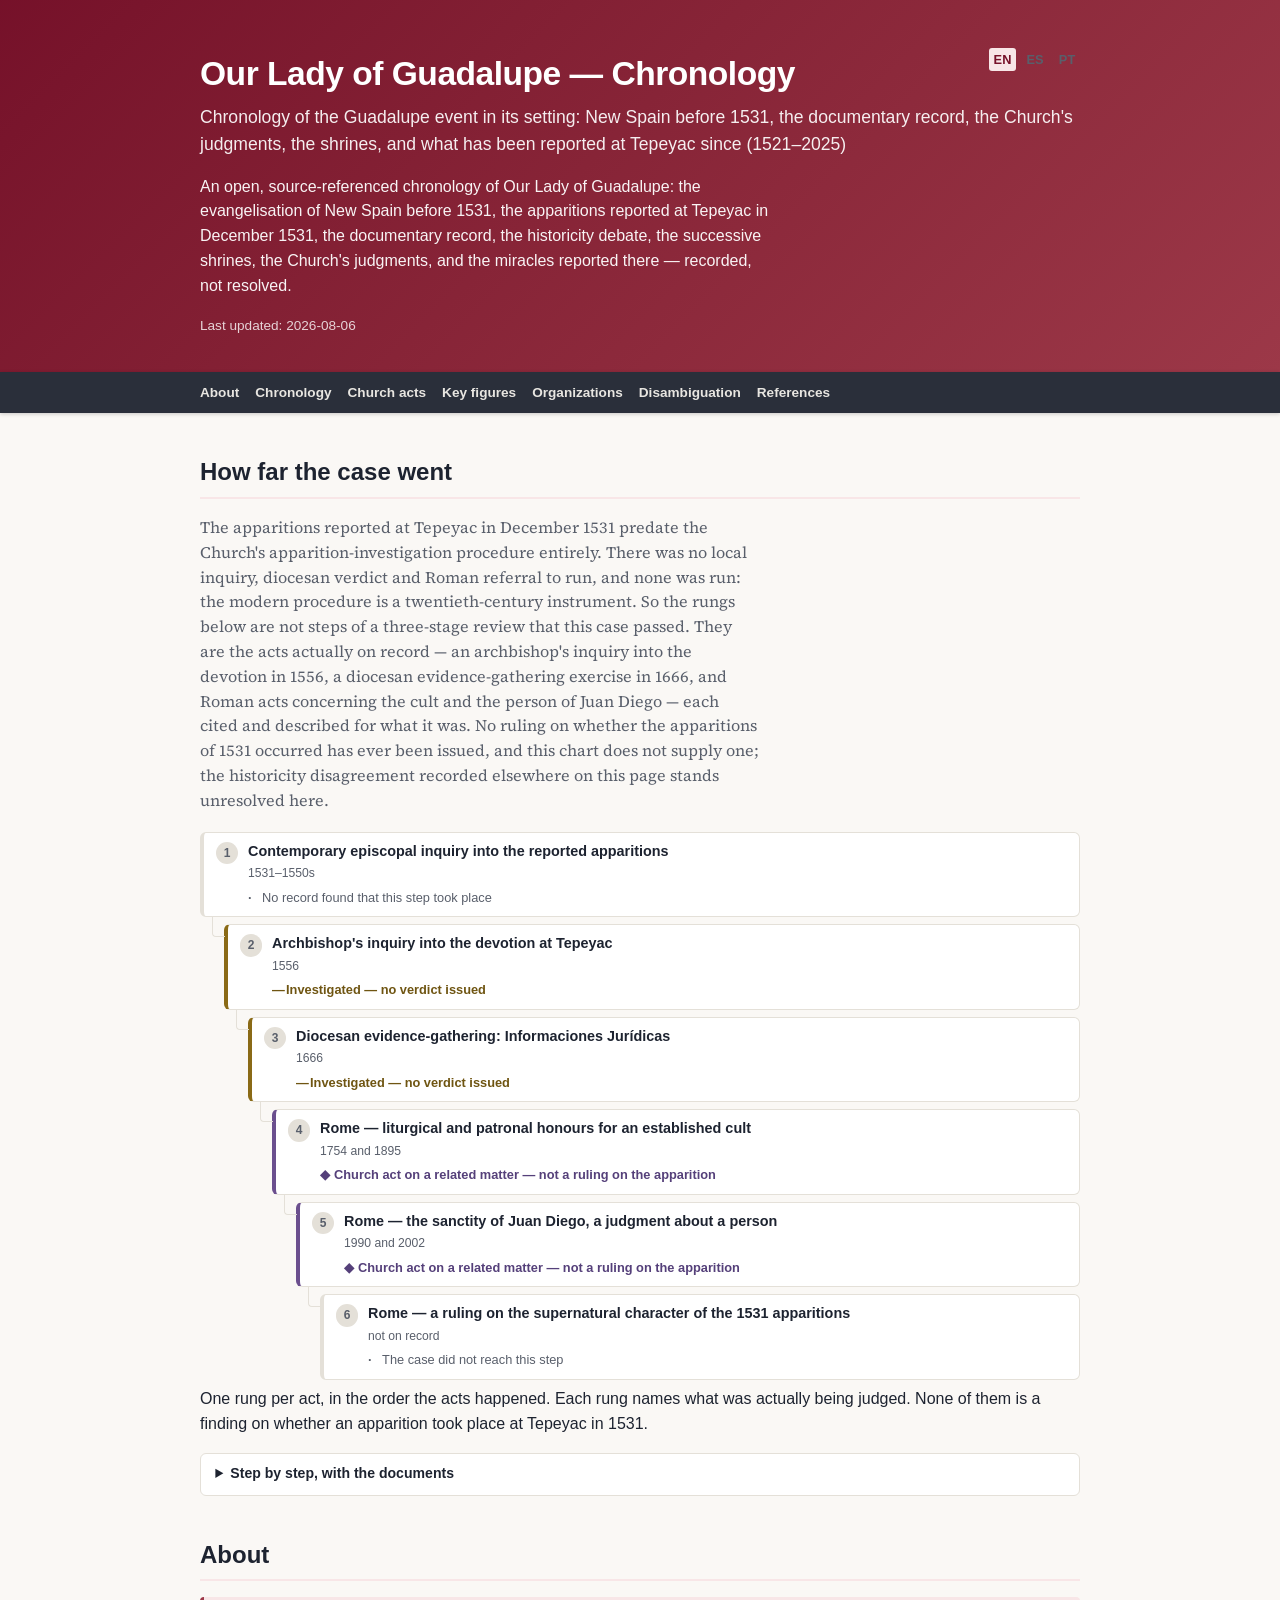
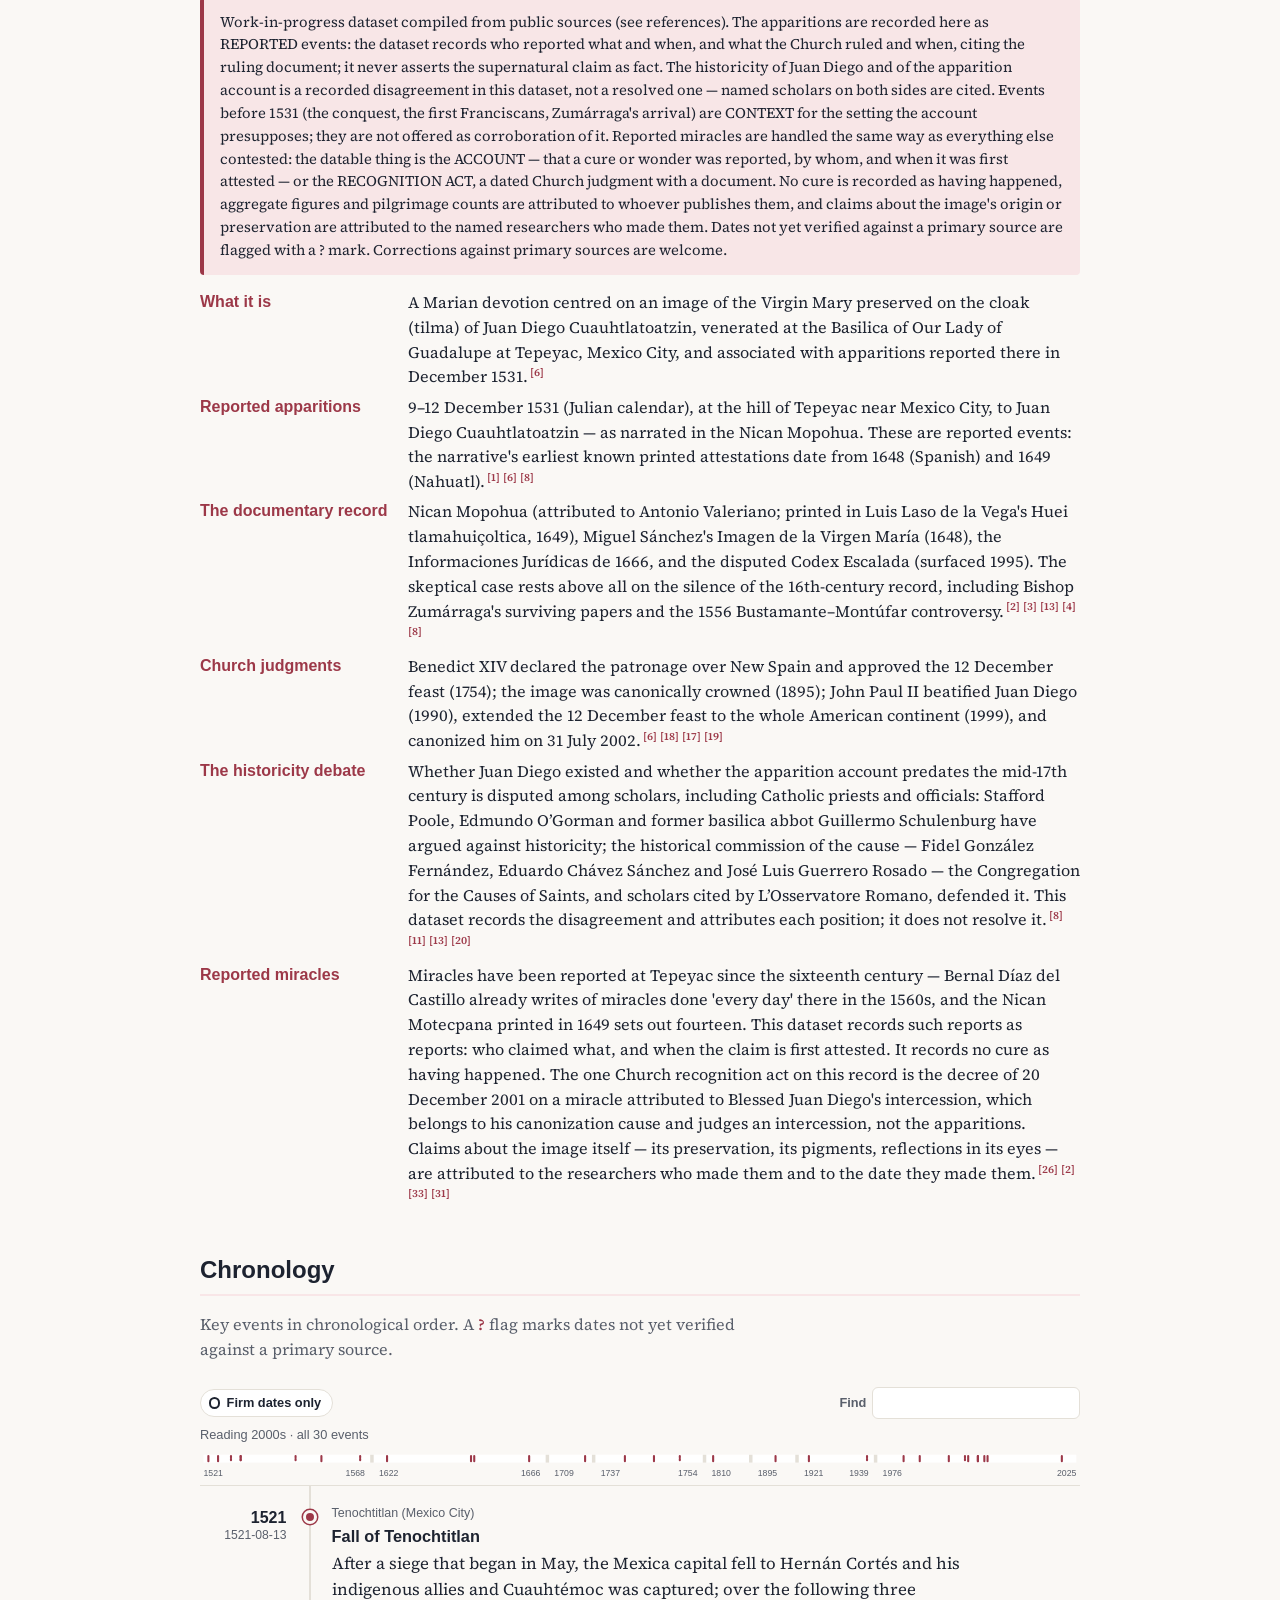
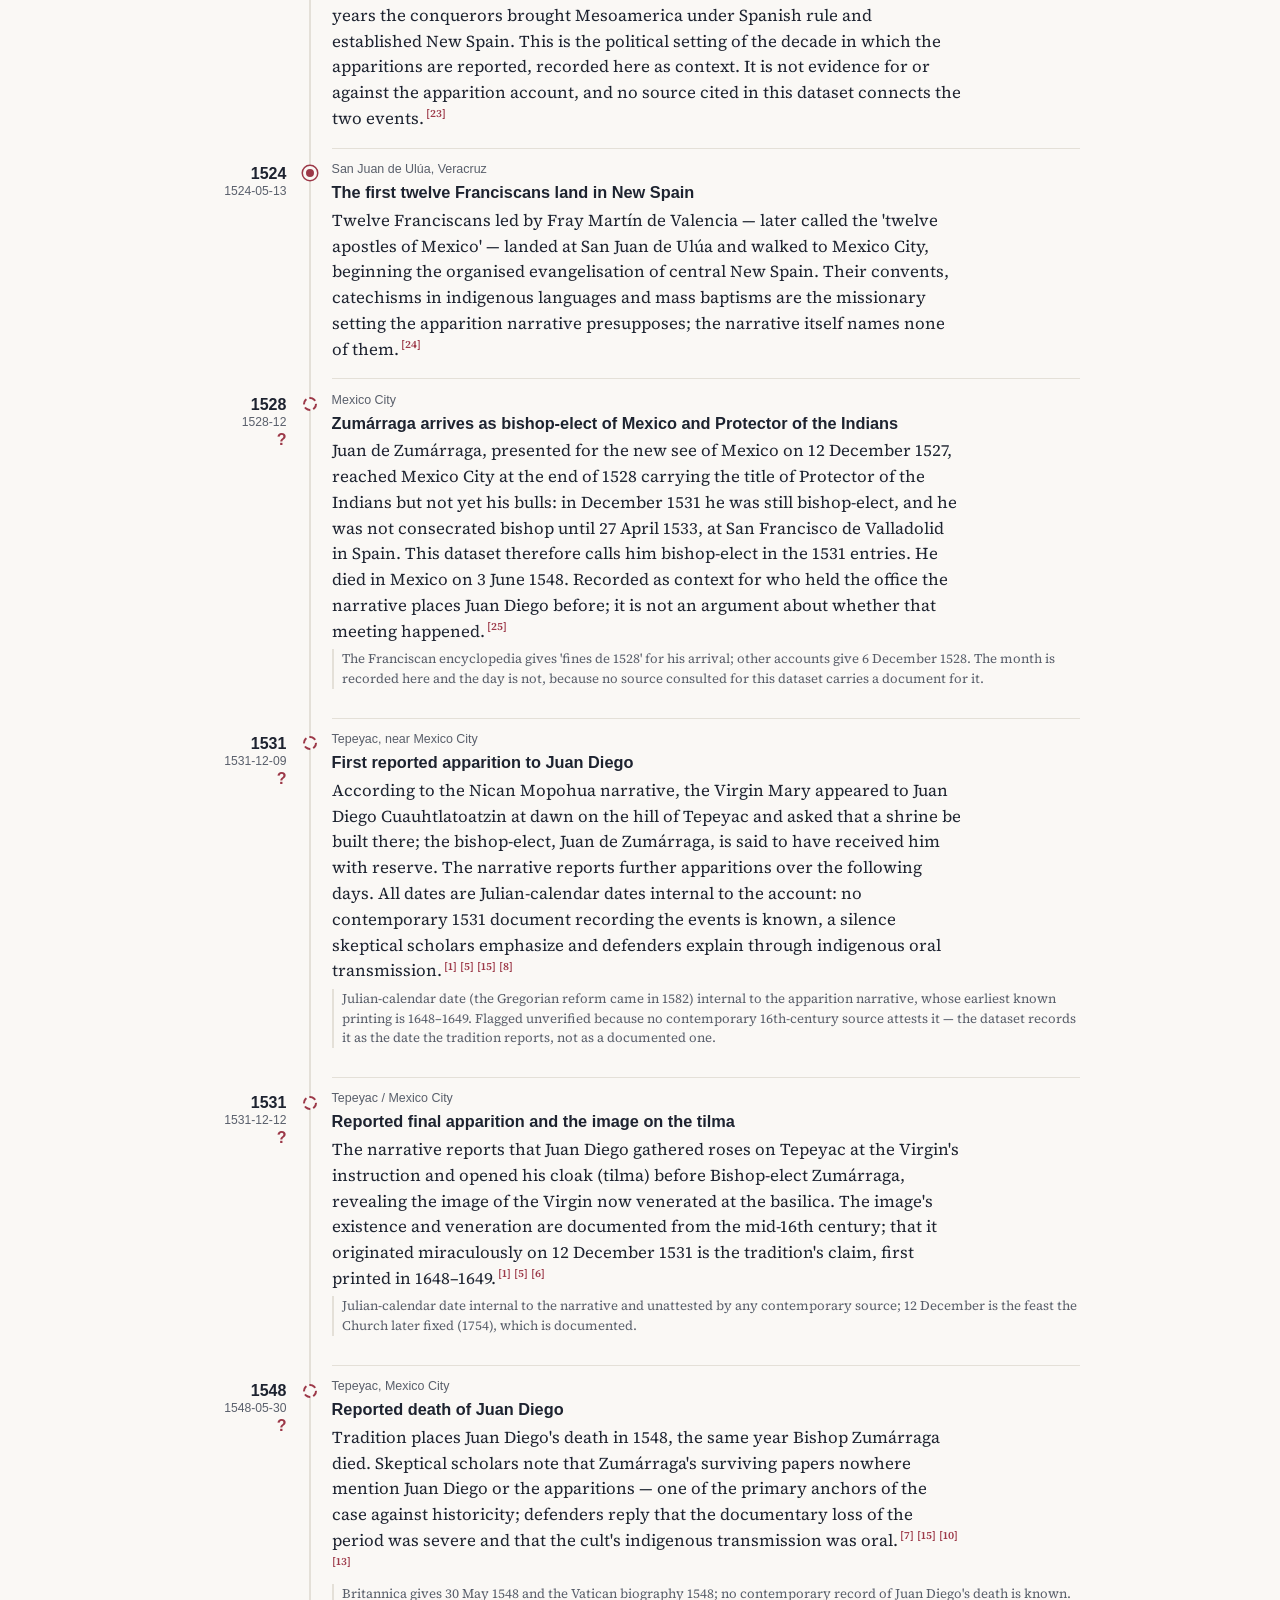
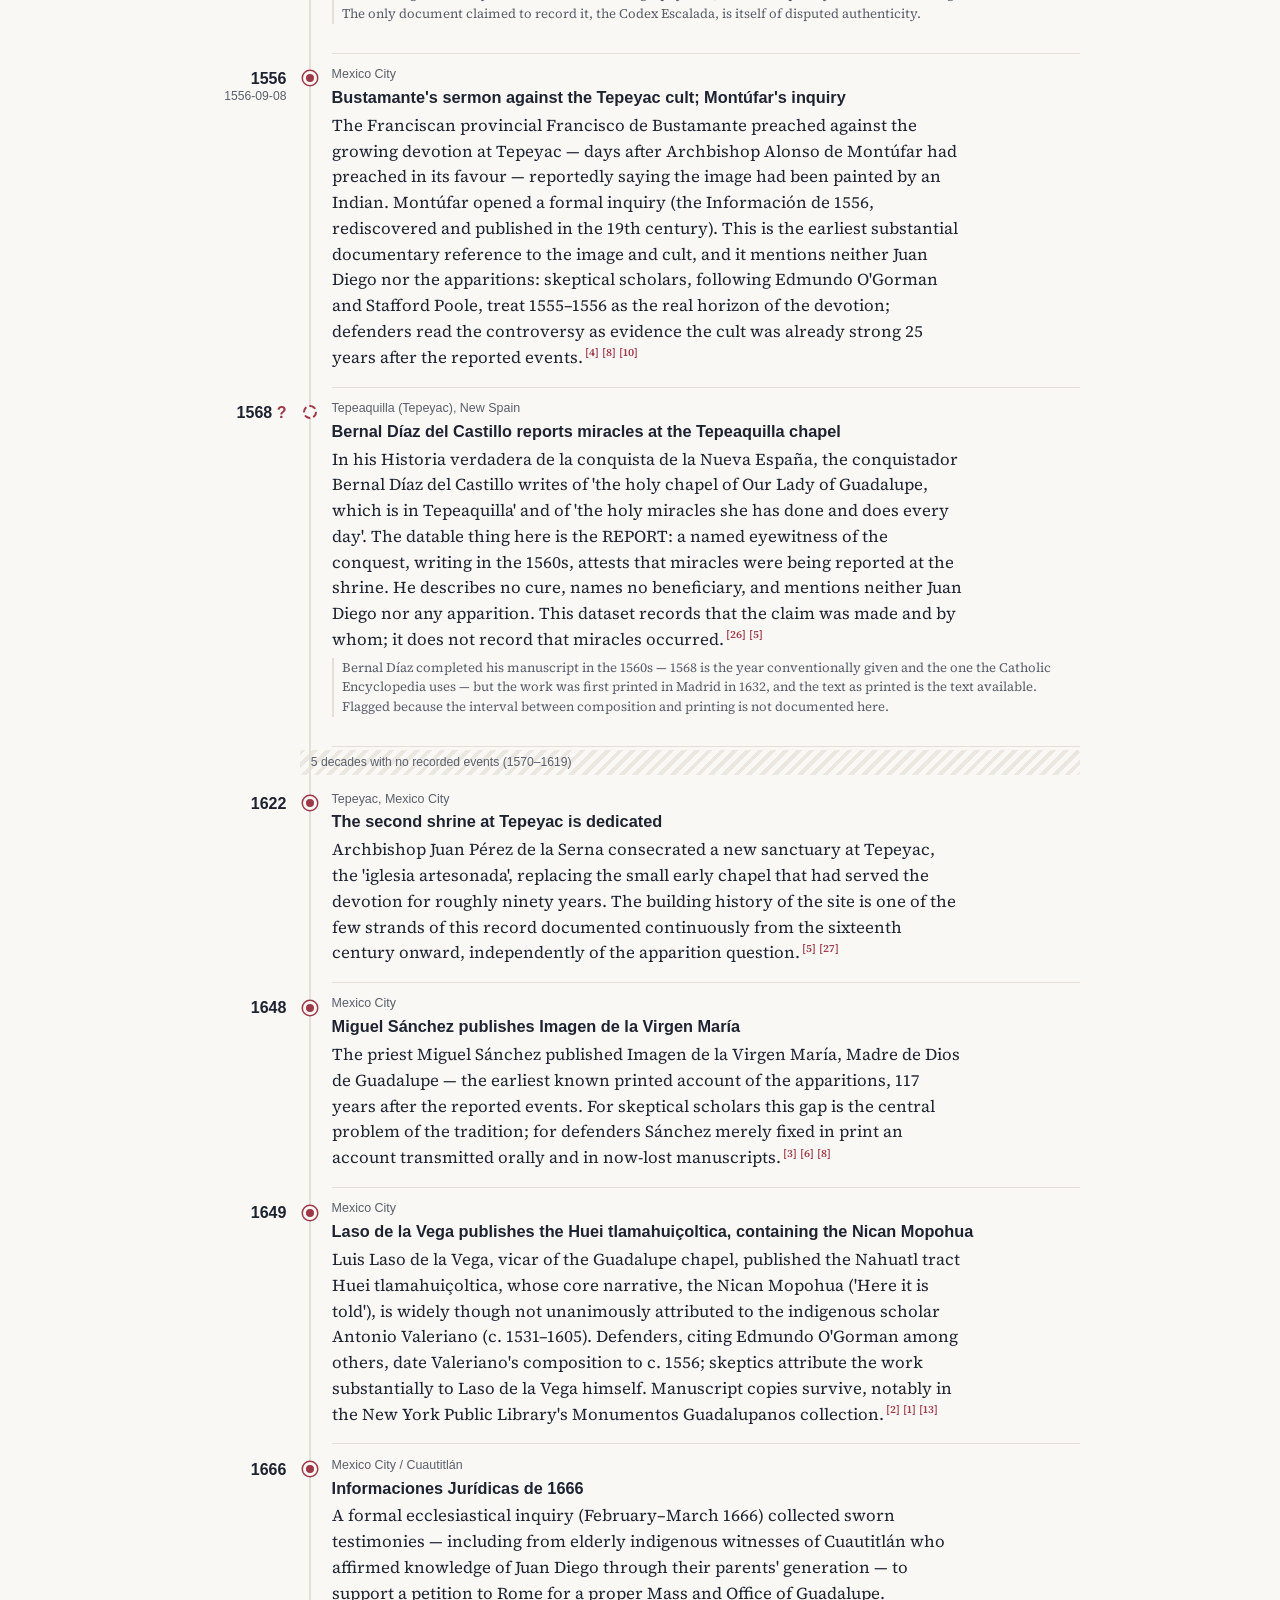
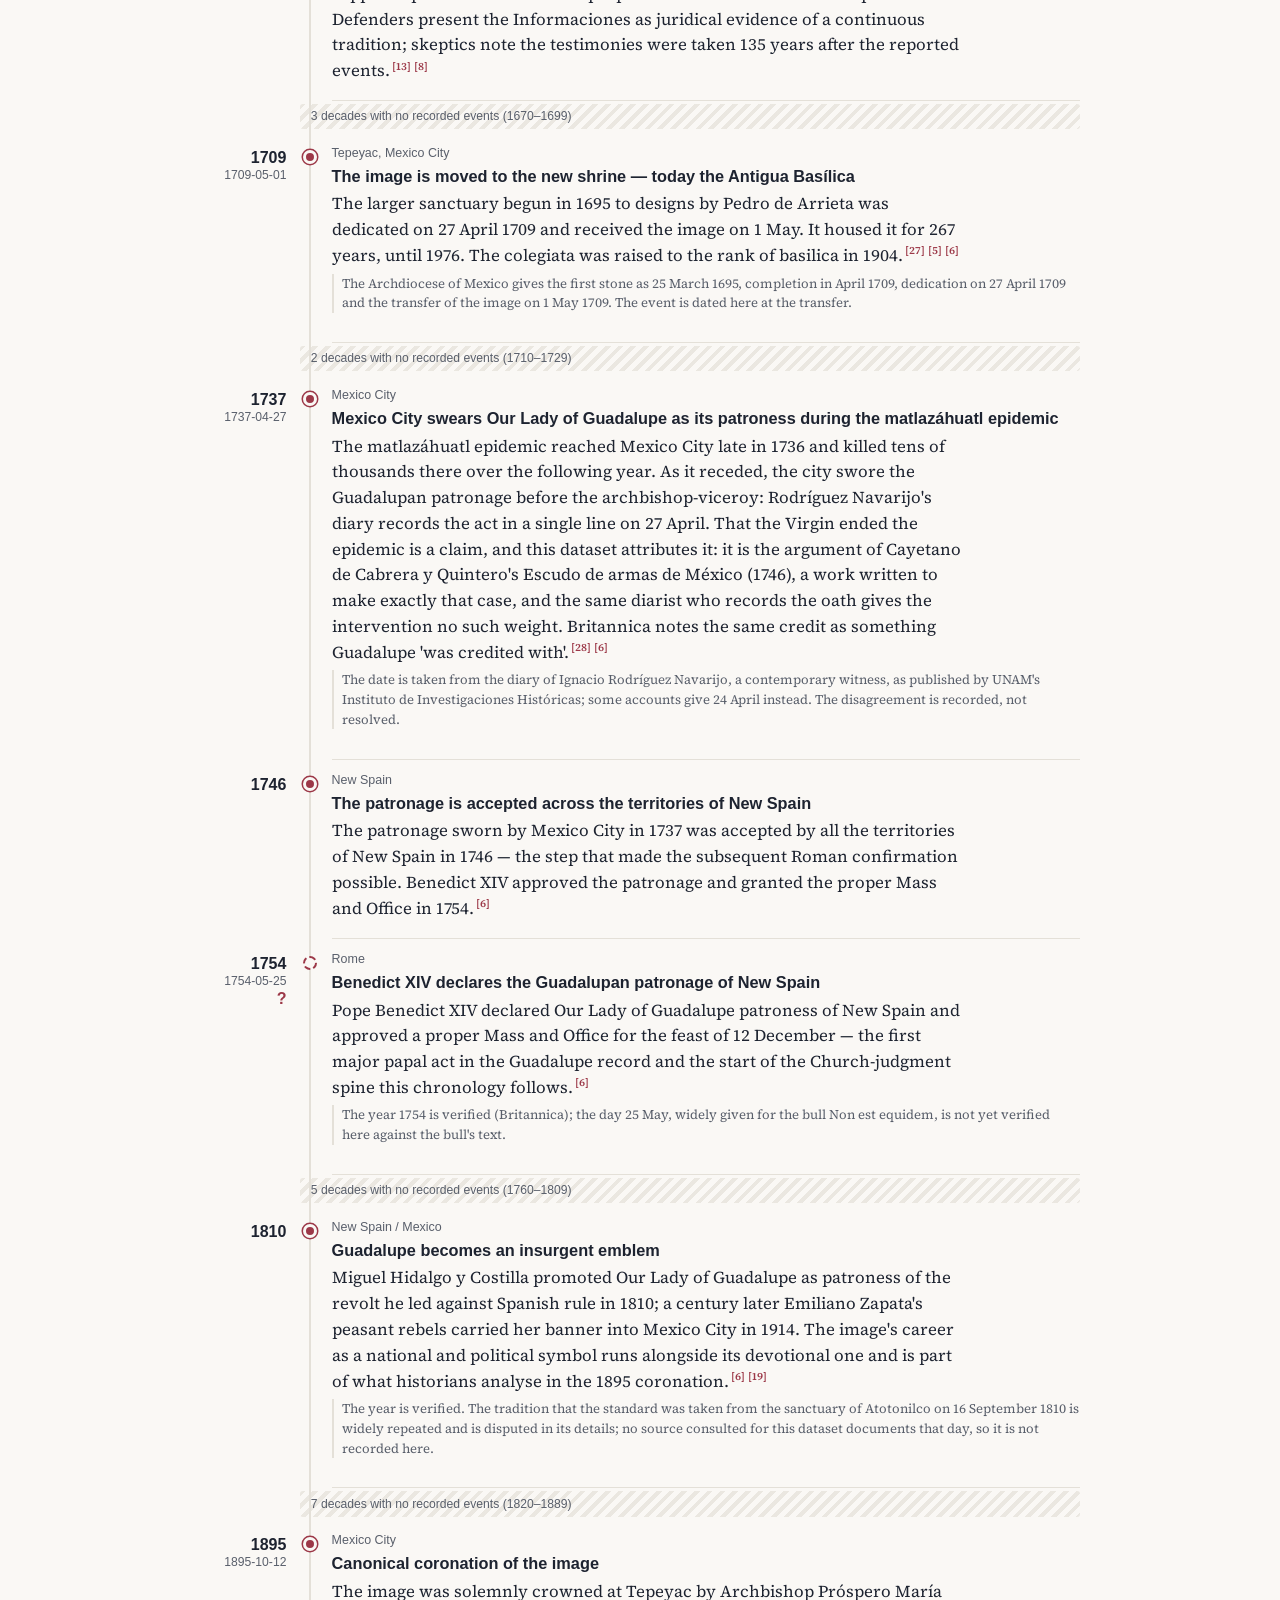
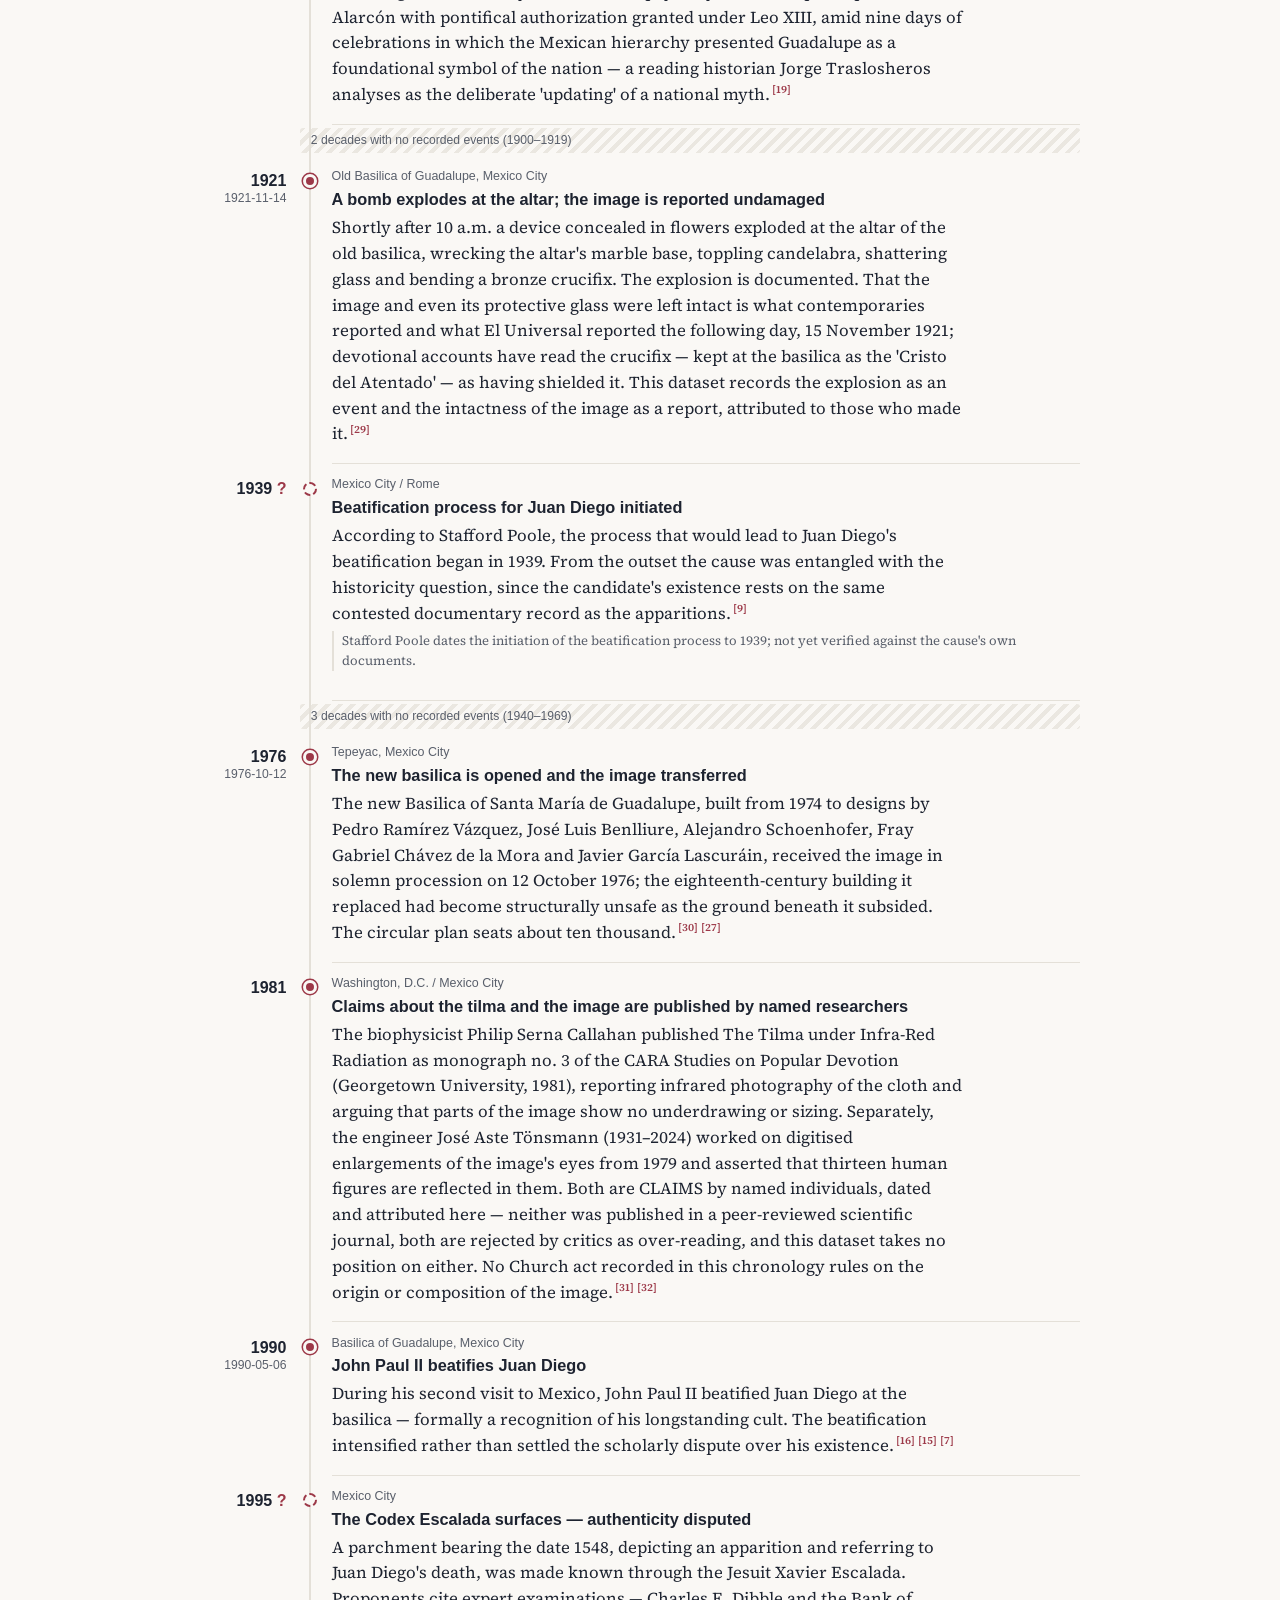
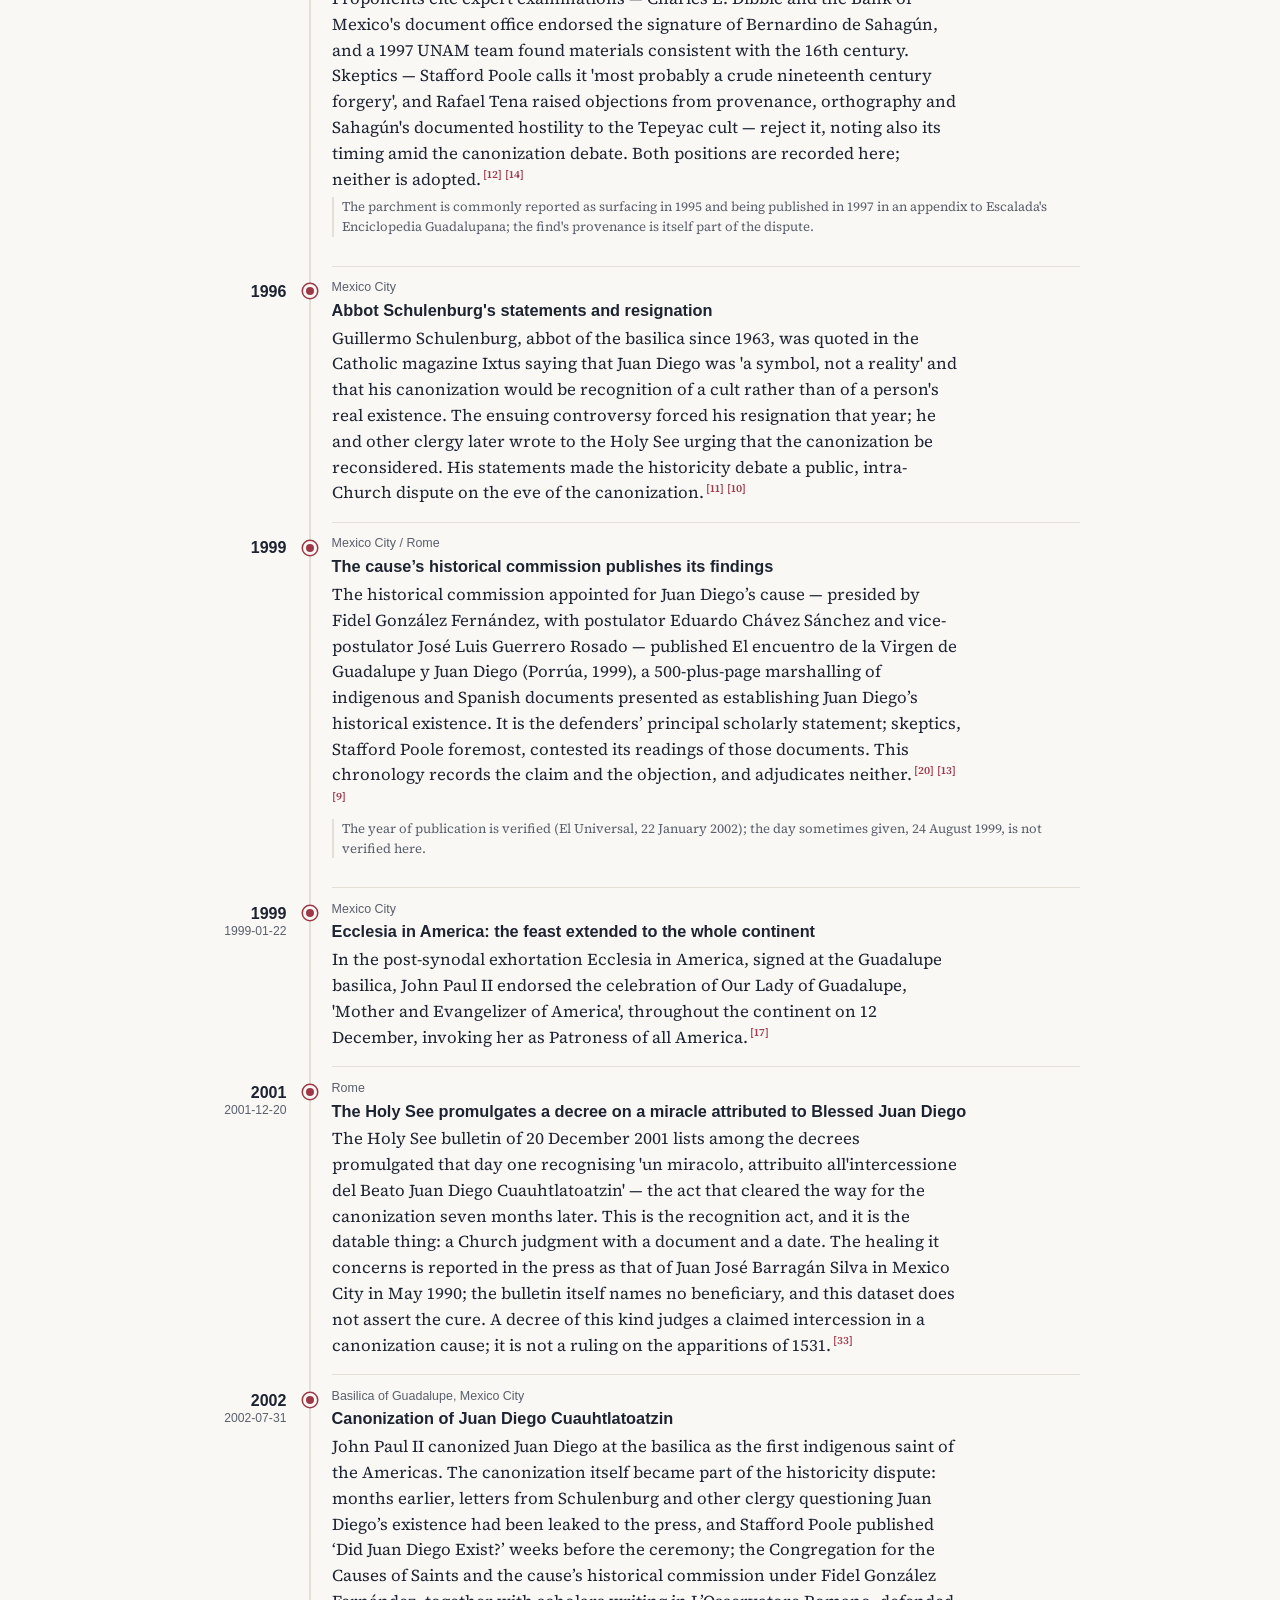
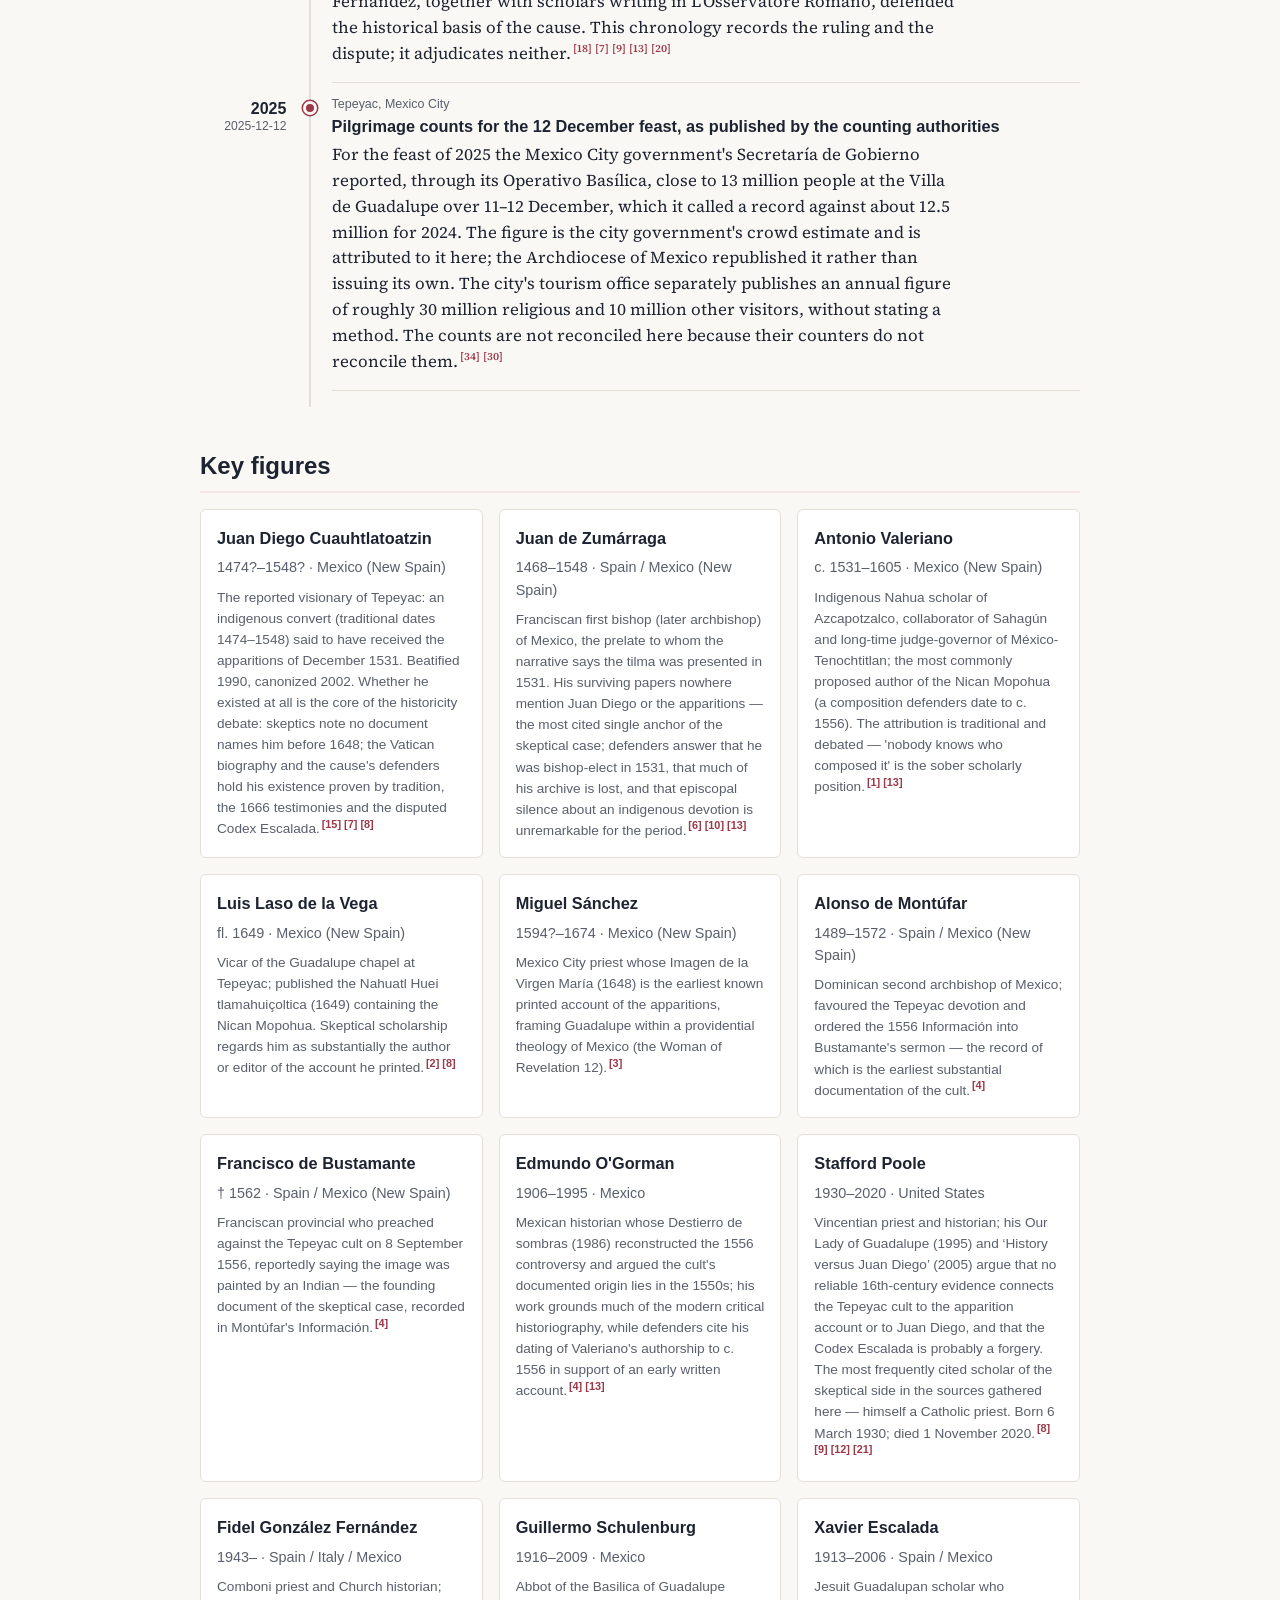
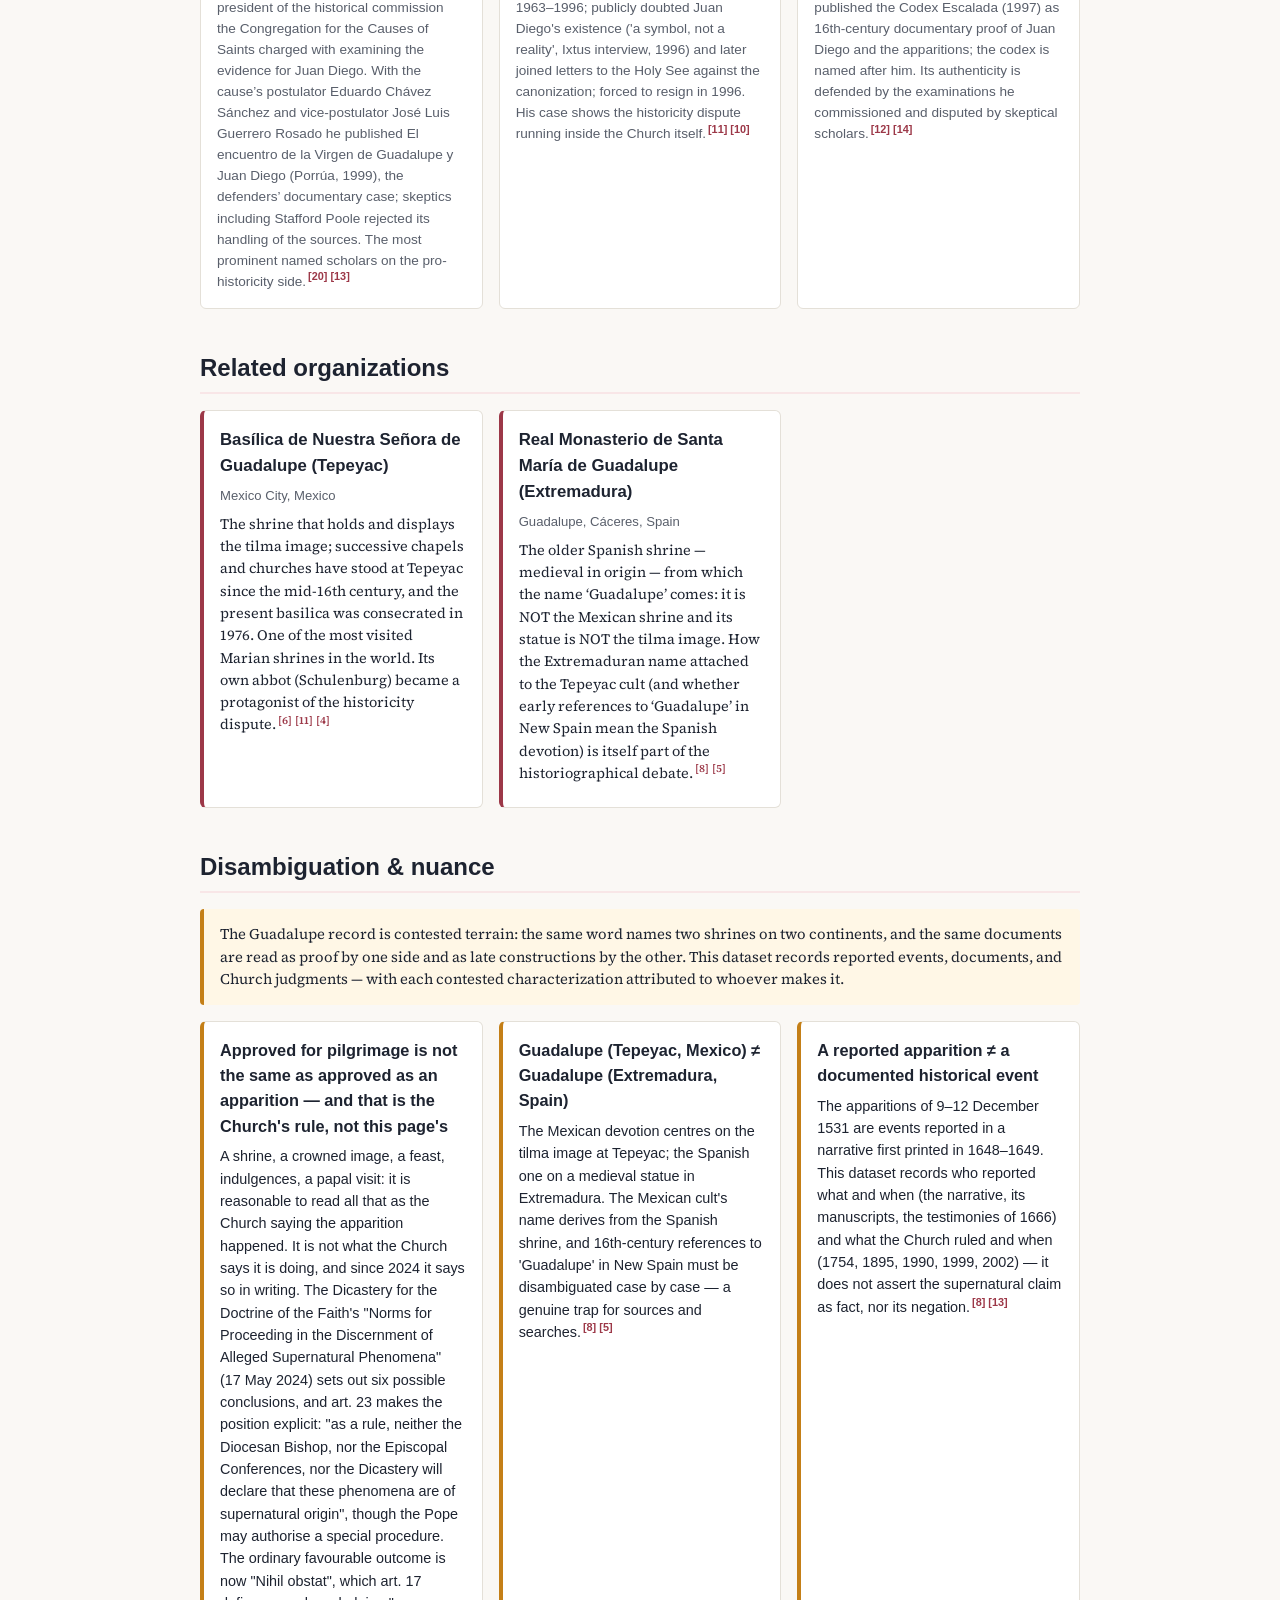
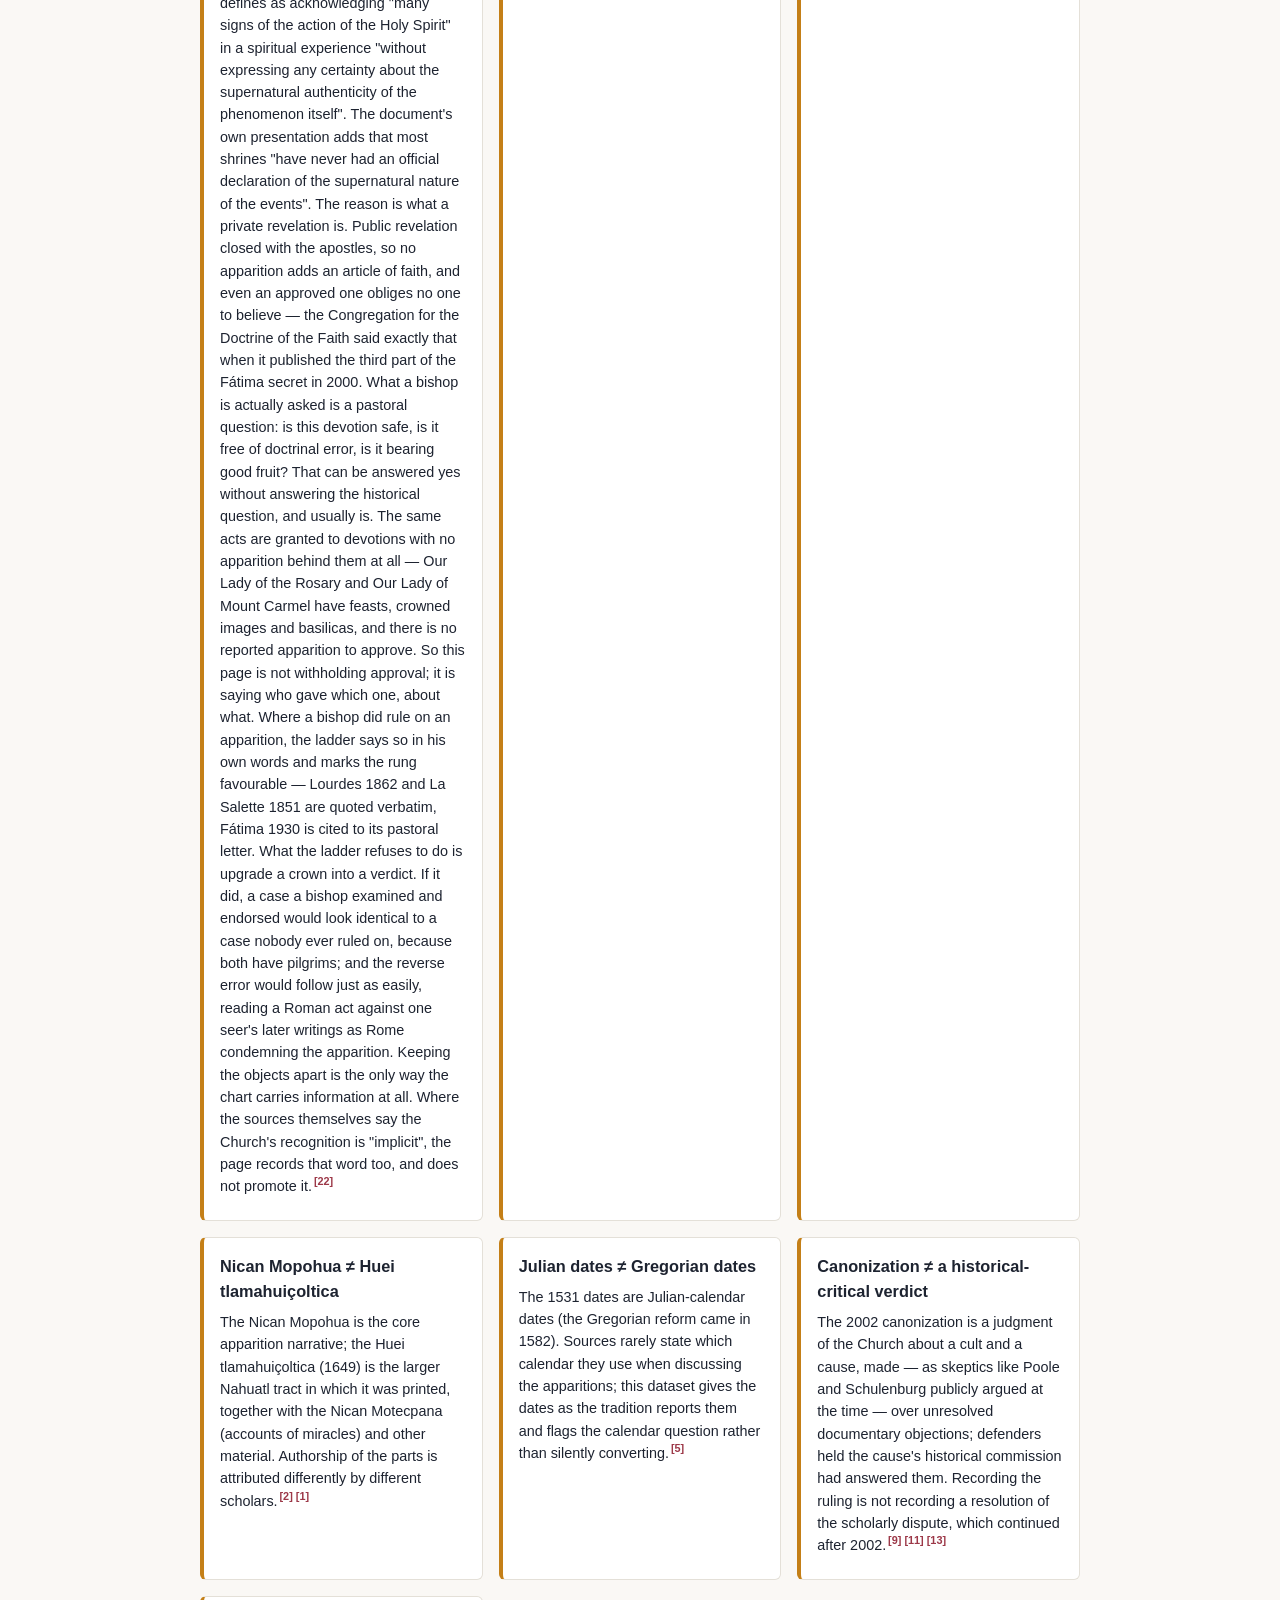
<file: docs/index.html>
<!DOCTYPE html>
<html lang="en">
<head>
  <meta charset="utf-8">
  <link rel="canonical" href="https://cronologia.github.io/guadalupe/en/">
  <link rel="alternate" hreflang="en" href="https://cronologia.github.io/guadalupe/en/">
  <link rel="alternate" hreflang="es" href="https://cronologia.github.io/guadalupe/es/">
  <link rel="alternate" hreflang="pt" href="https://cronologia.github.io/guadalupe/pt/">
  <link rel="alternate" hreflang="x-default" href="https://cronologia.github.io/guadalupe/en/">
  <script>
    (function () {
      var supported = ["en","es","pt"];
      var stored = null; try { stored = localStorage.getItem('lang'); } catch (e) {}
      var nav = (navigator.language || 'en').slice(0, 2).toLowerCase();
      var pick = supported.indexOf(stored) >= 0 ? stored : (supported.indexOf(nav) >= 0 ? nav : 'en');
      location.replace('./' + pick + '/');
    })();
  </script>
  <noscript><meta http-equiv="refresh" content="0; url=./en/"></noscript>
  <title>Cronologia</title>
</head>
<body><p>Redirecting… <a href="./en/">English</a> · <a href="./es/">Español</a> · <a href="./pt/">Português</a></p></body>
</html>
</file>
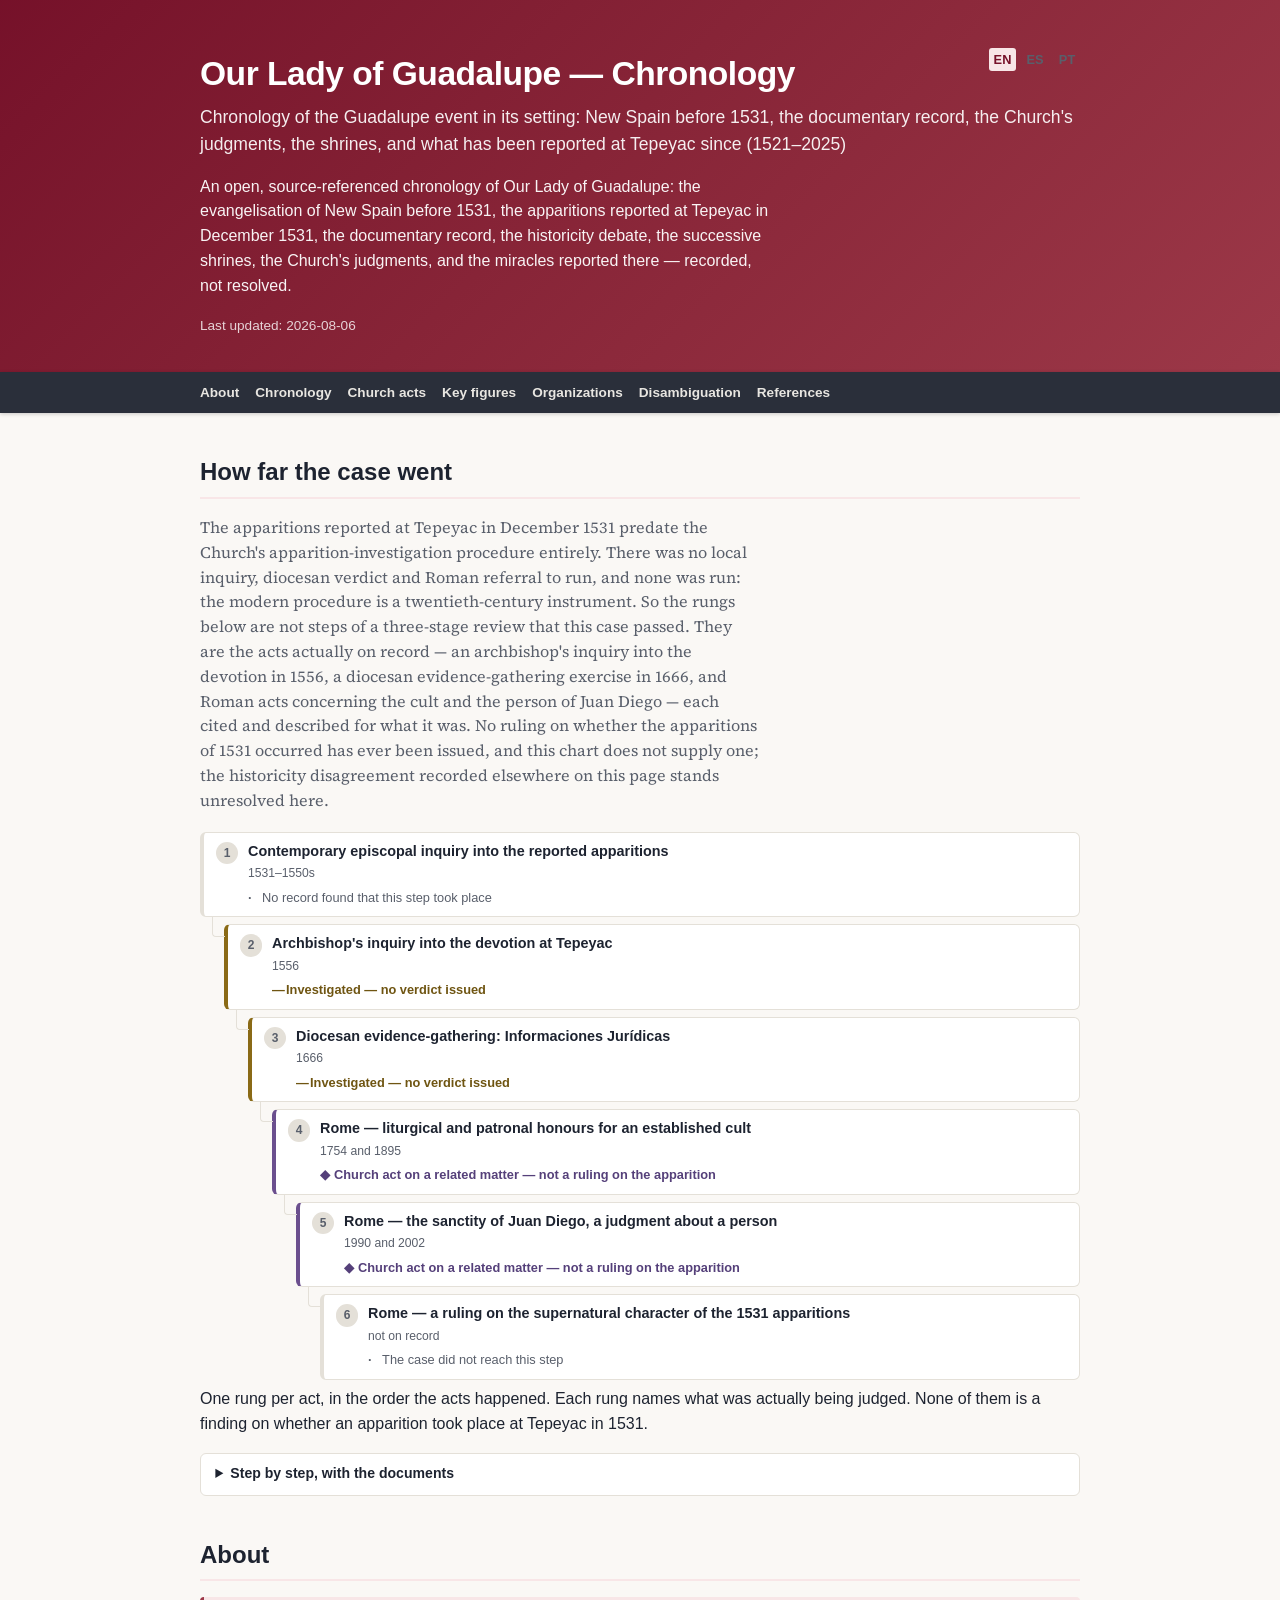
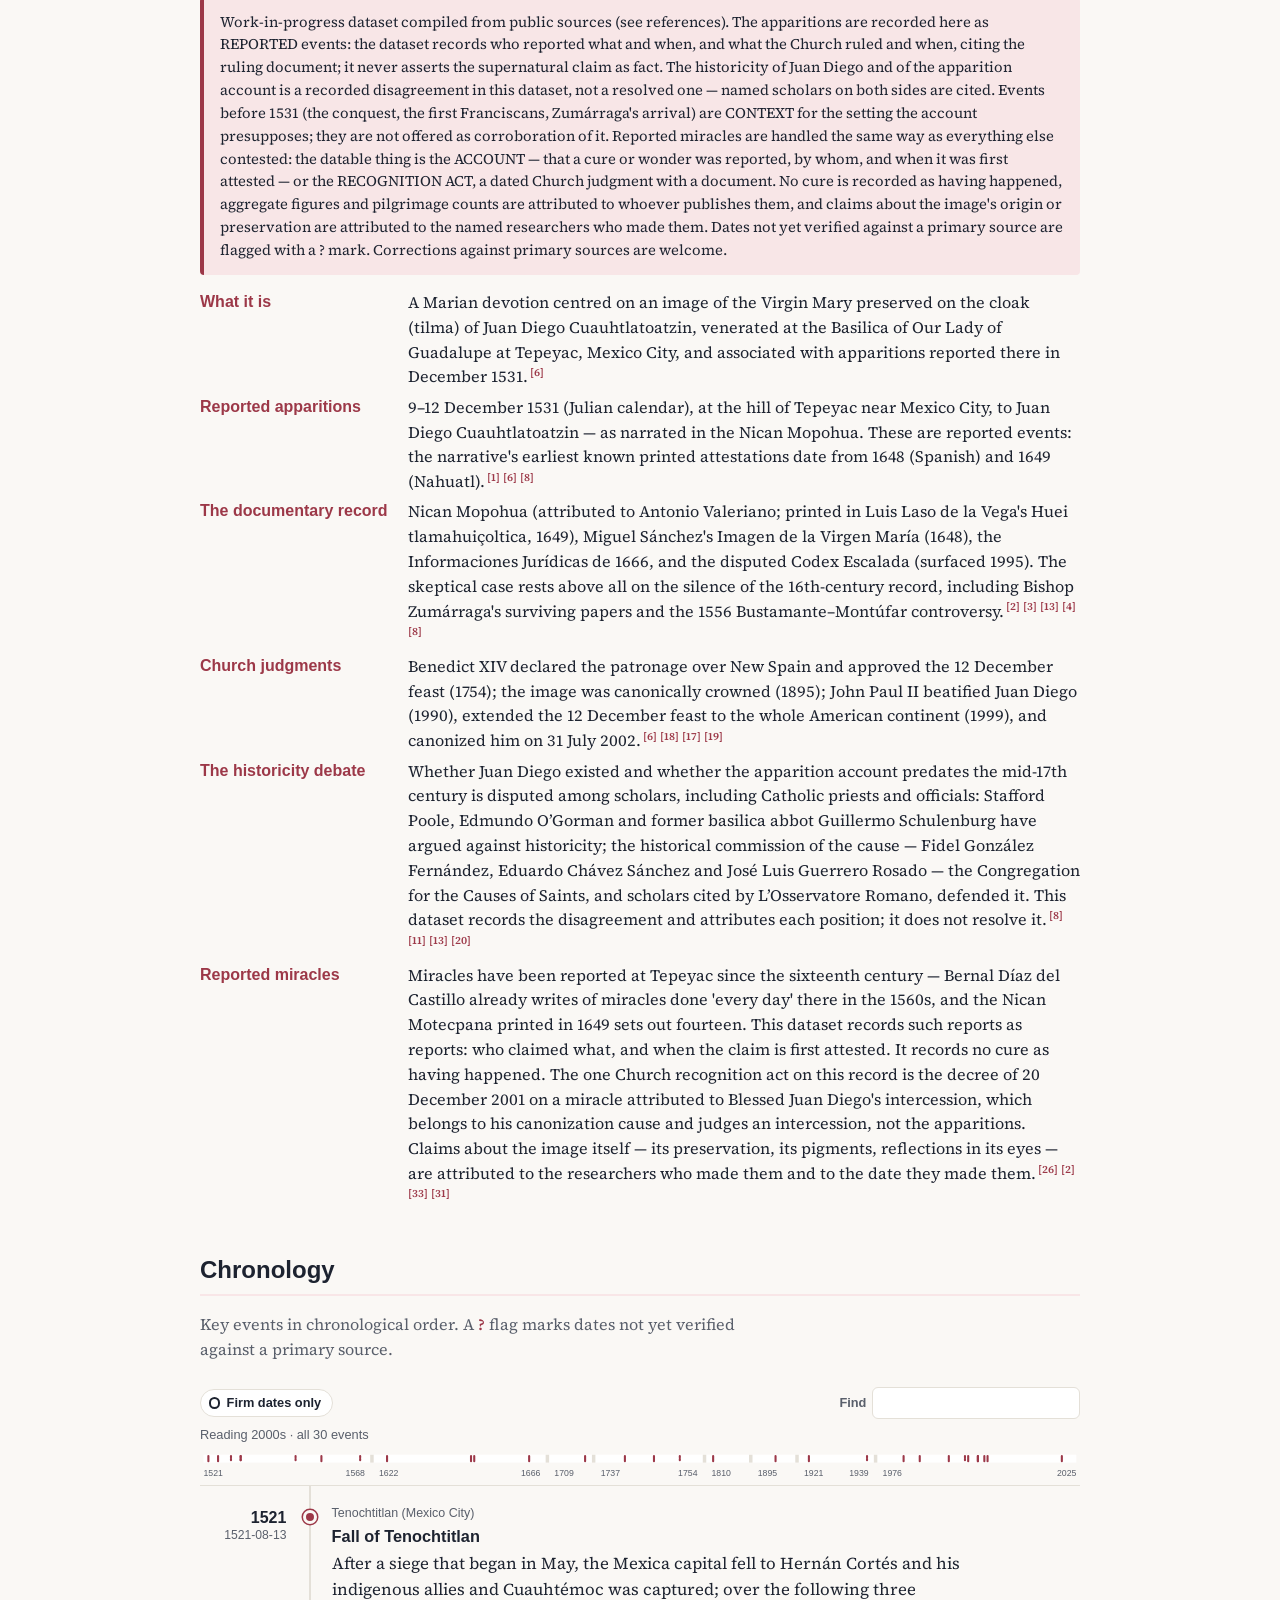
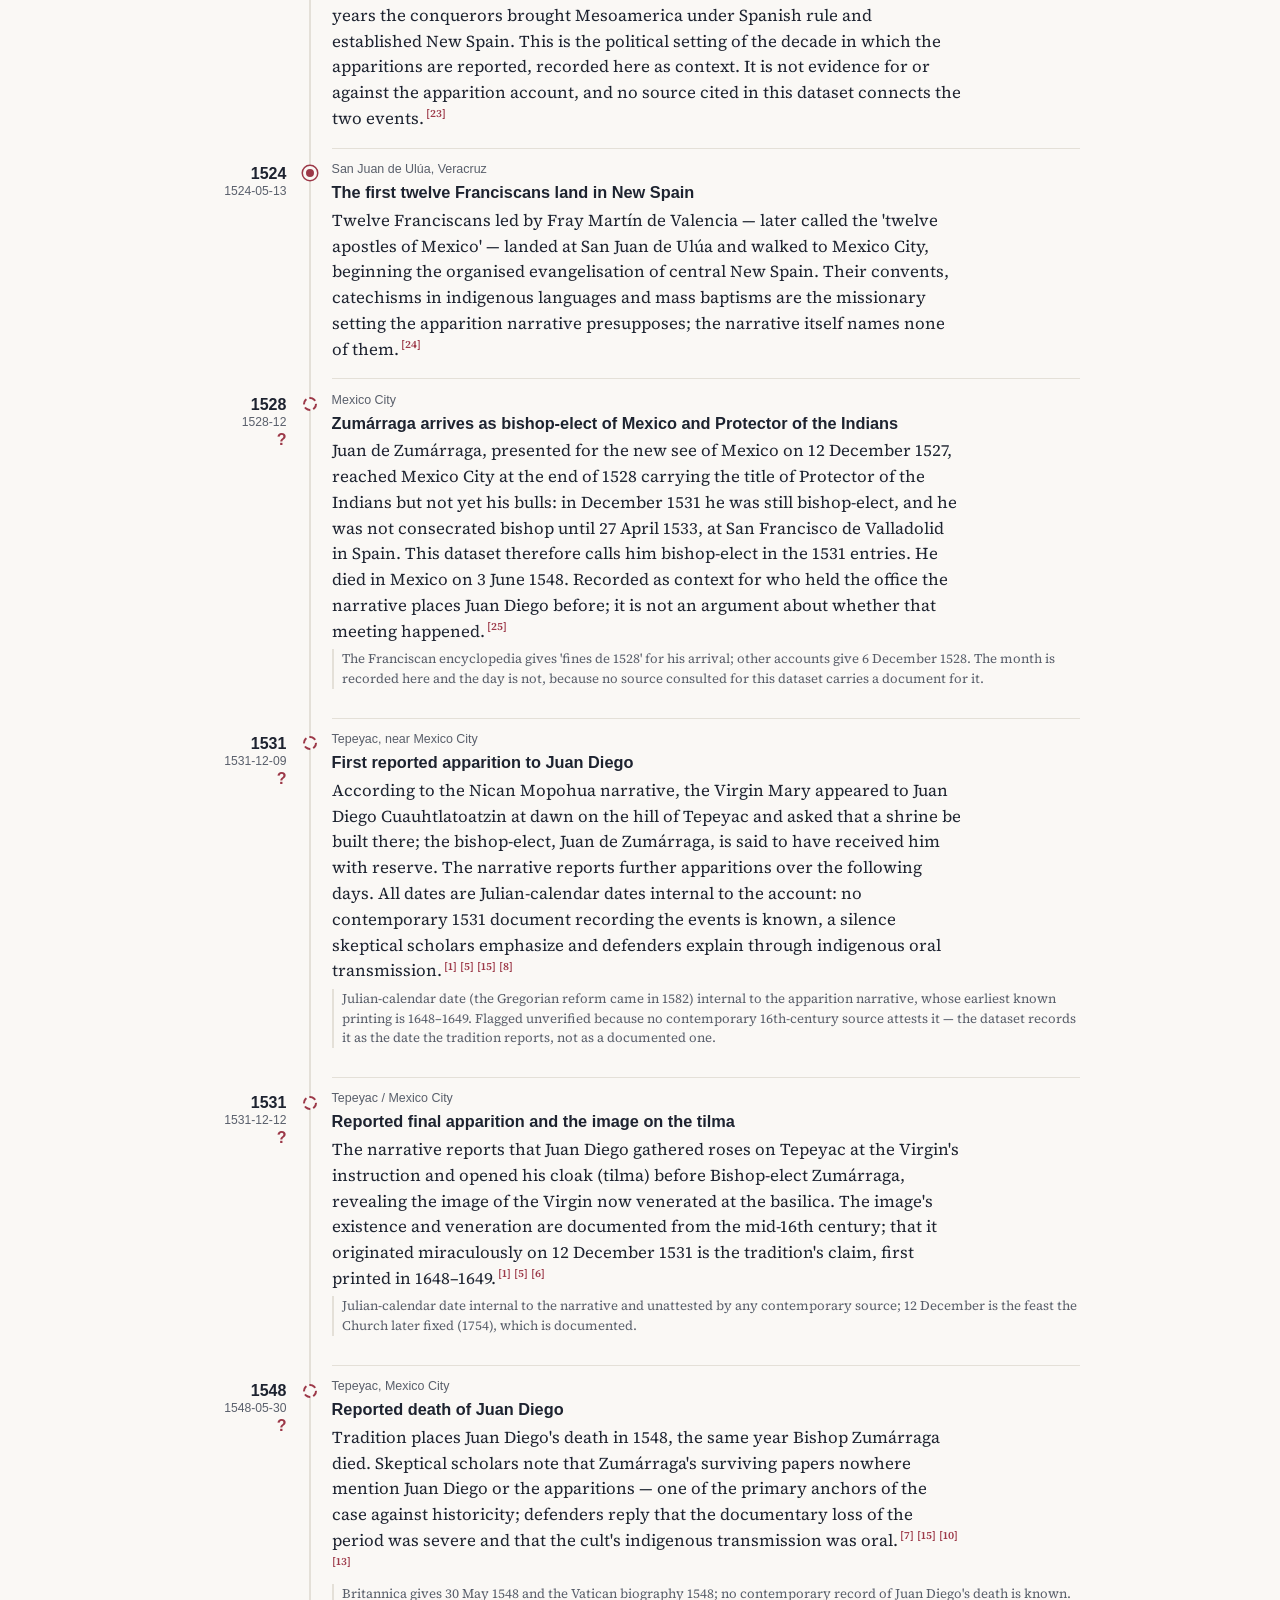
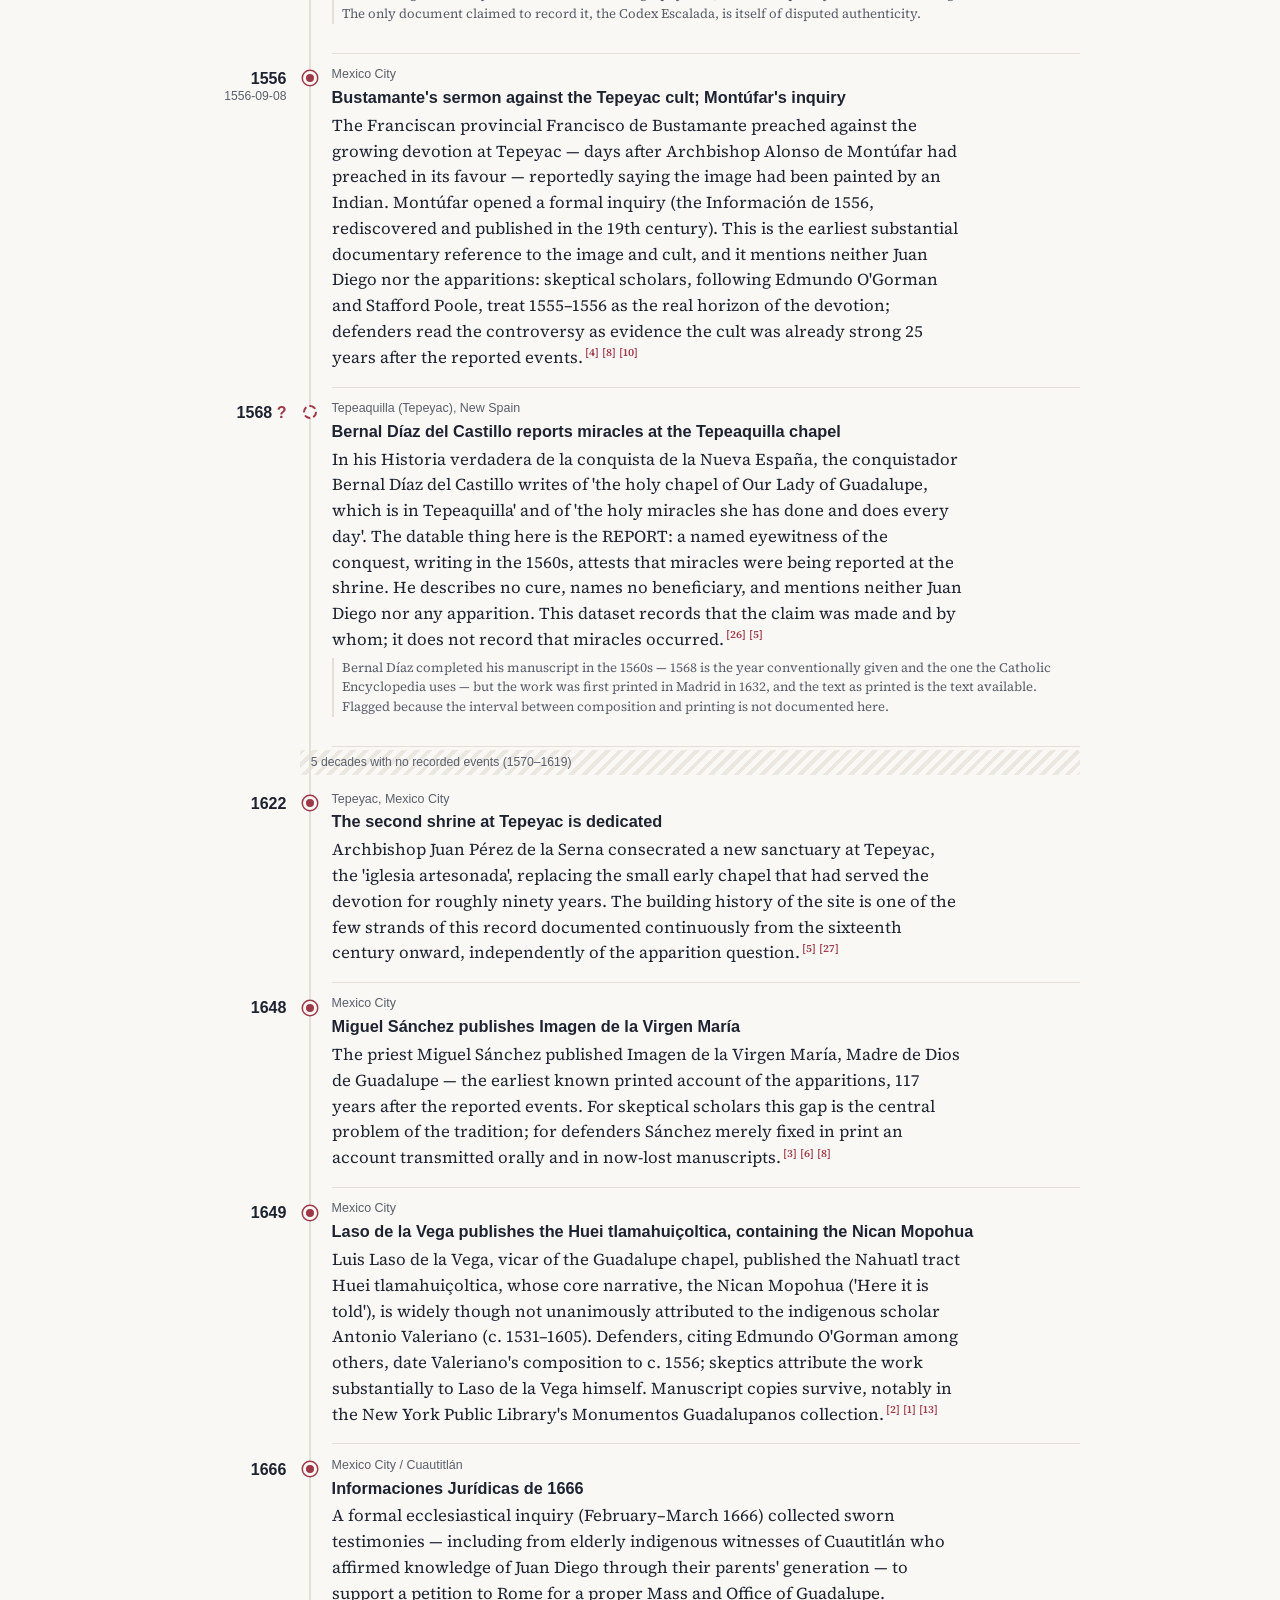
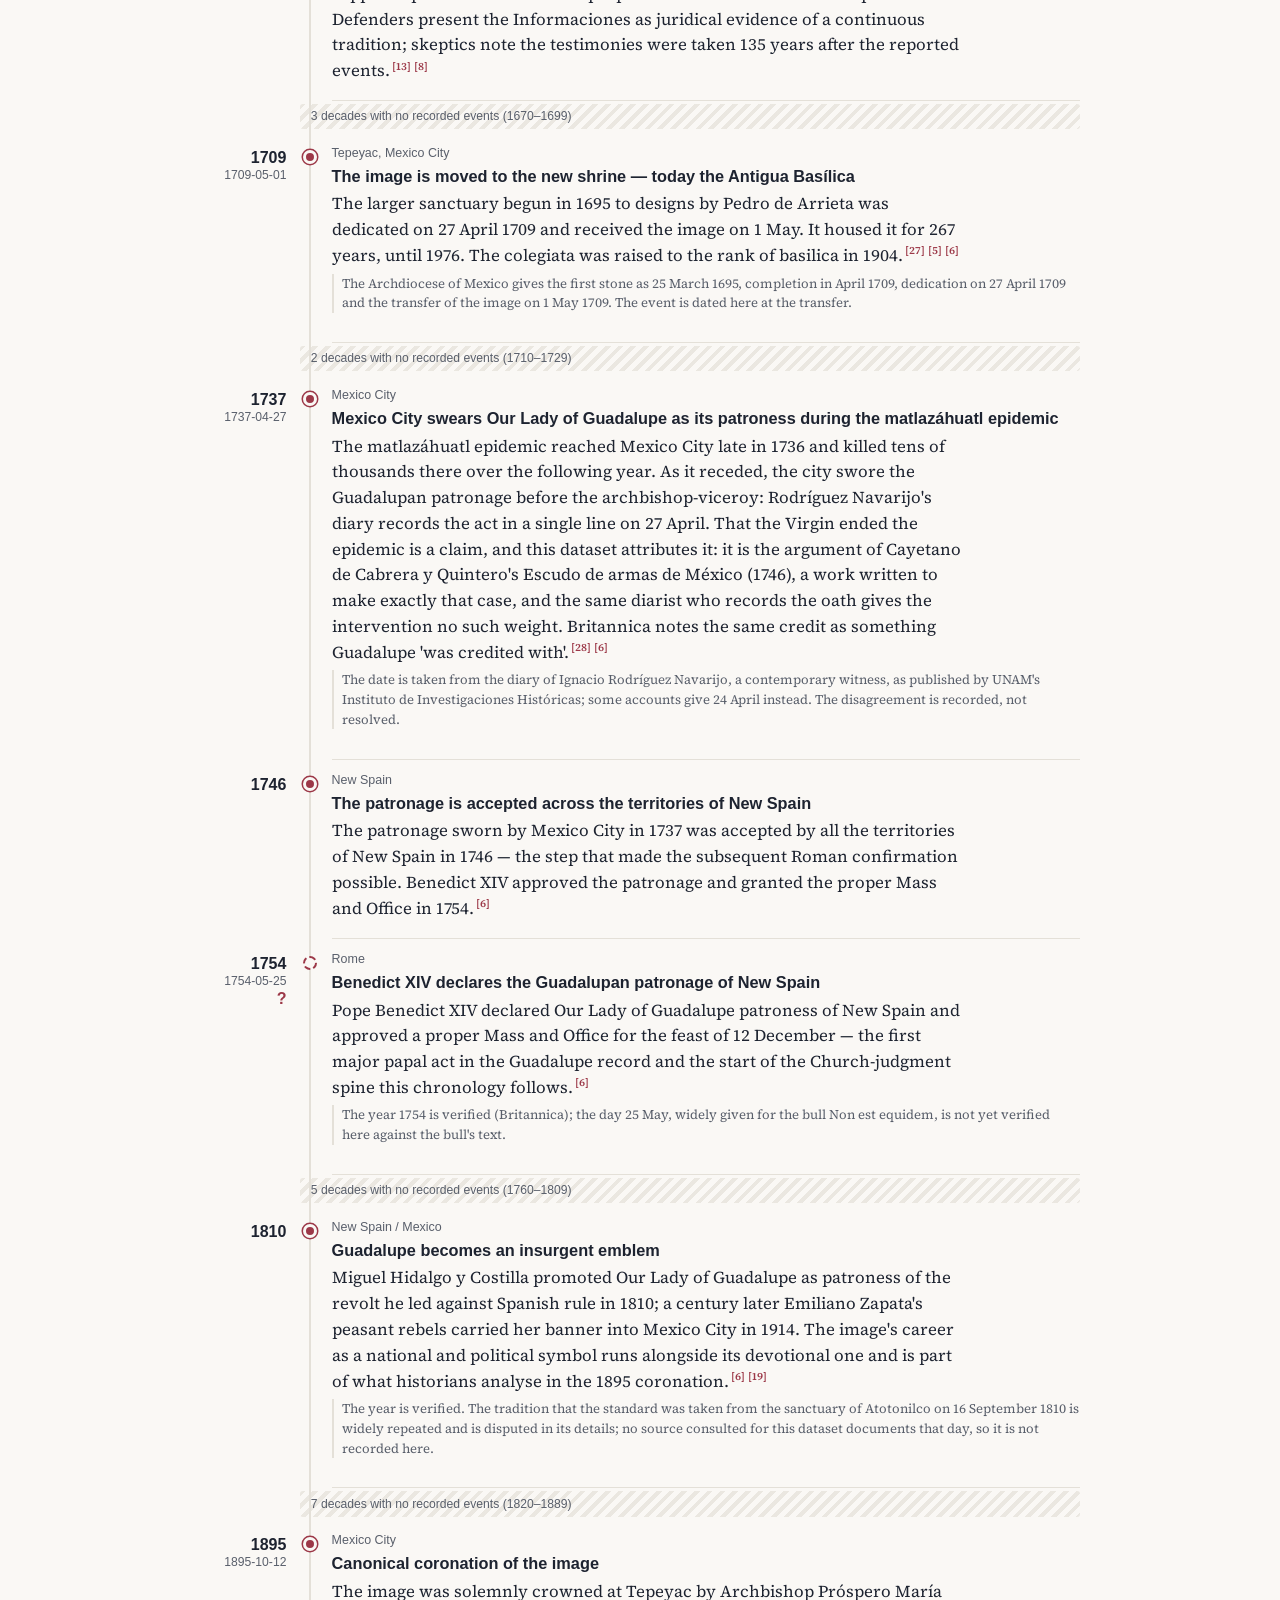
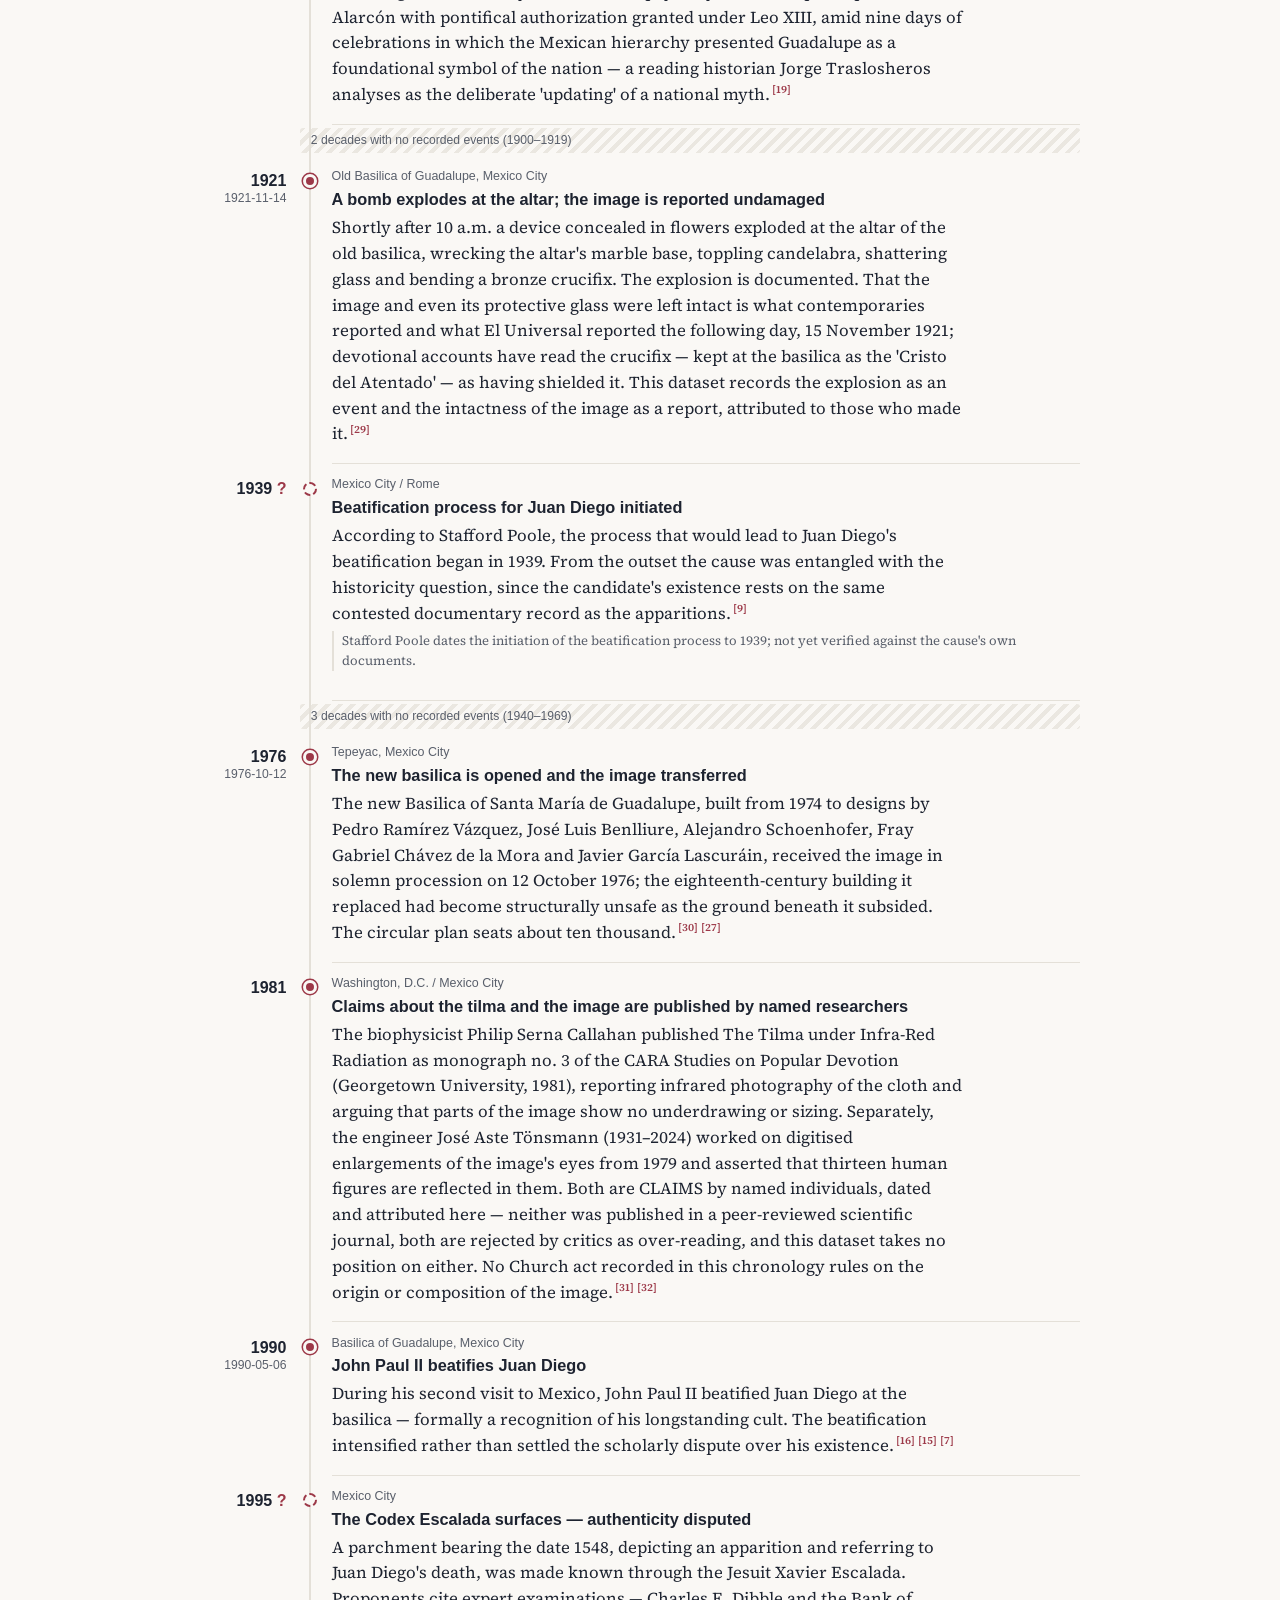
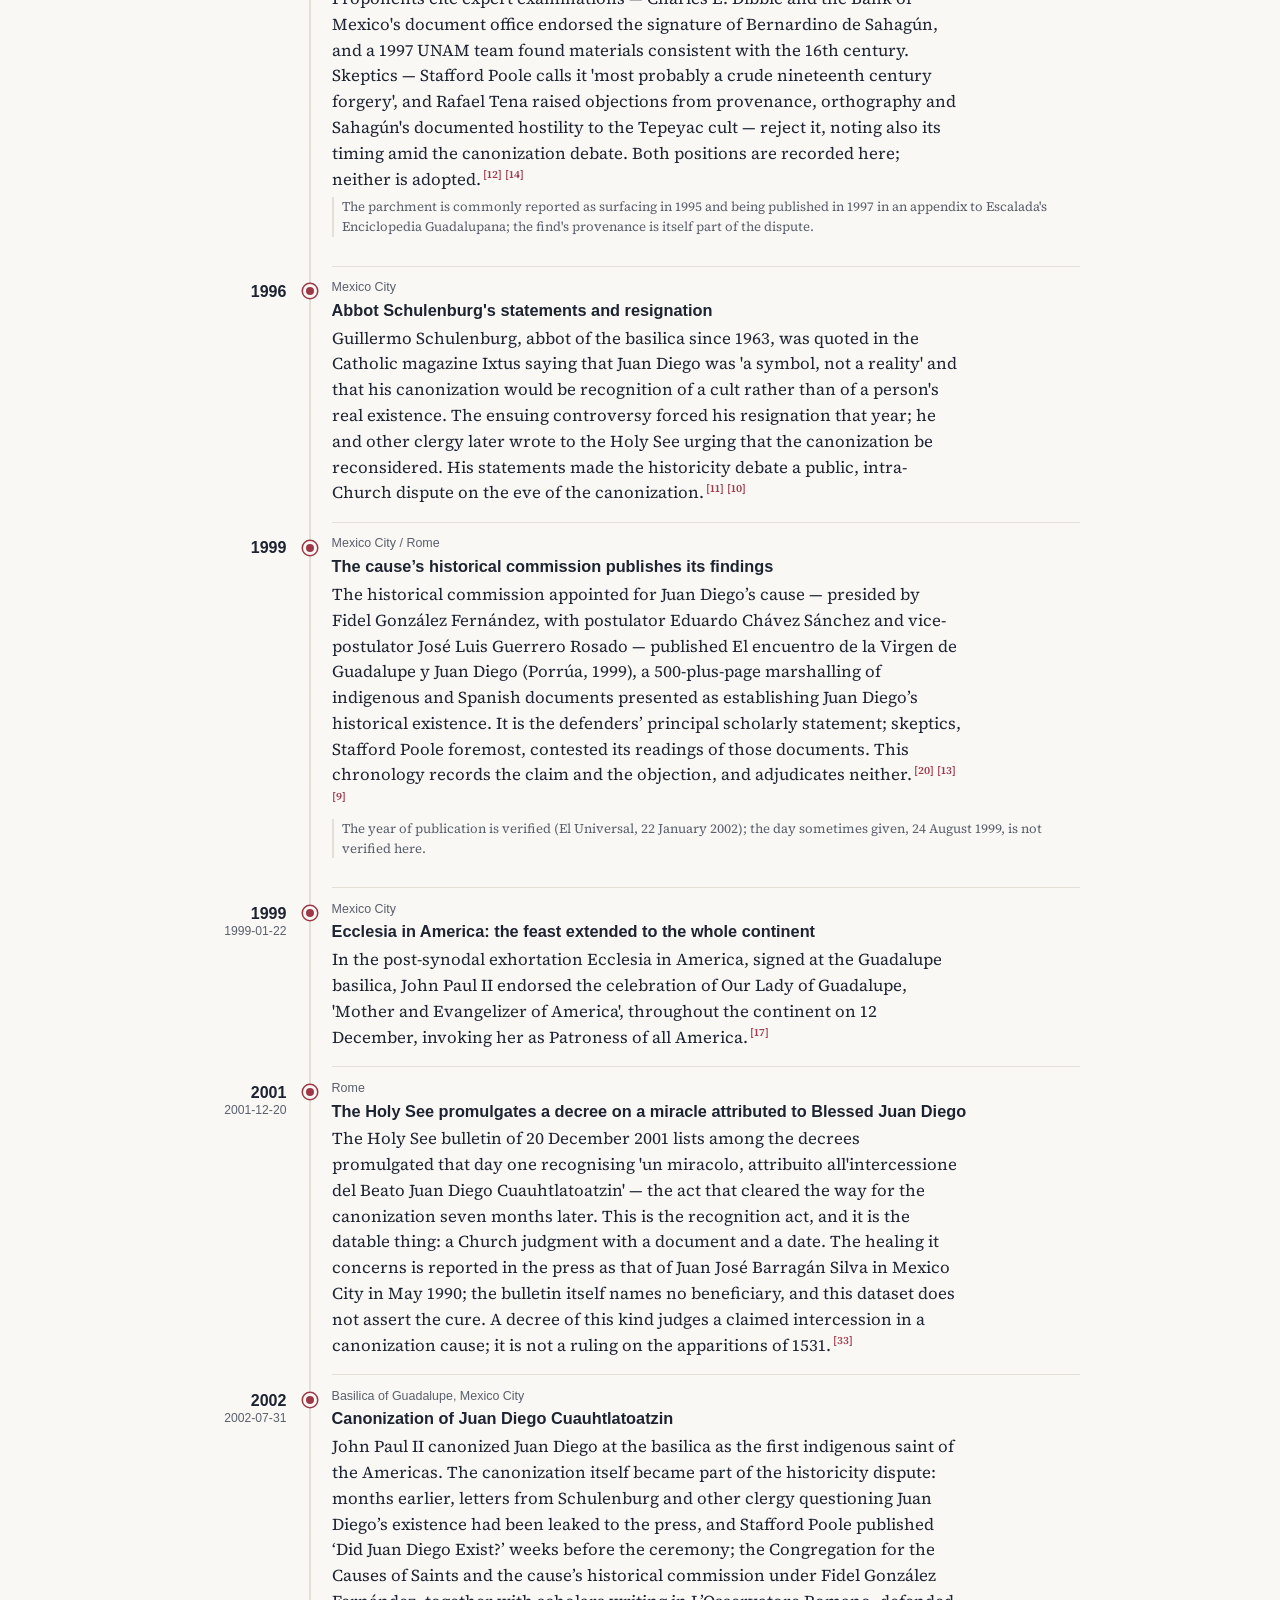
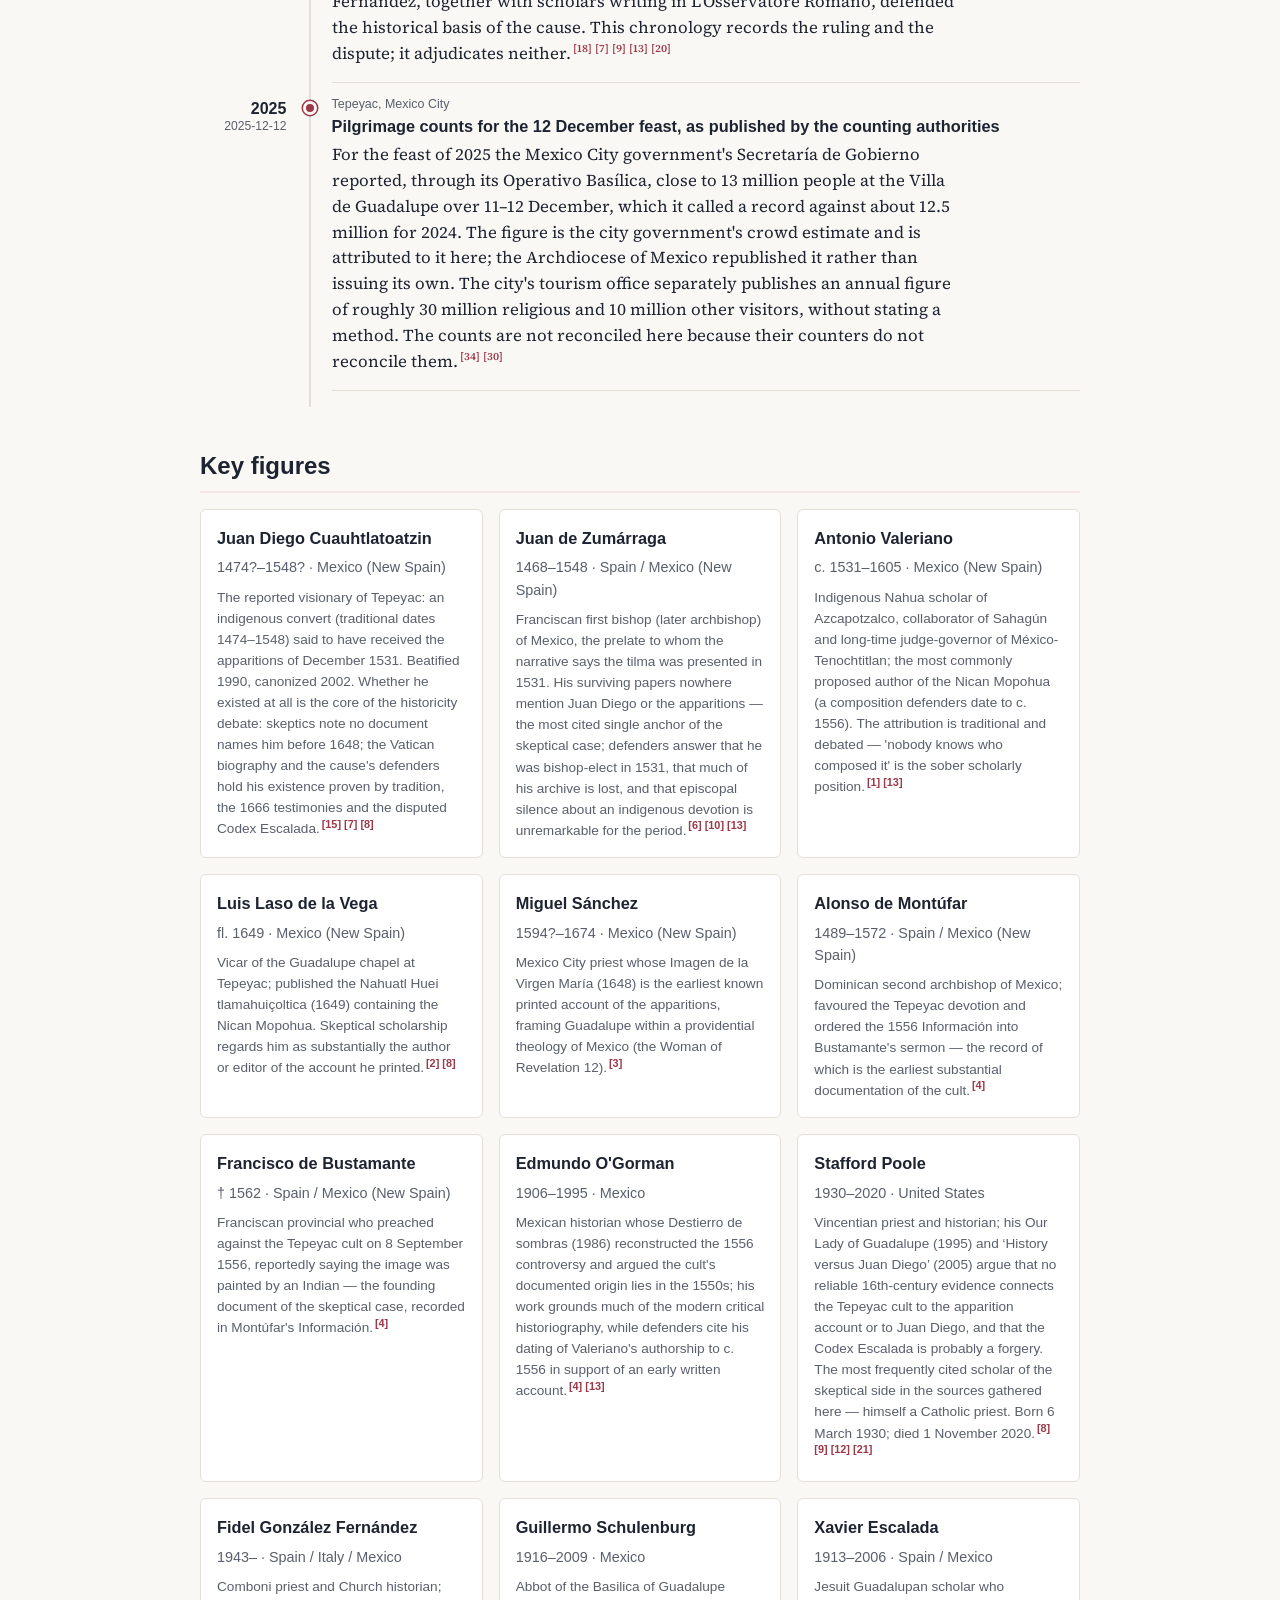
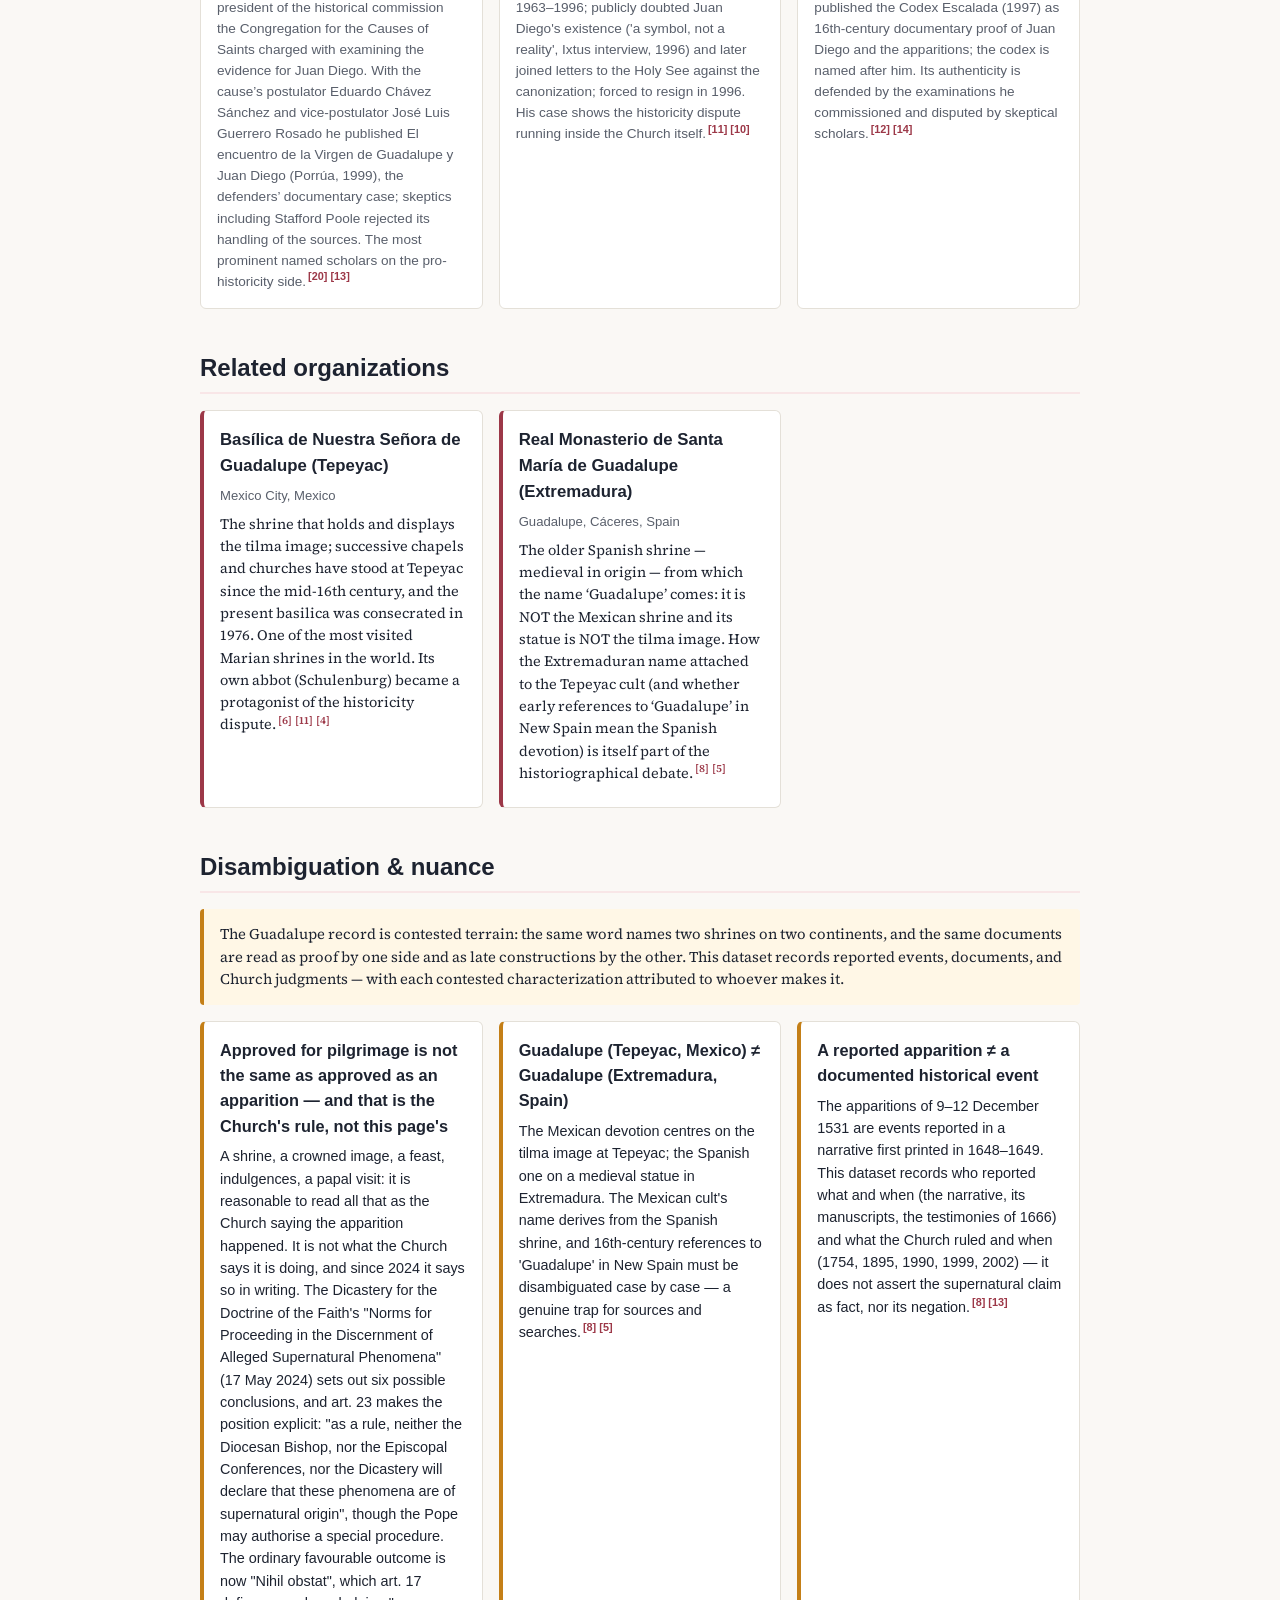
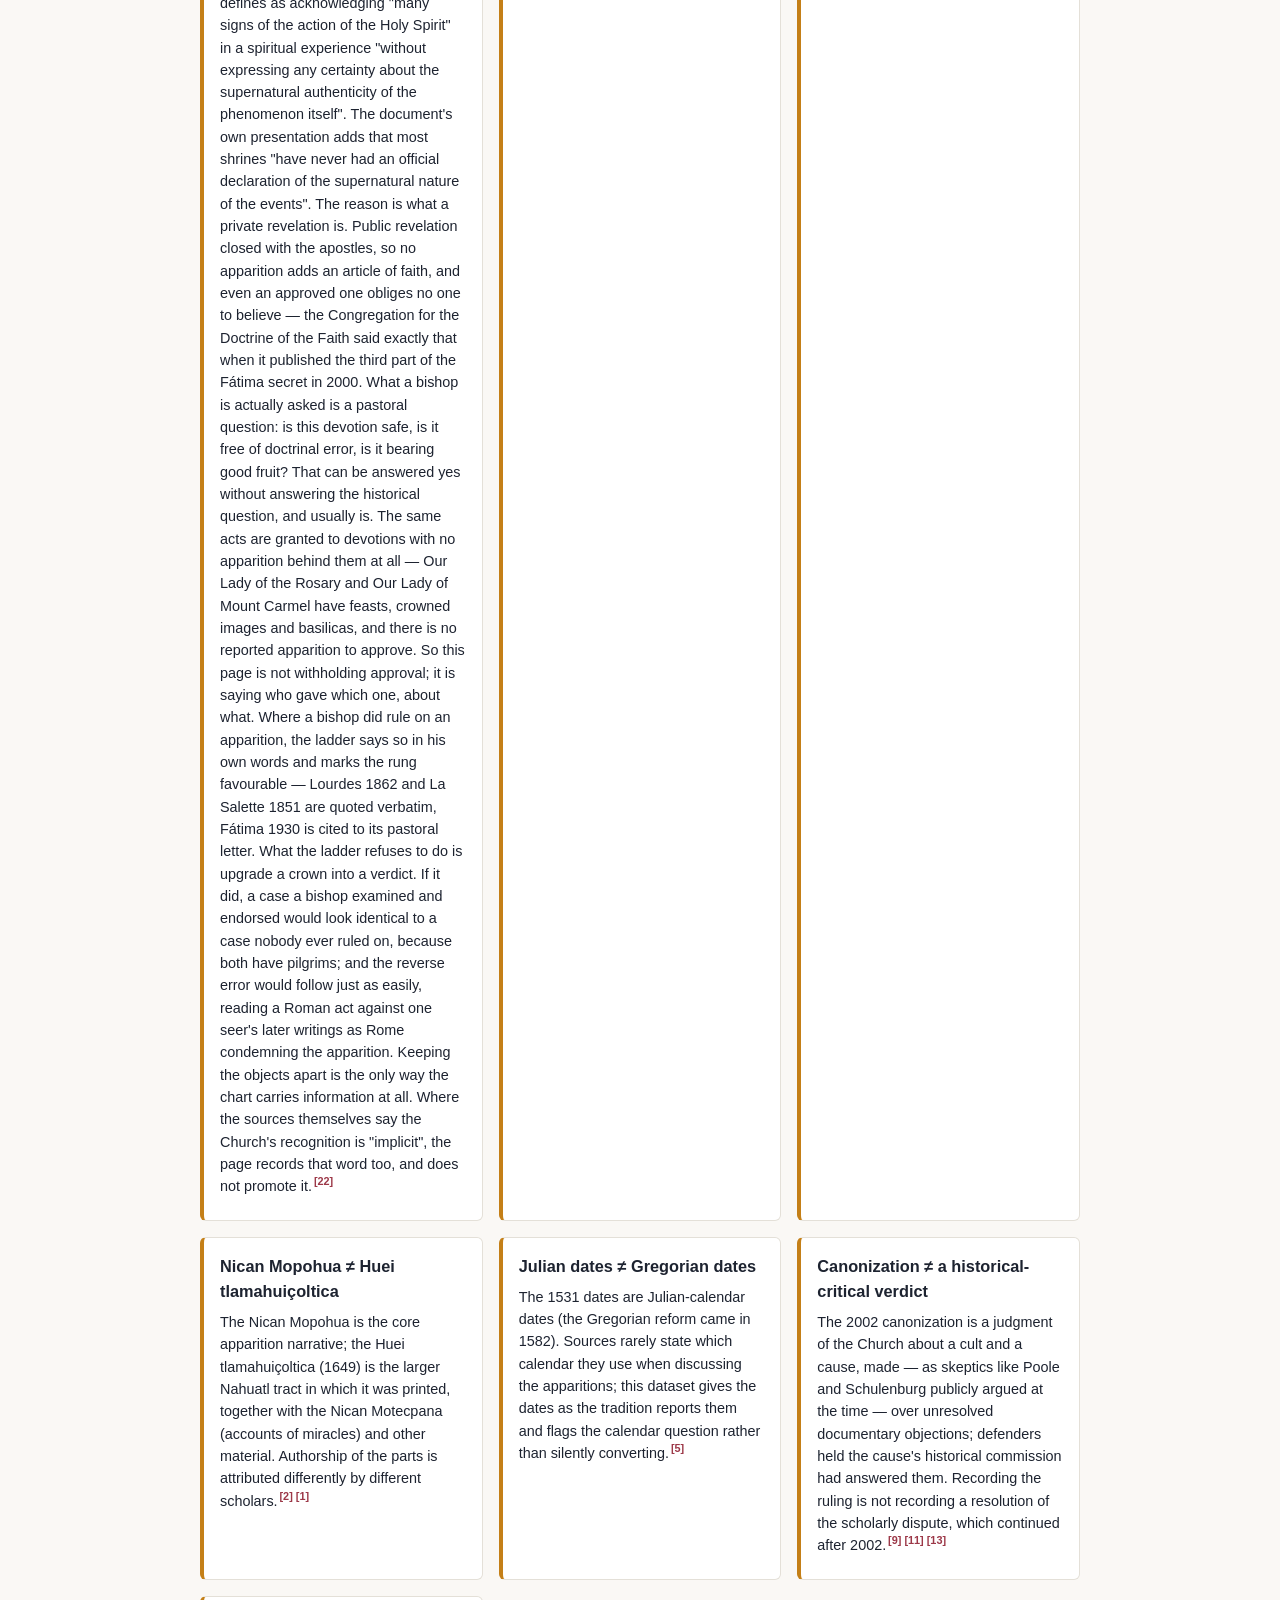
<file: docs/en/index.html>
<!DOCTYPE html>
<html lang="en">
<head>
  <meta charset="utf-8">
  <meta name="viewport" content="width=device-width, initial-scale=1">
  <title>Our Lady of Guadalupe — Chronology</title>
  <meta name="description" content="An open, source-referenced chronology of Our Lady of Guadalupe: the evangelisation of New Spain before 1531, the apparitions reported at Tepeyac in December 1531, the documentary record, the historicity debate, the successive shrines, the Church&#39;s judgments, and the miracles reported there — recorded, not resolved.">
  <!-- Google tag (gtag.js) -->
  <script async src="https://www.googletagmanager.com/gtag/js?id=G-R9LV1QZHVE"></script>
  <script>
    window.dataLayer = window.dataLayer || [];
    function gtag(){dataLayer.push(arguments);}
    gtag('js', new Date());
    gtag('config', 'G-R9LV1QZHVE');
  </script>
  <link rel="stylesheet" href="../styles.css">
  <script src="../river.js" defer></script>
  <script src="../cite.js" defer data-label="Reference" data-all="All references"></script>
  <link rel="canonical" href="https://cronologia.github.io/guadalupe/en/">
  <link rel="alternate" hreflang="en" href="https://cronologia.github.io/guadalupe/en/">
  <link rel="alternate" hreflang="es" href="https://cronologia.github.io/guadalupe/es/">
  <link rel="alternate" hreflang="pt" href="https://cronologia.github.io/guadalupe/pt/">
  <link rel="alternate" hreflang="x-default" href="https://cronologia.github.io/guadalupe/">
  <meta property="og:type" content="website">
  <meta property="og:site_name" content="Our Lady of Guadalupe — Chronology">
  <meta property="og:locale" content="en_US">
  <meta property="og:title" content="Our Lady of Guadalupe — Chronology">
  <meta property="og:description" content="An open, source-referenced chronology of Our Lady of Guadalupe: the evangelisation of New Spain before 1531, the apparitions reported at Tepeyac in December 1531, the documentary record, the historicity debate, the successive shrines, the Church&#39;s judgments, and the miracles reported there — recorded, not resolved.">
  <meta property="og:url" content="https://cronologia.github.io/guadalupe/en/">
  <meta name="twitter:card" content="summary">
  <meta name="twitter:title" content="Our Lady of Guadalupe — Chronology">
  <meta name="twitter:description" content="An open, source-referenced chronology of Our Lady of Guadalupe: the evangelisation of New Spain before 1531, the apparitions reported at Tepeyac in December 1531, the documentary record, the historicity debate, the successive shrines, the Church&#39;s judgments, and the miracles reported there — recorded, not resolved.">
  <script type="application/ld+json">
  {
    "@context": "https://schema.org",
    "@type": "WebSite",
    "name": "Our Lady of Guadalupe — Chronology",
    "description": "An open, source-referenced chronology of Our Lady of Guadalupe: the evangelisation of New Spain before 1531, the apparitions reported at Tepeyac in December 1531, the documentary record, the historicity debate, the successive shrines, the Church's judgments, and the miracles reported there — recorded, not resolved.",
    "url": "https://cronologia.github.io/guadalupe/en/",
    "inLanguage": "en"
  }
  </script>
</head>
<body>
  <header class="site-header">
    <div class="wrap">
      <nav class="lang-switch" aria-label="Language"><span class="lang-current" aria-current="true">EN</span><a href="../es/" hreflang="es">ES</a><a href="../pt/" hreflang="pt">PT</a></nav>
      <h1>Our Lady of Guadalupe — Chronology</h1>
      <p class="subtitle">Chronology of the Guadalupe event in its setting: New Spain before 1531, the documentary record, the Church&#39;s judgments, the shrines, and what has been reported at Tepeyac since (1521–2025)</p>
      <p class="lead">An open, source-referenced chronology of Our Lady of Guadalupe: the evangelisation of New Spain before 1531, the apparitions reported at Tepeyac in December 1531, the documentary record, the historicity debate, the successive shrines, the Church&#39;s judgments, and the miracles reported there — recorded, not resolved.</p>
      <p class="updated">Last updated: 2026-08-06</p>
    </div>
  </header>

  <nav class="site-nav">
    <div class="wrap">
      <a href="#about">About</a>
      <a href="#chronology">Chronology</a>
      <a href="#approval-ladder">Church acts</a>
      <a href="#figures">Key figures</a>
      <a href="#organizations">Organizations</a>
      <a href="#disambiguation">Disambiguation</a>
      <a href="#references">References</a>
    </div>
  </nav>

  <main class="wrap">
    <section id="approval-ladder" class="viz">
      <h2>How far the case went</h2>
      <p class="section-intro">The apparitions reported at Tepeyac in December 1531 predate the Church&#39;s apparition-investigation procedure entirely. There was no local inquiry, diocesan verdict and Roman referral to run, and none was run: the modern procedure is a twentieth-century instrument. So the rungs below are not steps of a three-stage review that this case passed. They are the acts actually on record — an archbishop&#39;s inquiry into the devotion in 1556, a diocesan evidence-gathering exercise in 1666, and Roman acts concerning the cult and the person of Juan Diego — each cited and described for what it was. No ruling on whether the apparitions of 1531 occurred has ever been issued, and this chart does not supply one; the historicity disagreement recorded elsewhere on this page stands unresolved here.</p>
      <figure class="approval-ladder">
        <div class="viz-scroll">
        <ol class="al-cascade">
          <li class="al-node al-not-found" style="--al-step:0">
            <a href="#al-rung-1" class="al-node-link">
              <span class="al-num" aria-hidden="true">1</span>
              <span class="al-node-body">
                <span class="al-node-label">Contemporary episcopal inquiry into the reported apparitions</span><span class="al-when">1531–1550s</span>
                <span class="al-node-status"><span class="al-glyph" aria-hidden="true">·</span>No record found that this step took place</span>
              </span>
            </a>
          </li>
          <li class="al-node al-inconclusive" style="--al-step:1">
            <a href="#al-rung-2" class="al-node-link">
              <span class="al-num" aria-hidden="true">2</span>
              <span class="al-node-body">
                <span class="al-node-label">Archbishop&#39;s inquiry into the devotion at Tepeyac</span><span class="al-when">1556</span>
                <span class="al-node-status"><span class="al-glyph" aria-hidden="true">—</span>Investigated — no verdict issued</span>
              </span>
            </a>
          </li>
          <li class="al-node al-inconclusive" style="--al-step:2">
            <a href="#al-rung-3" class="al-node-link">
              <span class="al-num" aria-hidden="true">3</span>
              <span class="al-node-body">
                <span class="al-node-label">Diocesan evidence-gathering: Informaciones Jurídicas</span><span class="al-when">1666</span>
                <span class="al-node-status"><span class="al-glyph" aria-hidden="true">—</span>Investigated — no verdict issued</span>
              </span>
            </a>
          </li>
          <li class="al-node al-adjacent" style="--al-step:3">
            <a href="#al-rung-4" class="al-node-link">
              <span class="al-num" aria-hidden="true">4</span>
              <span class="al-node-body">
                <span class="al-node-label">Rome — liturgical and patronal honours for an established cult</span><span class="al-when">1754 and 1895</span>
                <span class="al-node-status"><span class="al-glyph" aria-hidden="true">◆</span>Church act on a related matter — not a ruling on the apparition</span>
              </span>
            </a>
          </li>
          <li class="al-node al-adjacent" style="--al-step:4">
            <a href="#al-rung-5" class="al-node-link">
              <span class="al-num" aria-hidden="true">5</span>
              <span class="al-node-body">
                <span class="al-node-label">Rome — the sanctity of Juan Diego, a judgment about a person</span><span class="al-when">1990 and 2002</span>
                <span class="al-node-status"><span class="al-glyph" aria-hidden="true">◆</span>Church act on a related matter — not a ruling on the apparition</span>
              </span>
            </a>
          </li>
          <li class="al-node al-not-reached" style="--al-step:5">
            <a href="#al-rung-6" class="al-node-link">
              <span class="al-num" aria-hidden="true">6</span>
              <span class="al-node-body">
                <span class="al-node-label">Rome — a ruling on the supernatural character of the 1531 apparitions</span><span class="al-when">not on record</span>
                <span class="al-node-status"><span class="al-glyph" aria-hidden="true">·</span>The case did not reach this step</span>
              </span>
            </a>
          </li>
        </ol>
        </div>
        <figcaption>One rung per act, in the order the acts happened. Each rung names what was actually being judged. None of them is a finding on whether an apparition took place at Tepeyac in 1531.</figcaption>
      </figure>
      <details class="al-details">
        <summary>Step by step, with the documents</summary>
        <div class="al-tablist" hidden aria-label="How far the case went">
            <button type="button" class="al-tab" data-al-panel="al-rung-1"><span class="al-glyph" aria-hidden="true">·</span>Contemporary episcopal inquiry into the reported apparitions</button>
            <button type="button" class="al-tab" data-al-panel="al-rung-2"><span class="al-glyph" aria-hidden="true">—</span>Archbishop&#39;s inquiry into the devotion at Tepeyac</button>
            <button type="button" class="al-tab" data-al-panel="al-rung-3"><span class="al-glyph" aria-hidden="true">—</span>Diocesan evidence-gathering: Informaciones Jurídicas</button>
            <button type="button" class="al-tab" data-al-panel="al-rung-4"><span class="al-glyph" aria-hidden="true">◆</span>Rome — liturgical and patronal honours for an established cult</button>
            <button type="button" class="al-tab" data-al-panel="al-rung-5"><span class="al-glyph" aria-hidden="true">◆</span>Rome — the sanctity of Juan Diego, a judgment about a person</button>
            <button type="button" class="al-tab" data-al-panel="al-rung-6"><span class="al-glyph" aria-hidden="true">·</span>Rome — a ruling on the supernatural character of the 1531 apparitions</button>
        </div>
        <div class="al-panels">
          <section id="al-rung-1" class="al-panel al-not-found">
            <h3 class="al-panel-title">Contemporary episcopal inquiry into the reported apparitions <span class="al-when">1531–1550s</span></h3>
            <p class="al-status"><span class="al-glyph" aria-hidden="true">·</span>No record found that this step took place</p>
<p class="al-who">Juan de Zumárraga, first bishop of Mexico, and his immediate successors</p><p class="al-nodoc">No sixteenth-century record of any episcopal investigation into the reported apparitions has been located. Searched: the sources this chronology cites for the period — Poole&#39;s source-by-source survey (1995) and O&#39;Gorman&#39;s study of the 1556 controversy (1986) — which report that Zumárraga&#39;s surviving writings mention neither Juan Diego nor the apparitions, and that the earliest substantial documentation of the cult, in 1556, mentions neither either. This is a statement about the surviving record, not a finding that nothing occurred.</p>            <p class="al-cites"><sup class="cite"><a href="#ref-8" title="Reference 8">[8]</a> <a href="#ref-4" title="Reference 4">[4]</a> <a href="#ref-6" title="Reference 6">[6]</a></sup></p>
          </section>
          <section id="al-rung-2" class="al-panel al-inconclusive">
            <h3 class="al-panel-title">Archbishop&#39;s inquiry into the devotion at Tepeyac <span class="al-when">1556</span></h3>
            <p class="al-status"><span class="al-glyph" aria-hidden="true">—</span>Investigated — no verdict issued</p>
<p class="al-who">Alonso de Montúfar, second archbishop of Mexico</p><p class="al-outcome">The object of this inquiry was the devotion and the origin of the image, not an apparition claim. Montúfar opened it (the Información de 1556) after the Franciscan provincial Francisco de Bustamante preached against the Tepeyac cult and reportedly said the image had been painted by an Indian. The record mentions neither Juan Diego nor the apparitions; no verdict on the image or the cult is known to have been issued, and the matter subsided. Skeptical scholars following O&#39;Gorman and Poole read 1555–1556 as the real horizon of the devotion; defenders read the same controversy as evidence the cult was already strong twenty-five years after the reported events.</p>            <p class="al-cites"><sup class="cite"><a href="#ref-4" title="Reference 4">[4]</a> <a href="#ref-8" title="Reference 8">[8]</a> <a href="#ref-10" title="Reference 10">[10]</a></sup></p>
          </section>
          <section id="al-rung-3" class="al-panel al-inconclusive">
            <h3 class="al-panel-title">Diocesan evidence-gathering: Informaciones Jurídicas <span class="al-when">1666</span></h3>
            <p class="al-status"><span class="al-glyph" aria-hidden="true">—</span>Investigated — no verdict issued</p>
<p class="al-who">The archdiocese of Mexico, in Mexico City and Cuautitlán</p><p class="al-outcome">A formal ecclesiastical inquiry held 18 February – 22 March 1666 collected sworn testimony, including from elderly indigenous witnesses of Cuautitlán who affirmed knowledge of Juan Diego through their parents&#39; generation. It was evidence-gathering in support of a petition to Rome for a proper Mass and Office, conducted 135 years after the reported events; it issued no judgment on the apparitions. Defenders present it as juridical evidence of a continuous tradition; skeptics note the distance in time between the testimony and what it reports.</p>            <p class="al-cites"><sup class="cite"><a href="#ref-13" title="Reference 13">[13]</a> <a href="#ref-8" title="Reference 8">[8]</a></sup></p>
          </section>
          <section id="al-rung-4" class="al-panel al-adjacent">
            <h3 class="al-panel-title">Rome — liturgical and patronal honours for an established cult <span class="al-when">1754 and 1895</span></h3>
            <p class="al-status"><span class="al-glyph" aria-hidden="true">◆</span>Church act on a related matter — not a ruling on the apparition</p>
<p class="al-who">Benedict XIV; Leo XIII</p><p class="al-outcome">What was granted here was liturgy and honour, not authentication. In 1754 Benedict XIV approved the Guadalupan patronage of New Spain and granted a proper Mass and Office for the feast of 12 December; in 1895 the image was solemnly crowned at Tepeyac by Archbishop Próspero María Alarcón under pontifical authorization from Leo XIII. Both acts regulate how the Church may celebrate a devotion that already existed. Neither examines, and neither decides, whether an apparition occurred in 1531.</p>            <p class="al-cites"><sup class="cite"><a href="#ref-6" title="Reference 6">[6]</a> <a href="#ref-19" title="Reference 19">[19]</a></sup></p>
          </section>
          <section id="al-rung-5" class="al-panel al-adjacent">
            <h3 class="al-panel-title">Rome — the sanctity of Juan Diego, a judgment about a person <span class="al-when">1990 and 2002</span></h3>
            <p class="al-status"><span class="al-glyph" aria-hidden="true">◆</span>Church act on a related matter — not a ruling on the apparition</p>
<p class="al-who">John Paul II, on a cause prepared through the Congregation for the Causes of Saints</p><p class="al-outcome">Juan Diego was beatified on 6 May 1990 and canonized on 31 July 2002. A beatification and a canonization judge a person — his sanctity and his cult — and not the events reported in 1531. The cause&#39;s own historical commission published its case for his historical existence in 1999; Stafford Poole and others contested it, letters from clergy questioning his existence were leaked to the press months before the ceremony, and the canonization became part of the historicity dispute rather than an end to it. This chronology records the ruling and the dispute, and adjudicates neither.</p>            <p class="al-cites"><sup class="cite"><a href="#ref-16" title="Reference 16">[16]</a> <a href="#ref-18" title="Reference 18">[18]</a> <a href="#ref-15" title="Reference 15">[15]</a> <a href="#ref-9" title="Reference 9">[9]</a> <a href="#ref-20" title="Reference 20">[20]</a> <a href="#ref-13" title="Reference 13">[13]</a></sup></p>
          </section>
          <section id="al-rung-6" class="al-panel al-not-reached">
            <h3 class="al-panel-title">Rome — a ruling on the supernatural character of the 1531 apparitions <span class="al-when">not on record</span></h3>
            <p class="al-status"><span class="al-glyph" aria-hidden="true">·</span>The case did not reach this step</p>
<p class="al-nodoc">No act of the Holy See declaring the apparitions of 1531 supernatural has been located, and the case never entered such a process. The procedure for judging reported apparitions is modern — the norms of 25 February 1978, entirely replaced by the Dicastery for the Doctrine of the Faith&#39;s norms of 17 May 2024 — and postdates the reported events by more than four centuries; under the current norms the Church as a rule no longer issues such a declaration at all (art. 23). Searched: every Roman act this chronology records, 1754 to 2002, each of which concerns the cult or the person of Juan Diego rather than the apparitions themselves. That the case did not go here is not a ruling against it.</p>            <p class="al-cites"><sup class="cite"><a href="#ref-22" title="Reference 22">[22]</a></sup></p>
          </section>
        </div>
      </details>
      <script>(function () {
        var s = document.currentScript.closest('section');
        var det = s.querySelector('.al-details');
        var list = s.querySelector('.al-tablist');
        var tabs = [].slice.call(s.querySelectorAll('.al-tab'));
        var panels = [].slice.call(s.querySelectorAll('.al-panel'));
        if (!det || !tabs.length || tabs.length !== panels.length) return;
        list.hidden = false;
        list.setAttribute('role', 'tablist');
        function select(id, focus) {
          tabs.forEach(function (b, i) {
            var on = b.getAttribute('data-al-panel') === id;
            b.setAttribute('aria-selected', on ? 'true' : 'false');
            b.setAttribute('tabindex', on ? '0' : '-1');
            panels[i].hidden = !on;
            if (on && focus) b.focus();
          });
        }
        tabs.forEach(function (b, i) {
          b.setAttribute('role', 'tab');
          b.id = b.getAttribute('data-al-panel') + '-tab';
          panels[i].setAttribute('role', 'tabpanel');
          panels[i].setAttribute('aria-labelledby', b.id);
          panels[i].tabIndex = 0;
          b.addEventListener('click', function () { select(b.getAttribute('data-al-panel'), false); });
          b.addEventListener('keydown', function (e) {
            var d = e.key === 'ArrowRight' ? 1 : e.key === 'ArrowLeft' ? -1 : 0;
            if (!d) return;
            e.preventDefault();
            var n = (i + d + tabs.length) % tabs.length;
            select(tabs[n].getAttribute('data-al-panel'), true);
          });
        });
        // A cascade node opens the disclosure and selects its panel, instead of
        // jumping the page to a fragment inside a collapsed <details>.
        [].slice.call(s.querySelectorAll('.al-node-link')).forEach(function (a) {
          a.addEventListener('click', function (e) {
            e.preventDefault();
            det.open = true;
            select(a.getAttribute('href').slice(1), true);
          });
        });
        select(tabs[0].getAttribute('data-al-panel'), false);
      })();</script>
    </section>

    <section id="about">
      <h2>About</h2>
      <p class="notice">Work-in-progress dataset compiled from public sources (see references). The apparitions are recorded here as REPORTED events: the dataset records who reported what and when, and what the Church ruled and when, citing the ruling document; it never asserts the supernatural claim as fact. The historicity of Juan Diego and of the apparition account is a recorded disagreement in this dataset, not a resolved one — named scholars on both sides are cited. Events before 1531 (the conquest, the first Franciscans, Zumárraga&#39;s arrival) are CONTEXT for the setting the account presupposes; they are not offered as corroboration of it. Reported miracles are handled the same way as everything else contested: the datable thing is the ACCOUNT — that a cure or wonder was reported, by whom, and when it was first attested — or the RECOGNITION ACT, a dated Church judgment with a document. No cure is recorded as having happened, aggregate figures and pilgrimage counts are attributed to whoever publishes them, and claims about the image&#39;s origin or preservation are attributed to the named researchers who made them. Dates not yet verified against a primary source are flagged with a ? mark. Corrections against primary sources are welcome.</p>
      <dl class="facts">
        <dt>What it is</dt>
        <dd>A Marian devotion centred on an image of the Virgin Mary preserved on the cloak (tilma) of Juan Diego Cuauhtlatoatzin, venerated at the Basilica of Our Lady of Guadalupe at Tepeyac, Mexico City, and associated with apparitions reported there in December 1531.<sup class="cite"><a href="#ref-6" title="Reference 6">[6]</a></sup></dd>
        <dt>Reported apparitions</dt>
        <dd>9–12 December 1531 (Julian calendar), at the hill of Tepeyac near Mexico City, to Juan Diego Cuauhtlatoatzin — as narrated in the Nican Mopohua. These are reported events: the narrative&#39;s earliest known printed attestations date from 1648 (Spanish) and 1649 (Nahuatl).<sup class="cite"><a href="#ref-1" title="Reference 1">[1]</a> <a href="#ref-6" title="Reference 6">[6]</a> <a href="#ref-8" title="Reference 8">[8]</a></sup></dd>
        <dt>The documentary record</dt>
        <dd>Nican Mopohua (attributed to Antonio Valeriano; printed in Luis Laso de la Vega&#39;s Huei tlamahuiçoltica, 1649), Miguel Sánchez&#39;s Imagen de la Virgen María (1648), the Informaciones Jurídicas de 1666, and the disputed Codex Escalada (surfaced 1995). The skeptical case rests above all on the silence of the 16th-century record, including Bishop Zumárraga&#39;s surviving papers and the 1556 Bustamante–Montúfar controversy.<sup class="cite"><a href="#ref-2" title="Reference 2">[2]</a> <a href="#ref-3" title="Reference 3">[3]</a> <a href="#ref-13" title="Reference 13">[13]</a> <a href="#ref-4" title="Reference 4">[4]</a> <a href="#ref-8" title="Reference 8">[8]</a></sup></dd>
        <dt>Church judgments</dt>
        <dd>Benedict XIV declared the patronage over New Spain and approved the 12 December feast (1754); the image was canonically crowned (1895); John Paul II beatified Juan Diego (1990), extended the 12 December feast to the whole American continent (1999), and canonized him on 31 July 2002.<sup class="cite"><a href="#ref-6" title="Reference 6">[6]</a> <a href="#ref-18" title="Reference 18">[18]</a> <a href="#ref-17" title="Reference 17">[17]</a> <a href="#ref-19" title="Reference 19">[19]</a></sup></dd>
        <dt>The historicity debate</dt>
        <dd>Whether Juan Diego existed and whether the apparition account predates the mid-17th century is disputed among scholars, including Catholic priests and officials: Stafford Poole, Edmundo O’Gorman and former basilica abbot Guillermo Schulenburg have argued against historicity; the historical commission of the cause — Fidel González Fernández, Eduardo Chávez Sánchez and José Luis Guerrero Rosado — the Congregation for the Causes of Saints, and scholars cited by L’Osservatore Romano, defended it. This dataset records the disagreement and attributes each position; it does not resolve it.<sup class="cite"><a href="#ref-8" title="Reference 8">[8]</a> <a href="#ref-11" title="Reference 11">[11]</a> <a href="#ref-13" title="Reference 13">[13]</a> <a href="#ref-20" title="Reference 20">[20]</a></sup></dd>
        <dt>Reported miracles</dt>
        <dd>Miracles have been reported at Tepeyac since the sixteenth century — Bernal Díaz del Castillo already writes of miracles done &#39;every day&#39; there in the 1560s, and the Nican Motecpana printed in 1649 sets out fourteen. This dataset records such reports as reports: who claimed what, and when the claim is first attested. It records no cure as having happened. The one Church recognition act on this record is the decree of 20 December 2001 on a miracle attributed to Blessed Juan Diego&#39;s intercession, which belongs to his canonization cause and judges an intercession, not the apparitions. Claims about the image itself — its preservation, its pigments, reflections in its eyes — are attributed to the researchers who made them and to the date they made them.<sup class="cite"><a href="#ref-26" title="Reference 26">[26]</a> <a href="#ref-2" title="Reference 2">[2]</a> <a href="#ref-33" title="Reference 33">[33]</a> <a href="#ref-31" title="Reference 31">[31]</a></sup></dd>
      </dl>
    </section>

    <section id="chronology" class="river">
      <h2>Chronology</h2>
      <p class="section-intro">Key events in chronological order. A <span class="flag">?</span> flag marks
      dates not yet verified against a primary source.</p>
      <div class="rv-bar">
        <div class="rv-controls" role="group" aria-label="Filter the chronology" hidden>
          <label class="rv-chip rv-firm"><input type="checkbox" data-firm><span class="rv-sw"></span>Firm dates only</label>
          <label class="rv-find">Find <input type="search" autocomplete="off"></label>
          <p class="rv-status" aria-live="polite" data-all="all {n} events" data-some="{n} of {total} events shown" data-reading="Reading"></p>
        </div>
        <svg class="rv-ribbon" viewBox="-4 0 1008 29" preserveAspectRatio="xMinYMid meet" role="img" aria-label="Overview of all 30 events; long gaps in the record are drawn as breaks">
          <rect class="rv-row" x="0" y="2" width="1000" height="9"/><rect class="rv-brk" x="191" y="2" width="4" height="9"><title>5 decades with no recorded events (1570–1619)</title></rect><rect class="rv-brk" x="392" y="2" width="4" height="9"><title>3 decades with no recorded events (1670–1699)</title></rect><rect class="rv-brk" x="445" y="2" width="4" height="9"><title>2 decades with no recorded events (1710–1729)</title></rect><rect class="rv-brk" x="572" y="2" width="4" height="9"><title>5 decades with no recorded events (1760–1809)</title></rect><rect class="rv-brk" x="625" y="2" width="4" height="9"><title>7 decades with no recorded events (1820–1889)</title></rect><rect class="rv-brk" x="678" y="2" width="4" height="9"><title>2 decades with no recorded events (1900–1919)</title></rect><rect class="rv-brk" x="768" y="2" width="4" height="9"><title>3 decades with no recorded events (1940–1969)</title></rect>
          <line class="rv-tick rv-l0" data-i="0" x1="5.6" x2="5.6" y1="3.5" y2="9.5"/><line class="rv-tick rv-l0" data-i="1" x1="16.7" x2="16.7" y1="3.5" y2="9.5"/><line class="rv-tick rv-l0 rv-u" data-i="2" x1="31.5" x2="31.5" y1="3.5" y2="9.5"/><line class="rv-tick rv-l0 rv-u" data-i="3" x1="42.6" x2="42.6" y1="3.5" y2="9.5"/><line class="rv-tick rv-l0 rv-u" data-i="4" x1="42.6" x2="42.6" y1="3.5" y2="9.5"/><line class="rv-tick rv-l0 rv-u" data-i="5" x1="105.5" x2="105.5" y1="3.5" y2="9.5"/><line class="rv-tick rv-l0" data-i="6" x1="135.1" x2="135.1" y1="3.5" y2="9.5"/><line class="rv-tick rv-l0 rv-u" data-i="7" x1="179.5" x2="179.5" y1="3.5" y2="9.5"/><line class="rv-tick rv-l0" data-i="8" x1="210.3" x2="210.3" y1="3.5" y2="9.5"/><line class="rv-tick rv-l0" data-i="9" x1="306.5" x2="306.5" y1="3.5" y2="9.5"/><line class="rv-tick rv-l0" data-i="10" x1="310.2" x2="310.2" y1="3.5" y2="9.5"/><line class="rv-tick rv-l0" data-i="11" x1="373.1" x2="373.1" y1="3.5" y2="9.5"/><line class="rv-tick rv-l0" data-i="12" x1="437.2" x2="437.2" y1="3.5" y2="9.5"/><line class="rv-tick rv-l0" data-i="13" x1="482.8" x2="482.8" y1="3.5" y2="9.5"/><line class="rv-tick rv-l0" data-i="14" x1="516.1" x2="516.1" y1="3.5" y2="9.5"/><line class="rv-tick rv-l0 rv-u" data-i="15" x1="545.7" x2="545.7" y1="3.5" y2="9.5"/><line class="rv-tick rv-l0" data-i="16" x1="583.9" x2="583.9" y1="3.5" y2="9.5"/><line class="rv-tick rv-l0" data-i="17" x1="655.4" x2="655.4" y1="3.5" y2="9.5"/><line class="rv-tick rv-l0" data-i="18" x1="693.6" x2="693.6" y1="3.5" y2="9.5"/><line class="rv-tick rv-l0 rv-u" data-i="19" x1="760.2" x2="760.2" y1="3.5" y2="9.5"/><line class="rv-tick rv-l0" data-i="20" x1="802.1" x2="802.1" y1="3.5" y2="9.5"/><line class="rv-tick rv-l0" data-i="21" x1="820.6" x2="820.6" y1="3.5" y2="9.5"/><line class="rv-tick rv-l0" data-i="22" x1="853.9" x2="853.9" y1="3.5" y2="9.5"/><line class="rv-tick rv-l0 rv-u" data-i="23" x1="872.4" x2="872.4" y1="3.5" y2="9.5"/><line class="rv-tick rv-l0" data-i="24" x1="876.1" x2="876.1" y1="3.5" y2="9.5"/><line class="rv-tick rv-l0" data-i="25" x1="887.2" x2="887.2" y1="3.5" y2="9.5"/><line class="rv-tick rv-l0" data-i="26" x1="887.2" x2="887.2" y1="3.5" y2="9.5"/><line class="rv-tick rv-l0" data-i="27" x1="894.6" x2="894.6" y1="3.5" y2="9.5"/><line class="rv-tick rv-l0" data-i="28" x1="898.3" x2="898.3" y1="3.5" y2="9.5"/><line class="rv-tick rv-l0" data-i="29" x1="983.4" x2="983.4" y1="3.5" y2="9.5"/>
          <text class="rv-axis" x="0" y="26" text-anchor="start">1521</text><text class="rv-axis" x="185" y="26" text-anchor="end">1568</text><text class="rv-axis" x="201" y="26" text-anchor="start">1622</text><text class="rv-axis" x="386" y="26" text-anchor="end">1666</text><text class="rv-axis" x="402" y="26" text-anchor="start">1709</text><text class="rv-axis" x="455" y="26" text-anchor="start">1737</text><text class="rv-axis" x="566" y="26" text-anchor="end">1754</text><text class="rv-axis" x="582" y="26" text-anchor="start">1810</text><text class="rv-axis" x="635" y="26" text-anchor="start">1895</text><text class="rv-axis" x="688" y="26" text-anchor="start">1921</text><text class="rv-axis" x="762" y="26" text-anchor="end">1939</text><text class="rv-axis" x="778" y="26" text-anchor="start">1976</text><text class="rv-axis" x="1000" y="26" text-anchor="end">2025</text><rect class="rv-win" x="0" y="0" width="0" height="13"/>
        </svg>
      </div>
      <ol class="rv-list" style="--lanes:1">
        <li class="rv-e" id="decade-1520" data-i="0" data-lanes="" data-decade="1520s">
          <div class="rv-year">1521<small>1521-08-13</small></div>
          <div class="rv-node" aria-hidden="true"><i class="rv-l0" style="--k:0"></i></div>
          <div class="rv-card">
            <p class="rv-kick"><span>Tenochtitlan (Mexico City)</span></p>
            <h3>Fall of Tenochtitlan</h3>
            <p class="rv-text">After a siege that began in May, the Mexica capital fell to Hernán Cortés and his indigenous allies and Cuauhtémoc was captured; over the following three years the conquerors brought Mesoamerica under Spanish rule and established New Spain. This is the political setting of the decade in which the apparitions are reported, recorded here as context. It is not evidence for or against the apparition account, and no source cited in this dataset connects the two events.<sup class="cite"><a href="#ref-23" title="Reference 23">[23]</a></sup></p>
          </div>
        </li>
        <li class="rv-e" data-i="1" data-lanes="" data-decade="1520s">
          <div class="rv-year">1524<small>1524-05-13</small></div>
          <div class="rv-node" aria-hidden="true"><i class="rv-l0" style="--k:0"></i></div>
          <div class="rv-card">
            <p class="rv-kick"><span>San Juan de Ulúa, Veracruz</span></p>
            <h3>The first twelve Franciscans land in New Spain</h3>
            <p class="rv-text">Twelve Franciscans led by Fray Martín de Valencia — later called the &#39;twelve apostles of Mexico&#39; — landed at San Juan de Ulúa and walked to Mexico City, beginning the organised evangelisation of central New Spain. Their convents, catechisms in indigenous languages and mass baptisms are the missionary setting the apparition narrative presupposes; the narrative itself names none of them.<sup class="cite"><a href="#ref-24" title="Reference 24">[24]</a></sup></p>
          </div>
        </li>
        <li class="rv-e rv-u" data-i="2" data-lanes="" data-decade="1520s">
          <div class="rv-year">1528<small>1528-12</small> <span class="flag" title="Date not yet verified against a primary source">?</span></div>
          <div class="rv-node" aria-hidden="true"><i class="rv-l0" style="--k:0"></i></div>
          <div class="rv-card">
            <p class="rv-kick"><span>Mexico City</span></p>
            <h3>Zumárraga arrives as bishop-elect of Mexico and Protector of the Indians</h3>
            <p class="rv-text">Juan de Zumárraga, presented for the new see of Mexico on 12 December 1527, reached Mexico City at the end of 1528 carrying the title of Protector of the Indians but not yet his bulls: in December 1531 he was still bishop-elect, and he was not consecrated bishop until 27 April 1533, at San Francisco de Valladolid in Spain. This dataset therefore calls him bishop-elect in the 1531 entries. He died in Mexico on 3 June 1548. Recorded as context for who held the office the narrative places Juan Diego before; it is not an argument about whether that meeting happened.<sup class="cite"><a href="#ref-25" title="Reference 25">[25]</a></sup></p>
            <p class="date-note">The Franciscan encyclopedia gives &#39;fines de 1528&#39; for his arrival; other accounts give 6 December 1528. The month is recorded here and the day is not, because no source consulted for this dataset carries a document for it.</p>
          </div>
        </li>
        <li class="rv-e rv-u" id="decade-1530" data-i="3" data-lanes="" data-decade="1530s">
          <div class="rv-year">1531<small>1531-12-09</small> <span class="flag" title="Date not yet verified against a primary source">?</span></div>
          <div class="rv-node" aria-hidden="true"><i class="rv-l0" style="--k:0"></i></div>
          <div class="rv-card">
            <p class="rv-kick"><span>Tepeyac, near Mexico City</span></p>
            <h3>First reported apparition to Juan Diego</h3>
            <p class="rv-text">According to the Nican Mopohua narrative, the Virgin Mary appeared to Juan Diego Cuauhtlatoatzin at dawn on the hill of Tepeyac and asked that a shrine be built there; the bishop-elect, Juan de Zumárraga, is said to have received him with reserve. The narrative reports further apparitions over the following days. All dates are Julian-calendar dates internal to the account: no contemporary 1531 document recording the events is known, a silence skeptical scholars emphasize and defenders explain through indigenous oral transmission.<sup class="cite"><a href="#ref-1" title="Reference 1">[1]</a> <a href="#ref-5" title="Reference 5">[5]</a> <a href="#ref-15" title="Reference 15">[15]</a> <a href="#ref-8" title="Reference 8">[8]</a></sup></p>
            <p class="date-note">Julian-calendar date (the Gregorian reform came in 1582) internal to the apparition narrative, whose earliest known printing is 1648–1649. Flagged unverified because no contemporary 16th-century source attests it — the dataset records it as the date the tradition reports, not as a documented one.</p>
          </div>
        </li>
        <li class="rv-e rv-u" data-i="4" data-lanes="" data-decade="1530s">
          <div class="rv-year">1531<small>1531-12-12</small> <span class="flag" title="Date not yet verified against a primary source">?</span></div>
          <div class="rv-node" aria-hidden="true"><i class="rv-l0" style="--k:0"></i></div>
          <div class="rv-card">
            <p class="rv-kick"><span>Tepeyac / Mexico City</span></p>
            <h3>Reported final apparition and the image on the tilma</h3>
            <p class="rv-text">The narrative reports that Juan Diego gathered roses on Tepeyac at the Virgin&#39;s instruction and opened his cloak (tilma) before Bishop-elect Zumárraga, revealing the image of the Virgin now venerated at the basilica. The image&#39;s existence and veneration are documented from the mid-16th century; that it originated miraculously on 12 December 1531 is the tradition&#39;s claim, first printed in 1648–1649.<sup class="cite"><a href="#ref-1" title="Reference 1">[1]</a> <a href="#ref-5" title="Reference 5">[5]</a> <a href="#ref-6" title="Reference 6">[6]</a></sup></p>
            <p class="date-note">Julian-calendar date internal to the narrative and unattested by any contemporary source; 12 December is the feast the Church later fixed (1754), which is documented.</p>
          </div>
        </li>
        <li class="rv-e rv-u" id="decade-1540" data-i="5" data-lanes="" data-decade="1540s">
          <div class="rv-year">1548<small>1548-05-30</small> <span class="flag" title="Date not yet verified against a primary source">?</span></div>
          <div class="rv-node" aria-hidden="true"><i class="rv-l0" style="--k:0"></i></div>
          <div class="rv-card">
            <p class="rv-kick"><span>Tepeyac, Mexico City</span></p>
            <h3>Reported death of Juan Diego</h3>
            <p class="rv-text">Tradition places Juan Diego&#39;s death in 1548, the same year Bishop Zumárraga died. Skeptical scholars note that Zumárraga&#39;s surviving papers nowhere mention Juan Diego or the apparitions — one of the primary anchors of the case against historicity; defenders reply that the documentary loss of the period was severe and that the cult&#39;s indigenous transmission was oral.<sup class="cite"><a href="#ref-7" title="Reference 7">[7]</a> <a href="#ref-15" title="Reference 15">[15]</a> <a href="#ref-10" title="Reference 10">[10]</a> <a href="#ref-13" title="Reference 13">[13]</a></sup></p>
            <p class="date-note">Britannica gives 30 May 1548 and the Vatican biography 1548; no contemporary record of Juan Diego&#39;s death is known. The only document claimed to record it, the Codex Escalada, is itself of disputed authenticity.</p>
          </div>
        </li>
        <li class="rv-e" id="decade-1550" data-i="6" data-lanes="" data-decade="1550s">
          <div class="rv-year">1556<small>1556-09-08</small></div>
          <div class="rv-node" aria-hidden="true"><i class="rv-l0" style="--k:0"></i></div>
          <div class="rv-card">
            <p class="rv-kick"><span>Mexico City</span></p>
            <h3>Bustamante&#39;s sermon against the Tepeyac cult; Montúfar&#39;s inquiry</h3>
            <p class="rv-text">The Franciscan provincial Francisco de Bustamante preached against the growing devotion at Tepeyac — days after Archbishop Alonso de Montúfar had preached in its favour — reportedly saying the image had been painted by an Indian. Montúfar opened a formal inquiry (the Información de 1556, rediscovered and published in the 19th century). This is the earliest substantial documentary reference to the image and cult, and it mentions neither Juan Diego nor the apparitions: skeptical scholars, following Edmundo O&#39;Gorman and Stafford Poole, treat 1555–1556 as the real horizon of the devotion; defenders read the controversy as evidence the cult was already strong 25 years after the reported events.<sup class="cite"><a href="#ref-4" title="Reference 4">[4]</a> <a href="#ref-8" title="Reference 8">[8]</a> <a href="#ref-10" title="Reference 10">[10]</a></sup></p>
          </div>
        </li>
        <li class="rv-e rv-u" id="decade-1560" data-i="7" data-lanes="" data-decade="1560s">
          <div class="rv-year">1568 <span class="flag" title="Date not yet verified against a primary source">?</span></div>
          <div class="rv-node" aria-hidden="true"><i class="rv-l0" style="--k:0"></i></div>
          <div class="rv-card">
            <p class="rv-kick"><span>Tepeaquilla (Tepeyac), New Spain</span></p>
            <h3>Bernal Díaz del Castillo reports miracles at the Tepeaquilla chapel</h3>
            <p class="rv-text">In his Historia verdadera de la conquista de la Nueva España, the conquistador Bernal Díaz del Castillo writes of &#39;the holy chapel of Our Lady of Guadalupe, which is in Tepeaquilla&#39; and of &#39;the holy miracles she has done and does every day&#39;. The datable thing here is the REPORT: a named eyewitness of the conquest, writing in the 1560s, attests that miracles were being reported at the shrine. He describes no cure, names no beneficiary, and mentions neither Juan Diego nor any apparition. This dataset records that the claim was made and by whom; it does not record that miracles occurred.<sup class="cite"><a href="#ref-26" title="Reference 26">[26]</a> <a href="#ref-5" title="Reference 5">[5]</a></sup></p>
            <p class="date-note">Bernal Díaz completed his manuscript in the 1560s — 1568 is the year conventionally given and the one the Catholic Encyclopedia uses — but the work was first printed in Madrid in 1632, and the text as printed is the text available. Flagged because the interval between composition and printing is not documented here.</p>
          </div>
        </li>
        <li class="rv-gap"><span>5 decades with no recorded events (1570–1619)</span></li>
        <li class="rv-e" id="decade-1620" data-i="8" data-lanes="" data-decade="1620s">
          <div class="rv-year">1622</div>
          <div class="rv-node" aria-hidden="true"><i class="rv-l0" style="--k:0"></i></div>
          <div class="rv-card">
            <p class="rv-kick"><span>Tepeyac, Mexico City</span></p>
            <h3>The second shrine at Tepeyac is dedicated</h3>
            <p class="rv-text">Archbishop Juan Pérez de la Serna consecrated a new sanctuary at Tepeyac, the &#39;iglesia artesonada&#39;, replacing the small early chapel that had served the devotion for roughly ninety years. The building history of the site is one of the few strands of this record documented continuously from the sixteenth century onward, independently of the apparition question.<sup class="cite"><a href="#ref-5" title="Reference 5">[5]</a> <a href="#ref-27" title="Reference 27">[27]</a></sup></p>
          </div>
        </li>
        <li class="rv-e" id="decade-1640" data-i="9" data-lanes="" data-decade="1640s">
          <div class="rv-year">1648</div>
          <div class="rv-node" aria-hidden="true"><i class="rv-l0" style="--k:0"></i></div>
          <div class="rv-card">
            <p class="rv-kick"><span>Mexico City</span></p>
            <h3>Miguel Sánchez publishes Imagen de la Virgen María</h3>
            <p class="rv-text">The priest Miguel Sánchez published Imagen de la Virgen María, Madre de Dios de Guadalupe — the earliest known printed account of the apparitions, 117 years after the reported events. For skeptical scholars this gap is the central problem of the tradition; for defenders Sánchez merely fixed in print an account transmitted orally and in now-lost manuscripts.<sup class="cite"><a href="#ref-3" title="Reference 3">[3]</a> <a href="#ref-6" title="Reference 6">[6]</a> <a href="#ref-8" title="Reference 8">[8]</a></sup></p>
          </div>
        </li>
        <li class="rv-e" data-i="10" data-lanes="" data-decade="1640s">
          <div class="rv-year">1649</div>
          <div class="rv-node" aria-hidden="true"><i class="rv-l0" style="--k:0"></i></div>
          <div class="rv-card">
            <p class="rv-kick"><span>Mexico City</span></p>
            <h3>Laso de la Vega publishes the Huei tlamahuiçoltica, containing the Nican Mopohua</h3>
            <p class="rv-text">Luis Laso de la Vega, vicar of the Guadalupe chapel, published the Nahuatl tract Huei tlamahuiçoltica, whose core narrative, the Nican Mopohua (&#39;Here it is told&#39;), is widely though not unanimously attributed to the indigenous scholar Antonio Valeriano (c. 1531–1605). Defenders, citing Edmundo O&#39;Gorman among others, date Valeriano&#39;s composition to c. 1556; skeptics attribute the work substantially to Laso de la Vega himself. Manuscript copies survive, notably in the New York Public Library&#39;s Monumentos Guadalupanos collection.<sup class="cite"><a href="#ref-2" title="Reference 2">[2]</a> <a href="#ref-1" title="Reference 1">[1]</a> <a href="#ref-13" title="Reference 13">[13]</a></sup></p>
          </div>
        </li>
        <li class="rv-e" id="decade-1660" data-i="11" data-lanes="" data-decade="1660s">
          <div class="rv-year">1666</div>
          <div class="rv-node" aria-hidden="true"><i class="rv-l0" style="--k:0"></i></div>
          <div class="rv-card">
            <p class="rv-kick"><span>Mexico City / Cuautitlán</span></p>
            <h3>Informaciones Jurídicas de 1666</h3>
            <p class="rv-text">A formal ecclesiastical inquiry (February–March 1666) collected sworn testimonies — including from elderly indigenous witnesses of Cuautitlán who affirmed knowledge of Juan Diego through their parents&#39; generation — to support a petition to Rome for a proper Mass and Office of Guadalupe. Defenders present the Informaciones as juridical evidence of a continuous tradition; skeptics note the testimonies were taken 135 years after the reported events.<sup class="cite"><a href="#ref-13" title="Reference 13">[13]</a> <a href="#ref-8" title="Reference 8">[8]</a></sup></p>
          </div>
        </li>
        <li class="rv-gap"><span>3 decades with no recorded events (1670–1699)</span></li>
        <li class="rv-e" id="decade-1700" data-i="12" data-lanes="" data-decade="1700s">
          <div class="rv-year">1709<small>1709-05-01</small></div>
          <div class="rv-node" aria-hidden="true"><i class="rv-l0" style="--k:0"></i></div>
          <div class="rv-card">
            <p class="rv-kick"><span>Tepeyac, Mexico City</span></p>
            <h3>The image is moved to the new shrine — today the Antigua Basílica</h3>
            <p class="rv-text">The larger sanctuary begun in 1695 to designs by Pedro de Arrieta was dedicated on 27 April 1709 and received the image on 1 May. It housed it for 267 years, until 1976. The colegiata was raised to the rank of basilica in 1904.<sup class="cite"><a href="#ref-27" title="Reference 27">[27]</a> <a href="#ref-5" title="Reference 5">[5]</a> <a href="#ref-6" title="Reference 6">[6]</a></sup></p>
            <p class="date-note">The Archdiocese of Mexico gives the first stone as 25 March 1695, completion in April 1709, dedication on 27 April 1709 and the transfer of the image on 1 May 1709. The event is dated here at the transfer.</p>
          </div>
        </li>
        <li class="rv-gap"><span>2 decades with no recorded events (1710–1729)</span></li>
        <li class="rv-e" id="decade-1730" data-i="13" data-lanes="" data-decade="1730s">
          <div class="rv-year">1737<small>1737-04-27</small></div>
          <div class="rv-node" aria-hidden="true"><i class="rv-l0" style="--k:0"></i></div>
          <div class="rv-card">
            <p class="rv-kick"><span>Mexico City</span></p>
            <h3>Mexico City swears Our Lady of Guadalupe as its patroness during the matlazáhuatl epidemic</h3>
            <p class="rv-text">The matlazáhuatl epidemic reached Mexico City late in 1736 and killed tens of thousands there over the following year. As it receded, the city swore the Guadalupan patronage before the archbishop-viceroy: Rodríguez Navarijo&#39;s diary records the act in a single line on 27 April. That the Virgin ended the epidemic is a claim, and this dataset attributes it: it is the argument of Cayetano de Cabrera y Quintero&#39;s Escudo de armas de México (1746), a work written to make exactly that case, and the same diarist who records the oath gives the intervention no such weight. Britannica notes the same credit as something Guadalupe &#39;was credited with&#39;.<sup class="cite"><a href="#ref-28" title="Reference 28">[28]</a> <a href="#ref-6" title="Reference 6">[6]</a></sup></p>
            <p class="date-note">The date is taken from the diary of Ignacio Rodríguez Navarijo, a contemporary witness, as published by UNAM&#39;s Instituto de Investigaciones Históricas; some accounts give 24 April instead. The disagreement is recorded, not resolved.</p>
          </div>
        </li>
        <li class="rv-e" id="decade-1740" data-i="14" data-lanes="" data-decade="1740s">
          <div class="rv-year">1746</div>
          <div class="rv-node" aria-hidden="true"><i class="rv-l0" style="--k:0"></i></div>
          <div class="rv-card">
            <p class="rv-kick"><span>New Spain</span></p>
            <h3>The patronage is accepted across the territories of New Spain</h3>
            <p class="rv-text">The patronage sworn by Mexico City in 1737 was accepted by all the territories of New Spain in 1746 — the step that made the subsequent Roman confirmation possible. Benedict XIV approved the patronage and granted the proper Mass and Office in 1754.<sup class="cite"><a href="#ref-6" title="Reference 6">[6]</a></sup></p>
          </div>
        </li>
        <li class="rv-e rv-u" id="decade-1750" data-i="15" data-lanes="" data-decade="1750s">
          <div class="rv-year">1754<small>1754-05-25</small> <span class="flag" title="Date not yet verified against a primary source">?</span></div>
          <div class="rv-node" aria-hidden="true"><i class="rv-l0" style="--k:0"></i></div>
          <div class="rv-card">
            <p class="rv-kick"><span>Rome</span></p>
            <h3>Benedict XIV declares the Guadalupan patronage of New Spain</h3>
            <p class="rv-text">Pope Benedict XIV declared Our Lady of Guadalupe patroness of New Spain and approved a proper Mass and Office for the feast of 12 December — the first major papal act in the Guadalupe record and the start of the Church-judgment spine this chronology follows.<sup class="cite"><a href="#ref-6" title="Reference 6">[6]</a></sup></p>
            <p class="date-note">The year 1754 is verified (Britannica); the day 25 May, widely given for the bull Non est equidem, is not yet verified here against the bull&#39;s text.</p>
          </div>
        </li>
        <li class="rv-gap"><span>5 decades with no recorded events (1760–1809)</span></li>
        <li class="rv-e" id="decade-1810" data-i="16" data-lanes="" data-decade="1810s">
          <div class="rv-year">1810</div>
          <div class="rv-node" aria-hidden="true"><i class="rv-l0" style="--k:0"></i></div>
          <div class="rv-card">
            <p class="rv-kick"><span>New Spain / Mexico</span></p>
            <h3>Guadalupe becomes an insurgent emblem</h3>
            <p class="rv-text">Miguel Hidalgo y Costilla promoted Our Lady of Guadalupe as patroness of the revolt he led against Spanish rule in 1810; a century later Emiliano Zapata&#39;s peasant rebels carried her banner into Mexico City in 1914. The image&#39;s career as a national and political symbol runs alongside its devotional one and is part of what historians analyse in the 1895 coronation.<sup class="cite"><a href="#ref-6" title="Reference 6">[6]</a> <a href="#ref-19" title="Reference 19">[19]</a></sup></p>
            <p class="date-note">The year is verified. The tradition that the standard was taken from the sanctuary of Atotonilco on 16 September 1810 is widely repeated and is disputed in its details; no source consulted for this dataset documents that day, so it is not recorded here.</p>
          </div>
        </li>
        <li class="rv-gap"><span>7 decades with no recorded events (1820–1889)</span></li>
        <li class="rv-e" id="decade-1890" data-i="17" data-lanes="" data-decade="1890s">
          <div class="rv-year">1895<small>1895-10-12</small></div>
          <div class="rv-node" aria-hidden="true"><i class="rv-l0" style="--k:0"></i></div>
          <div class="rv-card">
            <p class="rv-kick"><span>Mexico City</span></p>
            <h3>Canonical coronation of the image</h3>
            <p class="rv-text">The image was solemnly crowned at Tepeyac by Archbishop Próspero María Alarcón with pontifical authorization granted under Leo XIII, amid nine days of celebrations in which the Mexican hierarchy presented Guadalupe as a foundational symbol of the nation — a reading historian Jorge Traslosheros analyses as the deliberate &#39;updating&#39; of a national myth.<sup class="cite"><a href="#ref-19" title="Reference 19">[19]</a></sup></p>
          </div>
        </li>
        <li class="rv-gap"><span>2 decades with no recorded events (1900–1919)</span></li>
        <li class="rv-e" id="decade-1920" data-i="18" data-lanes="" data-decade="1920s">
          <div class="rv-year">1921<small>1921-11-14</small></div>
          <div class="rv-node" aria-hidden="true"><i class="rv-l0" style="--k:0"></i></div>
          <div class="rv-card">
            <p class="rv-kick"><span>Old Basilica of Guadalupe, Mexico City</span></p>
            <h3>A bomb explodes at the altar; the image is reported undamaged</h3>
            <p class="rv-text">Shortly after 10 a.m. a device concealed in flowers exploded at the altar of the old basilica, wrecking the altar&#39;s marble base, toppling candelabra, shattering glass and bending a bronze crucifix. The explosion is documented. That the image and even its protective glass were left intact is what contemporaries reported and what El Universal reported the following day, 15 November 1921; devotional accounts have read the crucifix — kept at the basilica as the &#39;Cristo del Atentado&#39; — as having shielded it. This dataset records the explosion as an event and the intactness of the image as a report, attributed to those who made it.<sup class="cite"><a href="#ref-29" title="Reference 29">[29]</a></sup></p>
          </div>
        </li>
        <li class="rv-e rv-u" id="decade-1930" data-i="19" data-lanes="" data-decade="1930s">
          <div class="rv-year">1939 <span class="flag" title="Date not yet verified against a primary source">?</span></div>
          <div class="rv-node" aria-hidden="true"><i class="rv-l0" style="--k:0"></i></div>
          <div class="rv-card">
            <p class="rv-kick"><span>Mexico City / Rome</span></p>
            <h3>Beatification process for Juan Diego initiated</h3>
            <p class="rv-text">According to Stafford Poole, the process that would lead to Juan Diego&#39;s beatification began in 1939. From the outset the cause was entangled with the historicity question, since the candidate&#39;s existence rests on the same contested documentary record as the apparitions.<sup class="cite"><a href="#ref-9" title="Reference 9">[9]</a></sup></p>
            <p class="date-note">Stafford Poole dates the initiation of the beatification process to 1939; not yet verified against the cause&#39;s own documents.</p>
          </div>
        </li>
        <li class="rv-gap"><span>3 decades with no recorded events (1940–1969)</span></li>
        <li class="rv-e" id="decade-1970" data-i="20" data-lanes="" data-decade="1970s">
          <div class="rv-year">1976<small>1976-10-12</small></div>
          <div class="rv-node" aria-hidden="true"><i class="rv-l0" style="--k:0"></i></div>
          <div class="rv-card">
            <p class="rv-kick"><span>Tepeyac, Mexico City</span></p>
            <h3>The new basilica is opened and the image transferred</h3>
            <p class="rv-text">The new Basilica of Santa María de Guadalupe, built from 1974 to designs by Pedro Ramírez Vázquez, José Luis Benlliure, Alejandro Schoenhofer, Fray Gabriel Chávez de la Mora and Javier García Lascuráin, received the image in solemn procession on 12 October 1976; the eighteenth-century building it replaced had become structurally unsafe as the ground beneath it subsided. The circular plan seats about ten thousand.<sup class="cite"><a href="#ref-30" title="Reference 30">[30]</a> <a href="#ref-27" title="Reference 27">[27]</a></sup></p>
          </div>
        </li>
        <li class="rv-e" id="decade-1980" data-i="21" data-lanes="" data-decade="1980s">
          <div class="rv-year">1981</div>
          <div class="rv-node" aria-hidden="true"><i class="rv-l0" style="--k:0"></i></div>
          <div class="rv-card">
            <p class="rv-kick"><span>Washington, D.C. / Mexico City</span></p>
            <h3>Claims about the tilma and the image are published by named researchers</h3>
            <p class="rv-text">The biophysicist Philip Serna Callahan published The Tilma under Infra-Red Radiation as monograph no. 3 of the CARA Studies on Popular Devotion (Georgetown University, 1981), reporting infrared photography of the cloth and arguing that parts of the image show no underdrawing or sizing. Separately, the engineer José Aste Tönsmann (1931–2024) worked on digitised enlargements of the image&#39;s eyes from 1979 and asserted that thirteen human figures are reflected in them. Both are CLAIMS by named individuals, dated and attributed here — neither was published in a peer-reviewed scientific journal, both are rejected by critics as over-reading, and this dataset takes no position on either. No Church act recorded in this chronology rules on the origin or composition of the image.<sup class="cite"><a href="#ref-31" title="Reference 31">[31]</a> <a href="#ref-32" title="Reference 32">[32]</a></sup></p>
          </div>
        </li>
        <li class="rv-e" id="decade-1990" data-i="22" data-lanes="" data-decade="1990s">
          <div class="rv-year">1990<small>1990-05-06</small></div>
          <div class="rv-node" aria-hidden="true"><i class="rv-l0" style="--k:0"></i></div>
          <div class="rv-card">
            <p class="rv-kick"><span>Basilica of Guadalupe, Mexico City</span></p>
            <h3>John Paul II beatifies Juan Diego</h3>
            <p class="rv-text">During his second visit to Mexico, John Paul II beatified Juan Diego at the basilica — formally a recognition of his longstanding cult. The beatification intensified rather than settled the scholarly dispute over his existence.<sup class="cite"><a href="#ref-16" title="Reference 16">[16]</a> <a href="#ref-15" title="Reference 15">[15]</a> <a href="#ref-7" title="Reference 7">[7]</a></sup></p>
          </div>
        </li>
        <li class="rv-e rv-u" data-i="23" data-lanes="" data-decade="1990s">
          <div class="rv-year">1995 <span class="flag" title="Date not yet verified against a primary source">?</span></div>
          <div class="rv-node" aria-hidden="true"><i class="rv-l0" style="--k:0"></i></div>
          <div class="rv-card">
            <p class="rv-kick"><span>Mexico City</span></p>
            <h3>The Codex Escalada surfaces — authenticity disputed</h3>
            <p class="rv-text">A parchment bearing the date 1548, depicting an apparition and referring to Juan Diego&#39;s death, was made known through the Jesuit Xavier Escalada. Proponents cite expert examinations — Charles E. Dibble and the Bank of Mexico&#39;s document office endorsed the signature of Bernardino de Sahagún, and a 1997 UNAM team found materials consistent with the 16th century. Skeptics — Stafford Poole calls it &#39;most probably a crude nineteenth century forgery&#39;, and Rafael Tena raised objections from provenance, orthography and Sahagún&#39;s documented hostility to the Tepeyac cult — reject it, noting also its timing amid the canonization debate. Both positions are recorded here; neither is adopted.<sup class="cite"><a href="#ref-12" title="Reference 12">[12]</a> <a href="#ref-14" title="Reference 14">[14]</a></sup></p>
            <p class="date-note">The parchment is commonly reported as surfacing in 1995 and being published in 1997 in an appendix to Escalada&#39;s Enciclopedia Guadalupana; the find&#39;s provenance is itself part of the dispute.</p>
          </div>
        </li>
        <li class="rv-e" data-i="24" data-lanes="" data-decade="1990s">
          <div class="rv-year">1996</div>
          <div class="rv-node" aria-hidden="true"><i class="rv-l0" style="--k:0"></i></div>
          <div class="rv-card">
            <p class="rv-kick"><span>Mexico City</span></p>
            <h3>Abbot Schulenburg&#39;s statements and resignation</h3>
            <p class="rv-text">Guillermo Schulenburg, abbot of the basilica since 1963, was quoted in the Catholic magazine Ixtus saying that Juan Diego was &#39;a symbol, not a reality&#39; and that his canonization would be recognition of a cult rather than of a person&#39;s real existence. The ensuing controversy forced his resignation that year; he and other clergy later wrote to the Holy See urging that the canonization be reconsidered. His statements made the historicity debate a public, intra-Church dispute on the eve of the canonization.<sup class="cite"><a href="#ref-11" title="Reference 11">[11]</a> <a href="#ref-10" title="Reference 10">[10]</a></sup></p>
          </div>
        </li>
        <li class="rv-e" data-i="25" data-lanes="" data-decade="1990s">
          <div class="rv-year">1999</div>
          <div class="rv-node" aria-hidden="true"><i class="rv-l0" style="--k:0"></i></div>
          <div class="rv-card">
            <p class="rv-kick"><span>Mexico City / Rome</span></p>
            <h3>The cause’s historical commission publishes its findings</h3>
            <p class="rv-text">The historical commission appointed for Juan Diego’s cause — presided by Fidel González Fernández, with postulator Eduardo Chávez Sánchez and vice-postulator José Luis Guerrero Rosado — published El encuentro de la Virgen de Guadalupe y Juan Diego (Porrúa, 1999), a 500-plus-page marshalling of indigenous and Spanish documents presented as establishing Juan Diego’s historical existence. It is the defenders’ principal scholarly statement; skeptics, Stafford Poole foremost, contested its readings of those documents. This chronology records the claim and the objection, and adjudicates neither.<sup class="cite"><a href="#ref-20" title="Reference 20">[20]</a> <a href="#ref-13" title="Reference 13">[13]</a> <a href="#ref-9" title="Reference 9">[9]</a></sup></p>
            <p class="date-note">The year of publication is verified (El Universal, 22 January 2002); the day sometimes given, 24 August 1999, is not verified here.</p>
          </div>
        </li>
        <li class="rv-e" data-i="26" data-lanes="" data-decade="1990s">
          <div class="rv-year">1999<small>1999-01-22</small></div>
          <div class="rv-node" aria-hidden="true"><i class="rv-l0" style="--k:0"></i></div>
          <div class="rv-card">
            <p class="rv-kick"><span>Mexico City</span></p>
            <h3>Ecclesia in America: the feast extended to the whole continent</h3>
            <p class="rv-text">In the post-synodal exhortation Ecclesia in America, signed at the Guadalupe basilica, John Paul II endorsed the celebration of Our Lady of Guadalupe, &#39;Mother and Evangelizer of America&#39;, throughout the continent on 12 December, invoking her as Patroness of all America.<sup class="cite"><a href="#ref-17" title="Reference 17">[17]</a></sup></p>
          </div>
        </li>
        <li class="rv-e" id="decade-2000" data-i="27" data-lanes="" data-decade="2000s">
          <div class="rv-year">2001<small>2001-12-20</small></div>
          <div class="rv-node" aria-hidden="true"><i class="rv-l0" style="--k:0"></i></div>
          <div class="rv-card">
            <p class="rv-kick"><span>Rome</span></p>
            <h3>The Holy See promulgates a decree on a miracle attributed to Blessed Juan Diego</h3>
            <p class="rv-text">The Holy See bulletin of 20 December 2001 lists among the decrees promulgated that day one recognising &#39;un miracolo, attribuito all&#39;intercessione del Beato Juan Diego Cuauhtlatoatzin&#39; — the act that cleared the way for the canonization seven months later. This is the recognition act, and it is the datable thing: a Church judgment with a document and a date. The healing it concerns is reported in the press as that of Juan José Barragán Silva in Mexico City in May 1990; the bulletin itself names no beneficiary, and this dataset does not assert the cure. A decree of this kind judges a claimed intercession in a canonization cause; it is not a ruling on the apparitions of 1531.<sup class="cite"><a href="#ref-33" title="Reference 33">[33]</a></sup></p>
          </div>
        </li>
        <li class="rv-e" data-i="28" data-lanes="" data-decade="2000s">
          <div class="rv-year">2002<small>2002-07-31</small></div>
          <div class="rv-node" aria-hidden="true"><i class="rv-l0" style="--k:0"></i></div>
          <div class="rv-card">
            <p class="rv-kick"><span>Basilica of Guadalupe, Mexico City</span></p>
            <h3>Canonization of Juan Diego Cuauhtlatoatzin</h3>
            <p class="rv-text">John Paul II canonized Juan Diego at the basilica as the first indigenous saint of the Americas. The canonization itself became part of the historicity dispute: months earlier, letters from Schulenburg and other clergy questioning Juan Diego’s existence had been leaked to the press, and Stafford Poole published ‘Did Juan Diego Exist?’ weeks before the ceremony; the Congregation for the Causes of Saints and the cause’s historical commission under Fidel González Fernández, together with scholars writing in L’Osservatore Romano, defended the historical basis of the cause. This chronology records the ruling and the dispute; it adjudicates neither.<sup class="cite"><a href="#ref-18" title="Reference 18">[18]</a> <a href="#ref-7" title="Reference 7">[7]</a> <a href="#ref-9" title="Reference 9">[9]</a> <a href="#ref-13" title="Reference 13">[13]</a> <a href="#ref-20" title="Reference 20">[20]</a></sup></p>
          </div>
        </li>
        <li class="rv-e" id="decade-2020" data-i="29" data-lanes="" data-decade="2020s">
          <div class="rv-year">2025<small>2025-12-12</small></div>
          <div class="rv-node" aria-hidden="true"><i class="rv-l0" style="--k:0"></i></div>
          <div class="rv-card">
            <p class="rv-kick"><span>Tepeyac, Mexico City</span></p>
            <h3>Pilgrimage counts for the 12 December feast, as published by the counting authorities</h3>
            <p class="rv-text">For the feast of 2025 the Mexico City government&#39;s Secretaría de Gobierno reported, through its Operativo Basílica, close to 13 million people at the Villa de Guadalupe over 11–12 December, which it called a record against about 12.5 million for 2024. The figure is the city government&#39;s crowd estimate and is attributed to it here; the Archdiocese of Mexico republished it rather than issuing its own. The city&#39;s tourism office separately publishes an annual figure of roughly 30 million religious and 10 million other visitors, without stating a method. The counts are not reconciled here because their counters do not reconcile them.<sup class="cite"><a href="#ref-34" title="Reference 34">[34]</a> <a href="#ref-30" title="Reference 30">[30]</a></sup></p>
          </div>
        </li>
      </ol>
      <p class="rv-empty" hidden>No events match. Clear the search or turn a storyline back on.</p>
    </section>

    <section id="figures">
      <h2>Key figures</h2>
      <div class="party-grid">
      <div class="party-card">
        <h3>Juan Diego Cuauhtlatoatzin</h3>
        <p class="country">1474?–1548? · Mexico (New Spain)</p>
        <p class="figures">The reported visionary of Tepeyac: an indigenous convert (traditional dates 1474–1548) said to have received the apparitions of December 1531. Beatified 1990, canonized 2002. Whether he existed at all is the core of the historicity debate: skeptics note no document names him before 1648; the Vatican biography and the cause&#39;s defenders hold his existence proven by tradition, the 1666 testimonies and the disputed Codex Escalada.<sup class="cite"><a href="#ref-15" title="Reference 15">[15]</a> <a href="#ref-7" title="Reference 7">[7]</a> <a href="#ref-8" title="Reference 8">[8]</a></sup></p>
        
      </div>
      <div class="party-card">
        <h3>Juan de Zumárraga</h3>
        <p class="country">1468–1548 · Spain / Mexico (New Spain)</p>
        <p class="figures">Franciscan first bishop (later archbishop) of Mexico, the prelate to whom the narrative says the tilma was presented in 1531. His surviving papers nowhere mention Juan Diego or the apparitions — the most cited single anchor of the skeptical case; defenders answer that he was bishop-elect in 1531, that much of his archive is lost, and that episcopal silence about an indigenous devotion is unremarkable for the period.<sup class="cite"><a href="#ref-6" title="Reference 6">[6]</a> <a href="#ref-10" title="Reference 10">[10]</a> <a href="#ref-13" title="Reference 13">[13]</a></sup></p>
        
      </div>
      <div class="party-card">
        <h3>Antonio Valeriano</h3>
        <p class="country">c. 1531–1605 · Mexico (New Spain)</p>
        <p class="figures">Indigenous Nahua scholar of Azcapotzalco, collaborator of Sahagún and long-time judge-governor of México-Tenochtitlan; the most commonly proposed author of the Nican Mopohua (a composition defenders date to c. 1556). The attribution is traditional and debated — &#39;nobody knows who composed it&#39; is the sober scholarly position.<sup class="cite"><a href="#ref-1" title="Reference 1">[1]</a> <a href="#ref-13" title="Reference 13">[13]</a></sup></p>
        
      </div>
      <div class="party-card">
        <h3>Luis Laso de la Vega</h3>
        <p class="country">fl. 1649 · Mexico (New Spain)</p>
        <p class="figures">Vicar of the Guadalupe chapel at Tepeyac; published the Nahuatl Huei tlamahuiçoltica (1649) containing the Nican Mopohua. Skeptical scholarship regards him as substantially the author or editor of the account he printed.<sup class="cite"><a href="#ref-2" title="Reference 2">[2]</a> <a href="#ref-8" title="Reference 8">[8]</a></sup></p>
        
      </div>
      <div class="party-card">
        <h3>Miguel Sánchez</h3>
        <p class="country">1594?–1674 · Mexico (New Spain)</p>
        <p class="figures">Mexico City priest whose Imagen de la Virgen María (1648) is the earliest known printed account of the apparitions, framing Guadalupe within a providential theology of Mexico (the Woman of Revelation 12).<sup class="cite"><a href="#ref-3" title="Reference 3">[3]</a></sup></p>
        
      </div>
      <div class="party-card">
        <h3>Alonso de Montúfar</h3>
        <p class="country">1489–1572 · Spain / Mexico (New Spain)</p>
        <p class="figures">Dominican second archbishop of Mexico; favoured the Tepeyac devotion and ordered the 1556 Información into Bustamante&#39;s sermon — the record of which is the earliest substantial documentation of the cult.<sup class="cite"><a href="#ref-4" title="Reference 4">[4]</a></sup></p>
        
      </div>
      <div class="party-card">
        <h3>Francisco de Bustamante</h3>
        <p class="country">† 1562 · Spain / Mexico (New Spain)</p>
        <p class="figures">Franciscan provincial who preached against the Tepeyac cult on 8 September 1556, reportedly saying the image was painted by an Indian — the founding document of the skeptical case, recorded in Montúfar&#39;s Información.<sup class="cite"><a href="#ref-4" title="Reference 4">[4]</a></sup></p>
        
      </div>
      <div class="party-card">
        <h3>Edmundo O&#39;Gorman</h3>
        <p class="country">1906–1995 · Mexico</p>
        <p class="figures">Mexican historian whose Destierro de sombras (1986) reconstructed the 1556 controversy and argued the cult&#39;s documented origin lies in the 1550s; his work grounds much of the modern critical historiography, while defenders cite his dating of Valeriano&#39;s authorship to c. 1556 in support of an early written account.<sup class="cite"><a href="#ref-4" title="Reference 4">[4]</a> <a href="#ref-13" title="Reference 13">[13]</a></sup></p>
        
      </div>
      <div class="party-card">
        <h3>Stafford Poole</h3>
        <p class="country">1930–2020 · United States</p>
        <p class="figures">Vincentian priest and historian; his Our Lady of Guadalupe (1995) and ‘History versus Juan Diego’ (2005) argue that no reliable 16th-century evidence connects the Tepeyac cult to the apparition account or to Juan Diego, and that the Codex Escalada is probably a forgery. The most frequently cited scholar of the skeptical side in the sources gathered here — himself a Catholic priest. Born 6 March 1930; died 1 November 2020.<sup class="cite"><a href="#ref-8" title="Reference 8">[8]</a> <a href="#ref-9" title="Reference 9">[9]</a> <a href="#ref-12" title="Reference 12">[12]</a> <a href="#ref-21" title="Reference 21">[21]</a></sup></p>
        
      </div>
      <div class="party-card">
        <h3>Fidel González Fernández</h3>
        <p class="country">1943– · Spain / Italy / Mexico</p>
        <p class="figures">Comboni priest and Church historian; president of the historical commission the Congregation for the Causes of Saints charged with examining the evidence for Juan Diego. With the cause’s postulator Eduardo Chávez Sánchez and vice-postulator José Luis Guerrero Rosado he published El encuentro de la Virgen de Guadalupe y Juan Diego (Porrúa, 1999), the defenders’ documentary case; skeptics including Stafford Poole rejected its handling of the sources. The most prominent named scholars on the pro-historicity side.<sup class="cite"><a href="#ref-20" title="Reference 20">[20]</a> <a href="#ref-13" title="Reference 13">[13]</a></sup></p>
        
      </div>
      <div class="party-card">
        <h3>Guillermo Schulenburg</h3>
        <p class="country">1916–2009 · Mexico</p>
        <p class="figures">Abbot of the Basilica of Guadalupe 1963–1996; publicly doubted Juan Diego&#39;s existence (&#39;a symbol, not a reality&#39;, Ixtus interview, 1996) and later joined letters to the Holy See against the canonization; forced to resign in 1996. His case shows the historicity dispute running inside the Church itself.<sup class="cite"><a href="#ref-11" title="Reference 11">[11]</a> <a href="#ref-10" title="Reference 10">[10]</a></sup></p>
        
      </div>
      <div class="party-card">
        <h3>Xavier Escalada</h3>
        <p class="country">1913–2006 · Spain / Mexico</p>
        <p class="figures">Jesuit Guadalupan scholar who published the Codex Escalada (1997) as 16th-century documentary proof of Juan Diego and the apparitions; the codex is named after him. Its authenticity is defended by the examinations he commissioned and disputed by skeptical scholars.<sup class="cite"><a href="#ref-12" title="Reference 12">[12]</a> <a href="#ref-14" title="Reference 14">[14]</a></sup></p>
        
      </div>
      </div>
    </section>

    <section id="organizations">
      <h2>Related organizations</h2>
      <div class="party-grid">
      <div class="related-card">
        <h3>Basílica de Nuestra Señora de Guadalupe (Tepeyac)</h3>
        <p class="related-meta">Mexico City, Mexico</p>
        <p>The shrine that holds and displays the tilma image; successive chapels and churches have stood at Tepeyac since the mid-16th century, and the present basilica was consecrated in 1976. One of the most visited Marian shrines in the world. Its own abbot (Schulenburg) became a protagonist of the historicity dispute.<sup class="cite"><a href="#ref-6" title="Reference 6">[6]</a> <a href="#ref-11" title="Reference 11">[11]</a> <a href="#ref-4" title="Reference 4">[4]</a></sup></p>
        
        
      </div>
      <div class="related-card">
        <h3>Real Monasterio de Santa María de Guadalupe (Extremadura)</h3>
        <p class="related-meta">Guadalupe, Cáceres, Spain</p>
        <p>The older Spanish shrine — medieval in origin — from which the name ‘Guadalupe’ comes: it is NOT the Mexican shrine and its statue is NOT the tilma image. How the Extremaduran name attached to the Tepeyac cult (and whether early references to ‘Guadalupe’ in New Spain mean the Spanish devotion) is itself part of the historiographical debate.<sup class="cite"><a href="#ref-8" title="Reference 8">[8]</a> <a href="#ref-5" title="Reference 5">[5]</a></sup></p>
        
        
      </div>
      </div>
    </section>

    <section id="disambiguation">
      <h2>Disambiguation &amp; nuance</h2>
      <p class="notice notice-attribution">The Guadalupe record is contested terrain: the same word names two shrines on two continents, and the same documents are read as proof by one side and as late constructions by the other. This dataset records reported events, documents, and Church judgments — with each contested characterization attributed to whoever makes it.</p>
      <div class="party-grid">
      <div class="cp-card">
        <h3>Approved for pilgrimage is not the same as approved as an apparition — and that is the Church&#39;s rule, not this page&#39;s</h3>
        <p>A shrine, a crowned image, a feast, indulgences, a papal visit: it is reasonable to read all that as the Church saying the apparition happened. It is not what the Church says it is doing, and since 2024 it says so in writing. The Dicastery for the Doctrine of the Faith&#39;s &quot;Norms for Proceeding in the Discernment of Alleged Supernatural Phenomena&quot; (17 May 2024) sets out six possible conclusions, and art. 23 makes the position explicit: &quot;as a rule, neither the Diocesan Bishop, nor the Episcopal Conferences, nor the Dicastery will declare that these phenomena are of supernatural origin&quot;, though the Pope may authorise a special procedure. The ordinary favourable outcome is now &quot;Nihil obstat&quot;, which art. 17 defines as acknowledging &quot;many signs of the action of the Holy Spirit&quot; in a spiritual experience &quot;without expressing any certainty about the supernatural authenticity of the phenomenon itself&quot;. The document&#39;s own presentation adds that most shrines &quot;have never had an official declaration of the supernatural nature of the events&quot;.

The reason is what a private revelation is. Public revelation closed with the apostles, so no apparition adds an article of faith, and even an approved one obliges no one to believe — the Congregation for the Doctrine of the Faith said exactly that when it published the third part of the Fátima secret in 2000. What a bishop is actually asked is a pastoral question: is this devotion safe, is it free of doctrinal error, is it bearing good fruit? That can be answered yes without answering the historical question, and usually is. The same acts are granted to devotions with no apparition behind them at all — Our Lady of the Rosary and Our Lady of Mount Carmel have feasts, crowned images and basilicas, and there is no reported apparition to approve.

So this page is not withholding approval; it is saying who gave which one, about what. Where a bishop did rule on an apparition, the ladder says so in his own words and marks the rung favourable — Lourdes 1862 and La Salette 1851 are quoted verbatim, Fátima 1930 is cited to its pastoral letter. What the ladder refuses to do is upgrade a crown into a verdict. If it did, a case a bishop examined and endorsed would look identical to a case nobody ever ruled on, because both have pilgrims; and the reverse error would follow just as easily, reading a Roman act against one seer&#39;s later writings as Rome condemning the apparition. Keeping the objects apart is the only way the chart carries information at all. Where the sources themselves say the Church&#39;s recognition is &quot;implicit&quot;, the page records that word too, and does not promote it.<sup class="cite"><a href="#ref-22" title="Reference 22">[22]</a></sup></p>
      </div>
      <div class="cp-card">
        <h3>Guadalupe (Tepeyac, Mexico) ≠ Guadalupe (Extremadura, Spain)</h3>
        <p>The Mexican devotion centres on the tilma image at Tepeyac; the Spanish one on a medieval statue in Extremadura. The Mexican cult&#39;s name derives from the Spanish shrine, and 16th-century references to &#39;Guadalupe&#39; in New Spain must be disambiguated case by case — a genuine trap for sources and searches.<sup class="cite"><a href="#ref-8" title="Reference 8">[8]</a> <a href="#ref-5" title="Reference 5">[5]</a></sup></p>
      </div>
      <div class="cp-card">
        <h3>A reported apparition ≠ a documented historical event</h3>
        <p>The apparitions of 9–12 December 1531 are events reported in a narrative first printed in 1648–1649. This dataset records who reported what and when (the narrative, its manuscripts, the testimonies of 1666) and what the Church ruled and when (1754, 1895, 1990, 1999, 2002) — it does not assert the supernatural claim as fact, nor its negation.<sup class="cite"><a href="#ref-8" title="Reference 8">[8]</a> <a href="#ref-13" title="Reference 13">[13]</a></sup></p>
      </div>
      <div class="cp-card">
        <h3>Nican Mopohua ≠ Huei tlamahuiçoltica</h3>
        <p>The Nican Mopohua is the core apparition narrative; the Huei tlamahuiçoltica (1649) is the larger Nahuatl tract in which it was printed, together with the Nican Motecpana (accounts of miracles) and other material. Authorship of the parts is attributed differently by different scholars.<sup class="cite"><a href="#ref-2" title="Reference 2">[2]</a> <a href="#ref-1" title="Reference 1">[1]</a></sup></p>
      </div>
      <div class="cp-card">
        <h3>Julian dates ≠ Gregorian dates</h3>
        <p>The 1531 dates are Julian-calendar dates (the Gregorian reform came in 1582). Sources rarely state which calendar they use when discussing the apparitions; this dataset gives the dates as the tradition reports them and flags the calendar question rather than silently converting.<sup class="cite"><a href="#ref-5" title="Reference 5">[5]</a></sup></p>
      </div>
      <div class="cp-card">
        <h3>Canonization ≠ a historical-critical verdict</h3>
        <p>The 2002 canonization is a judgment of the Church about a cult and a cause, made — as skeptics like Poole and Schulenburg publicly argued at the time — over unresolved documentary objections; defenders held the cause&#39;s historical commission had answered them. Recording the ruling is not recording a resolution of the scholarly dispute, which continued after 2002.<sup class="cite"><a href="#ref-9" title="Reference 9">[9]</a> <a href="#ref-11" title="Reference 11">[11]</a> <a href="#ref-13" title="Reference 13">[13]</a></sup></p>
      </div>
      <div class="cp-card">
        <h3>A reported cure ≠ a recognized miracle</h3>
        <p>Two different things are dated in this chronology. One is an ACCOUNT — that a cure or a wonder was reported, by whom, and when the report is first attested; Bernal Díaz in the 1560s and the Nican Motecpana of 1649 are accounts. The other is a RECOGNITION ACT — a dated judgment of the Church with a document behind it, such as the decree of 20 December 2001 on a miracle attributed to Blessed Juan Diego&#39;s intercession. An account is not evidence that anything happened, and a recognition act in a canonization cause is not a ruling on the apparitions of 1531. Where a claimed cure carries neither a named reporter nor a Church act, it is not in this dataset at all.<sup class="cite"><a href="#ref-26" title="Reference 26">[26]</a> <a href="#ref-2" title="Reference 2">[2]</a> <a href="#ref-33" title="Reference 33">[33]</a></sup></p>
      </div>
      </div>
    </section>

    <section id="references">
      <h2>References</h2>
      <p class="section-intro">34 sources · 30 with an Internet Archive fallback. Sources span the
      spectrum of perspectives by design; contested claims are attributed to their authors.</p>
      <ol class="references">
        <li id="ref-1">
          <a href="https://pages.ucsd.edu/~dkjordan/nahuatl/nican/NicanMopohua.html" rel="noopener noreferrer" target="_blank">Nican Mopohua: Thus It Is Told (Nahuatl text with English translation)</a> · <a class="archive-link" href="https://web.archive.org/web/20260715112452/https://pages.ucsd.edu/~dkjordan/nahuatl/nican/NicanMopohua.html" rel="noopener noreferrer" target="_blank">🗄 archived 2026-07-15</a>
          <span class="ref-meta">David K. Jordan, University of California, San Diego · academic</span>
          <span class="ref-note">Scholarly bilingual edition of the core apparition narrative, with a sober discussion of the disputed authorship.</span>
        </li>
        <li id="ref-2">
          <a href="https://archive.org/details/hueitlamahuiolti00lass" rel="noopener noreferrer" target="_blank">Huei tlamahuiçoltica … (Mexico City: Juan Ruiz, 1649) — digitized original</a>
          <span class="ref-meta">Internet Archive (Digitization of the 1649 Nahuatl imprint by Luis Laso de la Vega containing the Nican Mopohua.) · archive</span>
        </li>
        <li id="ref-3">
          <a href="https://www.scielo.org.mx/scielo.php?script=sci_arttext&amp;pid=S0185-25232018000200071" rel="noopener noreferrer" target="_blank">La idea de la historia en Imagen de la virgen María de Miguel Sánchez</a> · <a class="archive-link" href="https://web.archive.org/web/20250815122455/https://www.scielo.org.mx/scielo.php?script=sci_arttext&amp;pid=S0185-25232018000200071" rel="noopener noreferrer" target="_blank">🗄 archived 2025-08-15</a>
          <span class="ref-meta">Estudios de Historia Novohispana, UNAM (Peer-reviewed study of Sánchez&#39;s 1648 book, the earliest printed apparition account.) · academic</span>
        </li>
        <li id="ref-4">
          <a href="https://historicas.unam.mx/publicaciones/publicadigital/libros/222c/222c_04_02_03_CapituloTercero.pdf" rel="noopener noreferrer" target="_blank">Destierro de sombras — cap. III, El sermón del provincial fray Francisco de Bustamante</a> · <a class="archive-link" href="https://web.archive.org/web/20230125041120/https://historicas.unam.mx/publicaciones/publicadigital/libros/222c/222c_04_02_03_CapituloTercero.pdf" rel="noopener noreferrer" target="_blank">🗄 archived 2023-01-25</a>
          <span class="ref-meta">Edmundo O&#39;Gorman / UNAM, Instituto de Investigaciones Históricas · academic</span>
          <span class="ref-note">Foundational critical historiography of the 1556 Bustamante–Montúfar controversy; skeptical of the apparition tradition&#39;s early dating.</span>
        </li>
        <li id="ref-5">
          <a href="https://www.newadvent.org/cathen/07043a.htm" rel="noopener noreferrer" target="_blank">Shrine of Guadalupe (Catholic Encyclopedia, 1910)</a> · <a class="archive-link" href="https://web.archive.org/web/20260725182031/https://www.newadvent.org/cathen/07043a.htm" rel="noopener noreferrer" target="_blank">🗄 archived 2026-07-25</a>
          <span class="ref-meta">New Advent · encyclopedia</span>
          <span class="ref-note">Early 20th-century Catholic reference work; states the traditional account from the Church&#39;s perspective of its time.</span>
        </li>
        <li id="ref-6">
          <a href="https://www.britannica.com/topic/Our-Lady-of-Guadalupe-patron-saint-of-Mexico" rel="noopener noreferrer" target="_blank">Our Lady of Guadalupe (patron saint of Mexico)</a> · <a class="archive-link" href="https://web.archive.org/web/20260805215940/https://www.britannica.com/topic/Our-Lady-of-Guadalupe-patron-saint-of-Mexico" rel="noopener noreferrer" target="_blank">🗄 archived 2026-08-05</a>
          <span class="ref-meta">Encyclopaedia Britannica (General reference; summarizes both the tradition and the scholarly doubts.) · encyclopedia</span>
        </li>
        <li id="ref-7">
          <a href="https://www.britannica.com/biography/St-Juan-Diego" rel="noopener noreferrer" target="_blank">St. Juan Diego</a> · <a class="archive-link" href="https://web.archive.org/web/20260311145218/https://www.britannica.com/biography/St-Juan-Diego" rel="noopener noreferrer" target="_blank">🗄 archived 2026-03-11</a>
          <span class="ref-meta">Encyclopaedia Britannica (General reference biography with the traditional dates and the beatification and canonization dates.) · encyclopedia</span>
        </li>
        <li id="ref-8">
          <a href="https://archive.org/details/ourladyofguadalu0000pool" rel="noopener noreferrer" target="_blank">Our Lady of Guadalupe: The Origins and Sources of a Mexican National Symbol, 1531–1797</a>
          <span class="ref-meta">Stafford Poole, University of Arizona Press · academic</span>
          <span class="ref-note">The standard skeptical monograph: a source-by-source examination concluding the apparition account is unattested before 1648. Lending-library digitization.</span>
        </li>
        <li id="ref-9">
          <a href="https://www.cambridge.org/core/journals/americas/article/abs/history-versus-juan-diego/85D240A9B39138EED5EC6D916E64C81A" rel="noopener noreferrer" target="_blank">History versus Juan Diego</a> · <a class="archive-link" href="https://web.archive.org/web/20250812065528/https://www.cambridge.org/core/journals/americas/article/abs/history-versus-juan-diego/85D240A9B39138EED5EC6D916E64C81A" rel="noopener noreferrer" target="_blank">🗄 archived 2025-08-12</a>
          <span class="ref-meta">The Americas 62:1, Cambridge University Press · academic</span>
          <span class="ref-note">Peer-reviewed article on the beatification and canonization controversies. Only the abstract is openly accessible; full text is paywalled.</span>
        </li>
        <li id="ref-10">
          <a href="https://secularhumanism.org/2003/03/juan-diego/" rel="noopener noreferrer" target="_blank">Juan Diego (Free Inquiry 23/2, Spring 2003)</a> · <a class="archive-link" href="https://web.archive.org/web/20210207041440/https://secularhumanism.org/2003/03/juan-diego/" rel="noopener noreferrer" target="_blank">🗄 archived 2021-02-07</a>
          <span class="ref-meta">Mario Méndez Acosta, Free Inquiry · news</span>
          <span class="ref-note">Secular-humanist magazine — a critical, avowedly skeptical perspective; useful for the skeptical case as publicly argued, cited here as an attributed position.</span>
        </li>
        <li id="ref-11">
          <a href="https://en.wikipedia.org/wiki/Guillermo_Schulenburg" rel="noopener noreferrer" target="_blank">Guillermo Schulenburg</a> · <a class="archive-link" href="https://web.archive.org/web/20260312051529/https://en.wikipedia.org/wiki/Guillermo_Schulenburg" rel="noopener noreferrer" target="_blank">🗄 archived 2026-03-12</a>
          <span class="ref-meta">Wikipedia · encyclopedia</span>
          <span class="ref-note">Tertiary source, used provisionally for the 1996 Ixtus interview and resignation; the primary press coverage (New York Times, 8 September 1996; La Jornada, 22 January 2002) is not reachable from this session and should replace it.</span>
        </li>
        <li id="ref-12">
          <a href="https://en.wikipedia.org/wiki/Codex_Escalada" rel="noopener noreferrer" target="_blank">Codex Escalada</a> · <a class="archive-link" href="https://web.archive.org/web/20260714224221/https://en.wikipedia.org/wiki/Codex_Escalada" rel="noopener noreferrer" target="_blank">🗄 archived 2026-07-14</a>
          <span class="ref-meta">Wikipedia · encyclopedia</span>
          <span class="ref-note">Tertiary source, used provisionally as the most complete freely reachable summary of both positions on the codex&#39;s authenticity, with named experts on each side.</span>
        </li>
        <li id="ref-13">
          <a href="https://www.ewtn.com/catholicism/library/our-lady-of-guadalupe-historical-sources-5605" rel="noopener noreferrer" target="_blank">Our Lady of Guadalupe: Historical Sources (L&#39;Osservatore Romano, 23 January 2002)</a> · <a class="archive-link" href="https://web.archive.org/web/20260808203701/https://www.ewtn.com/catholicism/library/our-lady-of-guadalupe-historical-sources-5605" rel="noopener noreferrer" target="_blank">🗄 archived 2026-08-08</a>
          <span class="ref-meta">L&#39;Osservatore Romano, via EWTN · official</span>
          <span class="ref-note">The Holy See&#39;s newspaper defending the historicity of Juan Diego on the eve of the canonization — the pro-authenticity case as the Church argued it.</span>
        </li>
        <li id="ref-14">
          <a href="https://guadalupe.upaep.mx/capsulas/1548.html" rel="noopener noreferrer" target="_blank">Códice 1548 (Códice Escalada)</a> · <a class="archive-link" href="https://web.archive.org/web/20260810080439/https://guadalupe.upaep.mx/capsulas/1548.html" rel="noopener noreferrer" target="_blank">🗄 archived 2026-08-10</a>
          <span class="ref-meta">Universidad Popular Autónoma del Estado de Puebla (Guadalupan-studies page of a Catholic university — presents the case for the codex&#39;s authenticity.) · web</span>
        </li>
        <li id="ref-15">
          <a href="https://www.vatican.va/news_services/liturgy/saints/ns_lit_doc_20020731_juan-diego_en.html" rel="noopener noreferrer" target="_blank">Juan Diego Cuauhtlatoatzin — biography for the canonization</a> · <a class="archive-link" href="https://web.archive.org/web/20260221231342/https://www.vatican.va/news_services/liturgy/saints/ns_lit_doc_20020731_juan-diego_en.html" rel="noopener noreferrer" target="_blank">🗄 archived 2026-02-21</a>
          <span class="ref-meta">Holy See Press Office · official</span>
          <span class="ref-note">The Church&#39;s official account of Juan Diego&#39;s life, published for the 2002 canonization; states the tradition as fact.</span>
        </li>
        <li id="ref-16">
          <a href="https://www.vatican.va/content/john-paul-ii/es/homilies/1990/documents/hf_jp-ii_hom_19900506_citta-del-messico.html" rel="noopener noreferrer" target="_blank">Homily of John Paul II, beatification Mass, Mexico City, 6 May 1990</a> · <a class="archive-link" href="https://web.archive.org/web/20260316150136/https://www.vatican.va/content/john-paul-ii/es/homilies/1990/documents/hf_jp-ii_hom_19900506_citta-del-messico.html" rel="noopener noreferrer" target="_blank">🗄 archived 2026-03-16</a>
          <span class="ref-meta">Holy See (Primary document of the beatification (Spanish).) · official</span>
        </li>
        <li id="ref-17">
          <a href="https://www.vatican.va/content/john-paul-ii/en/apost_exhortations/documents/hf_jp-ii_exh_22011999_ecclesia-in-america.html" rel="noopener noreferrer" target="_blank">Ecclesia in America, post-synodal apostolic exhortation, 22 January 1999</a> · <a class="archive-link" href="https://web.archive.org/web/20260806183929/https://www.vatican.va/content/john-paul-ii/en/apost_exhortations/documents/hf_jp-ii_exh_22011999_ecclesia-in-america.html" rel="noopener noreferrer" target="_blank">🗄 archived 2026-08-06</a>
          <span class="ref-meta">Holy See (Primary document endorsing the continental celebration of the 12 December feast.) · official</span>
        </li>
        <li id="ref-18">
          <a href="https://www.vatican.va/content/john-paul-ii/en/homilies/2002/documents/hf_jp-ii_hom_20020731_canonization-mexico.html" rel="noopener noreferrer" target="_blank">Homily of John Paul II, canonization Mass of Juan Diego, 31 July 2002</a> · <a class="archive-link" href="https://web.archive.org/web/20260514044739/https://www.vatican.va/content/john-paul-ii/en/homilies/2002/documents/hf_jp-ii_hom_20020731_canonization-mexico.html" rel="noopener noreferrer" target="_blank">🗄 archived 2026-05-14</a>
          <span class="ref-meta">Holy See (Primary document of the canonization.) · official</span>
        </li>
        <li id="ref-19">
          <a href="https://signoshistoricos.izt.uam.mx/index.php/historicos/article/view/89" rel="noopener noreferrer" target="_blank">Señora de la historia, Madre mestiza, Reina de México. La coronación de la Virgen de Guadalupe, 1895</a> · <a class="archive-link" href="https://web.archive.org/web/20260606081650/https://signoshistoricos.izt.uam.mx/index.php/historicos/article/view/89" rel="noopener noreferrer" target="_blank">🗄 archived 2026-06-06</a>
          <span class="ref-meta">Jorge E. Traslosheros, Signos Históricos 4/7 (Peer-reviewed study of the 1895 coronation and its nation-building use.) · academic</span>
        </li>
        <li id="ref-20">
          <a href="https://archivo.eluniversal.com.mx/nacion/77246.html" rel="noopener noreferrer" target="_blank">Reabren debate sobre Juan Diego (El Universal, 22 de enero de 2002)</a> · <a class="archive-link" href="https://web.archive.org/web/20260810080521/https://archivo.eluniversal.com.mx/nacion/77246.html" rel="noopener noreferrer" target="_blank">🗄 archived 2026-08-10</a>
          <span class="ref-meta">El Universal · news</span>
          <span class="ref-note">Mexican daily press, contemporaneous with the dispute; reports both the Schulenburg letters against the canonization and the historical commission that defended it, naming the protagonists on each side.</span>
        </li>
        <li id="ref-21">
          <a href="https://blogs.depaul.edu/dmm/2020/11/03/in-memoriam-rev-stafford-poole-c-m/" rel="noopener noreferrer" target="_blank">In Memoriam: Rev. Stafford Poole, C.M.</a> · <a class="archive-link" href="https://web.archive.org/web/20250621090316/https://blogs.depaul.edu/dmm/2020/11/03/in-memoriam-rev-stafford-poole-c-m/" rel="noopener noreferrer" target="_blank">🗄 archived 2025-06-21</a>
          <span class="ref-meta">DePaul University, Vincentian Studies · web</span>
          <span class="ref-note">In-house memorial by Poole’s own religious community — sympathetic by nature, used here only for his life dates (born 6 March 1930, died 1 November 2020).</span>
        </li>
        <li id="ref-22">
          <a href="https://www.vatican.va/roman_curia/congregations/cfaith/documents/rc_ddf_doc_20240517_norme-fenomeni-soprannaturali_en.html" rel="noopener noreferrer" target="_blank">Norms for Proceeding in the Discernment of Alleged Supernatural Phenomena (17 May 2024)</a> · <a class="archive-link" href="https://web.archive.org/web/20260724130748/https://www.vatican.va/roman_curia/congregations/cfaith/documents/rc_ddf_doc_20240517_norme-fenomeni-soprannaturali_en.html" rel="noopener noreferrer" target="_blank">🗄 archived 2026-07-24</a>
          <span class="ref-meta">Dicastery for the Doctrine of the Faith, Holy See · official</span>
          <span class="ref-note">The Church&#39;s current procedure for judging reported apparitions, in force since 19 May 2024; its art. 27 entirely replaces the norms of 25 February 1978, and its art. 23 states that as a rule no authority will now declare such phenomena supernatural. Cited here only to date the procedure — it is not applied retroactively to 1531.</span>
        </li>
        <li id="ref-23">
          <a href="https://www.britannica.com/event/Battle-of-Tenochtitlan" rel="noopener noreferrer" target="_blank">Battle of Tenochtitlán</a> · <a class="archive-link" href="https://web.archive.org/web/20260307202338/https://www.britannica.com/event/Battle-of-Tenochtitlan" rel="noopener noreferrer" target="_blank">🗄 archived 2026-03-07</a>
          <span class="ref-meta">Encyclopaedia Britannica · encyclopedia</span>
          <span class="ref-note">General reference for the siege and fall of the Mexica capital in 1521 — cited here only to date the political setting of the following decade.</span>
        </li>
        <li id="ref-24">
          <a href="https://omp.es/ompress/500-anos-de-la-llegada-de-los-doce-apostoles-de-mexico/" rel="noopener noreferrer" target="_blank">500 años de la llegada de los doce apóstoles de México</a>
          <span class="ref-meta">Obras Misionales Pontificias (OMPress), Madrid · official</span>
          <span class="ref-note">The pontifical mission agency&#39;s own news service — a Catholic institutional source, used for the date the first twelve Franciscans landed and for how the Church itself narrates that mission.</span>
        </li>
        <li id="ref-25">
          <a href="https://www.franciscanos.org/enciclopedia/jzumaraga.html" rel="noopener noreferrer" target="_blank">Fray Juan de Zumárraga (Enciclopedia franciscana)</a> · <a class="archive-link" href="https://web.archive.org/web/20260514012605/https://www.franciscanos.org/enciclopedia/jzumaraga.html" rel="noopener noreferrer" target="_blank">🗄 archived 2026-05-14</a>
          <span class="ref-meta">Franciscanos.org — Enciclopedia franciscana · encyclopedia</span>
          <span class="ref-note">In-house reference work of Zumárraga&#39;s own religious family — sympathetic by nature, used here for the dates of his nomination, arrival, consecration and death, which it gives with document dates.</span>
        </li>
        <li id="ref-26">
          <a href="https://archive.org/details/A048263060" rel="noopener noreferrer" target="_blank">Historia verdadera de la conquista de la Nueva España (Madrid: Imprenta del Reino, 1632) — digitized first edition</a>
          <span class="ref-meta">Bernal Díaz del Castillo / Internet Archive · archive</span>
          <span class="ref-note">Digitization of the 1632 first printing of a conquistador&#39;s memoir completed in the 1560s. A primary sixteenth-century witness to the Tepeyac chapel and to miracles reported there — and to the fact that he names no visionary and no apparition.</span>
        </li>
        <li id="ref-27">
          <a href="https://desdelafe.mx/noticias/cultura/templo-expiatorio-cristo-rey-antigua-basilica-guadalupe/" rel="noopener noreferrer" target="_blank">La antigua Basílica de Guadalupe: el templo que fue casa de la Virgen por 267 años</a> · <a class="archive-link" href="https://web.archive.org/web/20260512010540/https://desdelafe.mx/noticias/cultura/templo-expiatorio-cristo-rey-antigua-basilica-guadalupe/" rel="noopener noreferrer" target="_blank">🗄 archived 2026-05-12</a>
          <span class="ref-meta">Desde la Fe, Arquidiócesis de México · official</span>
          <span class="ref-note">The Archdiocese of Mexico&#39;s own magazine — a devotional and institutional source, cited here for the construction and dedication dates of the successive shrines, which it gives precisely.</span>
        </li>
        <li id="ref-28">
          <a href="https://historicas.unam.mx/comunicacion-publica/proyectos-especiales/remedios-contra-matlazahuatl" rel="noopener noreferrer" target="_blank">Remedios contra el matlazáhuatl de 1737</a> · <a class="archive-link" href="https://web.archive.org/web/20260123110606/https://historicas.unam.mx/comunicacion-publica/proyectos-especiales/remedios-contra-matlazahuatl" rel="noopener noreferrer" target="_blank">🗄 archived 2026-01-23</a>
          <span class="ref-meta">Instituto de Investigaciones Históricas, UNAM · academic</span>
          <span class="ref-note">University research institute presenting the epidemic through a contemporary diary (Ignacio Rodríguez Navarijo&#39;s) — it dates the swearing of the patronage from that diary and contrasts the diarist&#39;s one-line entry with Cabrera y Quintero&#39;s miracle-centred account of 1746.</span>
        </li>
        <li id="ref-29">
          <a href="https://www.eluniversal.com.mx/cultura/el-atentado-hacia-la-virgen-de-guadalupe-de-hace-100-anos/" rel="noopener noreferrer" target="_blank">El atentado hacia la Virgen de Guadalupe que desató la ira de fieles hace 100 años</a> · <a class="archive-link" href="https://web.archive.org/web/20220707162456/https://www.eluniversal.com.mx/cultura/el-atentado-hacia-la-virgen-de-guadalupe-de-hace-100-anos" rel="noopener noreferrer" target="_blank">🗄 archived 2022-07-07</a>
          <span class="ref-meta">El Universal · news</span>
          <span class="ref-note">Mexican daily, centenary feature built on its own reporting of 15 November 1921 — used for the dated facts of the explosion and for what contemporaries reported about the state of the image afterwards.</span>
        </li>
        <li id="ref-30">
          <a href="https://mexicocity.cdmx.gob.mx/venues/new-basilica-santa-maria-de-guadalupe/?lang=en" rel="noopener noreferrer" target="_blank">New Basilica of Santa María de Guadalupe</a> · <a class="archive-link" href="https://web.archive.org/web/20260824072039/https://mexicocity.cdmx.gob.mx/venues/new-basilica-santa-maria-de-guadalupe/?lang=en" rel="noopener noreferrer" target="_blank">🗄 archived 2026-08-24</a>
          <span class="ref-meta">Gobierno de la Ciudad de México · official</span>
          <span class="ref-note">Official tourism page of the Mexico City government — used for the 1974–1976 construction and the 12 October 1976 transfer of the image, and as one of the bodies that publishes annual visitor estimates (which it gives without stating a method).</span>
        </li>
        <li id="ref-31">
          <a href="https://cara.georgetown.edu/store/p/the-tilma-under-infra-red-radiation" rel="noopener noreferrer" target="_blank">The Tilma under Infra-Red Radiation (CARA Studies on Popular Devotion, vol. II: Guadalupan Studies, monograph no. 3, 1981)</a> · <a class="archive-link" href="https://web.archive.org/web/20250902181239/https://cara.georgetown.edu/store/p/the-tilma-under-infra-red-radiation" rel="noopener noreferrer" target="_blank">🗄 archived 2025-09-02</a>
          <span class="ref-meta">Philip Serna Callahan / Center for Applied Research in the Apostolate, Georgetown University · academic</span>
          <span class="ref-note">Catalogue record of the monograph itself, at its publisher — cited to date and attribute the claim, not to endorse it. CARA is a Catholic research centre; the study was not peer-reviewed in a scientific journal and this dataset records it as an assertion by a named researcher.</span>
        </li>
        <li id="ref-32">
          <a href="https://www.aciprensa.com/noticias/108805/virgen-de-guadalupe-muere-jose-aste-tonsmann-investigador-que-descubrio-13-imagenes-en-sus-ojos" rel="noopener noreferrer" target="_blank">Muere José Aste Tonsmann, investigador que descubrió 13 imágenes en los ojos de la Virgen de Guadalupe</a> · <a class="archive-link" href="https://web.archive.org/web/20260104181026/https://www.aciprensa.com/noticias/108805/virgen-de-guadalupe-muere-jose-aste-tonsmann-investigador-que-descubrio-13-imagenes-en-sus-ojos" rel="noopener noreferrer" target="_blank">🗄 archived 2026-01-04</a>
          <span class="ref-meta">ACI Prensa · news</span>
          <span class="ref-note">Catholic news agency — sympathetic to the claim, and cited as such: it is used to date and attribute Aste Tönsmann&#39;s assertions about the eyes of the image and to give his life dates, not as evidence that the assertions are correct.</span>
        </li>
        <li id="ref-33">
          <a href="https://press.vatican.va/content/salastampa/it/bollettino/pubblico/2001/12/20/0693/02105.html" rel="noopener noreferrer" target="_blank">Promulgazione di Decreti della Congregazione delle Cause dei Santi, 20 dicembre 2001</a> · <a class="archive-link" href="https://web.archive.org/web/20250121231224/https://press.vatican.va/content/salastampa/it/bollettino/pubblico/2001/12/20/0693/02105.html" rel="noopener noreferrer" target="_blank">🗄 archived 2025-01-21</a>
          <span class="ref-meta">Holy See Press Office — Bollettino · official</span>
          <span class="ref-note">Primary document: the Holy See bulletin listing the decrees promulgated that day, including the one on a miracle attributed to the intercession of Blessed Juan Diego. The Church act itself, dated.</span>
        </li>
        <li id="ref-34">
          <a href="https://desdelafe.mx/noticias/arquidiocesis-de-mexico/basilica-de-guadalupe-rompe-record-13-millones-de-peregrinos/" rel="noopener noreferrer" target="_blank">Basílica de Guadalupe rompe récord: 13 millones de peregrinos celebran a la Morenita en el Tepeyac</a> · <a class="archive-link" href="https://web.archive.org/web/20260120233615/https://desdelafe.mx/noticias/arquidiocesis-de-mexico/basilica-de-guadalupe-rompe-record-13-millones-de-peregrinos/" rel="noopener noreferrer" target="_blank">🗄 archived 2026-01-20</a>
          <span class="ref-meta">Desde la Fe, Arquidiócesis de México · news</span>
          <span class="ref-note">The Archdiocese&#39;s magazine reporting the count published by the Mexico City government&#39;s Operativo Basílica — the figure is the city government&#39;s, and this dataset attributes it there rather than to the shrine or to the Archdiocese.</span>
        </li>
      </ol>
    </section>
  </main>

  <footer class="site-footer">
    <div class="wrap">
      <p>Compiled static site generated from <code>data/chronology.json</code> by <code>build.js</code>. Open data — corrections welcome via pull request.
      Part of the Cronologia project family.</p>
    </div>
  </footer>
</body>
</html>
</file>
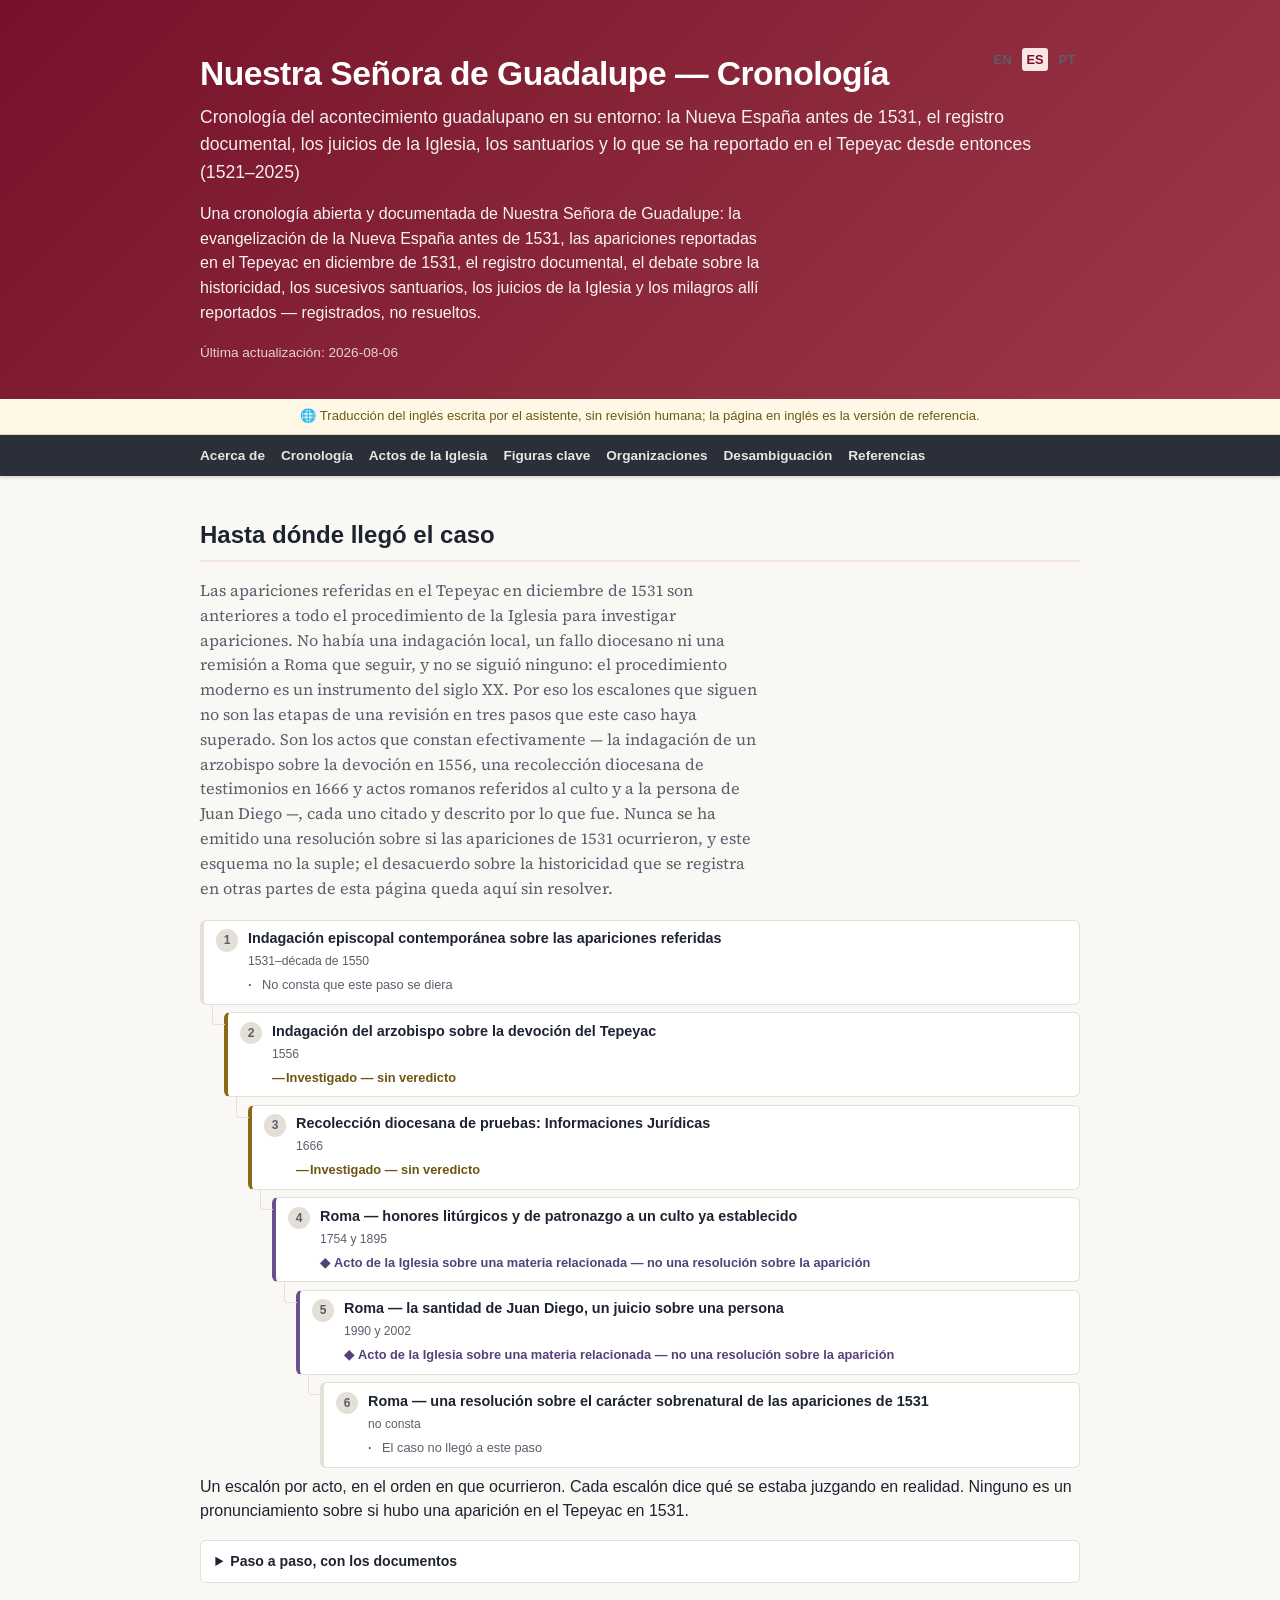
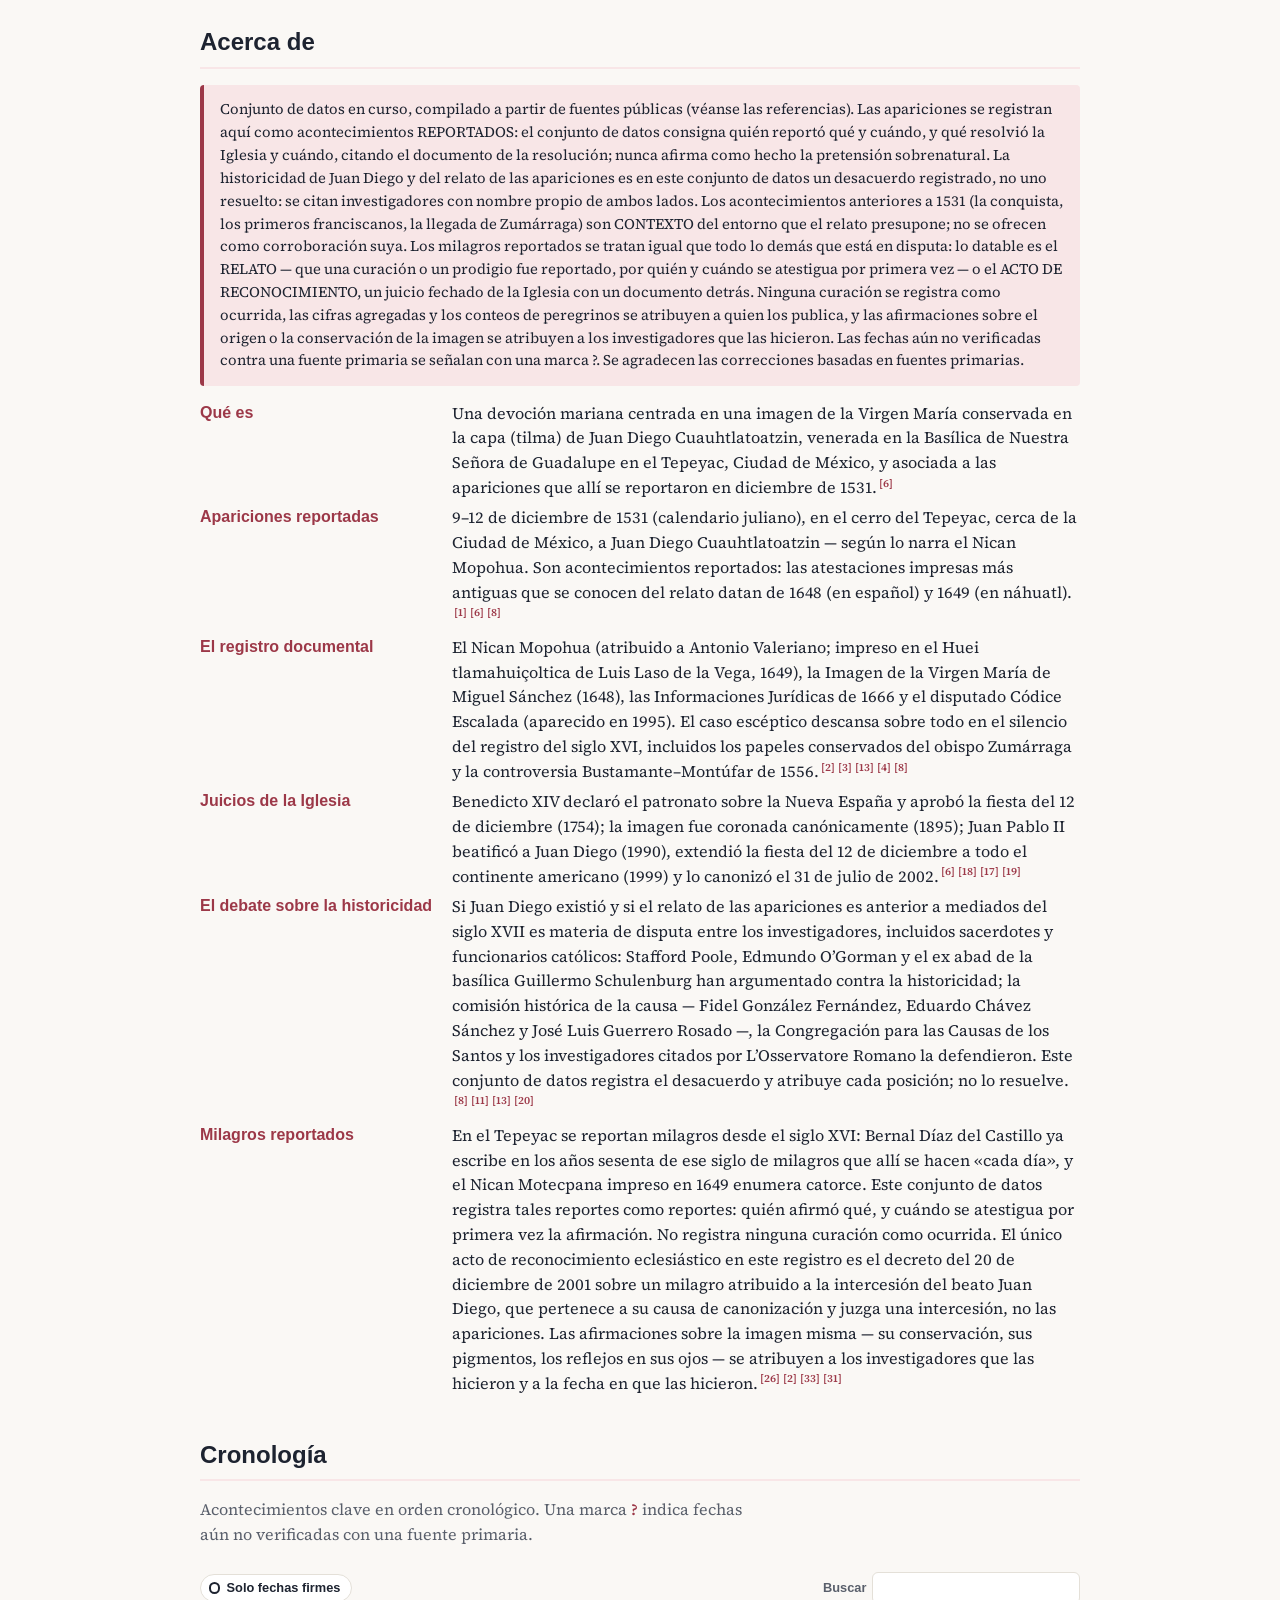
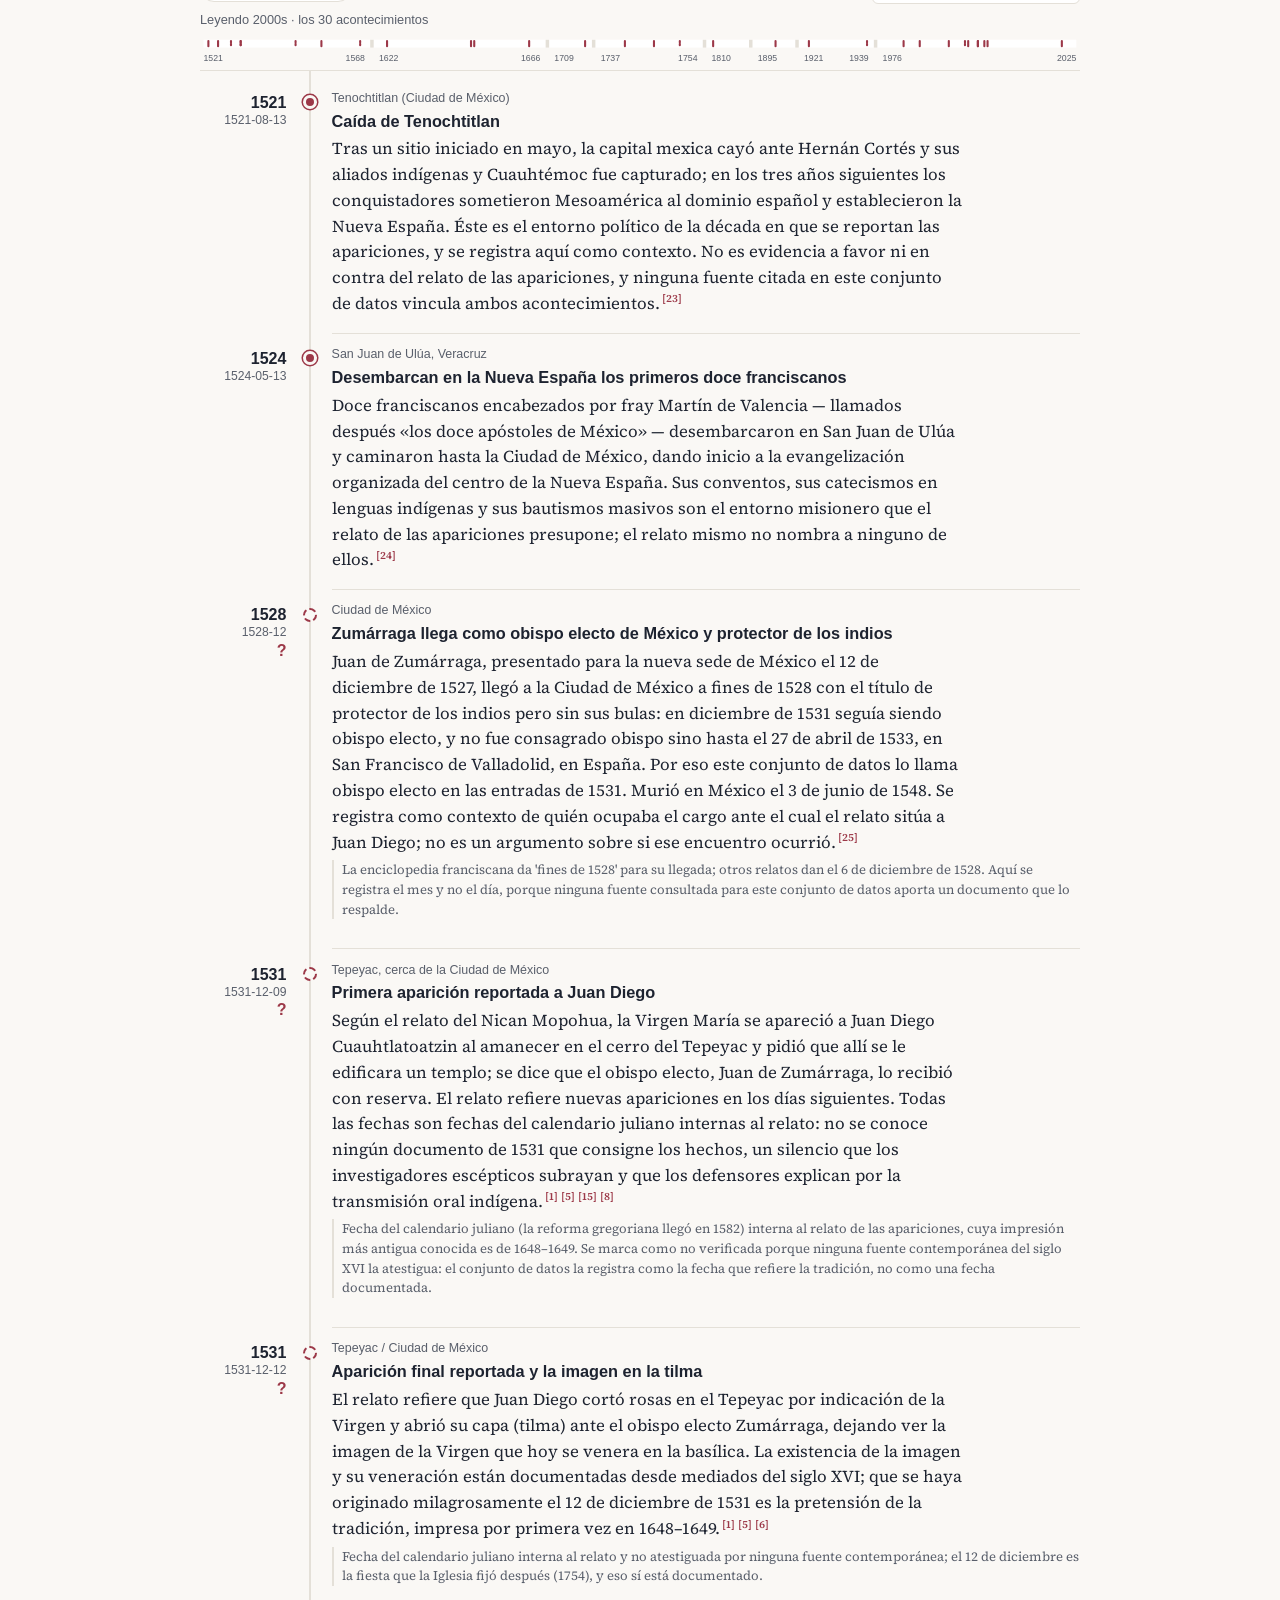
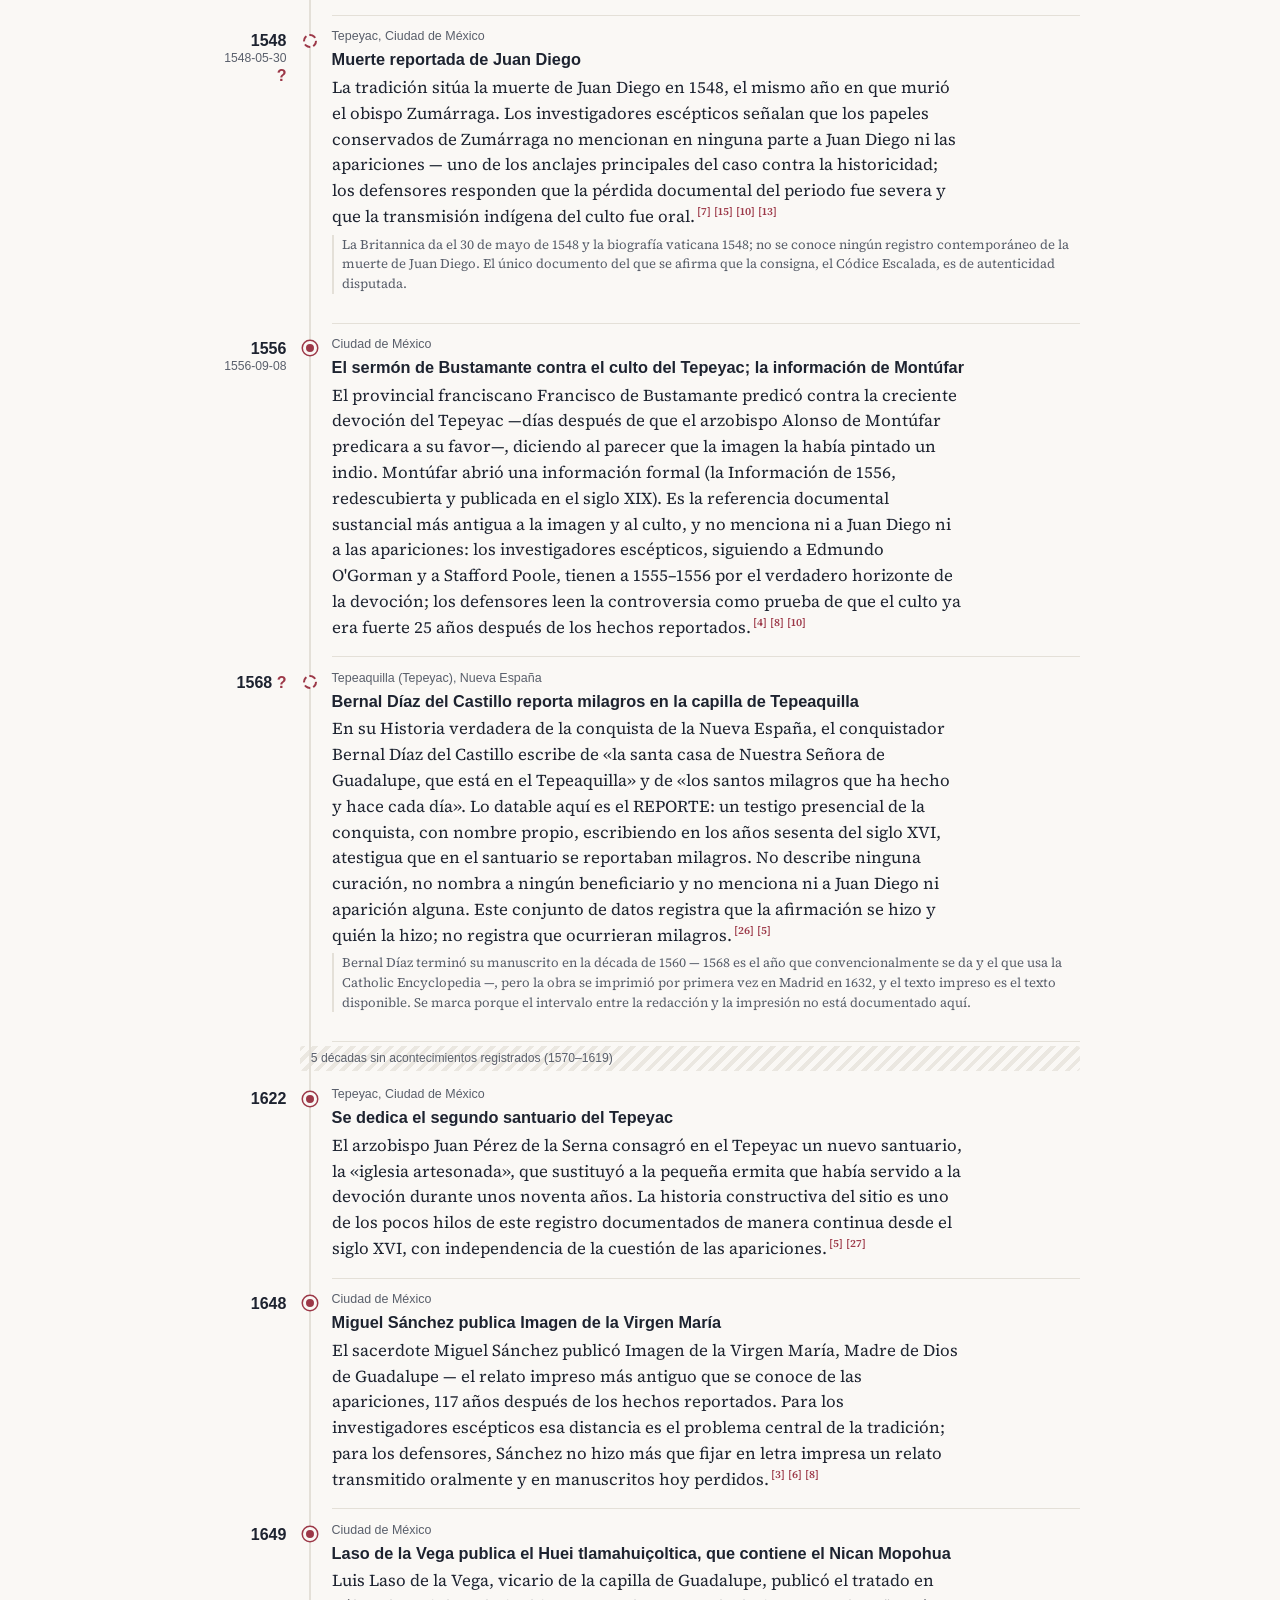
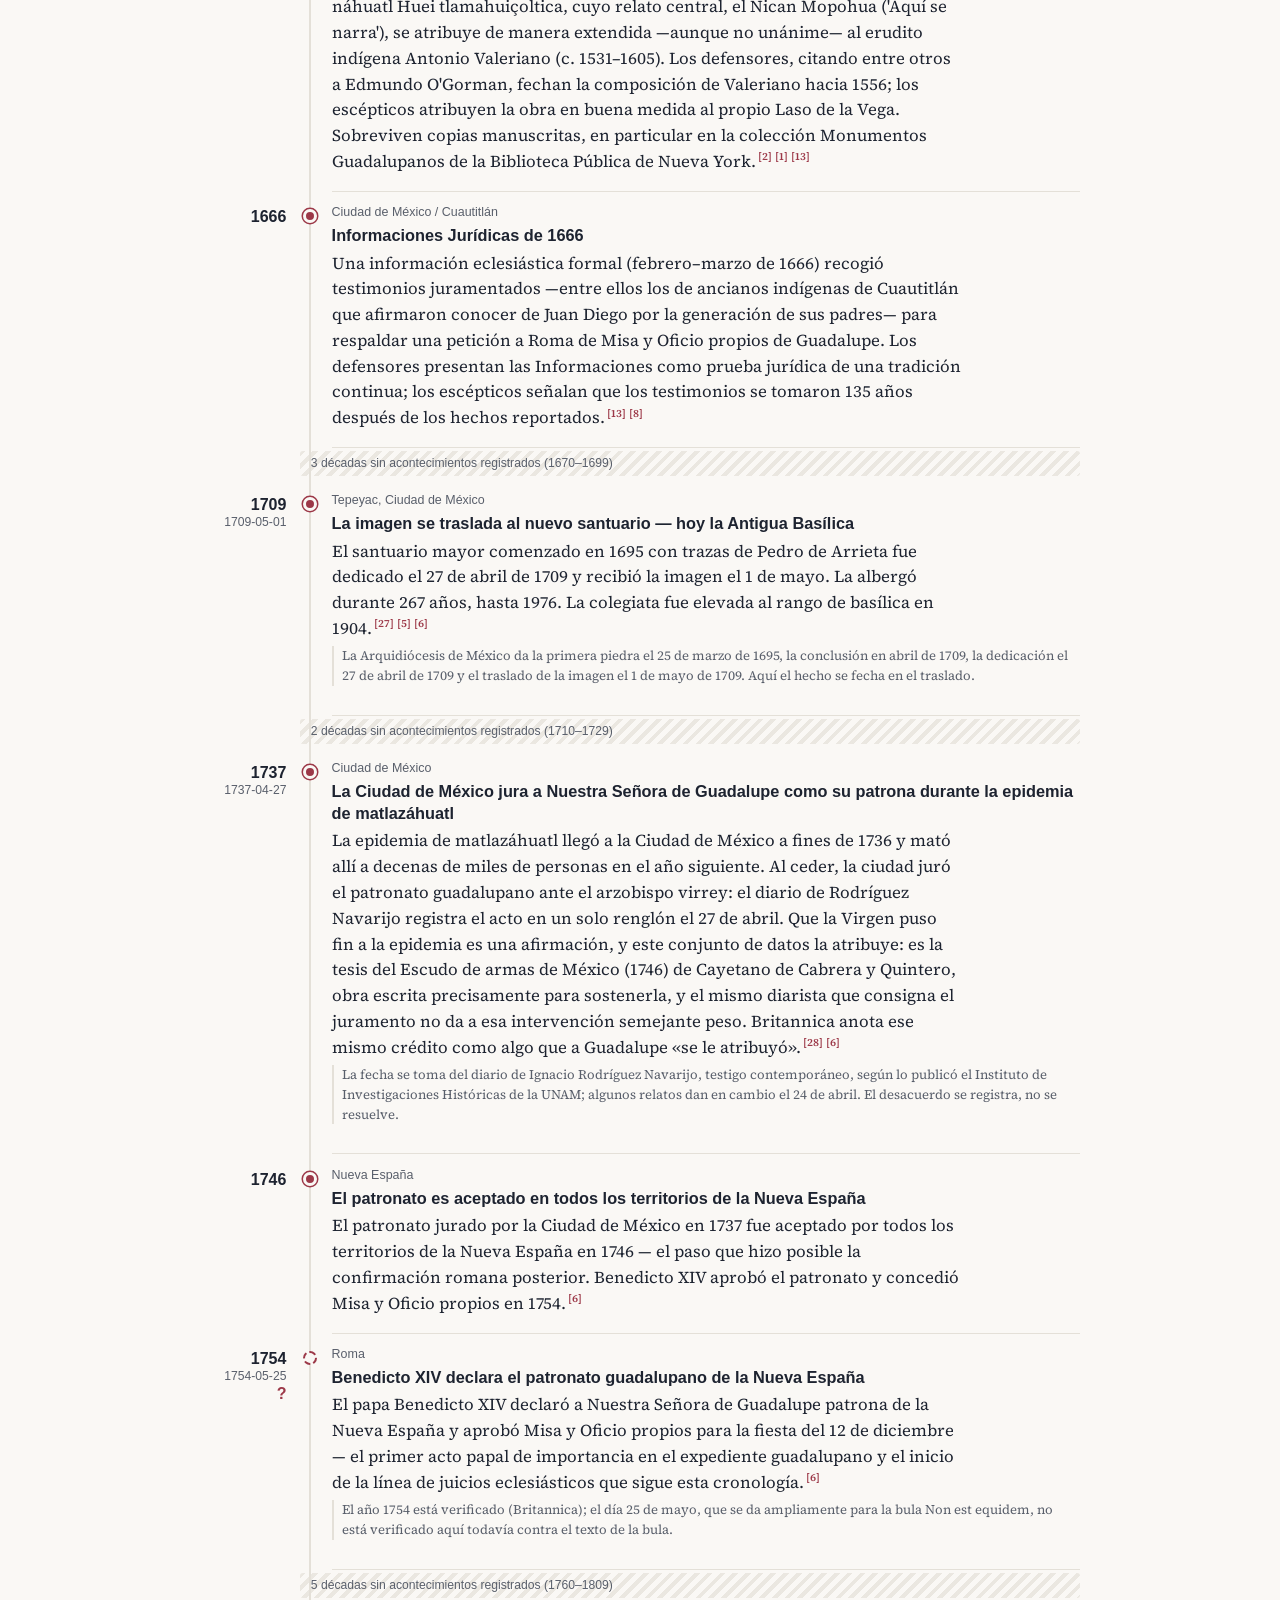
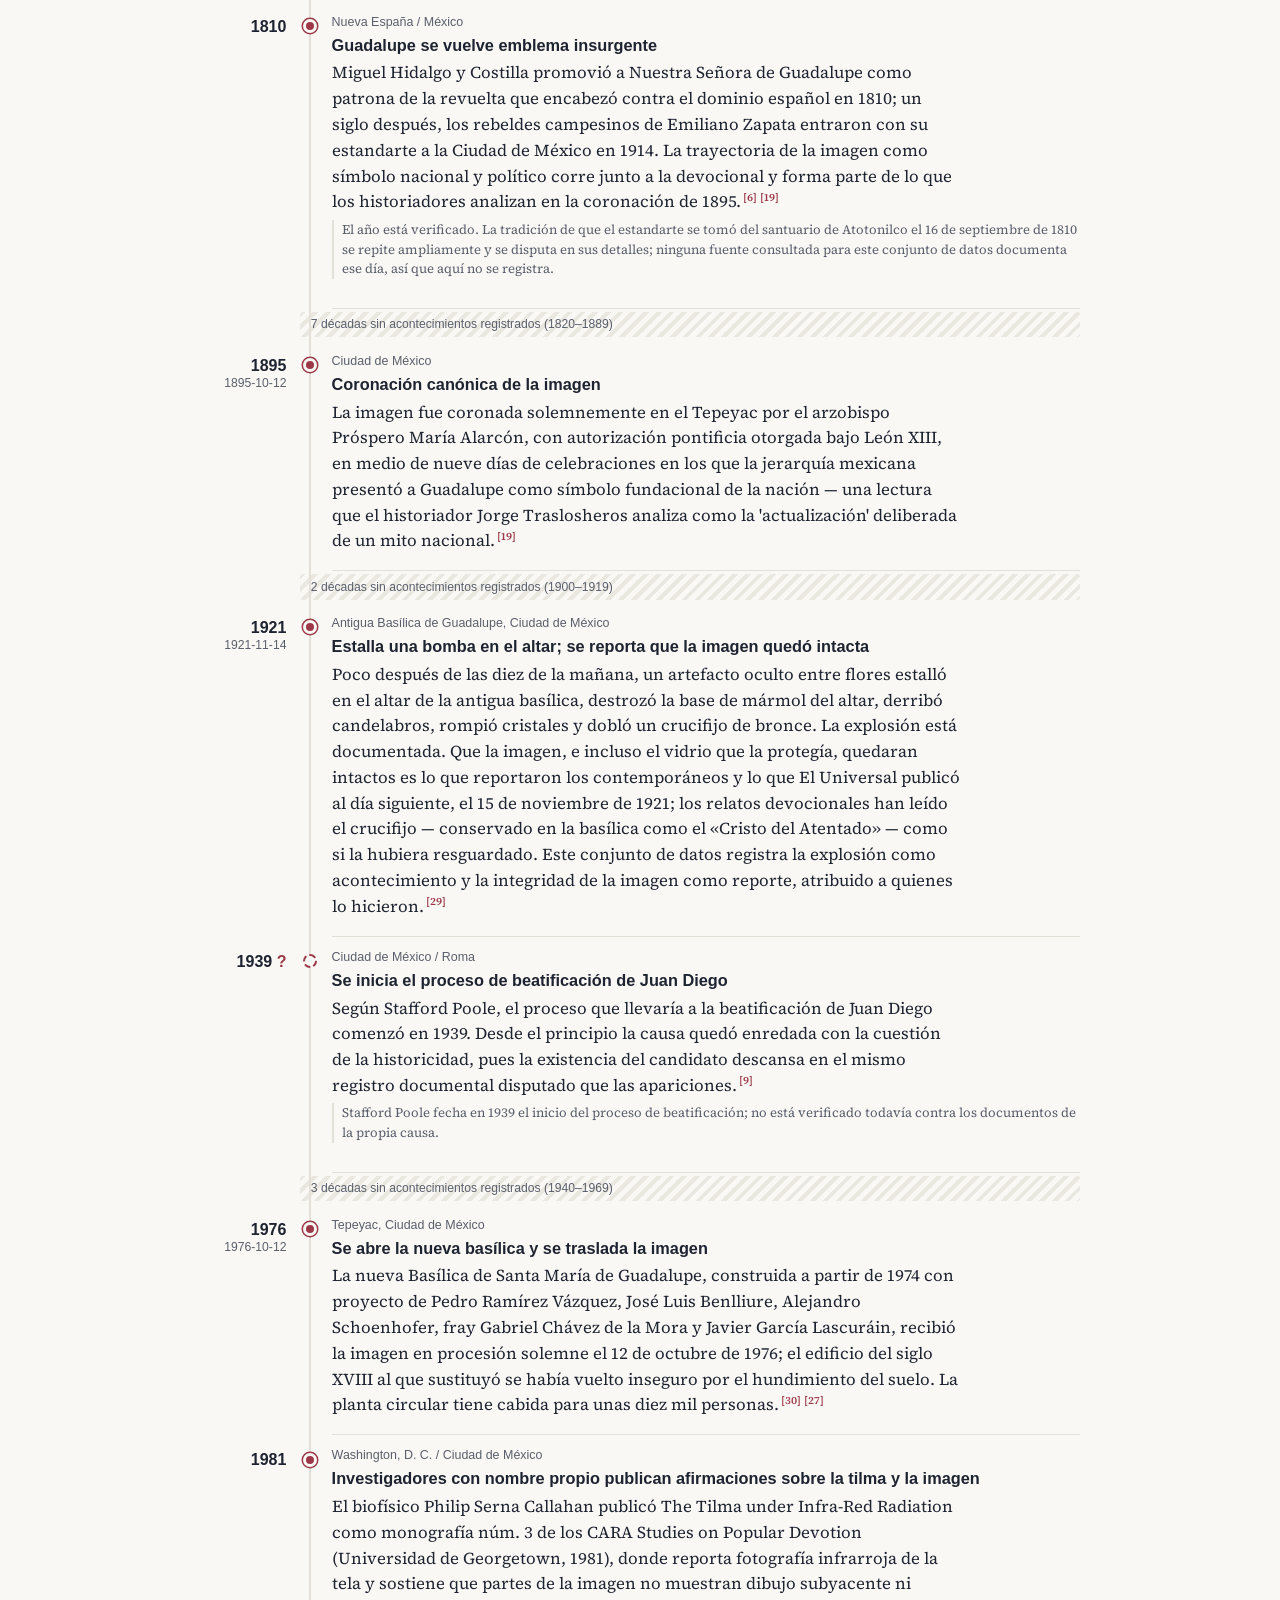
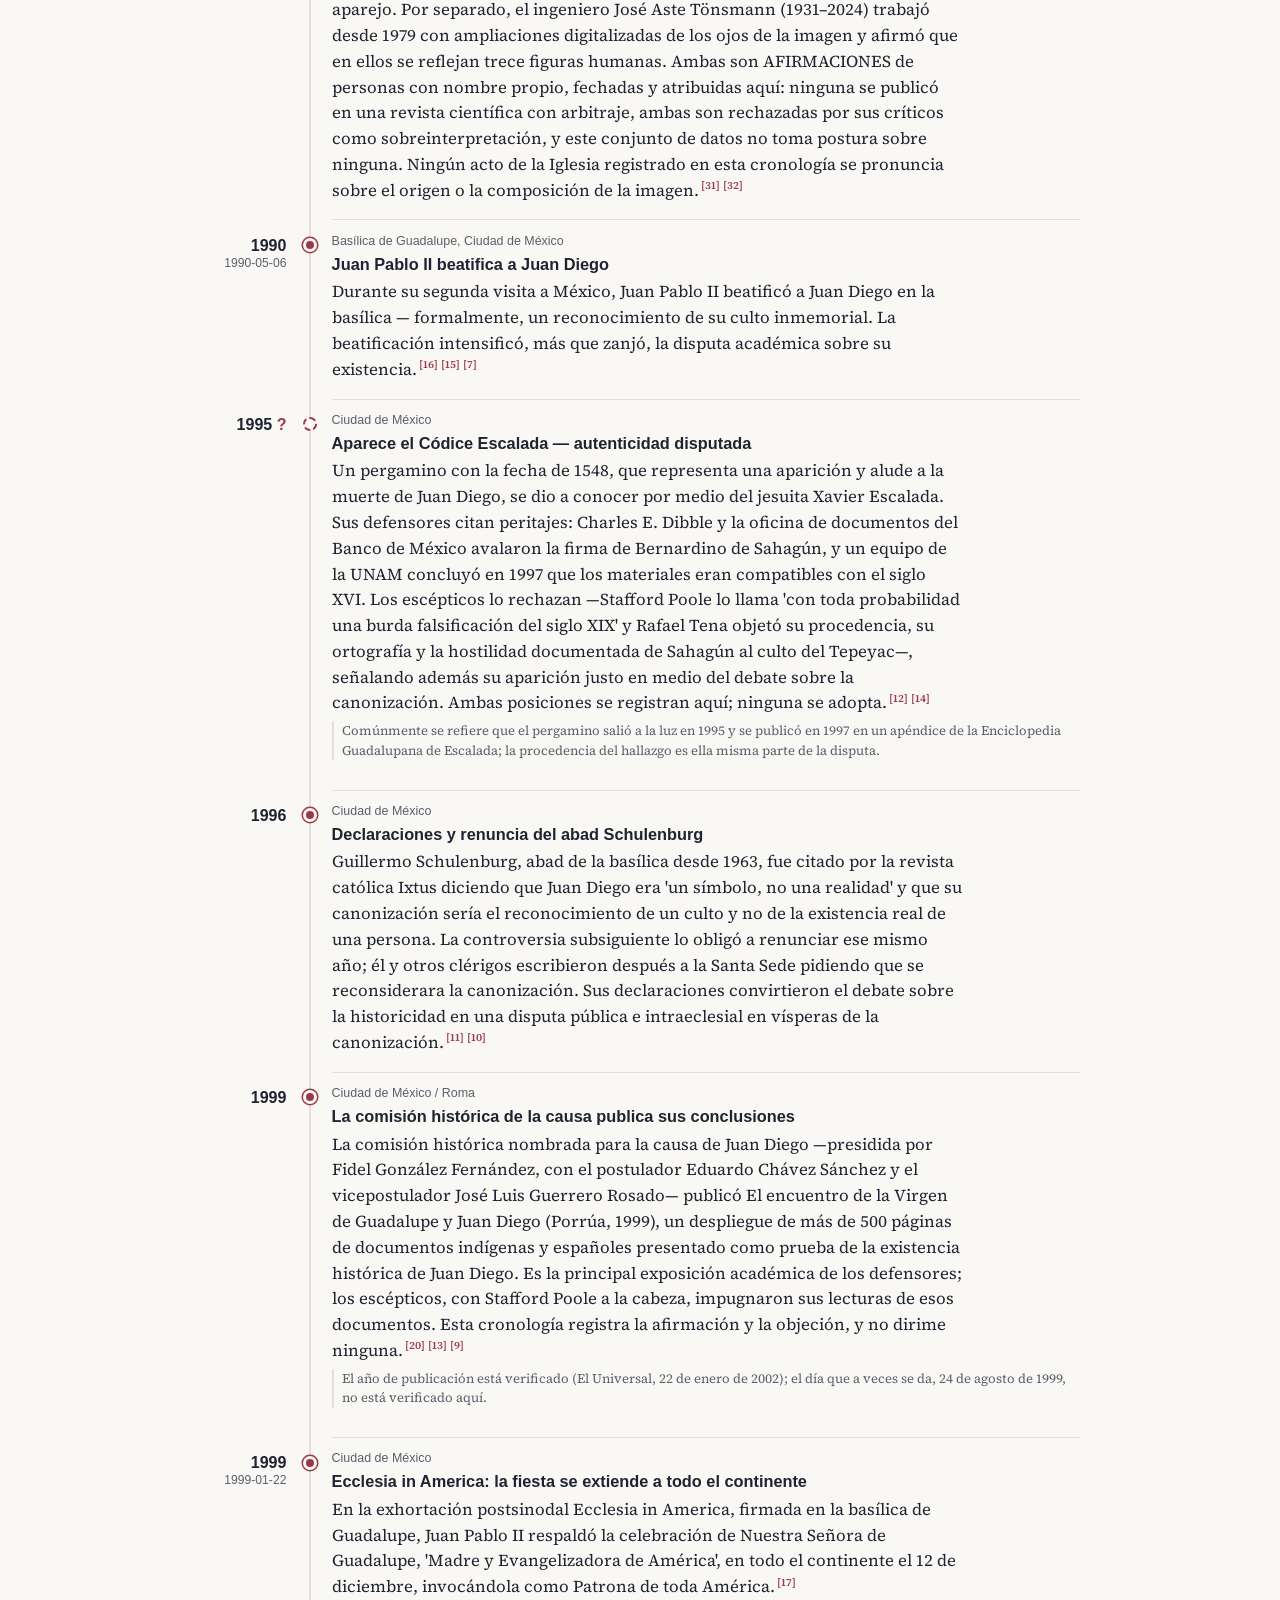
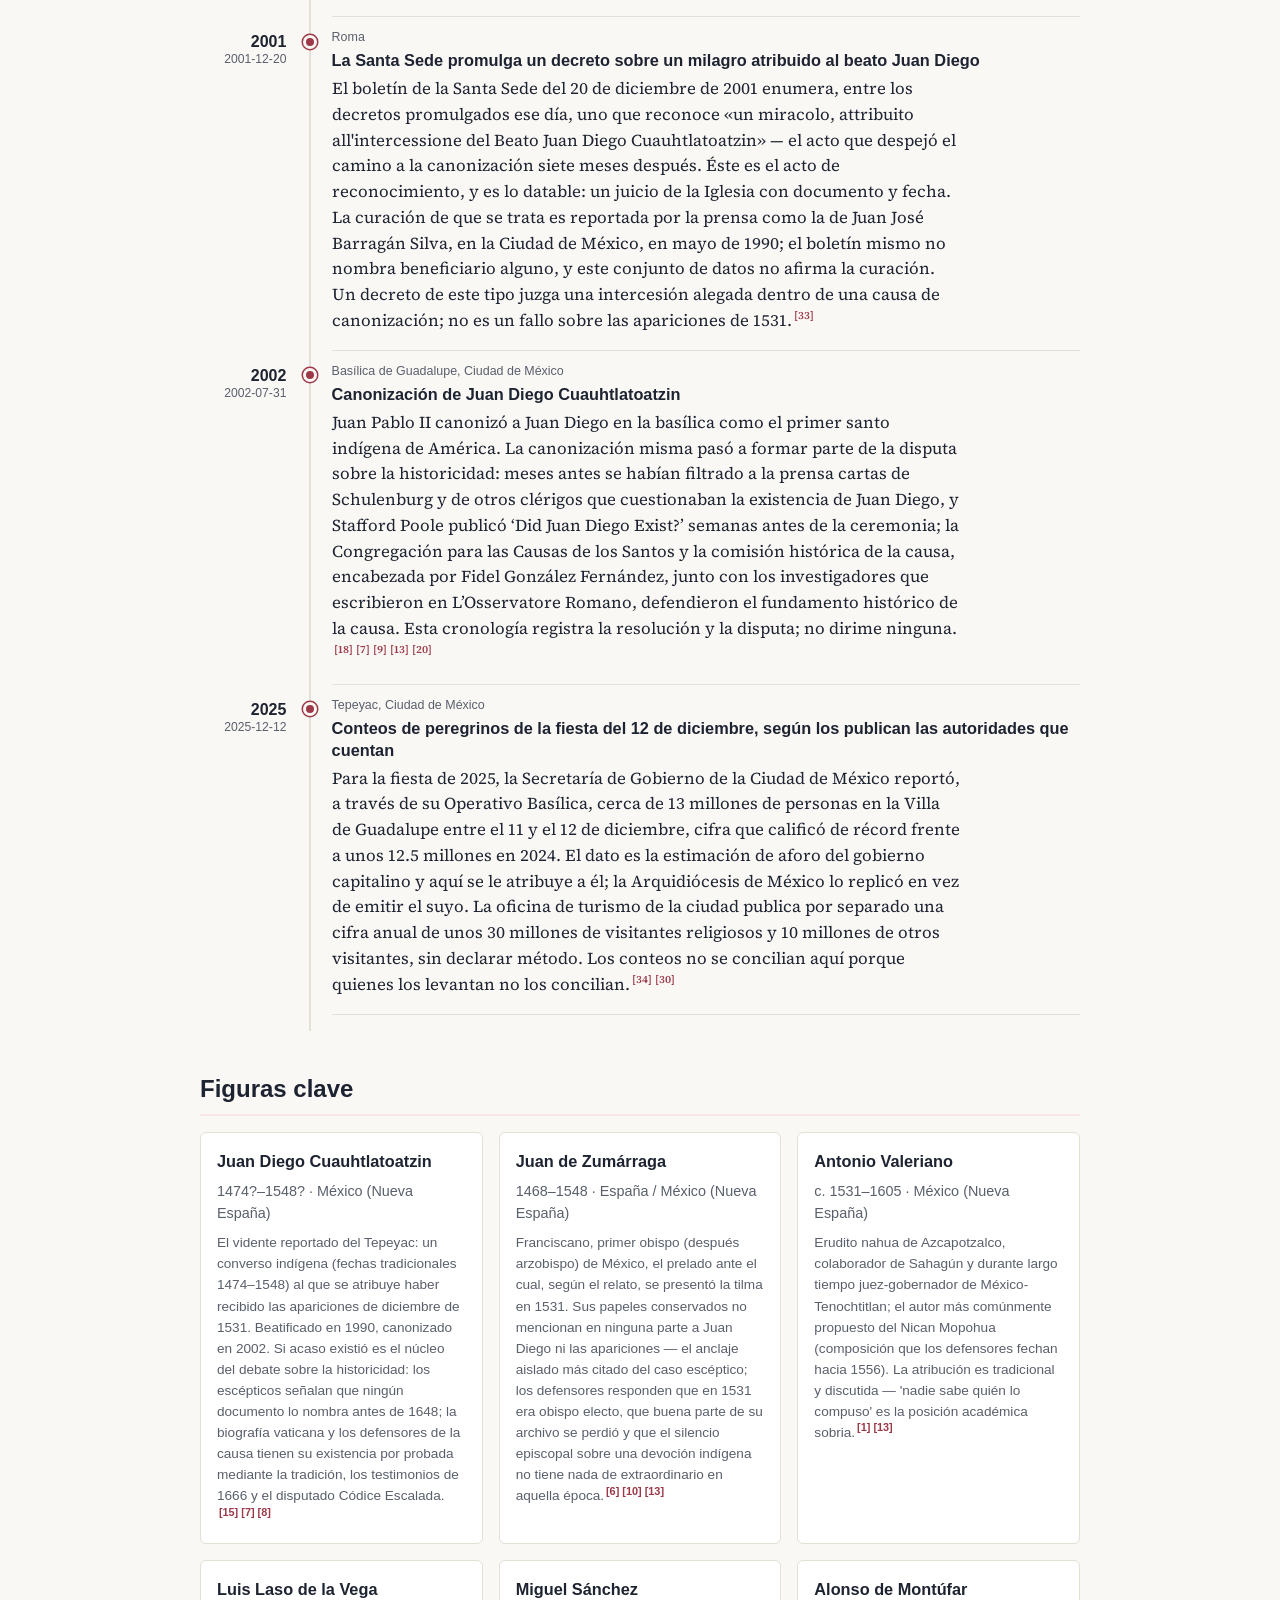
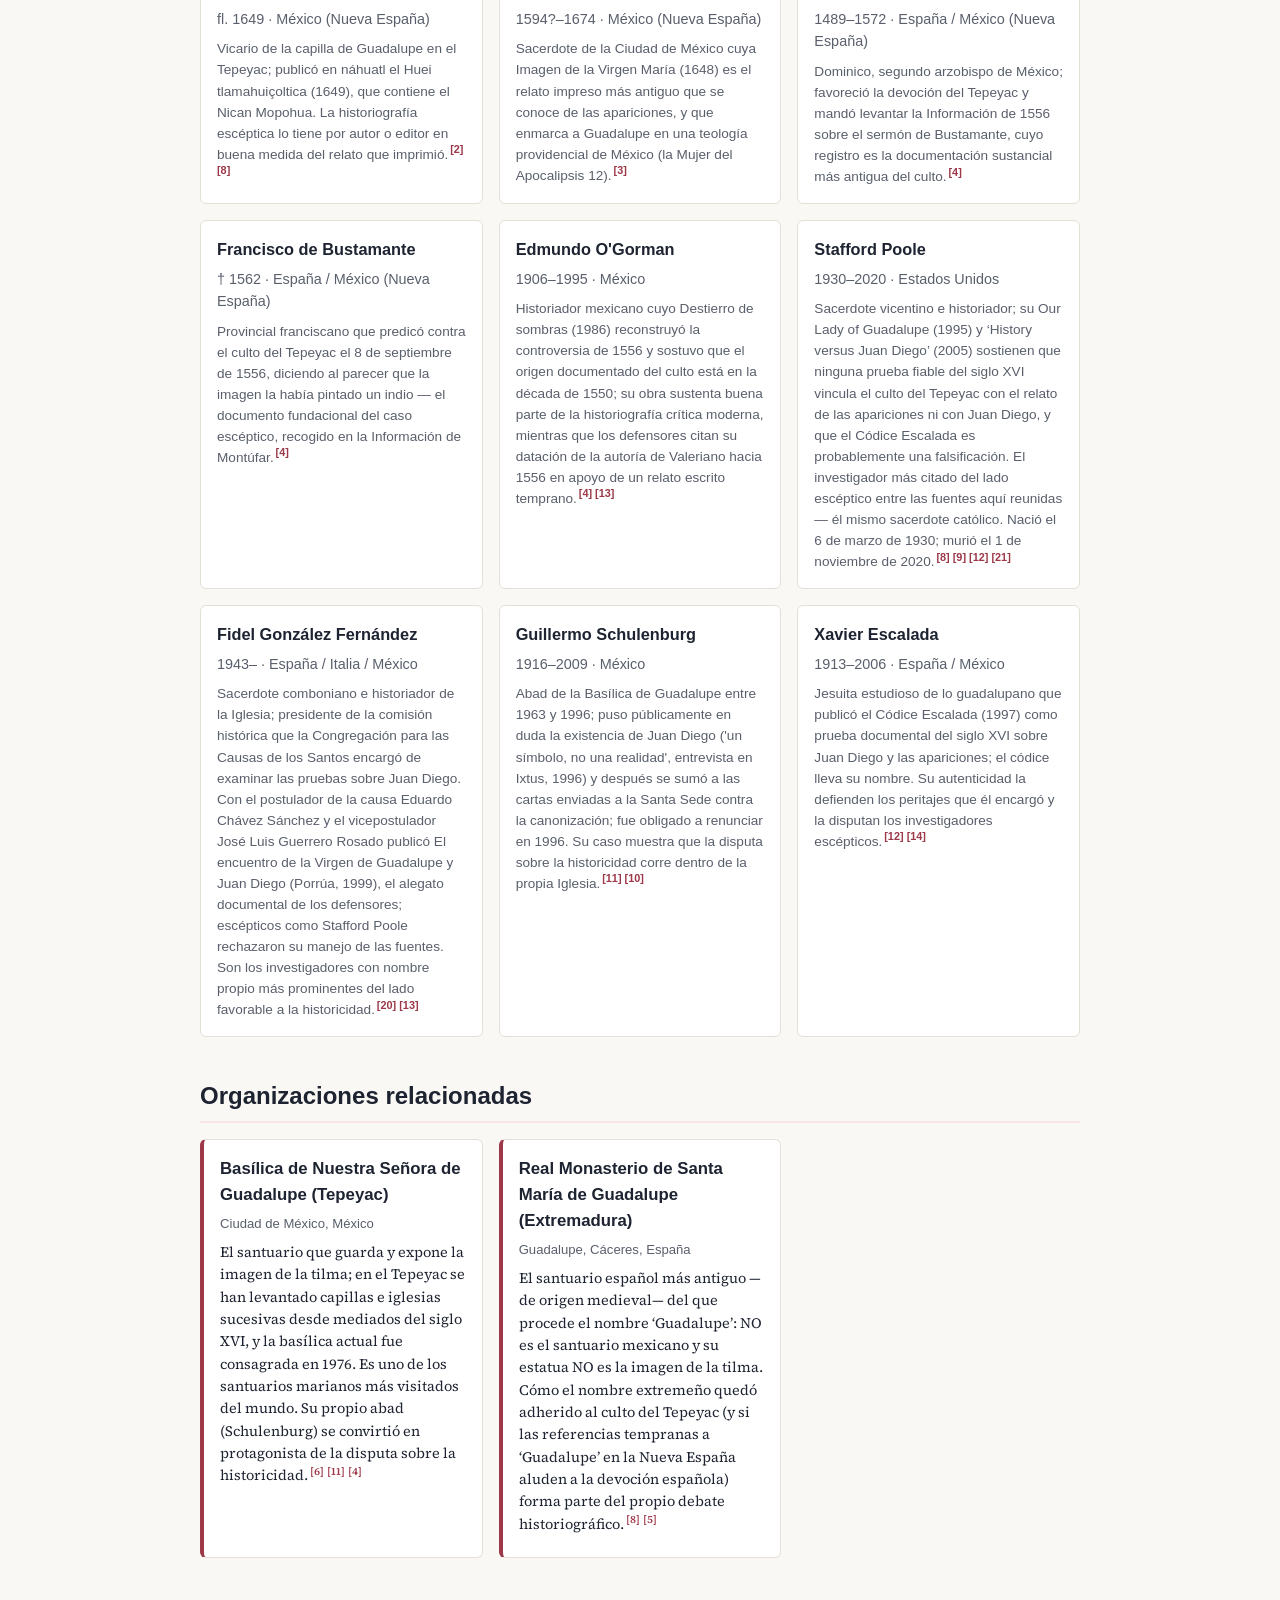
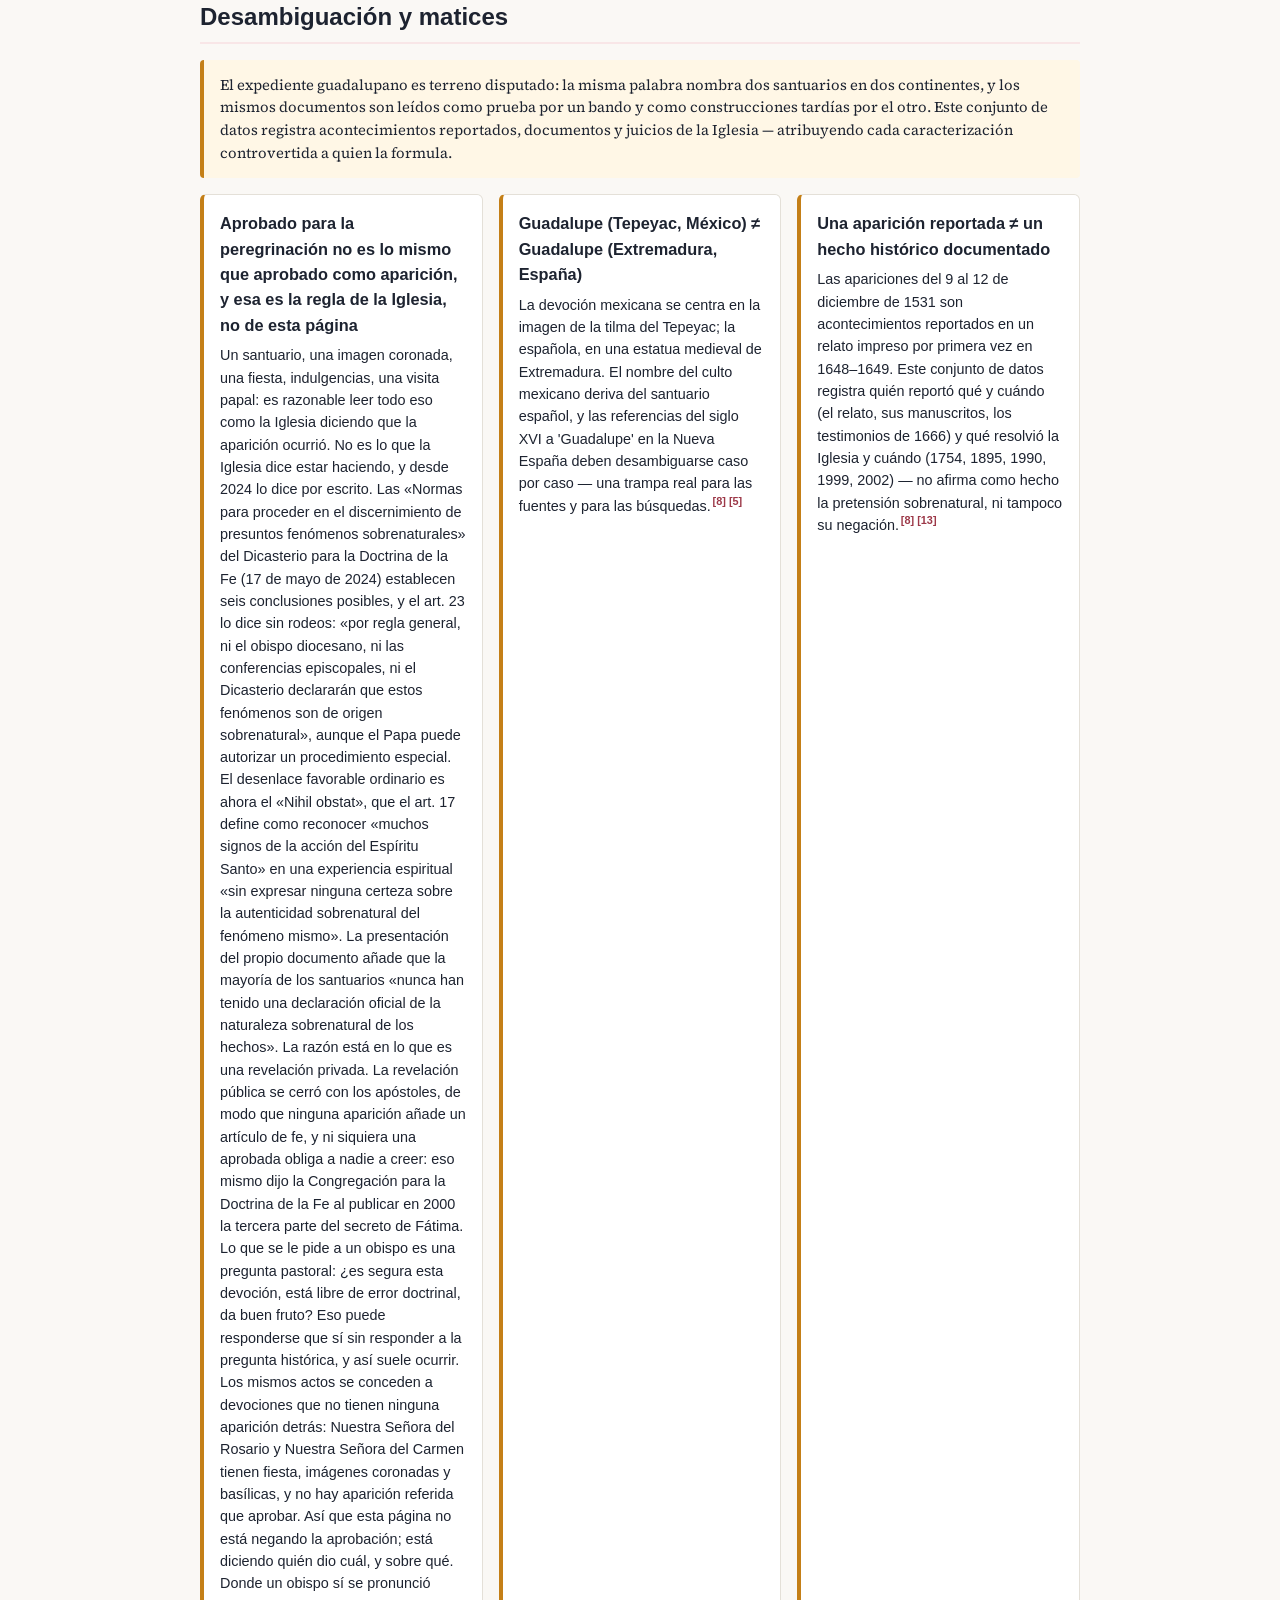
<file: docs/es/index.html>
<!DOCTYPE html>
<html lang="es">
<head>
  <meta charset="utf-8">
  <meta name="viewport" content="width=device-width, initial-scale=1">
  <title>Nuestra Señora de Guadalupe — Cronología</title>
  <meta name="description" content="Una cronología abierta y documentada de Nuestra Señora de Guadalupe: la evangelización de la Nueva España antes de 1531, las apariciones reportadas en el Tepeyac en diciembre de 1531, el registro documental, el debate sobre la historicidad, los sucesivos santuarios, los juicios de la Iglesia y los milagros allí reportados — registrados, no resueltos.">
  <!-- Google tag (gtag.js) -->
  <script async src="https://www.googletagmanager.com/gtag/js?id=G-R9LV1QZHVE"></script>
  <script>
    window.dataLayer = window.dataLayer || [];
    function gtag(){dataLayer.push(arguments);}
    gtag('js', new Date());
    gtag('config', 'G-R9LV1QZHVE');
  </script>
  <link rel="stylesheet" href="../styles.css">
  <script src="../river.js" defer></script>
  <script src="../cite.js" defer data-label="Referencia" data-all="Todas las referencias"></script>
  <link rel="canonical" href="https://cronologia.github.io/guadalupe/es/">
  <link rel="alternate" hreflang="en" href="https://cronologia.github.io/guadalupe/en/">
  <link rel="alternate" hreflang="es" href="https://cronologia.github.io/guadalupe/es/">
  <link rel="alternate" hreflang="pt" href="https://cronologia.github.io/guadalupe/pt/">
  <link rel="alternate" hreflang="x-default" href="https://cronologia.github.io/guadalupe/">
  <meta property="og:type" content="website">
  <meta property="og:site_name" content="Nuestra Señora de Guadalupe — Cronología">
  <meta property="og:locale" content="es_ES">
  <meta property="og:title" content="Nuestra Señora de Guadalupe — Cronología">
  <meta property="og:description" content="Una cronología abierta y documentada de Nuestra Señora de Guadalupe: la evangelización de la Nueva España antes de 1531, las apariciones reportadas en el Tepeyac en diciembre de 1531, el registro documental, el debate sobre la historicidad, los sucesivos santuarios, los juicios de la Iglesia y los milagros allí reportados — registrados, no resueltos.">
  <meta property="og:url" content="https://cronologia.github.io/guadalupe/es/">
  <meta name="twitter:card" content="summary">
  <meta name="twitter:title" content="Nuestra Señora de Guadalupe — Cronología">
  <meta name="twitter:description" content="Una cronología abierta y documentada de Nuestra Señora de Guadalupe: la evangelización de la Nueva España antes de 1531, las apariciones reportadas en el Tepeyac en diciembre de 1531, el registro documental, el debate sobre la historicidad, los sucesivos santuarios, los juicios de la Iglesia y los milagros allí reportados — registrados, no resueltos.">
  <script type="application/ld+json">
  {
    "@context": "https://schema.org",
    "@type": "WebSite",
    "name": "Nuestra Señora de Guadalupe — Cronología",
    "description": "Una cronología abierta y documentada de Nuestra Señora de Guadalupe: la evangelización de la Nueva España antes de 1531, las apariciones reportadas en el Tepeyac en diciembre de 1531, el registro documental, el debate sobre la historicidad, los sucesivos santuarios, los juicios de la Iglesia y los milagros allí reportados — registrados, no resueltos.",
    "url": "https://cronologia.github.io/guadalupe/es/",
    "inLanguage": "es"
  }
  </script>
</head>
<body>
  <header class="site-header">
    <div class="wrap">
      <nav class="lang-switch" aria-label="Idioma"><a href="../en/" hreflang="en">EN</a><span class="lang-current" aria-current="true">ES</span><a href="../pt/" hreflang="pt">PT</a></nav>
      <h1>Nuestra Señora de Guadalupe — Cronología</h1>
      <p class="subtitle">Cronología del acontecimiento guadalupano en su entorno: la Nueva España antes de 1531, el registro documental, los juicios de la Iglesia, los santuarios y lo que se ha reportado en el Tepeyac desde entonces (1521–2025)</p>
      <p class="lead">Una cronología abierta y documentada de Nuestra Señora de Guadalupe: la evangelización de la Nueva España antes de 1531, las apariciones reportadas en el Tepeyac en diciembre de 1531, el registro documental, el debate sobre la historicidad, los sucesivos santuarios, los juicios de la Iglesia y los milagros allí reportados — registrados, no resueltos.</p>
      <p class="updated">Última actualización: 2026-08-06</p>
    </div>
  </header>
  <div class="i18n-disclaimer" role="note">🌐 Traducción del inglés escrita por el asistente, sin revisión humana; la página en inglés es la versión de referencia.</div>

  <nav class="site-nav">
    <div class="wrap">
      <a href="#about">Acerca de</a>
      <a href="#chronology">Cronología</a>
      <a href="#approval-ladder">Actos de la Iglesia</a>
      <a href="#figures">Figuras clave</a>
      <a href="#organizations">Organizaciones</a>
      <a href="#disambiguation">Desambiguación</a>
      <a href="#references">Referencias</a>
    </div>
  </nav>

  <main class="wrap">
    <section id="approval-ladder" class="viz">
      <h2>Hasta dónde llegó el caso</h2>
      <p class="section-intro">Las apariciones referidas en el Tepeyac en diciembre de 1531 son anteriores a todo el procedimiento de la Iglesia para investigar apariciones. No había una indagación local, un fallo diocesano ni una remisión a Roma que seguir, y no se siguió ninguno: el procedimiento moderno es un instrumento del siglo XX. Por eso los escalones que siguen no son las etapas de una revisión en tres pasos que este caso haya superado. Son los actos que constan efectivamente — la indagación de un arzobispo sobre la devoción en 1556, una recolección diocesana de testimonios en 1666 y actos romanos referidos al culto y a la persona de Juan Diego —, cada uno citado y descrito por lo que fue. Nunca se ha emitido una resolución sobre si las apariciones de 1531 ocurrieron, y este esquema no la suple; el desacuerdo sobre la historicidad que se registra en otras partes de esta página queda aquí sin resolver.</p>
      <figure class="approval-ladder">
        <div class="viz-scroll">
        <ol class="al-cascade">
          <li class="al-node al-not-found" style="--al-step:0">
            <a href="#al-rung-1" class="al-node-link">
              <span class="al-num" aria-hidden="true">1</span>
              <span class="al-node-body">
                <span class="al-node-label">Indagación episcopal contemporánea sobre las apariciones referidas</span><span class="al-when">1531–década de 1550</span>
                <span class="al-node-status"><span class="al-glyph" aria-hidden="true">·</span>No consta que este paso se diera</span>
              </span>
            </a>
          </li>
          <li class="al-node al-inconclusive" style="--al-step:1">
            <a href="#al-rung-2" class="al-node-link">
              <span class="al-num" aria-hidden="true">2</span>
              <span class="al-node-body">
                <span class="al-node-label">Indagación del arzobispo sobre la devoción del Tepeyac</span><span class="al-when">1556</span>
                <span class="al-node-status"><span class="al-glyph" aria-hidden="true">—</span>Investigado — sin veredicto</span>
              </span>
            </a>
          </li>
          <li class="al-node al-inconclusive" style="--al-step:2">
            <a href="#al-rung-3" class="al-node-link">
              <span class="al-num" aria-hidden="true">3</span>
              <span class="al-node-body">
                <span class="al-node-label">Recolección diocesana de pruebas: Informaciones Jurídicas</span><span class="al-when">1666</span>
                <span class="al-node-status"><span class="al-glyph" aria-hidden="true">—</span>Investigado — sin veredicto</span>
              </span>
            </a>
          </li>
          <li class="al-node al-adjacent" style="--al-step:3">
            <a href="#al-rung-4" class="al-node-link">
              <span class="al-num" aria-hidden="true">4</span>
              <span class="al-node-body">
                <span class="al-node-label">Roma — honores litúrgicos y de patronazgo a un culto ya establecido</span><span class="al-when">1754 y 1895</span>
                <span class="al-node-status"><span class="al-glyph" aria-hidden="true">◆</span>Acto de la Iglesia sobre una materia relacionada — no una resolución sobre la aparición</span>
              </span>
            </a>
          </li>
          <li class="al-node al-adjacent" style="--al-step:4">
            <a href="#al-rung-5" class="al-node-link">
              <span class="al-num" aria-hidden="true">5</span>
              <span class="al-node-body">
                <span class="al-node-label">Roma — la santidad de Juan Diego, un juicio sobre una persona</span><span class="al-when">1990 y 2002</span>
                <span class="al-node-status"><span class="al-glyph" aria-hidden="true">◆</span>Acto de la Iglesia sobre una materia relacionada — no una resolución sobre la aparición</span>
              </span>
            </a>
          </li>
          <li class="al-node al-not-reached" style="--al-step:5">
            <a href="#al-rung-6" class="al-node-link">
              <span class="al-num" aria-hidden="true">6</span>
              <span class="al-node-body">
                <span class="al-node-label">Roma — una resolución sobre el carácter sobrenatural de las apariciones de 1531</span><span class="al-when">no consta</span>
                <span class="al-node-status"><span class="al-glyph" aria-hidden="true">·</span>El caso no llegó a este paso</span>
              </span>
            </a>
          </li>
        </ol>
        </div>
        <figcaption>Un escalón por acto, en el orden en que ocurrieron. Cada escalón dice qué se estaba juzgando en realidad. Ninguno es un pronunciamiento sobre si hubo una aparición en el Tepeyac en 1531.</figcaption>
      </figure>
      <details class="al-details">
        <summary>Paso a paso, con los documentos</summary>
        <div class="al-tablist" hidden aria-label="Hasta dónde llegó el caso">
            <button type="button" class="al-tab" data-al-panel="al-rung-1"><span class="al-glyph" aria-hidden="true">·</span>Indagación episcopal contemporánea sobre las apariciones referidas</button>
            <button type="button" class="al-tab" data-al-panel="al-rung-2"><span class="al-glyph" aria-hidden="true">—</span>Indagación del arzobispo sobre la devoción del Tepeyac</button>
            <button type="button" class="al-tab" data-al-panel="al-rung-3"><span class="al-glyph" aria-hidden="true">—</span>Recolección diocesana de pruebas: Informaciones Jurídicas</button>
            <button type="button" class="al-tab" data-al-panel="al-rung-4"><span class="al-glyph" aria-hidden="true">◆</span>Roma — honores litúrgicos y de patronazgo a un culto ya establecido</button>
            <button type="button" class="al-tab" data-al-panel="al-rung-5"><span class="al-glyph" aria-hidden="true">◆</span>Roma — la santidad de Juan Diego, un juicio sobre una persona</button>
            <button type="button" class="al-tab" data-al-panel="al-rung-6"><span class="al-glyph" aria-hidden="true">·</span>Roma — una resolución sobre el carácter sobrenatural de las apariciones de 1531</button>
        </div>
        <div class="al-panels">
          <section id="al-rung-1" class="al-panel al-not-found">
            <h3 class="al-panel-title">Indagación episcopal contemporánea sobre las apariciones referidas <span class="al-when">1531–década de 1550</span></h3>
            <p class="al-status"><span class="al-glyph" aria-hidden="true">·</span>No consta que este paso se diera</p>
<p class="al-who">Juan de Zumárraga, primer obispo de México, y sus sucesores inmediatos</p><p class="al-nodoc">No se ha localizado ningún registro del siglo XVI de una investigación episcopal sobre las apariciones referidas. Se revisó lo que esta cronología cita para el periodo — el examen fuente por fuente de Poole (1995) y el estudio de O&#39;Gorman sobre la controversia de 1556 (1986) —, que señalan que los escritos conservados de Zumárraga no mencionan ni a Juan Diego ni las apariciones, y que la documentación sustancial más antigua del culto, la de 1556, tampoco menciona a ninguno de los dos. Esto dice algo sobre el registro conservado; no es un dictamen de que nada haya ocurrido.</p>            <p class="al-cites"><sup class="cite"><a href="#ref-8" title="Reference 8">[8]</a> <a href="#ref-4" title="Reference 4">[4]</a> <a href="#ref-6" title="Reference 6">[6]</a></sup></p>
          </section>
          <section id="al-rung-2" class="al-panel al-inconclusive">
            <h3 class="al-panel-title">Indagación del arzobispo sobre la devoción del Tepeyac <span class="al-when">1556</span></h3>
            <p class="al-status"><span class="al-glyph" aria-hidden="true">—</span>Investigado — sin veredicto</p>
<p class="al-who">Alonso de Montúfar, segundo arzobispo de México</p><p class="al-outcome">El objeto de esta indagación fue la devoción y el origen de la imagen, no una afirmación de aparición. Montúfar la abrió (la Información de 1556) después de que el provincial franciscano Francisco de Bustamante predicara contra el culto del Tepeyac y dijera, según se refiere, que la imagen la había pintado un indio. El expediente no menciona ni a Juan Diego ni las apariciones; no consta que se emitiera fallo alguno sobre la imagen ni sobre el culto, y el asunto se apagó. Los estudiosos escépticos que siguen a O&#39;Gorman y a Poole leen 1555–1556 como el verdadero horizonte de la devoción; los defensores leen esa misma controversia como prueba de que el culto ya era fuerte veinticinco años después de los hechos referidos.</p>            <p class="al-cites"><sup class="cite"><a href="#ref-4" title="Reference 4">[4]</a> <a href="#ref-8" title="Reference 8">[8]</a> <a href="#ref-10" title="Reference 10">[10]</a></sup></p>
          </section>
          <section id="al-rung-3" class="al-panel al-inconclusive">
            <h3 class="al-panel-title">Recolección diocesana de pruebas: Informaciones Jurídicas <span class="al-when">1666</span></h3>
            <p class="al-status"><span class="al-glyph" aria-hidden="true">—</span>Investigado — sin veredicto</p>
<p class="al-who">El arzobispado de México, en la Ciudad de México y en Cuautitlán</p><p class="al-outcome">Una indagación eclesiástica formal, celebrada del 18 de febrero al 22 de marzo de 1666, recogió testimonios bajo juramento, entre ellos los de ancianos indígenas de Cuautitlán que afirmaron tener noticia de Juan Diego por la generación de sus padres. Fue una recolección de pruebas en apoyo de una petición a Roma de Misa y Oficio propios, hecha 135 años después de los hechos referidos; no emitió juicio alguno sobre las apariciones. Los defensores la presentan como prueba jurídica de una tradición continua; los escépticos hacen notar la distancia en el tiempo entre el testimonio y lo que relata.</p>            <p class="al-cites"><sup class="cite"><a href="#ref-13" title="Reference 13">[13]</a> <a href="#ref-8" title="Reference 8">[8]</a></sup></p>
          </section>
          <section id="al-rung-4" class="al-panel al-adjacent">
            <h3 class="al-panel-title">Roma — honores litúrgicos y de patronazgo a un culto ya establecido <span class="al-when">1754 y 1895</span></h3>
            <p class="al-status"><span class="al-glyph" aria-hidden="true">◆</span>Acto de la Iglesia sobre una materia relacionada — no una resolución sobre la aparición</p>
<p class="al-who">Benedicto XIV; León XIII</p><p class="al-outcome">Lo que aquí se concedió fue liturgia y honor, no autentificación. En 1754 Benedicto XIV aprobó el patronazgo guadalupano de la Nueva España y concedió Misa y Oficio propios para la fiesta del 12 de diciembre; en 1895 la imagen fue coronada solemnemente en el Tepeyac por el arzobispo Próspero María Alarcón, con autorización pontificia de León XIII. Ambos actos regulan cómo puede la Iglesia celebrar una devoción que ya existía. Ninguno examina, ni decide, si hubo una aparición en 1531.</p>            <p class="al-cites"><sup class="cite"><a href="#ref-6" title="Reference 6">[6]</a> <a href="#ref-19" title="Reference 19">[19]</a></sup></p>
          </section>
          <section id="al-rung-5" class="al-panel al-adjacent">
            <h3 class="al-panel-title">Roma — la santidad de Juan Diego, un juicio sobre una persona <span class="al-when">1990 y 2002</span></h3>
            <p class="al-status"><span class="al-glyph" aria-hidden="true">◆</span>Acto de la Iglesia sobre una materia relacionada — no una resolución sobre la aparición</p>
<p class="al-who">Juan Pablo II, sobre una causa instruida por medio de la Congregación para las Causas de los Santos</p><p class="al-outcome">Juan Diego fue beatificado el 6 de mayo de 1990 y canonizado el 31 de julio de 2002. Una beatificación y una canonización juzgan a una persona — su santidad y su culto — y no los hechos referidos en 1531. La comisión histórica de la propia causa publicó en 1999 su alegato a favor de la existencia histórica de Juan Diego; Stafford Poole y otros lo impugnaron, meses antes de la ceremonia se filtraron a la prensa cartas de clérigos que cuestionaban su existencia, y la canonización pasó a formar parte de la disputa sobre la historicidad en lugar de ponerle fin. Esta cronología registra la resolución y la disputa, y no dirime ninguna de las dos.</p>            <p class="al-cites"><sup class="cite"><a href="#ref-16" title="Reference 16">[16]</a> <a href="#ref-18" title="Reference 18">[18]</a> <a href="#ref-15" title="Reference 15">[15]</a> <a href="#ref-9" title="Reference 9">[9]</a> <a href="#ref-20" title="Reference 20">[20]</a> <a href="#ref-13" title="Reference 13">[13]</a></sup></p>
          </section>
          <section id="al-rung-6" class="al-panel al-not-reached">
            <h3 class="al-panel-title">Roma — una resolución sobre el carácter sobrenatural de las apariciones de 1531 <span class="al-when">no consta</span></h3>
            <p class="al-status"><span class="al-glyph" aria-hidden="true">·</span>El caso no llegó a este paso</p>
<p class="al-nodoc">No se ha localizado ningún acto de la Santa Sede que declare sobrenaturales las apariciones de 1531, y el caso nunca entró en un proceso así. El procedimiento para juzgar apariciones referidas es moderno — las normas del 25 de febrero de 1978, sustituidas por completo por las normas del Dicasterio para la Doctrina de la Fe del 17 de mayo de 2024 — y es más de cuatro siglos posterior a los hechos referidos; conforme a las normas vigentes, por regla general la Iglesia ya no emite tal declaración (art. 23). Se revisaron todos los actos romanos que registra esta cronología, de 1754 a 2002, cada uno de los cuales atañe al culto o a la persona de Juan Diego y no a las apariciones mismas. Que el caso no haya llegado hasta aquí no es una resolución en su contra.</p>            <p class="al-cites"><sup class="cite"><a href="#ref-22" title="Reference 22">[22]</a></sup></p>
          </section>
        </div>
      </details>
      <script>(function () {
        var s = document.currentScript.closest('section');
        var det = s.querySelector('.al-details');
        var list = s.querySelector('.al-tablist');
        var tabs = [].slice.call(s.querySelectorAll('.al-tab'));
        var panels = [].slice.call(s.querySelectorAll('.al-panel'));
        if (!det || !tabs.length || tabs.length !== panels.length) return;
        list.hidden = false;
        list.setAttribute('role', 'tablist');
        function select(id, focus) {
          tabs.forEach(function (b, i) {
            var on = b.getAttribute('data-al-panel') === id;
            b.setAttribute('aria-selected', on ? 'true' : 'false');
            b.setAttribute('tabindex', on ? '0' : '-1');
            panels[i].hidden = !on;
            if (on && focus) b.focus();
          });
        }
        tabs.forEach(function (b, i) {
          b.setAttribute('role', 'tab');
          b.id = b.getAttribute('data-al-panel') + '-tab';
          panels[i].setAttribute('role', 'tabpanel');
          panels[i].setAttribute('aria-labelledby', b.id);
          panels[i].tabIndex = 0;
          b.addEventListener('click', function () { select(b.getAttribute('data-al-panel'), false); });
          b.addEventListener('keydown', function (e) {
            var d = e.key === 'ArrowRight' ? 1 : e.key === 'ArrowLeft' ? -1 : 0;
            if (!d) return;
            e.preventDefault();
            var n = (i + d + tabs.length) % tabs.length;
            select(tabs[n].getAttribute('data-al-panel'), true);
          });
        });
        // A cascade node opens the disclosure and selects its panel, instead of
        // jumping the page to a fragment inside a collapsed <details>.
        [].slice.call(s.querySelectorAll('.al-node-link')).forEach(function (a) {
          a.addEventListener('click', function (e) {
            e.preventDefault();
            det.open = true;
            select(a.getAttribute('href').slice(1), true);
          });
        });
        select(tabs[0].getAttribute('data-al-panel'), false);
      })();</script>
    </section>

    <section id="about">
      <h2>Acerca de</h2>
      <p class="notice">Conjunto de datos en curso, compilado a partir de fuentes públicas (véanse las referencias). Las apariciones se registran aquí como acontecimientos REPORTADOS: el conjunto de datos consigna quién reportó qué y cuándo, y qué resolvió la Iglesia y cuándo, citando el documento de la resolución; nunca afirma como hecho la pretensión sobrenatural. La historicidad de Juan Diego y del relato de las apariciones es en este conjunto de datos un desacuerdo registrado, no uno resuelto: se citan investigadores con nombre propio de ambos lados. Los acontecimientos anteriores a 1531 (la conquista, los primeros franciscanos, la llegada de Zumárraga) son CONTEXTO del entorno que el relato presupone; no se ofrecen como corroboración suya. Los milagros reportados se tratan igual que todo lo demás que está en disputa: lo datable es el RELATO — que una curación o un prodigio fue reportado, por quién y cuándo se atestigua por primera vez — o el ACTO DE RECONOCIMIENTO, un juicio fechado de la Iglesia con un documento detrás. Ninguna curación se registra como ocurrida, las cifras agregadas y los conteos de peregrinos se atribuyen a quien los publica, y las afirmaciones sobre el origen o la conservación de la imagen se atribuyen a los investigadores que las hicieron. Las fechas aún no verificadas contra una fuente primaria se señalan con una marca ?. Se agradecen las correcciones basadas en fuentes primarias.</p>
      <dl class="facts">
        <dt>Qué es</dt>
        <dd>Una devoción mariana centrada en una imagen de la Virgen María conservada en la capa (tilma) de Juan Diego Cuauhtlatoatzin, venerada en la Basílica de Nuestra Señora de Guadalupe en el Tepeyac, Ciudad de México, y asociada a las apariciones que allí se reportaron en diciembre de 1531.<sup class="cite"><a href="#ref-6" title="Reference 6">[6]</a></sup></dd>
        <dt>Apariciones reportadas</dt>
        <dd>9–12 de diciembre de 1531 (calendario juliano), en el cerro del Tepeyac, cerca de la Ciudad de México, a Juan Diego Cuauhtlatoatzin — según lo narra el Nican Mopohua. Son acontecimientos reportados: las atestaciones impresas más antiguas que se conocen del relato datan de 1648 (en español) y 1649 (en náhuatl).<sup class="cite"><a href="#ref-1" title="Reference 1">[1]</a> <a href="#ref-6" title="Reference 6">[6]</a> <a href="#ref-8" title="Reference 8">[8]</a></sup></dd>
        <dt>El registro documental</dt>
        <dd>El Nican Mopohua (atribuido a Antonio Valeriano; impreso en el Huei tlamahuiçoltica de Luis Laso de la Vega, 1649), la Imagen de la Virgen María de Miguel Sánchez (1648), las Informaciones Jurídicas de 1666 y el disputado Códice Escalada (aparecido en 1995). El caso escéptico descansa sobre todo en el silencio del registro del siglo XVI, incluidos los papeles conservados del obispo Zumárraga y la controversia Bustamante–Montúfar de 1556.<sup class="cite"><a href="#ref-2" title="Reference 2">[2]</a> <a href="#ref-3" title="Reference 3">[3]</a> <a href="#ref-13" title="Reference 13">[13]</a> <a href="#ref-4" title="Reference 4">[4]</a> <a href="#ref-8" title="Reference 8">[8]</a></sup></dd>
        <dt>Juicios de la Iglesia</dt>
        <dd>Benedicto XIV declaró el patronato sobre la Nueva España y aprobó la fiesta del 12 de diciembre (1754); la imagen fue coronada canónicamente (1895); Juan Pablo II beatificó a Juan Diego (1990), extendió la fiesta del 12 de diciembre a todo el continente americano (1999) y lo canonizó el 31 de julio de 2002.<sup class="cite"><a href="#ref-6" title="Reference 6">[6]</a> <a href="#ref-18" title="Reference 18">[18]</a> <a href="#ref-17" title="Reference 17">[17]</a> <a href="#ref-19" title="Reference 19">[19]</a></sup></dd>
        <dt>El debate sobre la historicidad</dt>
        <dd>Si Juan Diego existió y si el relato de las apariciones es anterior a mediados del siglo XVII es materia de disputa entre los investigadores, incluidos sacerdotes y funcionarios católicos: Stafford Poole, Edmundo O’Gorman y el ex abad de la basílica Guillermo Schulenburg han argumentado contra la historicidad; la comisión histórica de la causa — Fidel González Fernández, Eduardo Chávez Sánchez y José Luis Guerrero Rosado —, la Congregación para las Causas de los Santos y los investigadores citados por L’Osservatore Romano la defendieron. Este conjunto de datos registra el desacuerdo y atribuye cada posición; no lo resuelve.<sup class="cite"><a href="#ref-8" title="Reference 8">[8]</a> <a href="#ref-11" title="Reference 11">[11]</a> <a href="#ref-13" title="Reference 13">[13]</a> <a href="#ref-20" title="Reference 20">[20]</a></sup></dd>
        <dt>Milagros reportados</dt>
        <dd>En el Tepeyac se reportan milagros desde el siglo XVI: Bernal Díaz del Castillo ya escribe en los años sesenta de ese siglo de milagros que allí se hacen «cada día», y el Nican Motecpana impreso en 1649 enumera catorce. Este conjunto de datos registra tales reportes como reportes: quién afirmó qué, y cuándo se atestigua por primera vez la afirmación. No registra ninguna curación como ocurrida. El único acto de reconocimiento eclesiástico en este registro es el decreto del 20 de diciembre de 2001 sobre un milagro atribuido a la intercesión del beato Juan Diego, que pertenece a su causa de canonización y juzga una intercesión, no las apariciones. Las afirmaciones sobre la imagen misma — su conservación, sus pigmentos, los reflejos en sus ojos — se atribuyen a los investigadores que las hicieron y a la fecha en que las hicieron.<sup class="cite"><a href="#ref-26" title="Reference 26">[26]</a> <a href="#ref-2" title="Reference 2">[2]</a> <a href="#ref-33" title="Reference 33">[33]</a> <a href="#ref-31" title="Reference 31">[31]</a></sup></dd>
      </dl>
    </section>

    <section id="chronology" class="river">
      <h2>Cronología</h2>
      <p class="section-intro">Acontecimientos clave en orden cronológico. Una marca <span class="flag">?</span> indica
      fechas aún no verificadas con una fuente primaria.</p>
      <div class="rv-bar">
        <div class="rv-controls" role="group" aria-label="Filtrar la cronología" hidden>
          <label class="rv-chip rv-firm"><input type="checkbox" data-firm><span class="rv-sw"></span>Solo fechas firmes</label>
          <label class="rv-find">Buscar <input type="search" autocomplete="off"></label>
          <p class="rv-status" aria-live="polite" data-all="los {n} acontecimientos" data-some="{n} de {total} acontecimientos mostrados" data-reading="Leyendo"></p>
        </div>
        <svg class="rv-ribbon" viewBox="-4 0 1008 29" preserveAspectRatio="xMinYMid meet" role="img" aria-label="Vista general de los 30 acontecimientos; los grandes vacíos del registro se dibujan como cortes">
          <rect class="rv-row" x="0" y="2" width="1000" height="9"/><rect class="rv-brk" x="191" y="2" width="4" height="9"><title>5 décadas sin acontecimientos registrados (1570–1619)</title></rect><rect class="rv-brk" x="392" y="2" width="4" height="9"><title>3 décadas sin acontecimientos registrados (1670–1699)</title></rect><rect class="rv-brk" x="445" y="2" width="4" height="9"><title>2 décadas sin acontecimientos registrados (1710–1729)</title></rect><rect class="rv-brk" x="572" y="2" width="4" height="9"><title>5 décadas sin acontecimientos registrados (1760–1809)</title></rect><rect class="rv-brk" x="625" y="2" width="4" height="9"><title>7 décadas sin acontecimientos registrados (1820–1889)</title></rect><rect class="rv-brk" x="678" y="2" width="4" height="9"><title>2 décadas sin acontecimientos registrados (1900–1919)</title></rect><rect class="rv-brk" x="768" y="2" width="4" height="9"><title>3 décadas sin acontecimientos registrados (1940–1969)</title></rect>
          <line class="rv-tick rv-l0" data-i="0" x1="5.6" x2="5.6" y1="3.5" y2="9.5"/><line class="rv-tick rv-l0" data-i="1" x1="16.7" x2="16.7" y1="3.5" y2="9.5"/><line class="rv-tick rv-l0 rv-u" data-i="2" x1="31.5" x2="31.5" y1="3.5" y2="9.5"/><line class="rv-tick rv-l0 rv-u" data-i="3" x1="42.6" x2="42.6" y1="3.5" y2="9.5"/><line class="rv-tick rv-l0 rv-u" data-i="4" x1="42.6" x2="42.6" y1="3.5" y2="9.5"/><line class="rv-tick rv-l0 rv-u" data-i="5" x1="105.5" x2="105.5" y1="3.5" y2="9.5"/><line class="rv-tick rv-l0" data-i="6" x1="135.1" x2="135.1" y1="3.5" y2="9.5"/><line class="rv-tick rv-l0 rv-u" data-i="7" x1="179.5" x2="179.5" y1="3.5" y2="9.5"/><line class="rv-tick rv-l0" data-i="8" x1="210.3" x2="210.3" y1="3.5" y2="9.5"/><line class="rv-tick rv-l0" data-i="9" x1="306.5" x2="306.5" y1="3.5" y2="9.5"/><line class="rv-tick rv-l0" data-i="10" x1="310.2" x2="310.2" y1="3.5" y2="9.5"/><line class="rv-tick rv-l0" data-i="11" x1="373.1" x2="373.1" y1="3.5" y2="9.5"/><line class="rv-tick rv-l0" data-i="12" x1="437.2" x2="437.2" y1="3.5" y2="9.5"/><line class="rv-tick rv-l0" data-i="13" x1="482.8" x2="482.8" y1="3.5" y2="9.5"/><line class="rv-tick rv-l0" data-i="14" x1="516.1" x2="516.1" y1="3.5" y2="9.5"/><line class="rv-tick rv-l0 rv-u" data-i="15" x1="545.7" x2="545.7" y1="3.5" y2="9.5"/><line class="rv-tick rv-l0" data-i="16" x1="583.9" x2="583.9" y1="3.5" y2="9.5"/><line class="rv-tick rv-l0" data-i="17" x1="655.4" x2="655.4" y1="3.5" y2="9.5"/><line class="rv-tick rv-l0" data-i="18" x1="693.6" x2="693.6" y1="3.5" y2="9.5"/><line class="rv-tick rv-l0 rv-u" data-i="19" x1="760.2" x2="760.2" y1="3.5" y2="9.5"/><line class="rv-tick rv-l0" data-i="20" x1="802.1" x2="802.1" y1="3.5" y2="9.5"/><line class="rv-tick rv-l0" data-i="21" x1="820.6" x2="820.6" y1="3.5" y2="9.5"/><line class="rv-tick rv-l0" data-i="22" x1="853.9" x2="853.9" y1="3.5" y2="9.5"/><line class="rv-tick rv-l0 rv-u" data-i="23" x1="872.4" x2="872.4" y1="3.5" y2="9.5"/><line class="rv-tick rv-l0" data-i="24" x1="876.1" x2="876.1" y1="3.5" y2="9.5"/><line class="rv-tick rv-l0" data-i="25" x1="887.2" x2="887.2" y1="3.5" y2="9.5"/><line class="rv-tick rv-l0" data-i="26" x1="887.2" x2="887.2" y1="3.5" y2="9.5"/><line class="rv-tick rv-l0" data-i="27" x1="894.6" x2="894.6" y1="3.5" y2="9.5"/><line class="rv-tick rv-l0" data-i="28" x1="898.3" x2="898.3" y1="3.5" y2="9.5"/><line class="rv-tick rv-l0" data-i="29" x1="983.4" x2="983.4" y1="3.5" y2="9.5"/>
          <text class="rv-axis" x="0" y="26" text-anchor="start">1521</text><text class="rv-axis" x="185" y="26" text-anchor="end">1568</text><text class="rv-axis" x="201" y="26" text-anchor="start">1622</text><text class="rv-axis" x="386" y="26" text-anchor="end">1666</text><text class="rv-axis" x="402" y="26" text-anchor="start">1709</text><text class="rv-axis" x="455" y="26" text-anchor="start">1737</text><text class="rv-axis" x="566" y="26" text-anchor="end">1754</text><text class="rv-axis" x="582" y="26" text-anchor="start">1810</text><text class="rv-axis" x="635" y="26" text-anchor="start">1895</text><text class="rv-axis" x="688" y="26" text-anchor="start">1921</text><text class="rv-axis" x="762" y="26" text-anchor="end">1939</text><text class="rv-axis" x="778" y="26" text-anchor="start">1976</text><text class="rv-axis" x="1000" y="26" text-anchor="end">2025</text><rect class="rv-win" x="0" y="0" width="0" height="13"/>
        </svg>
      </div>
      <ol class="rv-list" style="--lanes:1">
        <li class="rv-e" id="decade-1520" data-i="0" data-lanes="" data-decade="1520s">
          <div class="rv-year">1521<small>1521-08-13</small></div>
          <div class="rv-node" aria-hidden="true"><i class="rv-l0" style="--k:0"></i></div>
          <div class="rv-card">
            <p class="rv-kick"><span>Tenochtitlan (Ciudad de México)</span></p>
            <h3>Caída de Tenochtitlan</h3>
            <p class="rv-text">Tras un sitio iniciado en mayo, la capital mexica cayó ante Hernán Cortés y sus aliados indígenas y Cuauhtémoc fue capturado; en los tres años siguientes los conquistadores sometieron Mesoamérica al dominio español y establecieron la Nueva España. Éste es el entorno político de la década en que se reportan las apariciones, y se registra aquí como contexto. No es evidencia a favor ni en contra del relato de las apariciones, y ninguna fuente citada en este conjunto de datos vincula ambos acontecimientos.<sup class="cite"><a href="#ref-23" title="Reference 23">[23]</a></sup></p>
          </div>
        </li>
        <li class="rv-e" data-i="1" data-lanes="" data-decade="1520s">
          <div class="rv-year">1524<small>1524-05-13</small></div>
          <div class="rv-node" aria-hidden="true"><i class="rv-l0" style="--k:0"></i></div>
          <div class="rv-card">
            <p class="rv-kick"><span>San Juan de Ulúa, Veracruz</span></p>
            <h3>Desembarcan en la Nueva España los primeros doce franciscanos</h3>
            <p class="rv-text">Doce franciscanos encabezados por fray Martín de Valencia — llamados después «los doce apóstoles de México» — desembarcaron en San Juan de Ulúa y caminaron hasta la Ciudad de México, dando inicio a la evangelización organizada del centro de la Nueva España. Sus conventos, sus catecismos en lenguas indígenas y sus bautismos masivos son el entorno misionero que el relato de las apariciones presupone; el relato mismo no nombra a ninguno de ellos.<sup class="cite"><a href="#ref-24" title="Reference 24">[24]</a></sup></p>
          </div>
        </li>
        <li class="rv-e rv-u" data-i="2" data-lanes="" data-decade="1520s">
          <div class="rv-year">1528<small>1528-12</small> <span class="flag" title="Fecha aún no verificada con una fuente primaria">?</span></div>
          <div class="rv-node" aria-hidden="true"><i class="rv-l0" style="--k:0"></i></div>
          <div class="rv-card">
            <p class="rv-kick"><span>Ciudad de México</span></p>
            <h3>Zumárraga llega como obispo electo de México y protector de los indios</h3>
            <p class="rv-text">Juan de Zumárraga, presentado para la nueva sede de México el 12 de diciembre de 1527, llegó a la Ciudad de México a fines de 1528 con el título de protector de los indios pero sin sus bulas: en diciembre de 1531 seguía siendo obispo electo, y no fue consagrado obispo sino hasta el 27 de abril de 1533, en San Francisco de Valladolid, en España. Por eso este conjunto de datos lo llama obispo electo en las entradas de 1531. Murió en México el 3 de junio de 1548. Se registra como contexto de quién ocupaba el cargo ante el cual el relato sitúa a Juan Diego; no es un argumento sobre si ese encuentro ocurrió.<sup class="cite"><a href="#ref-25" title="Reference 25">[25]</a></sup></p>
            <p class="date-note">La enciclopedia franciscana da &#39;fines de 1528&#39; para su llegada; otros relatos dan el 6 de diciembre de 1528. Aquí se registra el mes y no el día, porque ninguna fuente consultada para este conjunto de datos aporta un documento que lo respalde.</p>
          </div>
        </li>
        <li class="rv-e rv-u" id="decade-1530" data-i="3" data-lanes="" data-decade="1530s">
          <div class="rv-year">1531<small>1531-12-09</small> <span class="flag" title="Fecha aún no verificada con una fuente primaria">?</span></div>
          <div class="rv-node" aria-hidden="true"><i class="rv-l0" style="--k:0"></i></div>
          <div class="rv-card">
            <p class="rv-kick"><span>Tepeyac, cerca de la Ciudad de México</span></p>
            <h3>Primera aparición reportada a Juan Diego</h3>
            <p class="rv-text">Según el relato del Nican Mopohua, la Virgen María se apareció a Juan Diego Cuauhtlatoatzin al amanecer en el cerro del Tepeyac y pidió que allí se le edificara un templo; se dice que el obispo electo, Juan de Zumárraga, lo recibió con reserva. El relato refiere nuevas apariciones en los días siguientes. Todas las fechas son fechas del calendario juliano internas al relato: no se conoce ningún documento de 1531 que consigne los hechos, un silencio que los investigadores escépticos subrayan y que los defensores explican por la transmisión oral indígena.<sup class="cite"><a href="#ref-1" title="Reference 1">[1]</a> <a href="#ref-5" title="Reference 5">[5]</a> <a href="#ref-15" title="Reference 15">[15]</a> <a href="#ref-8" title="Reference 8">[8]</a></sup></p>
            <p class="date-note">Fecha del calendario juliano (la reforma gregoriana llegó en 1582) interna al relato de las apariciones, cuya impresión más antigua conocida es de 1648–1649. Se marca como no verificada porque ninguna fuente contemporánea del siglo XVI la atestigua: el conjunto de datos la registra como la fecha que refiere la tradición, no como una fecha documentada.</p>
          </div>
        </li>
        <li class="rv-e rv-u" data-i="4" data-lanes="" data-decade="1530s">
          <div class="rv-year">1531<small>1531-12-12</small> <span class="flag" title="Fecha aún no verificada con una fuente primaria">?</span></div>
          <div class="rv-node" aria-hidden="true"><i class="rv-l0" style="--k:0"></i></div>
          <div class="rv-card">
            <p class="rv-kick"><span>Tepeyac / Ciudad de México</span></p>
            <h3>Aparición final reportada y la imagen en la tilma</h3>
            <p class="rv-text">El relato refiere que Juan Diego cortó rosas en el Tepeyac por indicación de la Virgen y abrió su capa (tilma) ante el obispo electo Zumárraga, dejando ver la imagen de la Virgen que hoy se venera en la basílica. La existencia de la imagen y su veneración están documentadas desde mediados del siglo XVI; que se haya originado milagrosamente el 12 de diciembre de 1531 es la pretensión de la tradición, impresa por primera vez en 1648–1649.<sup class="cite"><a href="#ref-1" title="Reference 1">[1]</a> <a href="#ref-5" title="Reference 5">[5]</a> <a href="#ref-6" title="Reference 6">[6]</a></sup></p>
            <p class="date-note">Fecha del calendario juliano interna al relato y no atestiguada por ninguna fuente contemporánea; el 12 de diciembre es la fiesta que la Iglesia fijó después (1754), y eso sí está documentado.</p>
          </div>
        </li>
        <li class="rv-e rv-u" id="decade-1540" data-i="5" data-lanes="" data-decade="1540s">
          <div class="rv-year">1548<small>1548-05-30</small> <span class="flag" title="Fecha aún no verificada con una fuente primaria">?</span></div>
          <div class="rv-node" aria-hidden="true"><i class="rv-l0" style="--k:0"></i></div>
          <div class="rv-card">
            <p class="rv-kick"><span>Tepeyac, Ciudad de México</span></p>
            <h3>Muerte reportada de Juan Diego</h3>
            <p class="rv-text">La tradición sitúa la muerte de Juan Diego en 1548, el mismo año en que murió el obispo Zumárraga. Los investigadores escépticos señalan que los papeles conservados de Zumárraga no mencionan en ninguna parte a Juan Diego ni las apariciones — uno de los anclajes principales del caso contra la historicidad; los defensores responden que la pérdida documental del periodo fue severa y que la transmisión indígena del culto fue oral.<sup class="cite"><a href="#ref-7" title="Reference 7">[7]</a> <a href="#ref-15" title="Reference 15">[15]</a> <a href="#ref-10" title="Reference 10">[10]</a> <a href="#ref-13" title="Reference 13">[13]</a></sup></p>
            <p class="date-note">La Britannica da el 30 de mayo de 1548 y la biografía vaticana 1548; no se conoce ningún registro contemporáneo de la muerte de Juan Diego. El único documento del que se afirma que la consigna, el Códice Escalada, es de autenticidad disputada.</p>
          </div>
        </li>
        <li class="rv-e" id="decade-1550" data-i="6" data-lanes="" data-decade="1550s">
          <div class="rv-year">1556<small>1556-09-08</small></div>
          <div class="rv-node" aria-hidden="true"><i class="rv-l0" style="--k:0"></i></div>
          <div class="rv-card">
            <p class="rv-kick"><span>Ciudad de México</span></p>
            <h3>El sermón de Bustamante contra el culto del Tepeyac; la información de Montúfar</h3>
            <p class="rv-text">El provincial franciscano Francisco de Bustamante predicó contra la creciente devoción del Tepeyac —días después de que el arzobispo Alonso de Montúfar predicara a su favor—, diciendo al parecer que la imagen la había pintado un indio. Montúfar abrió una información formal (la Información de 1556, redescubierta y publicada en el siglo XIX). Es la referencia documental sustancial más antigua a la imagen y al culto, y no menciona ni a Juan Diego ni a las apariciones: los investigadores escépticos, siguiendo a Edmundo O&#39;Gorman y a Stafford Poole, tienen a 1555–1556 por el verdadero horizonte de la devoción; los defensores leen la controversia como prueba de que el culto ya era fuerte 25 años después de los hechos reportados.<sup class="cite"><a href="#ref-4" title="Reference 4">[4]</a> <a href="#ref-8" title="Reference 8">[8]</a> <a href="#ref-10" title="Reference 10">[10]</a></sup></p>
          </div>
        </li>
        <li class="rv-e rv-u" id="decade-1560" data-i="7" data-lanes="" data-decade="1560s">
          <div class="rv-year">1568 <span class="flag" title="Fecha aún no verificada con una fuente primaria">?</span></div>
          <div class="rv-node" aria-hidden="true"><i class="rv-l0" style="--k:0"></i></div>
          <div class="rv-card">
            <p class="rv-kick"><span>Tepeaquilla (Tepeyac), Nueva España</span></p>
            <h3>Bernal Díaz del Castillo reporta milagros en la capilla de Tepeaquilla</h3>
            <p class="rv-text">En su Historia verdadera de la conquista de la Nueva España, el conquistador Bernal Díaz del Castillo escribe de «la santa casa de Nuestra Señora de Guadalupe, que está en el Tepeaquilla» y de «los santos milagros que ha hecho y hace cada día». Lo datable aquí es el REPORTE: un testigo presencial de la conquista, con nombre propio, escribiendo en los años sesenta del siglo XVI, atestigua que en el santuario se reportaban milagros. No describe ninguna curación, no nombra a ningún beneficiario y no menciona ni a Juan Diego ni aparición alguna. Este conjunto de datos registra que la afirmación se hizo y quién la hizo; no registra que ocurrieran milagros.<sup class="cite"><a href="#ref-26" title="Reference 26">[26]</a> <a href="#ref-5" title="Reference 5">[5]</a></sup></p>
            <p class="date-note">Bernal Díaz terminó su manuscrito en la década de 1560 — 1568 es el año que convencionalmente se da y el que usa la Catholic Encyclopedia —, pero la obra se imprimió por primera vez en Madrid en 1632, y el texto impreso es el texto disponible. Se marca porque el intervalo entre la redacción y la impresión no está documentado aquí.</p>
          </div>
        </li>
        <li class="rv-gap"><span>5 décadas sin acontecimientos registrados (1570–1619)</span></li>
        <li class="rv-e" id="decade-1620" data-i="8" data-lanes="" data-decade="1620s">
          <div class="rv-year">1622</div>
          <div class="rv-node" aria-hidden="true"><i class="rv-l0" style="--k:0"></i></div>
          <div class="rv-card">
            <p class="rv-kick"><span>Tepeyac, Ciudad de México</span></p>
            <h3>Se dedica el segundo santuario del Tepeyac</h3>
            <p class="rv-text">El arzobispo Juan Pérez de la Serna consagró en el Tepeyac un nuevo santuario, la «iglesia artesonada», que sustituyó a la pequeña ermita que había servido a la devoción durante unos noventa años. La historia constructiva del sitio es uno de los pocos hilos de este registro documentados de manera continua desde el siglo XVI, con independencia de la cuestión de las apariciones.<sup class="cite"><a href="#ref-5" title="Reference 5">[5]</a> <a href="#ref-27" title="Reference 27">[27]</a></sup></p>
          </div>
        </li>
        <li class="rv-e" id="decade-1640" data-i="9" data-lanes="" data-decade="1640s">
          <div class="rv-year">1648</div>
          <div class="rv-node" aria-hidden="true"><i class="rv-l0" style="--k:0"></i></div>
          <div class="rv-card">
            <p class="rv-kick"><span>Ciudad de México</span></p>
            <h3>Miguel Sánchez publica Imagen de la Virgen María</h3>
            <p class="rv-text">El sacerdote Miguel Sánchez publicó Imagen de la Virgen María, Madre de Dios de Guadalupe — el relato impreso más antiguo que se conoce de las apariciones, 117 años después de los hechos reportados. Para los investigadores escépticos esa distancia es el problema central de la tradición; para los defensores, Sánchez no hizo más que fijar en letra impresa un relato transmitido oralmente y en manuscritos hoy perdidos.<sup class="cite"><a href="#ref-3" title="Reference 3">[3]</a> <a href="#ref-6" title="Reference 6">[6]</a> <a href="#ref-8" title="Reference 8">[8]</a></sup></p>
          </div>
        </li>
        <li class="rv-e" data-i="10" data-lanes="" data-decade="1640s">
          <div class="rv-year">1649</div>
          <div class="rv-node" aria-hidden="true"><i class="rv-l0" style="--k:0"></i></div>
          <div class="rv-card">
            <p class="rv-kick"><span>Ciudad de México</span></p>
            <h3>Laso de la Vega publica el Huei tlamahuiçoltica, que contiene el Nican Mopohua</h3>
            <p class="rv-text">Luis Laso de la Vega, vicario de la capilla de Guadalupe, publicó el tratado en náhuatl Huei tlamahuiçoltica, cuyo relato central, el Nican Mopohua (&#39;Aquí se narra&#39;), se atribuye de manera extendida —aunque no unánime— al erudito indígena Antonio Valeriano (c. 1531–1605). Los defensores, citando entre otros a Edmundo O&#39;Gorman, fechan la composición de Valeriano hacia 1556; los escépticos atribuyen la obra en buena medida al propio Laso de la Vega. Sobreviven copias manuscritas, en particular en la colección Monumentos Guadalupanos de la Biblioteca Pública de Nueva York.<sup class="cite"><a href="#ref-2" title="Reference 2">[2]</a> <a href="#ref-1" title="Reference 1">[1]</a> <a href="#ref-13" title="Reference 13">[13]</a></sup></p>
          </div>
        </li>
        <li class="rv-e" id="decade-1660" data-i="11" data-lanes="" data-decade="1660s">
          <div class="rv-year">1666</div>
          <div class="rv-node" aria-hidden="true"><i class="rv-l0" style="--k:0"></i></div>
          <div class="rv-card">
            <p class="rv-kick"><span>Ciudad de México / Cuautitlán</span></p>
            <h3>Informaciones Jurídicas de 1666</h3>
            <p class="rv-text">Una información eclesiástica formal (febrero–marzo de 1666) recogió testimonios juramentados —entre ellos los de ancianos indígenas de Cuautitlán que afirmaron conocer de Juan Diego por la generación de sus padres— para respaldar una petición a Roma de Misa y Oficio propios de Guadalupe. Los defensores presentan las Informaciones como prueba jurídica de una tradición continua; los escépticos señalan que los testimonios se tomaron 135 años después de los hechos reportados.<sup class="cite"><a href="#ref-13" title="Reference 13">[13]</a> <a href="#ref-8" title="Reference 8">[8]</a></sup></p>
          </div>
        </li>
        <li class="rv-gap"><span>3 décadas sin acontecimientos registrados (1670–1699)</span></li>
        <li class="rv-e" id="decade-1700" data-i="12" data-lanes="" data-decade="1700s">
          <div class="rv-year">1709<small>1709-05-01</small></div>
          <div class="rv-node" aria-hidden="true"><i class="rv-l0" style="--k:0"></i></div>
          <div class="rv-card">
            <p class="rv-kick"><span>Tepeyac, Ciudad de México</span></p>
            <h3>La imagen se traslada al nuevo santuario — hoy la Antigua Basílica</h3>
            <p class="rv-text">El santuario mayor comenzado en 1695 con trazas de Pedro de Arrieta fue dedicado el 27 de abril de 1709 y recibió la imagen el 1 de mayo. La albergó durante 267 años, hasta 1976. La colegiata fue elevada al rango de basílica en 1904.<sup class="cite"><a href="#ref-27" title="Reference 27">[27]</a> <a href="#ref-5" title="Reference 5">[5]</a> <a href="#ref-6" title="Reference 6">[6]</a></sup></p>
            <p class="date-note">La Arquidiócesis de México da la primera piedra el 25 de marzo de 1695, la conclusión en abril de 1709, la dedicación el 27 de abril de 1709 y el traslado de la imagen el 1 de mayo de 1709. Aquí el hecho se fecha en el traslado.</p>
          </div>
        </li>
        <li class="rv-gap"><span>2 décadas sin acontecimientos registrados (1710–1729)</span></li>
        <li class="rv-e" id="decade-1730" data-i="13" data-lanes="" data-decade="1730s">
          <div class="rv-year">1737<small>1737-04-27</small></div>
          <div class="rv-node" aria-hidden="true"><i class="rv-l0" style="--k:0"></i></div>
          <div class="rv-card">
            <p class="rv-kick"><span>Ciudad de México</span></p>
            <h3>La Ciudad de México jura a Nuestra Señora de Guadalupe como su patrona durante la epidemia de matlazáhuatl</h3>
            <p class="rv-text">La epidemia de matlazáhuatl llegó a la Ciudad de México a fines de 1736 y mató allí a decenas de miles de personas en el año siguiente. Al ceder, la ciudad juró el patronato guadalupano ante el arzobispo virrey: el diario de Rodríguez Navarijo registra el acto en un solo renglón el 27 de abril. Que la Virgen puso fin a la epidemia es una afirmación, y este conjunto de datos la atribuye: es la tesis del Escudo de armas de México (1746) de Cayetano de Cabrera y Quintero, obra escrita precisamente para sostenerla, y el mismo diarista que consigna el juramento no da a esa intervención semejante peso. Britannica anota ese mismo crédito como algo que a Guadalupe «se le atribuyó».<sup class="cite"><a href="#ref-28" title="Reference 28">[28]</a> <a href="#ref-6" title="Reference 6">[6]</a></sup></p>
            <p class="date-note">La fecha se toma del diario de Ignacio Rodríguez Navarijo, testigo contemporáneo, según lo publicó el Instituto de Investigaciones Históricas de la UNAM; algunos relatos dan en cambio el 24 de abril. El desacuerdo se registra, no se resuelve.</p>
          </div>
        </li>
        <li class="rv-e" id="decade-1740" data-i="14" data-lanes="" data-decade="1740s">
          <div class="rv-year">1746</div>
          <div class="rv-node" aria-hidden="true"><i class="rv-l0" style="--k:0"></i></div>
          <div class="rv-card">
            <p class="rv-kick"><span>Nueva España</span></p>
            <h3>El patronato es aceptado en todos los territorios de la Nueva España</h3>
            <p class="rv-text">El patronato jurado por la Ciudad de México en 1737 fue aceptado por todos los territorios de la Nueva España en 1746 — el paso que hizo posible la confirmación romana posterior. Benedicto XIV aprobó el patronato y concedió Misa y Oficio propios en 1754.<sup class="cite"><a href="#ref-6" title="Reference 6">[6]</a></sup></p>
          </div>
        </li>
        <li class="rv-e rv-u" id="decade-1750" data-i="15" data-lanes="" data-decade="1750s">
          <div class="rv-year">1754<small>1754-05-25</small> <span class="flag" title="Fecha aún no verificada con una fuente primaria">?</span></div>
          <div class="rv-node" aria-hidden="true"><i class="rv-l0" style="--k:0"></i></div>
          <div class="rv-card">
            <p class="rv-kick"><span>Roma</span></p>
            <h3>Benedicto XIV declara el patronato guadalupano de la Nueva España</h3>
            <p class="rv-text">El papa Benedicto XIV declaró a Nuestra Señora de Guadalupe patrona de la Nueva España y aprobó Misa y Oficio propios para la fiesta del 12 de diciembre — el primer acto papal de importancia en el expediente guadalupano y el inicio de la línea de juicios eclesiásticos que sigue esta cronología.<sup class="cite"><a href="#ref-6" title="Reference 6">[6]</a></sup></p>
            <p class="date-note">El año 1754 está verificado (Britannica); el día 25 de mayo, que se da ampliamente para la bula Non est equidem, no está verificado aquí todavía contra el texto de la bula.</p>
          </div>
        </li>
        <li class="rv-gap"><span>5 décadas sin acontecimientos registrados (1760–1809)</span></li>
        <li class="rv-e" id="decade-1810" data-i="16" data-lanes="" data-decade="1810s">
          <div class="rv-year">1810</div>
          <div class="rv-node" aria-hidden="true"><i class="rv-l0" style="--k:0"></i></div>
          <div class="rv-card">
            <p class="rv-kick"><span>Nueva España / México</span></p>
            <h3>Guadalupe se vuelve emblema insurgente</h3>
            <p class="rv-text">Miguel Hidalgo y Costilla promovió a Nuestra Señora de Guadalupe como patrona de la revuelta que encabezó contra el dominio español en 1810; un siglo después, los rebeldes campesinos de Emiliano Zapata entraron con su estandarte a la Ciudad de México en 1914. La trayectoria de la imagen como símbolo nacional y político corre junto a la devocional y forma parte de lo que los historiadores analizan en la coronación de 1895.<sup class="cite"><a href="#ref-6" title="Reference 6">[6]</a> <a href="#ref-19" title="Reference 19">[19]</a></sup></p>
            <p class="date-note">El año está verificado. La tradición de que el estandarte se tomó del santuario de Atotonilco el 16 de septiembre de 1810 se repite ampliamente y se disputa en sus detalles; ninguna fuente consultada para este conjunto de datos documenta ese día, así que aquí no se registra.</p>
          </div>
        </li>
        <li class="rv-gap"><span>7 décadas sin acontecimientos registrados (1820–1889)</span></li>
        <li class="rv-e" id="decade-1890" data-i="17" data-lanes="" data-decade="1890s">
          <div class="rv-year">1895<small>1895-10-12</small></div>
          <div class="rv-node" aria-hidden="true"><i class="rv-l0" style="--k:0"></i></div>
          <div class="rv-card">
            <p class="rv-kick"><span>Ciudad de México</span></p>
            <h3>Coronación canónica de la imagen</h3>
            <p class="rv-text">La imagen fue coronada solemnemente en el Tepeyac por el arzobispo Próspero María Alarcón, con autorización pontificia otorgada bajo León XIII, en medio de nueve días de celebraciones en los que la jerarquía mexicana presentó a Guadalupe como símbolo fundacional de la nación — una lectura que el historiador Jorge Traslosheros analiza como la &#39;actualización&#39; deliberada de un mito nacional.<sup class="cite"><a href="#ref-19" title="Reference 19">[19]</a></sup></p>
          </div>
        </li>
        <li class="rv-gap"><span>2 décadas sin acontecimientos registrados (1900–1919)</span></li>
        <li class="rv-e" id="decade-1920" data-i="18" data-lanes="" data-decade="1920s">
          <div class="rv-year">1921<small>1921-11-14</small></div>
          <div class="rv-node" aria-hidden="true"><i class="rv-l0" style="--k:0"></i></div>
          <div class="rv-card">
            <p class="rv-kick"><span>Antigua Basílica de Guadalupe, Ciudad de México</span></p>
            <h3>Estalla una bomba en el altar; se reporta que la imagen quedó intacta</h3>
            <p class="rv-text">Poco después de las diez de la mañana, un artefacto oculto entre flores estalló en el altar de la antigua basílica, destrozó la base de mármol del altar, derribó candelabros, rompió cristales y dobló un crucifijo de bronce. La explosión está documentada. Que la imagen, e incluso el vidrio que la protegía, quedaran intactos es lo que reportaron los contemporáneos y lo que El Universal publicó al día siguiente, el 15 de noviembre de 1921; los relatos devocionales han leído el crucifijo — conservado en la basílica como el «Cristo del Atentado» — como si la hubiera resguardado. Este conjunto de datos registra la explosión como acontecimiento y la integridad de la imagen como reporte, atribuido a quienes lo hicieron.<sup class="cite"><a href="#ref-29" title="Reference 29">[29]</a></sup></p>
          </div>
        </li>
        <li class="rv-e rv-u" id="decade-1930" data-i="19" data-lanes="" data-decade="1930s">
          <div class="rv-year">1939 <span class="flag" title="Fecha aún no verificada con una fuente primaria">?</span></div>
          <div class="rv-node" aria-hidden="true"><i class="rv-l0" style="--k:0"></i></div>
          <div class="rv-card">
            <p class="rv-kick"><span>Ciudad de México / Roma</span></p>
            <h3>Se inicia el proceso de beatificación de Juan Diego</h3>
            <p class="rv-text">Según Stafford Poole, el proceso que llevaría a la beatificación de Juan Diego comenzó en 1939. Desde el principio la causa quedó enredada con la cuestión de la historicidad, pues la existencia del candidato descansa en el mismo registro documental disputado que las apariciones.<sup class="cite"><a href="#ref-9" title="Reference 9">[9]</a></sup></p>
            <p class="date-note">Stafford Poole fecha en 1939 el inicio del proceso de beatificación; no está verificado todavía contra los documentos de la propia causa.</p>
          </div>
        </li>
        <li class="rv-gap"><span>3 décadas sin acontecimientos registrados (1940–1969)</span></li>
        <li class="rv-e" id="decade-1970" data-i="20" data-lanes="" data-decade="1970s">
          <div class="rv-year">1976<small>1976-10-12</small></div>
          <div class="rv-node" aria-hidden="true"><i class="rv-l0" style="--k:0"></i></div>
          <div class="rv-card">
            <p class="rv-kick"><span>Tepeyac, Ciudad de México</span></p>
            <h3>Se abre la nueva basílica y se traslada la imagen</h3>
            <p class="rv-text">La nueva Basílica de Santa María de Guadalupe, construida a partir de 1974 con proyecto de Pedro Ramírez Vázquez, José Luis Benlliure, Alejandro Schoenhofer, fray Gabriel Chávez de la Mora y Javier García Lascuráin, recibió la imagen en procesión solemne el 12 de octubre de 1976; el edificio del siglo XVIII al que sustituyó se había vuelto inseguro por el hundimiento del suelo. La planta circular tiene cabida para unas diez mil personas.<sup class="cite"><a href="#ref-30" title="Reference 30">[30]</a> <a href="#ref-27" title="Reference 27">[27]</a></sup></p>
          </div>
        </li>
        <li class="rv-e" id="decade-1980" data-i="21" data-lanes="" data-decade="1980s">
          <div class="rv-year">1981</div>
          <div class="rv-node" aria-hidden="true"><i class="rv-l0" style="--k:0"></i></div>
          <div class="rv-card">
            <p class="rv-kick"><span>Washington, D. C. / Ciudad de México</span></p>
            <h3>Investigadores con nombre propio publican afirmaciones sobre la tilma y la imagen</h3>
            <p class="rv-text">El biofísico Philip Serna Callahan publicó The Tilma under Infra-Red Radiation como monografía núm. 3 de los CARA Studies on Popular Devotion (Universidad de Georgetown, 1981), donde reporta fotografía infrarroja de la tela y sostiene que partes de la imagen no muestran dibujo subyacente ni aparejo. Por separado, el ingeniero José Aste Tönsmann (1931–2024) trabajó desde 1979 con ampliaciones digitalizadas de los ojos de la imagen y afirmó que en ellos se reflejan trece figuras humanas. Ambas son AFIRMACIONES de personas con nombre propio, fechadas y atribuidas aquí: ninguna se publicó en una revista científica con arbitraje, ambas son rechazadas por sus críticos como sobreinterpretación, y este conjunto de datos no toma postura sobre ninguna. Ningún acto de la Iglesia registrado en esta cronología se pronuncia sobre el origen o la composición de la imagen.<sup class="cite"><a href="#ref-31" title="Reference 31">[31]</a> <a href="#ref-32" title="Reference 32">[32]</a></sup></p>
          </div>
        </li>
        <li class="rv-e" id="decade-1990" data-i="22" data-lanes="" data-decade="1990s">
          <div class="rv-year">1990<small>1990-05-06</small></div>
          <div class="rv-node" aria-hidden="true"><i class="rv-l0" style="--k:0"></i></div>
          <div class="rv-card">
            <p class="rv-kick"><span>Basílica de Guadalupe, Ciudad de México</span></p>
            <h3>Juan Pablo II beatifica a Juan Diego</h3>
            <p class="rv-text">Durante su segunda visita a México, Juan Pablo II beatificó a Juan Diego en la basílica — formalmente, un reconocimiento de su culto inmemorial. La beatificación intensificó, más que zanjó, la disputa académica sobre su existencia.<sup class="cite"><a href="#ref-16" title="Reference 16">[16]</a> <a href="#ref-15" title="Reference 15">[15]</a> <a href="#ref-7" title="Reference 7">[7]</a></sup></p>
          </div>
        </li>
        <li class="rv-e rv-u" data-i="23" data-lanes="" data-decade="1990s">
          <div class="rv-year">1995 <span class="flag" title="Fecha aún no verificada con una fuente primaria">?</span></div>
          <div class="rv-node" aria-hidden="true"><i class="rv-l0" style="--k:0"></i></div>
          <div class="rv-card">
            <p class="rv-kick"><span>Ciudad de México</span></p>
            <h3>Aparece el Códice Escalada — autenticidad disputada</h3>
            <p class="rv-text">Un pergamino con la fecha de 1548, que representa una aparición y alude a la muerte de Juan Diego, se dio a conocer por medio del jesuita Xavier Escalada. Sus defensores citan peritajes: Charles E. Dibble y la oficina de documentos del Banco de México avalaron la firma de Bernardino de Sahagún, y un equipo de la UNAM concluyó en 1997 que los materiales eran compatibles con el siglo XVI. Los escépticos lo rechazan —Stafford Poole lo llama &#39;con toda probabilidad una burda falsificación del siglo XIX&#39; y Rafael Tena objetó su procedencia, su ortografía y la hostilidad documentada de Sahagún al culto del Tepeyac—, señalando además su aparición justo en medio del debate sobre la canonización. Ambas posiciones se registran aquí; ninguna se adopta.<sup class="cite"><a href="#ref-12" title="Reference 12">[12]</a> <a href="#ref-14" title="Reference 14">[14]</a></sup></p>
            <p class="date-note">Comúnmente se refiere que el pergamino salió a la luz en 1995 y se publicó en 1997 en un apéndice de la Enciclopedia Guadalupana de Escalada; la procedencia del hallazgo es ella misma parte de la disputa.</p>
          </div>
        </li>
        <li class="rv-e" data-i="24" data-lanes="" data-decade="1990s">
          <div class="rv-year">1996</div>
          <div class="rv-node" aria-hidden="true"><i class="rv-l0" style="--k:0"></i></div>
          <div class="rv-card">
            <p class="rv-kick"><span>Ciudad de México</span></p>
            <h3>Declaraciones y renuncia del abad Schulenburg</h3>
            <p class="rv-text">Guillermo Schulenburg, abad de la basílica desde 1963, fue citado por la revista católica Ixtus diciendo que Juan Diego era &#39;un símbolo, no una realidad&#39; y que su canonización sería el reconocimiento de un culto y no de la existencia real de una persona. La controversia subsiguiente lo obligó a renunciar ese mismo año; él y otros clérigos escribieron después a la Santa Sede pidiendo que se reconsiderara la canonización. Sus declaraciones convirtieron el debate sobre la historicidad en una disputa pública e intraeclesial en vísperas de la canonización.<sup class="cite"><a href="#ref-11" title="Reference 11">[11]</a> <a href="#ref-10" title="Reference 10">[10]</a></sup></p>
          </div>
        </li>
        <li class="rv-e" data-i="25" data-lanes="" data-decade="1990s">
          <div class="rv-year">1999</div>
          <div class="rv-node" aria-hidden="true"><i class="rv-l0" style="--k:0"></i></div>
          <div class="rv-card">
            <p class="rv-kick"><span>Ciudad de México / Roma</span></p>
            <h3>La comisión histórica de la causa publica sus conclusiones</h3>
            <p class="rv-text">La comisión histórica nombrada para la causa de Juan Diego —presidida por Fidel González Fernández, con el postulador Eduardo Chávez Sánchez y el vicepostulador José Luis Guerrero Rosado— publicó El encuentro de la Virgen de Guadalupe y Juan Diego (Porrúa, 1999), un despliegue de más de 500 páginas de documentos indígenas y españoles presentado como prueba de la existencia histórica de Juan Diego. Es la principal exposición académica de los defensores; los escépticos, con Stafford Poole a la cabeza, impugnaron sus lecturas de esos documentos. Esta cronología registra la afirmación y la objeción, y no dirime ninguna.<sup class="cite"><a href="#ref-20" title="Reference 20">[20]</a> <a href="#ref-13" title="Reference 13">[13]</a> <a href="#ref-9" title="Reference 9">[9]</a></sup></p>
            <p class="date-note">El año de publicación está verificado (El Universal, 22 de enero de 2002); el día que a veces se da, 24 de agosto de 1999, no está verificado aquí.</p>
          </div>
        </li>
        <li class="rv-e" data-i="26" data-lanes="" data-decade="1990s">
          <div class="rv-year">1999<small>1999-01-22</small></div>
          <div class="rv-node" aria-hidden="true"><i class="rv-l0" style="--k:0"></i></div>
          <div class="rv-card">
            <p class="rv-kick"><span>Ciudad de México</span></p>
            <h3>Ecclesia in America: la fiesta se extiende a todo el continente</h3>
            <p class="rv-text">En la exhortación postsinodal Ecclesia in America, firmada en la basílica de Guadalupe, Juan Pablo II respaldó la celebración de Nuestra Señora de Guadalupe, &#39;Madre y Evangelizadora de América&#39;, en todo el continente el 12 de diciembre, invocándola como Patrona de toda América.<sup class="cite"><a href="#ref-17" title="Reference 17">[17]</a></sup></p>
          </div>
        </li>
        <li class="rv-e" id="decade-2000" data-i="27" data-lanes="" data-decade="2000s">
          <div class="rv-year">2001<small>2001-12-20</small></div>
          <div class="rv-node" aria-hidden="true"><i class="rv-l0" style="--k:0"></i></div>
          <div class="rv-card">
            <p class="rv-kick"><span>Roma</span></p>
            <h3>La Santa Sede promulga un decreto sobre un milagro atribuido al beato Juan Diego</h3>
            <p class="rv-text">El boletín de la Santa Sede del 20 de diciembre de 2001 enumera, entre los decretos promulgados ese día, uno que reconoce «un miracolo, attribuito all&#39;intercessione del Beato Juan Diego Cuauhtlatoatzin» — el acto que despejó el camino a la canonización siete meses después. Éste es el acto de reconocimiento, y es lo datable: un juicio de la Iglesia con documento y fecha. La curación de que se trata es reportada por la prensa como la de Juan José Barragán Silva, en la Ciudad de México, en mayo de 1990; el boletín mismo no nombra beneficiario alguno, y este conjunto de datos no afirma la curación. Un decreto de este tipo juzga una intercesión alegada dentro de una causa de canonización; no es un fallo sobre las apariciones de 1531.<sup class="cite"><a href="#ref-33" title="Reference 33">[33]</a></sup></p>
          </div>
        </li>
        <li class="rv-e" data-i="28" data-lanes="" data-decade="2000s">
          <div class="rv-year">2002<small>2002-07-31</small></div>
          <div class="rv-node" aria-hidden="true"><i class="rv-l0" style="--k:0"></i></div>
          <div class="rv-card">
            <p class="rv-kick"><span>Basílica de Guadalupe, Ciudad de México</span></p>
            <h3>Canonización de Juan Diego Cuauhtlatoatzin</h3>
            <p class="rv-text">Juan Pablo II canonizó a Juan Diego en la basílica como el primer santo indígena de América. La canonización misma pasó a formar parte de la disputa sobre la historicidad: meses antes se habían filtrado a la prensa cartas de Schulenburg y de otros clérigos que cuestionaban la existencia de Juan Diego, y Stafford Poole publicó ‘Did Juan Diego Exist?’ semanas antes de la ceremonia; la Congregación para las Causas de los Santos y la comisión histórica de la causa, encabezada por Fidel González Fernández, junto con los investigadores que escribieron en L’Osservatore Romano, defendieron el fundamento histórico de la causa. Esta cronología registra la resolución y la disputa; no dirime ninguna.<sup class="cite"><a href="#ref-18" title="Reference 18">[18]</a> <a href="#ref-7" title="Reference 7">[7]</a> <a href="#ref-9" title="Reference 9">[9]</a> <a href="#ref-13" title="Reference 13">[13]</a> <a href="#ref-20" title="Reference 20">[20]</a></sup></p>
          </div>
        </li>
        <li class="rv-e" id="decade-2020" data-i="29" data-lanes="" data-decade="2020s">
          <div class="rv-year">2025<small>2025-12-12</small></div>
          <div class="rv-node" aria-hidden="true"><i class="rv-l0" style="--k:0"></i></div>
          <div class="rv-card">
            <p class="rv-kick"><span>Tepeyac, Ciudad de México</span></p>
            <h3>Conteos de peregrinos de la fiesta del 12 de diciembre, según los publican las autoridades que cuentan</h3>
            <p class="rv-text">Para la fiesta de 2025, la Secretaría de Gobierno de la Ciudad de México reportó, a través de su Operativo Basílica, cerca de 13 millones de personas en la Villa de Guadalupe entre el 11 y el 12 de diciembre, cifra que calificó de récord frente a unos 12.5 millones en 2024. El dato es la estimación de aforo del gobierno capitalino y aquí se le atribuye a él; la Arquidiócesis de México lo replicó en vez de emitir el suyo. La oficina de turismo de la ciudad publica por separado una cifra anual de unos 30 millones de visitantes religiosos y 10 millones de otros visitantes, sin declarar método. Los conteos no se concilian aquí porque quienes los levantan no los concilian.<sup class="cite"><a href="#ref-34" title="Reference 34">[34]</a> <a href="#ref-30" title="Reference 30">[30]</a></sup></p>
          </div>
        </li>
      </ol>
      <p class="rv-empty" hidden>Ningún acontecimiento coincide. Borre la búsqueda o vuelva a activar un relato.</p>
    </section>

    <section id="figures">
      <h2>Figuras clave</h2>
      <div class="party-grid">
      <div class="party-card">
        <h3>Juan Diego Cuauhtlatoatzin</h3>
        <p class="country">1474?–1548? · México (Nueva España)</p>
        <p class="figures">El vidente reportado del Tepeyac: un converso indígena (fechas tradicionales 1474–1548) al que se atribuye haber recibido las apariciones de diciembre de 1531. Beatificado en 1990, canonizado en 2002. Si acaso existió es el núcleo del debate sobre la historicidad: los escépticos señalan que ningún documento lo nombra antes de 1648; la biografía vaticana y los defensores de la causa tienen su existencia por probada mediante la tradición, los testimonios de 1666 y el disputado Códice Escalada.<sup class="cite"><a href="#ref-15" title="Reference 15">[15]</a> <a href="#ref-7" title="Reference 7">[7]</a> <a href="#ref-8" title="Reference 8">[8]</a></sup></p>
        
      </div>
      <div class="party-card">
        <h3>Juan de Zumárraga</h3>
        <p class="country">1468–1548 · España / México (Nueva España)</p>
        <p class="figures">Franciscano, primer obispo (después arzobispo) de México, el prelado ante el cual, según el relato, se presentó la tilma en 1531. Sus papeles conservados no mencionan en ninguna parte a Juan Diego ni las apariciones — el anclaje aislado más citado del caso escéptico; los defensores responden que en 1531 era obispo electo, que buena parte de su archivo se perdió y que el silencio episcopal sobre una devoción indígena no tiene nada de extraordinario en aquella época.<sup class="cite"><a href="#ref-6" title="Reference 6">[6]</a> <a href="#ref-10" title="Reference 10">[10]</a> <a href="#ref-13" title="Reference 13">[13]</a></sup></p>
        
      </div>
      <div class="party-card">
        <h3>Antonio Valeriano</h3>
        <p class="country">c. 1531–1605 · México (Nueva España)</p>
        <p class="figures">Erudito nahua de Azcapotzalco, colaborador de Sahagún y durante largo tiempo juez-gobernador de México-Tenochtitlan; el autor más comúnmente propuesto del Nican Mopohua (composición que los defensores fechan hacia 1556). La atribución es tradicional y discutida — &#39;nadie sabe quién lo compuso&#39; es la posición académica sobria.<sup class="cite"><a href="#ref-1" title="Reference 1">[1]</a> <a href="#ref-13" title="Reference 13">[13]</a></sup></p>
        
      </div>
      <div class="party-card">
        <h3>Luis Laso de la Vega</h3>
        <p class="country">fl. 1649 · México (Nueva España)</p>
        <p class="figures">Vicario de la capilla de Guadalupe en el Tepeyac; publicó en náhuatl el Huei tlamahuiçoltica (1649), que contiene el Nican Mopohua. La historiografía escéptica lo tiene por autor o editor en buena medida del relato que imprimió.<sup class="cite"><a href="#ref-2" title="Reference 2">[2]</a> <a href="#ref-8" title="Reference 8">[8]</a></sup></p>
        
      </div>
      <div class="party-card">
        <h3>Miguel Sánchez</h3>
        <p class="country">1594?–1674 · México (Nueva España)</p>
        <p class="figures">Sacerdote de la Ciudad de México cuya Imagen de la Virgen María (1648) es el relato impreso más antiguo que se conoce de las apariciones, y que enmarca a Guadalupe en una teología providencial de México (la Mujer del Apocalipsis 12).<sup class="cite"><a href="#ref-3" title="Reference 3">[3]</a></sup></p>
        
      </div>
      <div class="party-card">
        <h3>Alonso de Montúfar</h3>
        <p class="country">1489–1572 · España / México (Nueva España)</p>
        <p class="figures">Dominico, segundo arzobispo de México; favoreció la devoción del Tepeyac y mandó levantar la Información de 1556 sobre el sermón de Bustamante, cuyo registro es la documentación sustancial más antigua del culto.<sup class="cite"><a href="#ref-4" title="Reference 4">[4]</a></sup></p>
        
      </div>
      <div class="party-card">
        <h3>Francisco de Bustamante</h3>
        <p class="country">† 1562 · España / México (Nueva España)</p>
        <p class="figures">Provincial franciscano que predicó contra el culto del Tepeyac el 8 de septiembre de 1556, diciendo al parecer que la imagen la había pintado un indio — el documento fundacional del caso escéptico, recogido en la Información de Montúfar.<sup class="cite"><a href="#ref-4" title="Reference 4">[4]</a></sup></p>
        
      </div>
      <div class="party-card">
        <h3>Edmundo O&#39;Gorman</h3>
        <p class="country">1906–1995 · México</p>
        <p class="figures">Historiador mexicano cuyo Destierro de sombras (1986) reconstruyó la controversia de 1556 y sostuvo que el origen documentado del culto está en la década de 1550; su obra sustenta buena parte de la historiografía crítica moderna, mientras que los defensores citan su datación de la autoría de Valeriano hacia 1556 en apoyo de un relato escrito temprano.<sup class="cite"><a href="#ref-4" title="Reference 4">[4]</a> <a href="#ref-13" title="Reference 13">[13]</a></sup></p>
        
      </div>
      <div class="party-card">
        <h3>Stafford Poole</h3>
        <p class="country">1930–2020 · Estados Unidos</p>
        <p class="figures">Sacerdote vicentino e historiador; su Our Lady of Guadalupe (1995) y ‘History versus Juan Diego’ (2005) sostienen que ninguna prueba fiable del siglo XVI vincula el culto del Tepeyac con el relato de las apariciones ni con Juan Diego, y que el Códice Escalada es probablemente una falsificación. El investigador más citado del lado escéptico entre las fuentes aquí reunidas — él mismo sacerdote católico. Nació el 6 de marzo de 1930; murió el 1 de noviembre de 2020.<sup class="cite"><a href="#ref-8" title="Reference 8">[8]</a> <a href="#ref-9" title="Reference 9">[9]</a> <a href="#ref-12" title="Reference 12">[12]</a> <a href="#ref-21" title="Reference 21">[21]</a></sup></p>
        
      </div>
      <div class="party-card">
        <h3>Fidel González Fernández</h3>
        <p class="country">1943– · España / Italia / México</p>
        <p class="figures">Sacerdote comboniano e historiador de la Iglesia; presidente de la comisión histórica que la Congregación para las Causas de los Santos encargó de examinar las pruebas sobre Juan Diego. Con el postulador de la causa Eduardo Chávez Sánchez y el vicepostulador José Luis Guerrero Rosado publicó El encuentro de la Virgen de Guadalupe y Juan Diego (Porrúa, 1999), el alegato documental de los defensores; escépticos como Stafford Poole rechazaron su manejo de las fuentes. Son los investigadores con nombre propio más prominentes del lado favorable a la historicidad.<sup class="cite"><a href="#ref-20" title="Reference 20">[20]</a> <a href="#ref-13" title="Reference 13">[13]</a></sup></p>
        
      </div>
      <div class="party-card">
        <h3>Guillermo Schulenburg</h3>
        <p class="country">1916–2009 · México</p>
        <p class="figures">Abad de la Basílica de Guadalupe entre 1963 y 1996; puso públicamente en duda la existencia de Juan Diego (&#39;un símbolo, no una realidad&#39;, entrevista en Ixtus, 1996) y después se sumó a las cartas enviadas a la Santa Sede contra la canonización; fue obligado a renunciar en 1996. Su caso muestra que la disputa sobre la historicidad corre dentro de la propia Iglesia.<sup class="cite"><a href="#ref-11" title="Reference 11">[11]</a> <a href="#ref-10" title="Reference 10">[10]</a></sup></p>
        
      </div>
      <div class="party-card">
        <h3>Xavier Escalada</h3>
        <p class="country">1913–2006 · España / México</p>
        <p class="figures">Jesuita estudioso de lo guadalupano que publicó el Códice Escalada (1997) como prueba documental del siglo XVI sobre Juan Diego y las apariciones; el códice lleva su nombre. Su autenticidad la defienden los peritajes que él encargó y la disputan los investigadores escépticos.<sup class="cite"><a href="#ref-12" title="Reference 12">[12]</a> <a href="#ref-14" title="Reference 14">[14]</a></sup></p>
        
      </div>
      </div>
    </section>

    <section id="organizations">
      <h2>Organizaciones relacionadas</h2>
      <div class="party-grid">
      <div class="related-card">
        <h3>Basílica de Nuestra Señora de Guadalupe (Tepeyac)</h3>
        <p class="related-meta">Ciudad de México, México</p>
        <p>El santuario que guarda y expone la imagen de la tilma; en el Tepeyac se han levantado capillas e iglesias sucesivas desde mediados del siglo XVI, y la basílica actual fue consagrada en 1976. Es uno de los santuarios marianos más visitados del mundo. Su propio abad (Schulenburg) se convirtió en protagonista de la disputa sobre la historicidad.<sup class="cite"><a href="#ref-6" title="Reference 6">[6]</a> <a href="#ref-11" title="Reference 11">[11]</a> <a href="#ref-4" title="Reference 4">[4]</a></sup></p>
        
        
      </div>
      <div class="related-card">
        <h3>Real Monasterio de Santa María de Guadalupe (Extremadura)</h3>
        <p class="related-meta">Guadalupe, Cáceres, España</p>
        <p>El santuario español más antiguo —de origen medieval— del que procede el nombre ‘Guadalupe’: NO es el santuario mexicano y su estatua NO es la imagen de la tilma. Cómo el nombre extremeño quedó adherido al culto del Tepeyac (y si las referencias tempranas a ‘Guadalupe’ en la Nueva España aluden a la devoción española) forma parte del propio debate historiográfico.<sup class="cite"><a href="#ref-8" title="Reference 8">[8]</a> <a href="#ref-5" title="Reference 5">[5]</a></sup></p>
        
        
      </div>
      </div>
    </section>

    <section id="disambiguation">
      <h2>Desambiguación y matices</h2>
      <p class="notice notice-attribution">El expediente guadalupano es terreno disputado: la misma palabra nombra dos santuarios en dos continentes, y los mismos documentos son leídos como prueba por un bando y como construcciones tardías por el otro. Este conjunto de datos registra acontecimientos reportados, documentos y juicios de la Iglesia — atribuyendo cada caracterización controvertida a quien la formula.</p>
      <div class="party-grid">
      <div class="cp-card">
        <h3>Aprobado para la peregrinación no es lo mismo que aprobado como aparición, y esa es la regla de la Iglesia, no de esta página</h3>
        <p>Un santuario, una imagen coronada, una fiesta, indulgencias, una visita papal: es razonable leer todo eso como la Iglesia diciendo que la aparición ocurrió. No es lo que la Iglesia dice estar haciendo, y desde 2024 lo dice por escrito. Las «Normas para proceder en el discernimiento de presuntos fenómenos sobrenaturales» del Dicasterio para la Doctrina de la Fe (17 de mayo de 2024) establecen seis conclusiones posibles, y el art. 23 lo dice sin rodeos: «por regla general, ni el obispo diocesano, ni las conferencias episcopales, ni el Dicasterio declararán que estos fenómenos son de origen sobrenatural», aunque el Papa puede autorizar un procedimiento especial. El desenlace favorable ordinario es ahora el «Nihil obstat», que el art. 17 define como reconocer «muchos signos de la acción del Espíritu Santo» en una experiencia espiritual «sin expresar ninguna certeza sobre la autenticidad sobrenatural del fenómeno mismo». La presentación del propio documento añade que la mayoría de los santuarios «nunca han tenido una declaración oficial de la naturaleza sobrenatural de los hechos».

La razón está en lo que es una revelación privada. La revelación pública se cerró con los apóstoles, de modo que ninguna aparición añade un artículo de fe, y ni siquiera una aprobada obliga a nadie a creer: eso mismo dijo la Congregación para la Doctrina de la Fe al publicar en 2000 la tercera parte del secreto de Fátima. Lo que se le pide a un obispo es una pregunta pastoral: ¿es segura esta devoción, está libre de error doctrinal, da buen fruto? Eso puede responderse que sí sin responder a la pregunta histórica, y así suele ocurrir. Los mismos actos se conceden a devociones que no tienen ninguna aparición detrás: Nuestra Señora del Rosario y Nuestra Señora del Carmen tienen fiesta, imágenes coronadas y basílicas, y no hay aparición referida que aprobar.

Así que esta página no está negando la aprobación; está diciendo quién dio cuál, y sobre qué. Donde un obispo sí se pronunció sobre una aparición, la escala lo dice con sus propias palabras y marca el peldaño como favorable: Lourdes 1862 y La Salette 1851 están citados literalmente, Fátima 1930 remite a su carta pastoral. Lo que la escala se niega a hacer es ascender una corona a la categoría de veredicto. Si lo hiciera, un caso que un obispo examinó y respaldó se vería igual que un caso sobre el que nadie se pronunció nunca, porque ambos tienen peregrinos; y el error inverso vendría con la misma facilidad, leyendo un acto romano contra los escritos posteriores de una vidente como si Roma condenara la aparición. Mantener separados los objetos es lo único que hace que el gráfico informe de algo. Donde las propias fuentes dicen que el reconocimiento de la Iglesia es «implícito», la página registra también esa palabra, y no la asciende.<sup class="cite"><a href="#ref-22" title="Reference 22">[22]</a></sup></p>
      </div>
      <div class="cp-card">
        <h3>Guadalupe (Tepeyac, México) ≠ Guadalupe (Extremadura, España)</h3>
        <p>La devoción mexicana se centra en la imagen de la tilma del Tepeyac; la española, en una estatua medieval de Extremadura. El nombre del culto mexicano deriva del santuario español, y las referencias del siglo XVI a &#39;Guadalupe&#39; en la Nueva España deben desambiguarse caso por caso — una trampa real para las fuentes y para las búsquedas.<sup class="cite"><a href="#ref-8" title="Reference 8">[8]</a> <a href="#ref-5" title="Reference 5">[5]</a></sup></p>
      </div>
      <div class="cp-card">
        <h3>Una aparición reportada ≠ un hecho histórico documentado</h3>
        <p>Las apariciones del 9 al 12 de diciembre de 1531 son acontecimientos reportados en un relato impreso por primera vez en 1648–1649. Este conjunto de datos registra quién reportó qué y cuándo (el relato, sus manuscritos, los testimonios de 1666) y qué resolvió la Iglesia y cuándo (1754, 1895, 1990, 1999, 2002) — no afirma como hecho la pretensión sobrenatural, ni tampoco su negación.<sup class="cite"><a href="#ref-8" title="Reference 8">[8]</a> <a href="#ref-13" title="Reference 13">[13]</a></sup></p>
      </div>
      <div class="cp-card">
        <h3>Nican Mopohua ≠ Huei tlamahuiçoltica</h3>
        <p>El Nican Mopohua es el relato central de las apariciones; el Huei tlamahuiçoltica (1649) es el tratado en náhuatl, más amplio, en el que se imprimió, junto con el Nican Motecpana (relación de milagros) y otros materiales. La autoría de las partes es atribuida de manera distinta por distintos investigadores.<sup class="cite"><a href="#ref-2" title="Reference 2">[2]</a> <a href="#ref-1" title="Reference 1">[1]</a></sup></p>
      </div>
      <div class="cp-card">
        <h3>Fechas julianas ≠ fechas gregorianas</h3>
        <p>Las fechas de 1531 son fechas del calendario juliano (la reforma gregoriana llegó en 1582). Las fuentes rara vez indican qué calendario usan al tratar de las apariciones; este conjunto de datos da las fechas tal como las reporta la tradición y señala la cuestión del calendario en lugar de convertirlas en silencio.<sup class="cite"><a href="#ref-5" title="Reference 5">[5]</a></sup></p>
      </div>
      <div class="cp-card">
        <h3>Canonización ≠ veredicto histórico-crítico</h3>
        <p>La canonización de 2002 es un juicio de la Iglesia sobre un culto y una causa, emitido —como argumentaron públicamente entonces escépticos como Poole y Schulenburg— por encima de objeciones documentales no resueltas; los defensores sostuvieron que la comisión histórica de la causa ya las había respondido. Registrar la resolución no es registrar una resolución de la disputa académica, que continuó después de 2002.<sup class="cite"><a href="#ref-9" title="Reference 9">[9]</a> <a href="#ref-11" title="Reference 11">[11]</a> <a href="#ref-13" title="Reference 13">[13]</a></sup></p>
      </div>
      <div class="cp-card">
        <h3>Una curación reportada ≠ un milagro reconocido</h3>
        <p>En esta cronología se fechan dos cosas distintas. Una es un RELATO — que una curación o un prodigio fue reportado, por quién, y cuándo se atestigua por primera vez el reporte; Bernal Díaz en los años sesenta del siglo XVI y el Nican Motecpana de 1649 son relatos. La otra es un ACTO DE RECONOCIMIENTO — un juicio fechado de la Iglesia con un documento detrás, como el decreto del 20 de diciembre de 2001 sobre un milagro atribuido a la intercesión del beato Juan Diego. Un relato no es evidencia de que algo haya ocurrido, y un acto de reconocimiento dentro de una causa de canonización no es un fallo sobre las apariciones de 1531. Cuando una curación alegada no lleva ni un reportante con nombre propio ni un acto de la Iglesia, no está en este conjunto de datos en absoluto.<sup class="cite"><a href="#ref-26" title="Reference 26">[26]</a> <a href="#ref-2" title="Reference 2">[2]</a> <a href="#ref-33" title="Reference 33">[33]</a></sup></p>
      </div>
      </div>
    </section>

    <section id="references">
      <h2>Referencias</h2>
      <p class="section-intro">34 fuentes · 30 con copia en Internet Archive. Las fuentes abarcan el
      espectro de perspectivas de forma deliberada; las afirmaciones controvertidas se atribuyen a sus autores.</p>
      <ol class="references">
        <li id="ref-1">
          <a href="https://pages.ucsd.edu/~dkjordan/nahuatl/nican/NicanMopohua.html" rel="noopener noreferrer" target="_blank">Nican Mopohua: Thus It Is Told (Nahuatl text with English translation)</a> · <a class="archive-link" href="https://web.archive.org/web/20260715112452/https://pages.ucsd.edu/~dkjordan/nahuatl/nican/NicanMopohua.html" rel="noopener noreferrer" target="_blank">🗄 archivado 2026-07-15</a>
          <span class="ref-meta">David K. Jordan, University of California, San Diego · académico</span>
          <span class="ref-note">Edición bilingüe académica del relato central de las apariciones, con una discusión sobria de la autoría disputada.</span>
        </li>
        <li id="ref-2">
          <a href="https://archive.org/details/hueitlamahuiolti00lass" rel="noopener noreferrer" target="_blank">Huei tlamahuiçoltica … (Mexico City: Juan Ruiz, 1649) — digitized original</a>
          <span class="ref-meta">Internet Archive (Digitalización del impreso en náhuatl de 1649 de Luis Laso de la Vega que contiene el Nican Mopohua.) · archivo</span>
        </li>
        <li id="ref-3">
          <a href="https://www.scielo.org.mx/scielo.php?script=sci_arttext&amp;pid=S0185-25232018000200071" rel="noopener noreferrer" target="_blank">La idea de la historia en Imagen de la virgen María de Miguel Sánchez</a> · <a class="archive-link" href="https://web.archive.org/web/20250815122455/https://www.scielo.org.mx/scielo.php?script=sci_arttext&amp;pid=S0185-25232018000200071" rel="noopener noreferrer" target="_blank">🗄 archivado 2025-08-15</a>
          <span class="ref-meta">Estudios de Historia Novohispana, UNAM (Estudio arbitrado sobre el libro de Sánchez de 1648, el relato impreso más antiguo de las apariciones.) · académico</span>
        </li>
        <li id="ref-4">
          <a href="https://historicas.unam.mx/publicaciones/publicadigital/libros/222c/222c_04_02_03_CapituloTercero.pdf" rel="noopener noreferrer" target="_blank">Destierro de sombras — cap. III, El sermón del provincial fray Francisco de Bustamante</a> · <a class="archive-link" href="https://web.archive.org/web/20230125041120/https://historicas.unam.mx/publicaciones/publicadigital/libros/222c/222c_04_02_03_CapituloTercero.pdf" rel="noopener noreferrer" target="_blank">🗄 archivado 2023-01-25</a>
          <span class="ref-meta">Edmundo O&#39;Gorman / UNAM, Instituto de Investigaciones Históricas · académico</span>
          <span class="ref-note">Historiografía crítica fundacional sobre la controversia Bustamante–Montúfar de 1556; escéptica respecto de la datación temprana de la tradición de las apariciones.</span>
        </li>
        <li id="ref-5">
          <a href="https://www.newadvent.org/cathen/07043a.htm" rel="noopener noreferrer" target="_blank">Shrine of Guadalupe (Catholic Encyclopedia, 1910)</a> · <a class="archive-link" href="https://web.archive.org/web/20260725182031/https://www.newadvent.org/cathen/07043a.htm" rel="noopener noreferrer" target="_blank">🗄 archivado 2026-07-25</a>
          <span class="ref-meta">New Advent · enciclopedia</span>
          <span class="ref-note">Obra de referencia católica de principios del siglo XX; expone el relato tradicional desde la perspectiva que la Iglesia tenía en su época.</span>
        </li>
        <li id="ref-6">
          <a href="https://www.britannica.com/topic/Our-Lady-of-Guadalupe-patron-saint-of-Mexico" rel="noopener noreferrer" target="_blank">Our Lady of Guadalupe (patron saint of Mexico)</a> · <a class="archive-link" href="https://web.archive.org/web/20260805215940/https://www.britannica.com/topic/Our-Lady-of-Guadalupe-patron-saint-of-Mexico" rel="noopener noreferrer" target="_blank">🗄 archivado 2026-08-05</a>
          <span class="ref-meta">Encyclopaedia Britannica (Obra de referencia general; resume tanto la tradición como las dudas académicas.) · enciclopedia</span>
        </li>
        <li id="ref-7">
          <a href="https://www.britannica.com/biography/St-Juan-Diego" rel="noopener noreferrer" target="_blank">St. Juan Diego</a> · <a class="archive-link" href="https://web.archive.org/web/20260311145218/https://www.britannica.com/biography/St-Juan-Diego" rel="noopener noreferrer" target="_blank">🗄 archivado 2026-03-11</a>
          <span class="ref-meta">Encyclopaedia Britannica · enciclopedia</span>
          <span class="ref-note">Biografía de referencia general con las fechas tradicionales y las fechas de la beatificación y la canonización.</span>
        </li>
        <li id="ref-8">
          <a href="https://archive.org/details/ourladyofguadalu0000pool" rel="noopener noreferrer" target="_blank">Our Lady of Guadalupe: The Origins and Sources of a Mexican National Symbol, 1531–1797</a>
          <span class="ref-meta">Stafford Poole, University of Arizona Press · académico</span>
          <span class="ref-note">La monografía escéptica de referencia: un examen fuente por fuente que concluye que el relato de las apariciones no está atestiguado antes de 1648. Digitalización en préstamo bibliotecario.</span>
        </li>
        <li id="ref-9">
          <a href="https://www.cambridge.org/core/journals/americas/article/abs/history-versus-juan-diego/85D240A9B39138EED5EC6D916E64C81A" rel="noopener noreferrer" target="_blank">History versus Juan Diego</a> · <a class="archive-link" href="https://web.archive.org/web/20250812065528/https://www.cambridge.org/core/journals/americas/article/abs/history-versus-juan-diego/85D240A9B39138EED5EC6D916E64C81A" rel="noopener noreferrer" target="_blank">🗄 archivado 2025-08-12</a>
          <span class="ref-meta">The Americas 62:1, Cambridge University Press · académico</span>
          <span class="ref-note">Artículo arbitrado sobre las controversias de la beatificación y la canonización. Solo el resumen es de acceso abierto; el texto completo está tras un muro de pago.</span>
        </li>
        <li id="ref-10">
          <a href="https://secularhumanism.org/2003/03/juan-diego/" rel="noopener noreferrer" target="_blank">Juan Diego (Free Inquiry 23/2, Spring 2003)</a> · <a class="archive-link" href="https://web.archive.org/web/20210207041440/https://secularhumanism.org/2003/03/juan-diego/" rel="noopener noreferrer" target="_blank">🗄 archivado 2021-02-07</a>
          <span class="ref-meta">Mario Méndez Acosta, Free Inquiry · prensa</span>
          <span class="ref-note">Revista humanista secular — una perspectiva crítica y declaradamente escéptica; útil para el caso escéptico tal como se argumenta en público, citada aquí como posición atribuida.</span>
        </li>
        <li id="ref-11">
          <a href="https://en.wikipedia.org/wiki/Guillermo_Schulenburg" rel="noopener noreferrer" target="_blank">Guillermo Schulenburg</a> · <a class="archive-link" href="https://web.archive.org/web/20260312051529/https://en.wikipedia.org/wiki/Guillermo_Schulenburg" rel="noopener noreferrer" target="_blank">🗄 archivado 2026-03-12</a>
          <span class="ref-meta">Wikipedia · enciclopedia</span>
          <span class="ref-note">Fuente terciaria, usada provisionalmente para la entrevista de Ixtus de 1996 y la renuncia; la cobertura de prensa primaria (New York Times, 8 de septiembre de 1996; La Jornada, 22 de enero de 2002) no es alcanzable desde esta sesión y debería sustituirla.</span>
        </li>
        <li id="ref-12">
          <a href="https://en.wikipedia.org/wiki/Codex_Escalada" rel="noopener noreferrer" target="_blank">Codex Escalada</a> · <a class="archive-link" href="https://web.archive.org/web/20260714224221/https://en.wikipedia.org/wiki/Codex_Escalada" rel="noopener noreferrer" target="_blank">🗄 archivado 2026-07-14</a>
          <span class="ref-meta">Wikipedia · enciclopedia</span>
          <span class="ref-note">Fuente terciaria, usada provisionalmente como el resumen libremente accesible más completo de ambas posiciones sobre la autenticidad del códice, con peritos nombrados de cada lado.</span>
        </li>
        <li id="ref-13">
          <a href="https://www.ewtn.com/catholicism/library/our-lady-of-guadalupe-historical-sources-5605" rel="noopener noreferrer" target="_blank">Our Lady of Guadalupe: Historical Sources (L&#39;Osservatore Romano, 23 January 2002)</a> · <a class="archive-link" href="https://web.archive.org/web/20260808203701/https://www.ewtn.com/catholicism/library/our-lady-of-guadalupe-historical-sources-5605" rel="noopener noreferrer" target="_blank">🗄 archivado 2026-08-08</a>
          <span class="ref-meta">L&#39;Osservatore Romano, via EWTN · oficial</span>
          <span class="ref-note">El diario de la Santa Sede defendiendo la historicidad de Juan Diego en vísperas de la canonización — el alegato a favor de la autenticidad tal como lo argumentó la Iglesia.</span>
        </li>
        <li id="ref-14">
          <a href="https://guadalupe.upaep.mx/capsulas/1548.html" rel="noopener noreferrer" target="_blank">Códice 1548 (Códice Escalada)</a> · <a class="archive-link" href="https://web.archive.org/web/20260810080439/https://guadalupe.upaep.mx/capsulas/1548.html" rel="noopener noreferrer" target="_blank">🗄 archivado 2026-08-10</a>
          <span class="ref-meta">Universidad Popular Autónoma del Estado de Puebla · web</span>
          <span class="ref-note">Página de estudios guadalupanos de una universidad católica — presenta el alegato a favor de la autenticidad del códice.</span>
        </li>
        <li id="ref-15">
          <a href="https://www.vatican.va/news_services/liturgy/saints/ns_lit_doc_20020731_juan-diego_en.html" rel="noopener noreferrer" target="_blank">Juan Diego Cuauhtlatoatzin — biography for the canonization</a> · <a class="archive-link" href="https://web.archive.org/web/20260221231342/https://www.vatican.va/news_services/liturgy/saints/ns_lit_doc_20020731_juan-diego_en.html" rel="noopener noreferrer" target="_blank">🗄 archivado 2026-02-21</a>
          <span class="ref-meta">Holy See Press Office · oficial</span>
          <span class="ref-note">El relato oficial de la Iglesia sobre la vida de Juan Diego, publicado para la canonización de 2002; expone la tradición como hecho.</span>
        </li>
        <li id="ref-16">
          <a href="https://www.vatican.va/content/john-paul-ii/es/homilies/1990/documents/hf_jp-ii_hom_19900506_citta-del-messico.html" rel="noopener noreferrer" target="_blank">Homily of John Paul II, beatification Mass, Mexico City, 6 May 1990</a> · <a class="archive-link" href="https://web.archive.org/web/20260316150136/https://www.vatican.va/content/john-paul-ii/es/homilies/1990/documents/hf_jp-ii_hom_19900506_citta-del-messico.html" rel="noopener noreferrer" target="_blank">🗄 archivado 2026-03-16</a>
          <span class="ref-meta">Holy See (Documento primario de la beatificación (en español).) · oficial</span>
        </li>
        <li id="ref-17">
          <a href="https://www.vatican.va/content/john-paul-ii/en/apost_exhortations/documents/hf_jp-ii_exh_22011999_ecclesia-in-america.html" rel="noopener noreferrer" target="_blank">Ecclesia in America, post-synodal apostolic exhortation, 22 January 1999</a> · <a class="archive-link" href="https://web.archive.org/web/20260806183929/https://www.vatican.va/content/john-paul-ii/en/apost_exhortations/documents/hf_jp-ii_exh_22011999_ecclesia-in-america.html" rel="noopener noreferrer" target="_blank">🗄 archivado 2026-08-06</a>
          <span class="ref-meta">Holy See (Documento primario que respalda la celebración continental de la fiesta del 12 de diciembre.) · oficial</span>
        </li>
        <li id="ref-18">
          <a href="https://www.vatican.va/content/john-paul-ii/en/homilies/2002/documents/hf_jp-ii_hom_20020731_canonization-mexico.html" rel="noopener noreferrer" target="_blank">Homily of John Paul II, canonization Mass of Juan Diego, 31 July 2002</a> · <a class="archive-link" href="https://web.archive.org/web/20260514044739/https://www.vatican.va/content/john-paul-ii/en/homilies/2002/documents/hf_jp-ii_hom_20020731_canonization-mexico.html" rel="noopener noreferrer" target="_blank">🗄 archivado 2026-05-14</a>
          <span class="ref-meta">Holy See (Documento primario de la canonización.) · oficial</span>
        </li>
        <li id="ref-19">
          <a href="https://signoshistoricos.izt.uam.mx/index.php/historicos/article/view/89" rel="noopener noreferrer" target="_blank">Señora de la historia, Madre mestiza, Reina de México. La coronación de la Virgen de Guadalupe, 1895</a> · <a class="archive-link" href="https://web.archive.org/web/20260606081650/https://signoshistoricos.izt.uam.mx/index.php/historicos/article/view/89" rel="noopener noreferrer" target="_blank">🗄 archivado 2026-06-06</a>
          <span class="ref-meta">Jorge E. Traslosheros, Signos Históricos 4/7 (Estudio arbitrado sobre la coronación de 1895 y su uso en la construcción nacional.) · académico</span>
        </li>
        <li id="ref-20">
          <a href="https://archivo.eluniversal.com.mx/nacion/77246.html" rel="noopener noreferrer" target="_blank">Reabren debate sobre Juan Diego (El Universal, 22 de enero de 2002)</a> · <a class="archive-link" href="https://web.archive.org/web/20260810080521/https://archivo.eluniversal.com.mx/nacion/77246.html" rel="noopener noreferrer" target="_blank">🗄 archivado 2026-08-10</a>
          <span class="ref-meta">El Universal · prensa</span>
          <span class="ref-note">Prensa diaria mexicana, contemporánea de la disputa; informa tanto de las cartas de Schulenburg contra la canonización como de la comisión histórica que la defendió, nombrando a los protagonistas de cada lado.</span>
        </li>
        <li id="ref-21">
          <a href="https://blogs.depaul.edu/dmm/2020/11/03/in-memoriam-rev-stafford-poole-c-m/" rel="noopener noreferrer" target="_blank">In Memoriam: Rev. Stafford Poole, C.M.</a> · <a class="archive-link" href="https://web.archive.org/web/20250621090316/https://blogs.depaul.edu/dmm/2020/11/03/in-memoriam-rev-stafford-poole-c-m/" rel="noopener noreferrer" target="_blank">🗄 archivado 2025-06-21</a>
          <span class="ref-meta">DePaul University, Vincentian Studies · web</span>
          <span class="ref-note">Memorial interno de la propia comunidad religiosa de Poole — simpatizante por naturaleza, usado aquí solo para sus fechas vitales (nacido el 6 de marzo de 1930, fallecido el 1 de noviembre de 2020).</span>
        </li>
        <li id="ref-22">
          <a href="https://www.vatican.va/roman_curia/congregations/cfaith/documents/rc_ddf_doc_20240517_norme-fenomeni-soprannaturali_en.html" rel="noopener noreferrer" target="_blank">Norms for Proceeding in the Discernment of Alleged Supernatural Phenomena (17 May 2024)</a> · <a class="archive-link" href="https://web.archive.org/web/20260724130748/https://www.vatican.va/roman_curia/congregations/cfaith/documents/rc_ddf_doc_20240517_norme-fenomeni-soprannaturali_en.html" rel="noopener noreferrer" target="_blank">🗄 archivado 2026-07-24</a>
          <span class="ref-meta">Dicastery for the Doctrine of the Faith, Holy See · oficial</span>
          <span class="ref-note">El procedimiento vigente de la Iglesia para juzgar apariciones referidas, en vigor desde el 19 de mayo de 2024; su art. 27 sustituye por entero las normas del 25 de febrero de 1978. Leído íntegramente para este conjunto de datos. Se cita por la regla que enuncia y no por nada que decida sobre este caso: no se aplica retroactivamente, y ningún caso de esta cronología fue juzgado con arreglo a él.</span>
        </li>
        <li id="ref-23">
          <a href="https://www.britannica.com/event/Battle-of-Tenochtitlan" rel="noopener noreferrer" target="_blank">Battle of Tenochtitlán</a> · <a class="archive-link" href="https://web.archive.org/web/20260307202338/https://www.britannica.com/event/Battle-of-Tenochtitlan" rel="noopener noreferrer" target="_blank">🗄 archivado 2026-03-07</a>
          <span class="ref-meta">Encyclopaedia Britannica · enciclopedia</span>
          <span class="ref-note">Obra de referencia general sobre el sitio y la caída de la capital mexica en 1521 — citada aquí sólo para fechar el entorno político de la década siguiente.</span>
        </li>
        <li id="ref-24">
          <a href="https://omp.es/ompress/500-anos-de-la-llegada-de-los-doce-apostoles-de-mexico/" rel="noopener noreferrer" target="_blank">500 años de la llegada de los doce apóstoles de México</a>
          <span class="ref-meta">Obras Misionales Pontificias (OMPress), Madrid · oficial</span>
          <span class="ref-note">Servicio informativo de la propia agencia misionera pontificia — fuente institucional católica, usada para la fecha del desembarco de los primeros doce franciscanos y para ver cómo la Iglesia misma narra esa misión.</span>
        </li>
        <li id="ref-25">
          <a href="https://www.franciscanos.org/enciclopedia/jzumaraga.html" rel="noopener noreferrer" target="_blank">Fray Juan de Zumárraga (Enciclopedia franciscana)</a> · <a class="archive-link" href="https://web.archive.org/web/20260514012605/https://www.franciscanos.org/enciclopedia/jzumaraga.html" rel="noopener noreferrer" target="_blank">🗄 archivado 2026-05-14</a>
          <span class="ref-meta">Franciscanos.org — Enciclopedia franciscana · enciclopedia</span>
          <span class="ref-note">Obra de referencia interna de la propia familia religiosa de Zumárraga — simpatizante por naturaleza, usada aquí para las fechas de su presentación, llegada, consagración y muerte, que da con fechas de documento.</span>
        </li>
        <li id="ref-26">
          <a href="https://archive.org/details/A048263060" rel="noopener noreferrer" target="_blank">Historia verdadera de la conquista de la Nueva España (Madrid: Imprenta del Reino, 1632) — digitized first edition</a>
          <span class="ref-meta">Bernal Díaz del Castillo / Internet Archive · archivo</span>
          <span class="ref-note">Digitalización de la primera impresión, de 1632, de unas memorias de conquistador terminadas en los años sesenta del siglo XVI. Testigo primario del siglo XVI sobre la capilla del Tepeyac y sobre los milagros allí reportados — y sobre el hecho de que no nombra ni vidente ni aparición.</span>
        </li>
        <li id="ref-27">
          <a href="https://desdelafe.mx/noticias/cultura/templo-expiatorio-cristo-rey-antigua-basilica-guadalupe/" rel="noopener noreferrer" target="_blank">La antigua Basílica de Guadalupe: el templo que fue casa de la Virgen por 267 años</a> · <a class="archive-link" href="https://web.archive.org/web/20260512010540/https://desdelafe.mx/noticias/cultura/templo-expiatorio-cristo-rey-antigua-basilica-guadalupe/" rel="noopener noreferrer" target="_blank">🗄 archivado 2026-05-12</a>
          <span class="ref-meta">Desde la Fe, Arquidiócesis de México · oficial</span>
          <span class="ref-note">Revista propia de la Arquidiócesis de México — fuente devocional e institucional, citada aquí por las fechas de construcción y dedicación de los sucesivos santuarios, que da con precisión.</span>
        </li>
        <li id="ref-28">
          <a href="https://historicas.unam.mx/comunicacion-publica/proyectos-especiales/remedios-contra-matlazahuatl" rel="noopener noreferrer" target="_blank">Remedios contra el matlazáhuatl de 1737</a> · <a class="archive-link" href="https://web.archive.org/web/20260123110606/https://historicas.unam.mx/comunicacion-publica/proyectos-especiales/remedios-contra-matlazahuatl" rel="noopener noreferrer" target="_blank">🗄 archivado 2026-01-23</a>
          <span class="ref-meta">Instituto de Investigaciones Históricas, UNAM · académico</span>
          <span class="ref-note">Instituto universitario de investigación que presenta la epidemia a través de un diario contemporáneo (el de Ignacio Rodríguez Navarijo) — fecha el juramento del patronato a partir de ese diario y contrasta el renglón único del diarista con el relato centrado en el milagro de Cabrera y Quintero (1746).</span>
        </li>
        <li id="ref-29">
          <a href="https://www.eluniversal.com.mx/cultura/el-atentado-hacia-la-virgen-de-guadalupe-de-hace-100-anos/" rel="noopener noreferrer" target="_blank">El atentado hacia la Virgen de Guadalupe que desató la ira de fieles hace 100 años</a> · <a class="archive-link" href="https://web.archive.org/web/20220707162456/https://www.eluniversal.com.mx/cultura/el-atentado-hacia-la-virgen-de-guadalupe-de-hace-100-anos" rel="noopener noreferrer" target="_blank">🗄 archivado 2022-07-07</a>
          <span class="ref-meta">El Universal · prensa</span>
          <span class="ref-note">Diario mexicano; reportaje de centenario construido sobre su propia cobertura del 15 de noviembre de 1921 — usado para los hechos fechados de la explosión y para lo que los contemporáneos reportaron sobre el estado de la imagen después.</span>
        </li>
        <li id="ref-30">
          <a href="https://mexicocity.cdmx.gob.mx/venues/new-basilica-santa-maria-de-guadalupe/?lang=en" rel="noopener noreferrer" target="_blank">New Basilica of Santa María de Guadalupe</a> · <a class="archive-link" href="https://web.archive.org/web/20260824072039/https://mexicocity.cdmx.gob.mx/venues/new-basilica-santa-maria-de-guadalupe/?lang=en" rel="noopener noreferrer" target="_blank">🗄 archivado 2026-08-24</a>
          <span class="ref-meta">Gobierno de la Ciudad de México · oficial</span>
          <span class="ref-note">Página oficial de turismo del gobierno de la Ciudad de México — usada para la construcción de 1974–1976 y el traslado de la imagen del 12 de octubre de 1976, y como uno de los organismos que publican estimaciones anuales de visitantes (que da sin declarar método).</span>
        </li>
        <li id="ref-31">
          <a href="https://cara.georgetown.edu/store/p/the-tilma-under-infra-red-radiation" rel="noopener noreferrer" target="_blank">The Tilma under Infra-Red Radiation (CARA Studies on Popular Devotion, vol. II: Guadalupan Studies, monograph no. 3, 1981)</a> · <a class="archive-link" href="https://web.archive.org/web/20250902181239/https://cara.georgetown.edu/store/p/the-tilma-under-infra-red-radiation" rel="noopener noreferrer" target="_blank">🗄 archivado 2025-09-02</a>
          <span class="ref-meta">Philip Serna Callahan / Center for Applied Research in the Apostolate, Georgetown University · académico</span>
          <span class="ref-note">Ficha de catálogo de la monografía misma, en su editorial — citada para fechar y atribuir la afirmación, no para respaldarla. CARA es un centro de investigación católico; el estudio no pasó por arbitraje en una revista científica y este conjunto de datos lo registra como aseveración de un investigador con nombre propio.</span>
        </li>
        <li id="ref-32">
          <a href="https://www.aciprensa.com/noticias/108805/virgen-de-guadalupe-muere-jose-aste-tonsmann-investigador-que-descubrio-13-imagenes-en-sus-ojos" rel="noopener noreferrer" target="_blank">Muere José Aste Tonsmann, investigador que descubrió 13 imágenes en los ojos de la Virgen de Guadalupe</a> · <a class="archive-link" href="https://web.archive.org/web/20260104181026/https://www.aciprensa.com/noticias/108805/virgen-de-guadalupe-muere-jose-aste-tonsmann-investigador-que-descubrio-13-imagenes-en-sus-ojos" rel="noopener noreferrer" target="_blank">🗄 archivado 2026-01-04</a>
          <span class="ref-meta">ACI Prensa · prensa</span>
          <span class="ref-note">Agencia de noticias católica — simpatizante de la afirmación, y citada como tal: se usa para fechar y atribuir las aseveraciones de Aste Tönsmann sobre los ojos de la imagen y para dar sus fechas de vida, no como evidencia de que las aseveraciones sean correctas.</span>
        </li>
        <li id="ref-33">
          <a href="https://press.vatican.va/content/salastampa/it/bollettino/pubblico/2001/12/20/0693/02105.html" rel="noopener noreferrer" target="_blank">Promulgazione di Decreti della Congregazione delle Cause dei Santi, 20 dicembre 2001</a> · <a class="archive-link" href="https://web.archive.org/web/20250121231224/https://press.vatican.va/content/salastampa/it/bollettino/pubblico/2001/12/20/0693/02105.html" rel="noopener noreferrer" target="_blank">🗄 archivado 2025-01-21</a>
          <span class="ref-meta">Holy See Press Office — Bollettino · oficial</span>
          <span class="ref-note">Documento primario: el boletín de la Santa Sede que enumera los decretos promulgados ese día, entre ellos el relativo a un milagro atribuido a la intercesión del beato Juan Diego. El acto eclesiástico mismo, fechado.</span>
        </li>
        <li id="ref-34">
          <a href="https://desdelafe.mx/noticias/arquidiocesis-de-mexico/basilica-de-guadalupe-rompe-record-13-millones-de-peregrinos/" rel="noopener noreferrer" target="_blank">Basílica de Guadalupe rompe récord: 13 millones de peregrinos celebran a la Morenita en el Tepeyac</a> · <a class="archive-link" href="https://web.archive.org/web/20260120233615/https://desdelafe.mx/noticias/arquidiocesis-de-mexico/basilica-de-guadalupe-rompe-record-13-millones-de-peregrinos/" rel="noopener noreferrer" target="_blank">🗄 archivado 2026-01-20</a>
          <span class="ref-meta">Desde la Fe, Arquidiócesis de México · prensa</span>
          <span class="ref-note">Revista de la Arquidiócesis que reporta el conteo publicado por el Operativo Basílica del gobierno de la Ciudad de México — la cifra es del gobierno capitalino, y este conjunto de datos se la atribuye a él y no al santuario ni a la Arquidiócesis.</span>
        </li>
      </ol>
    </section>
  </main>

  <footer class="site-footer">
    <div class="wrap">
      <p>Sitio estático compilado a partir de <code>data/chronology.json</code> por <code>build.js</code>. Datos abiertos — correcciones bienvenidas mediante pull request.
      Parte de la familia de proyectos Cronologia.</p>
    </div>
  </footer>
</body>
</html>
</file>
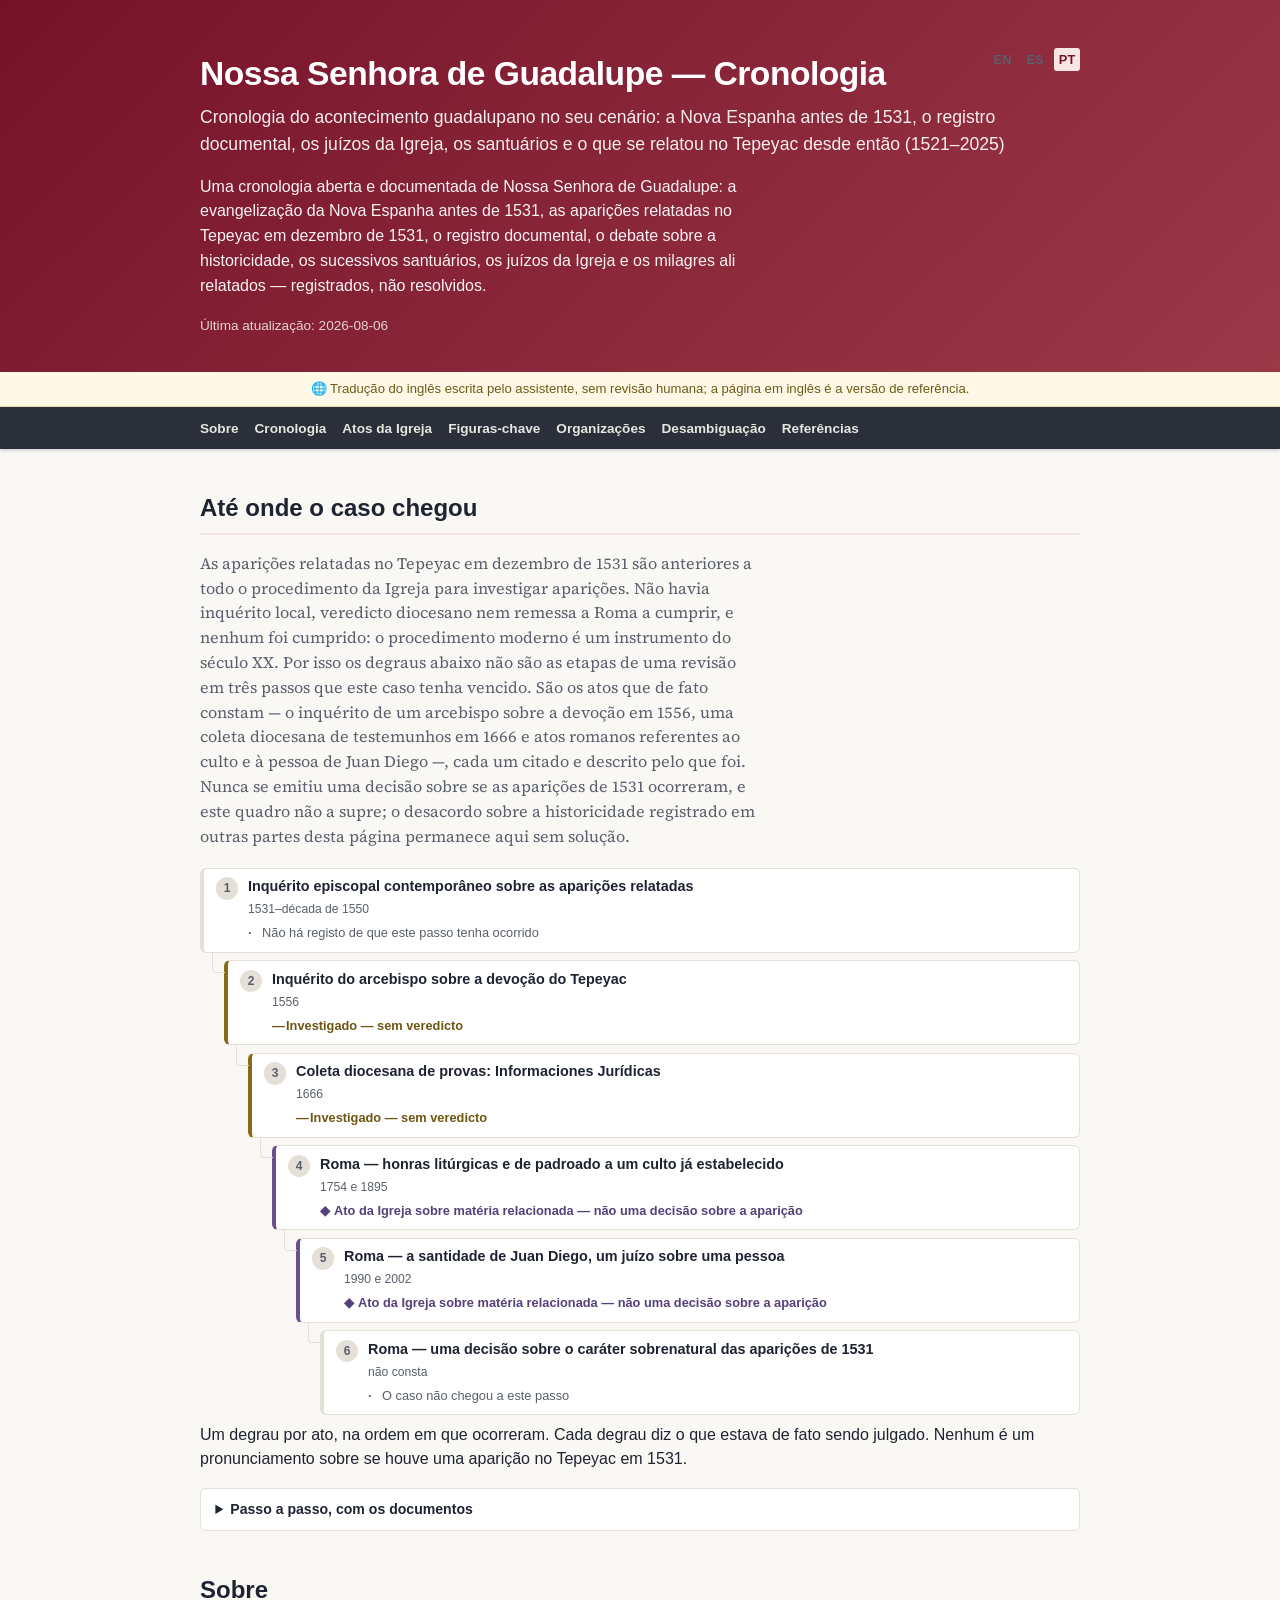
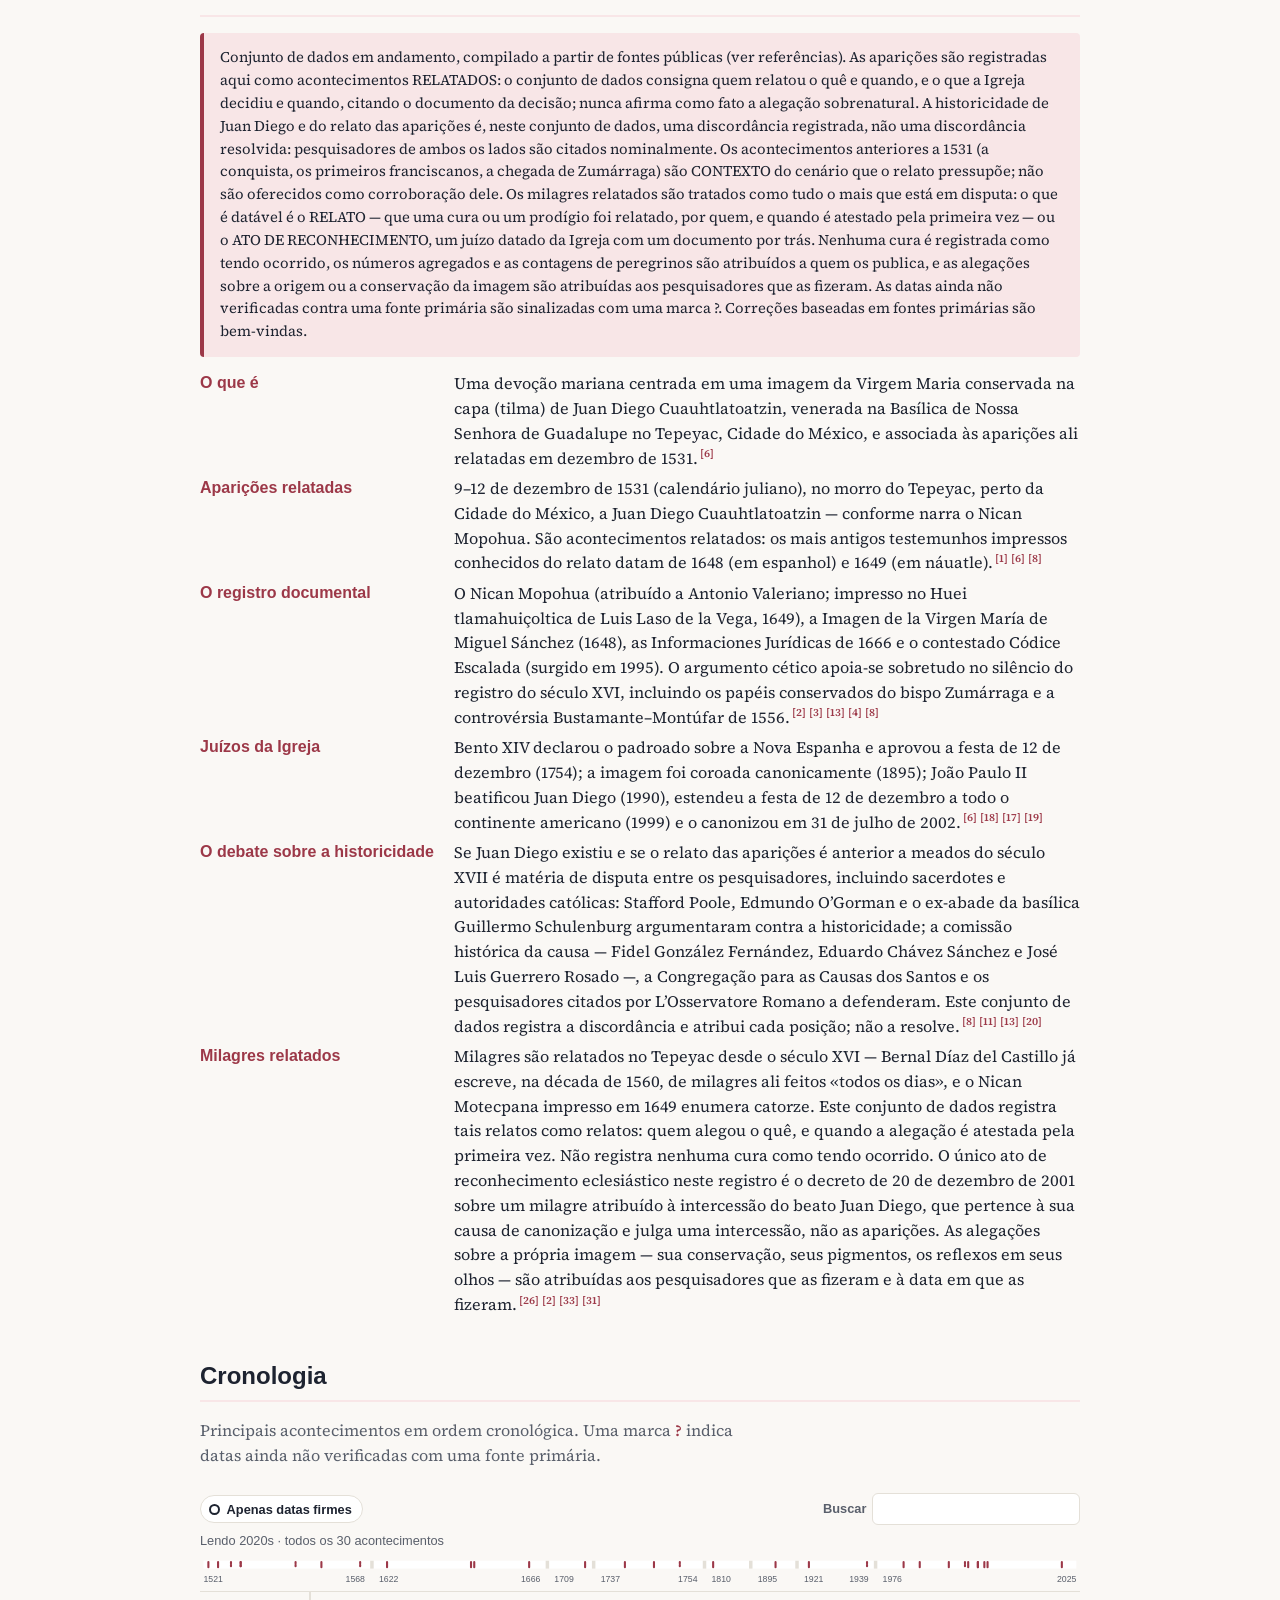
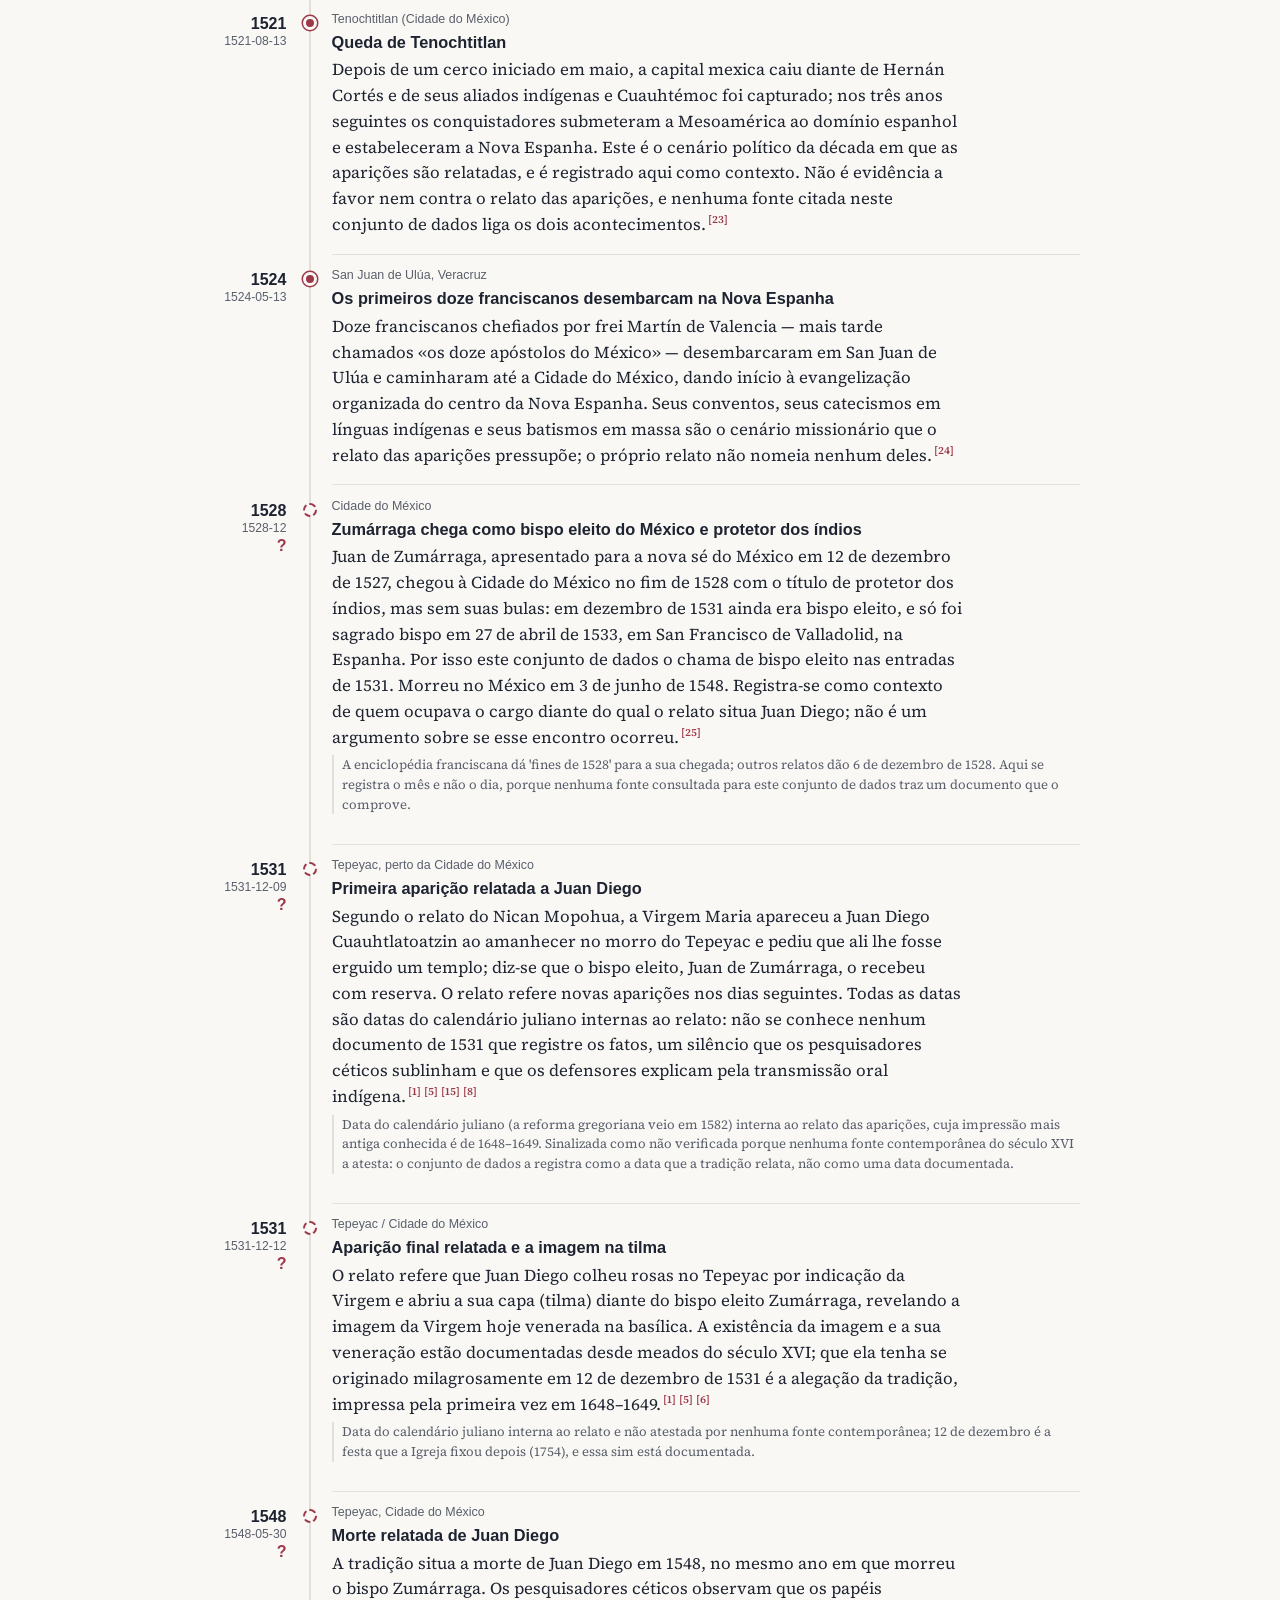
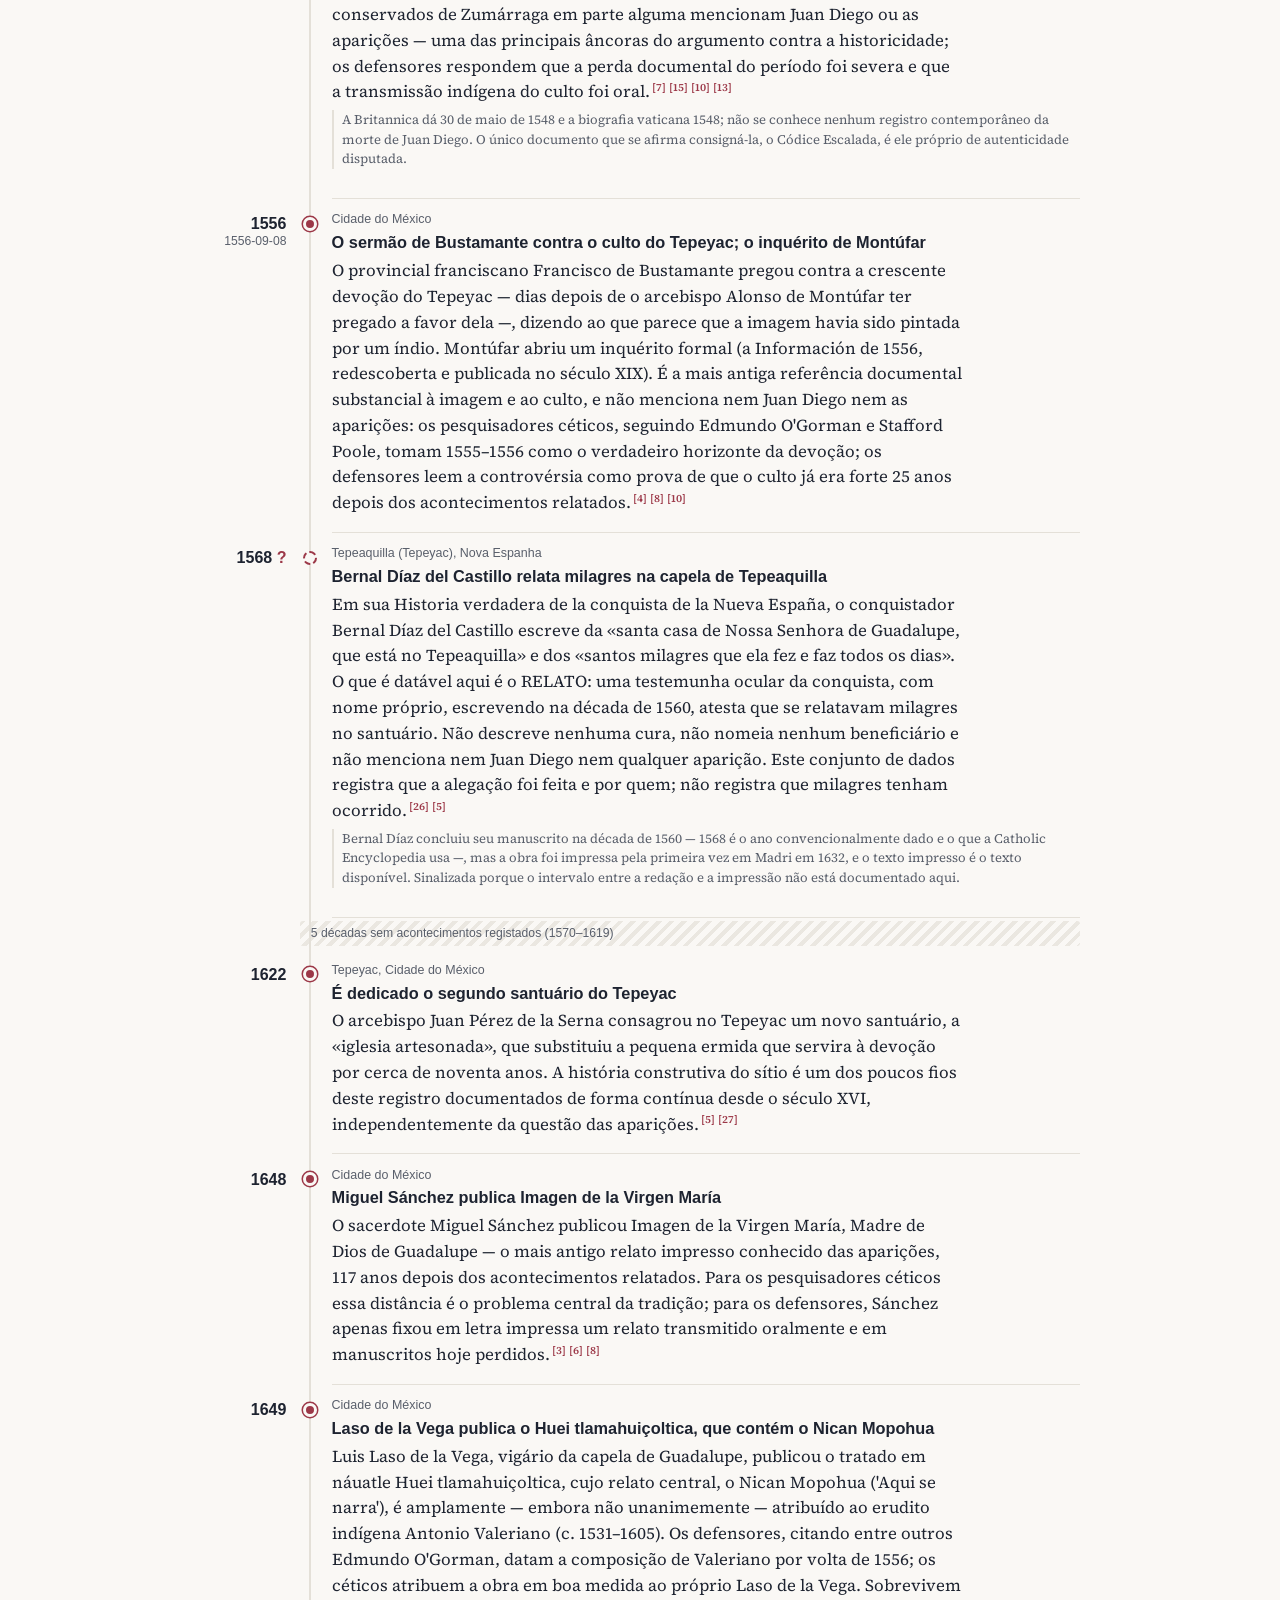
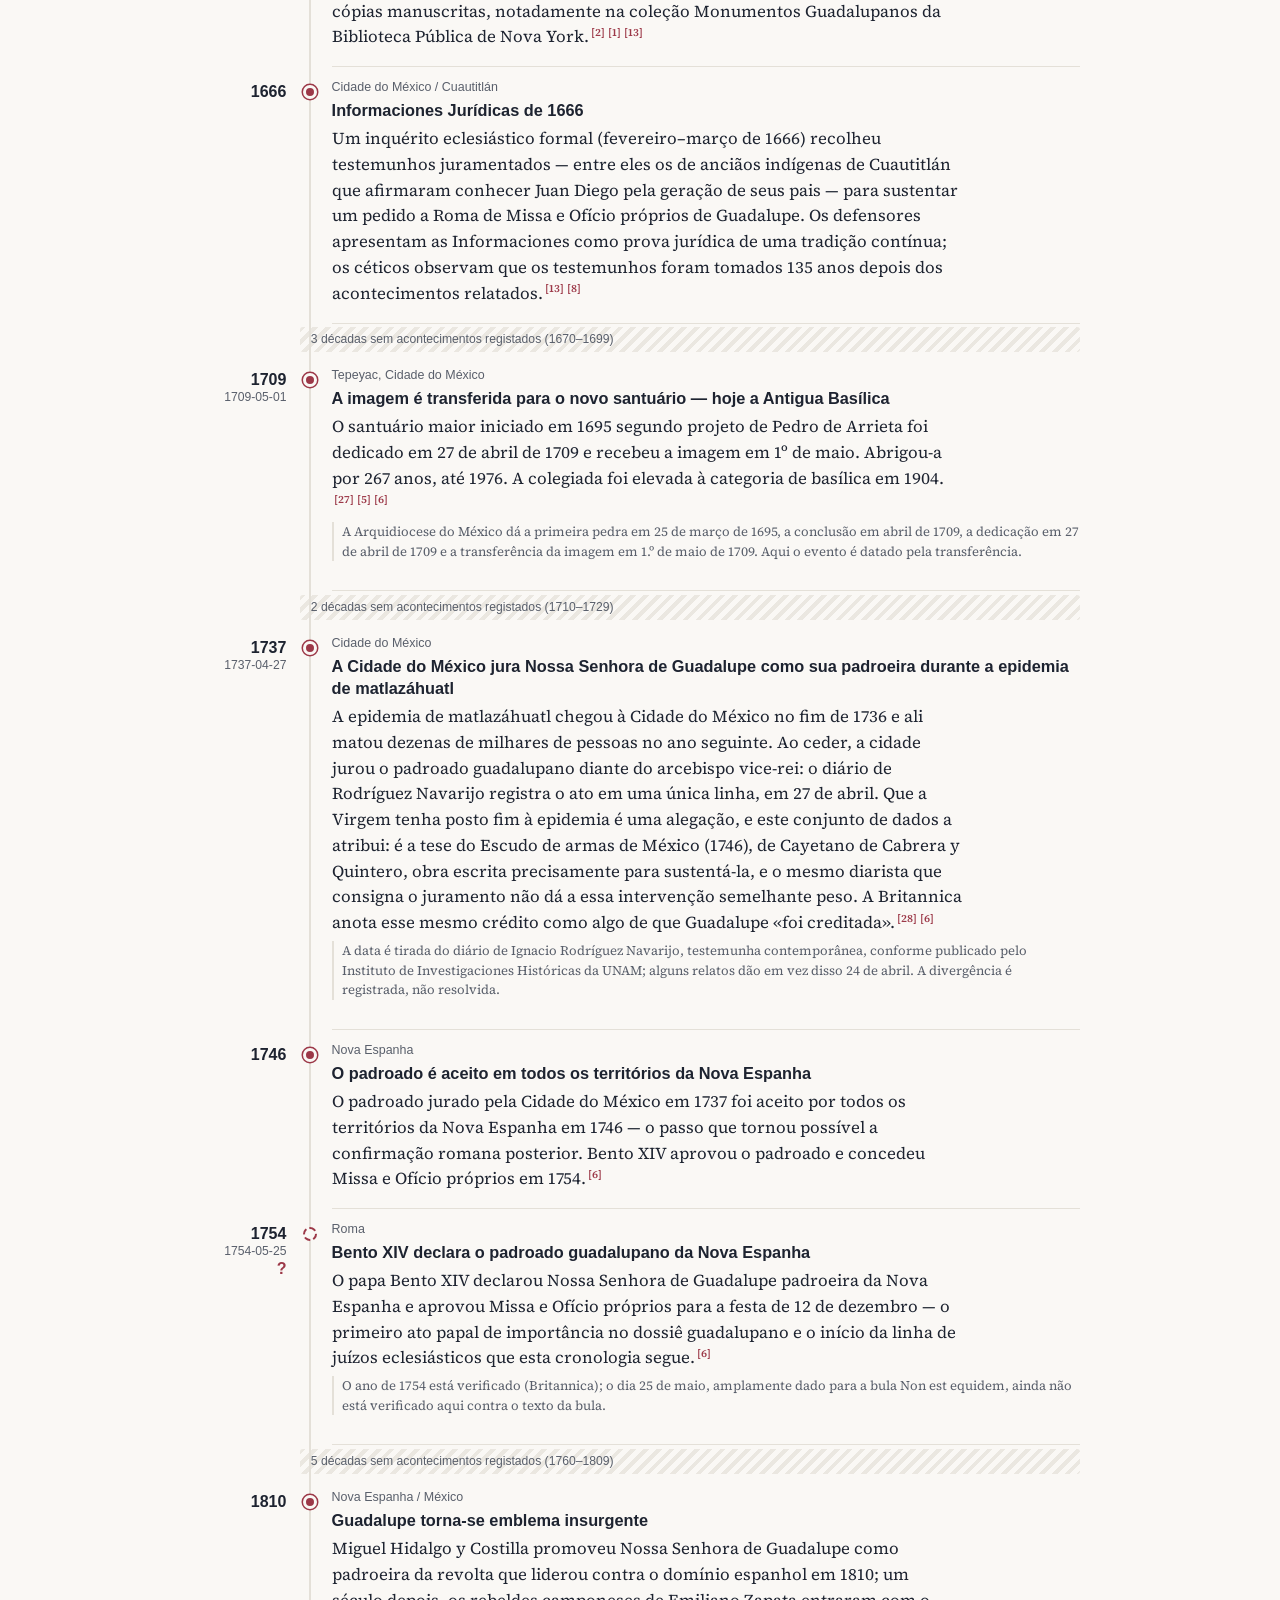
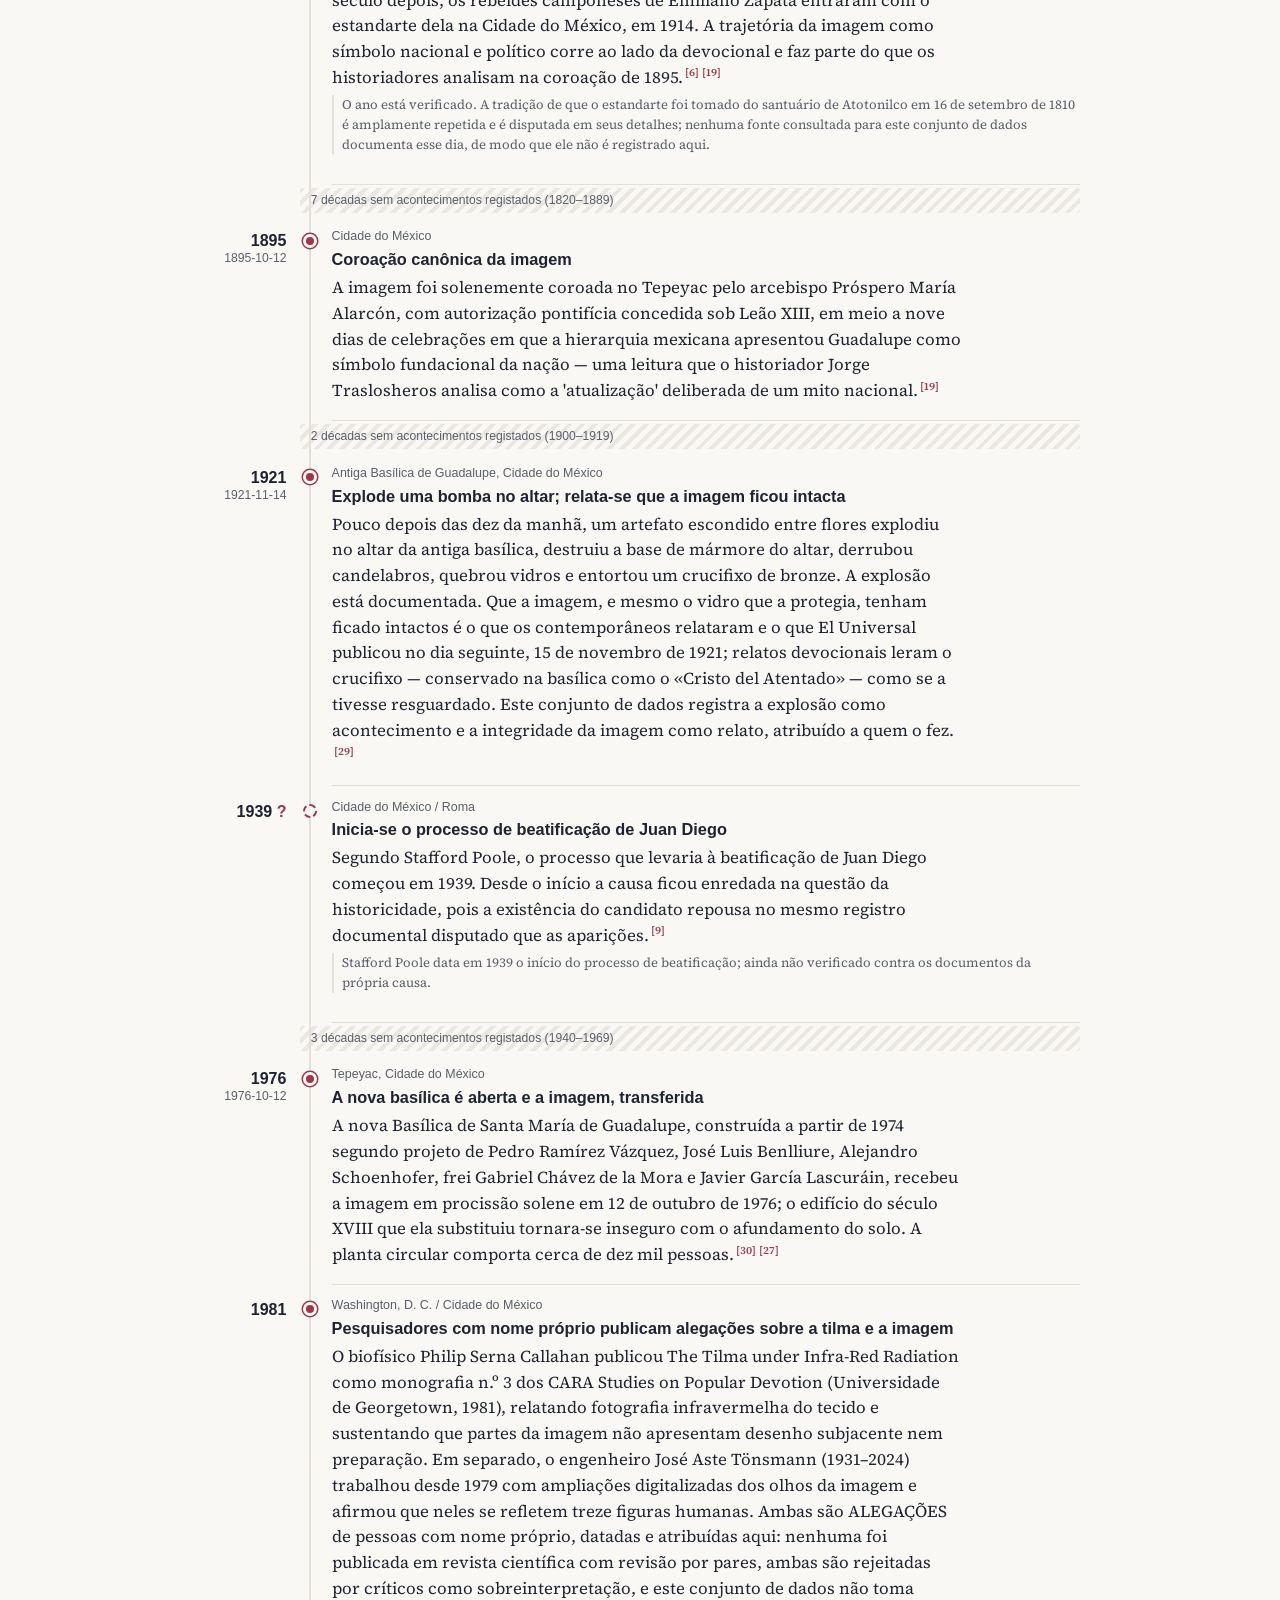
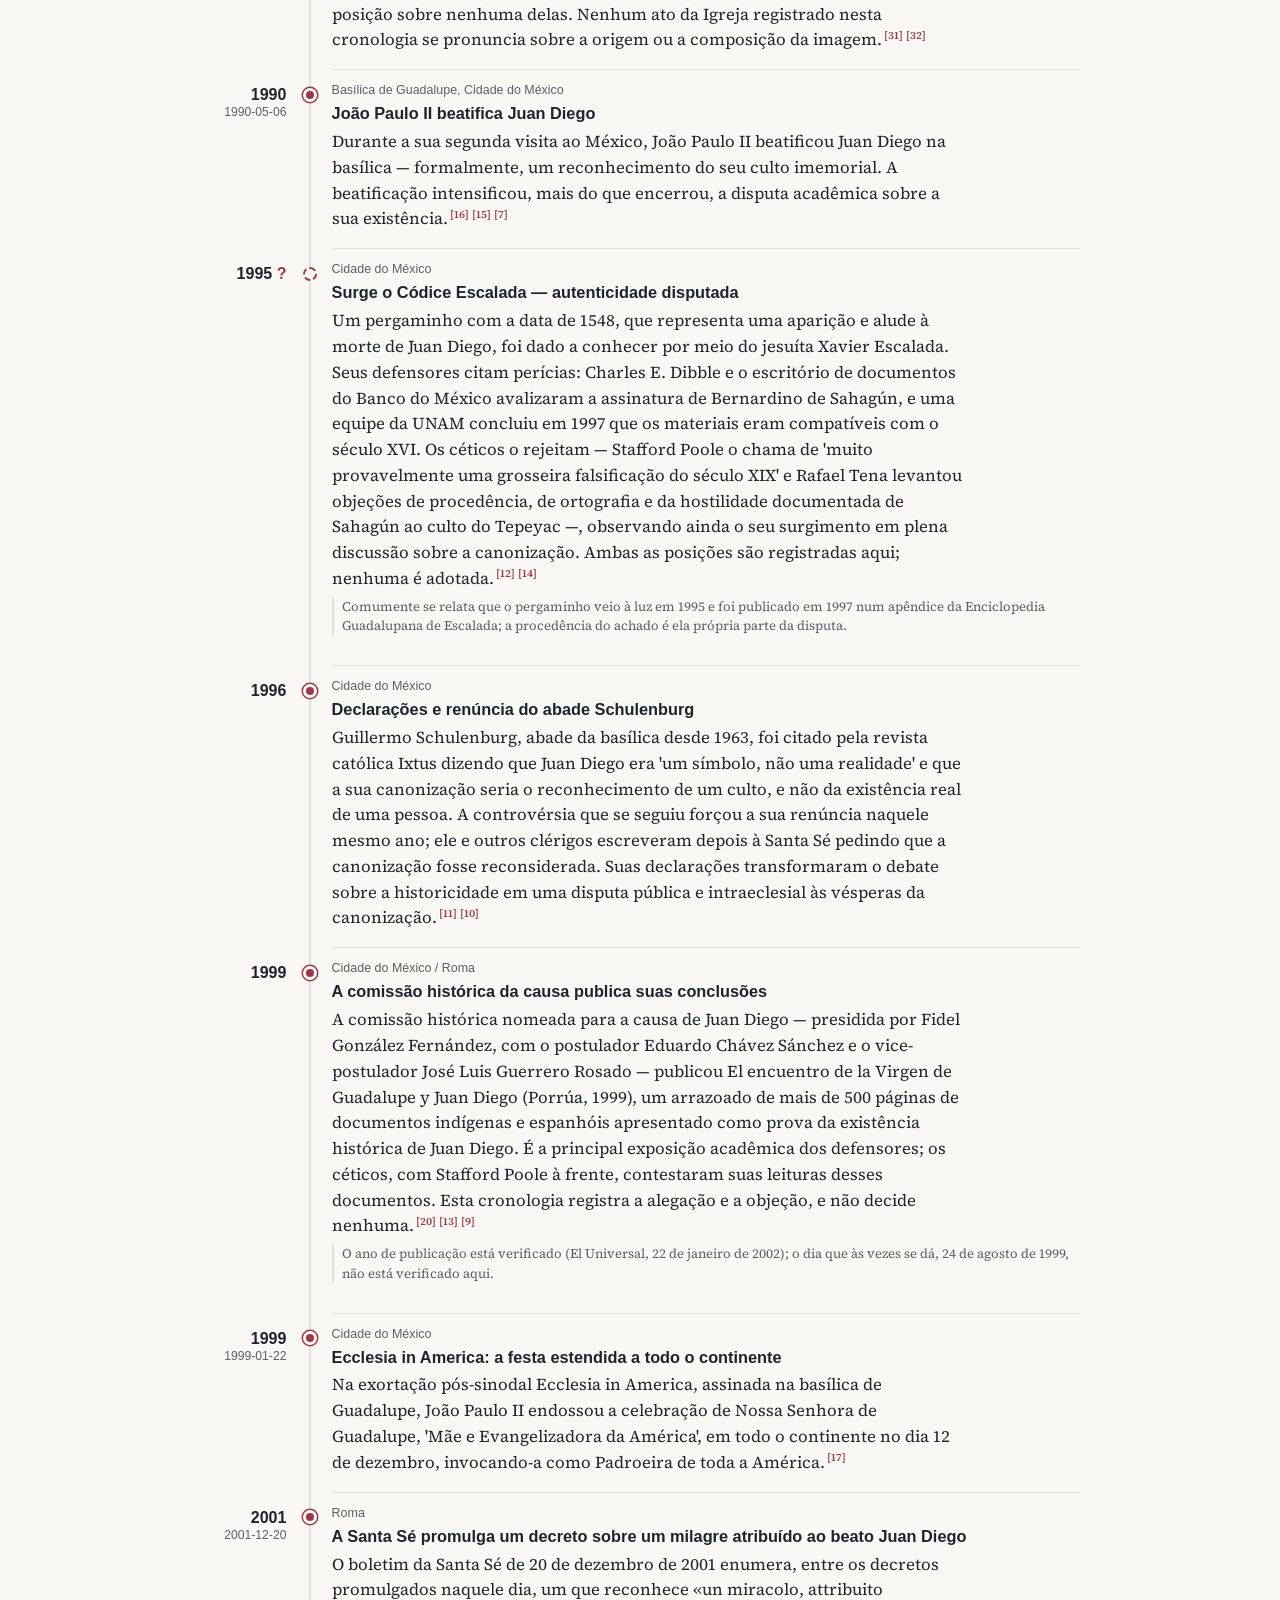
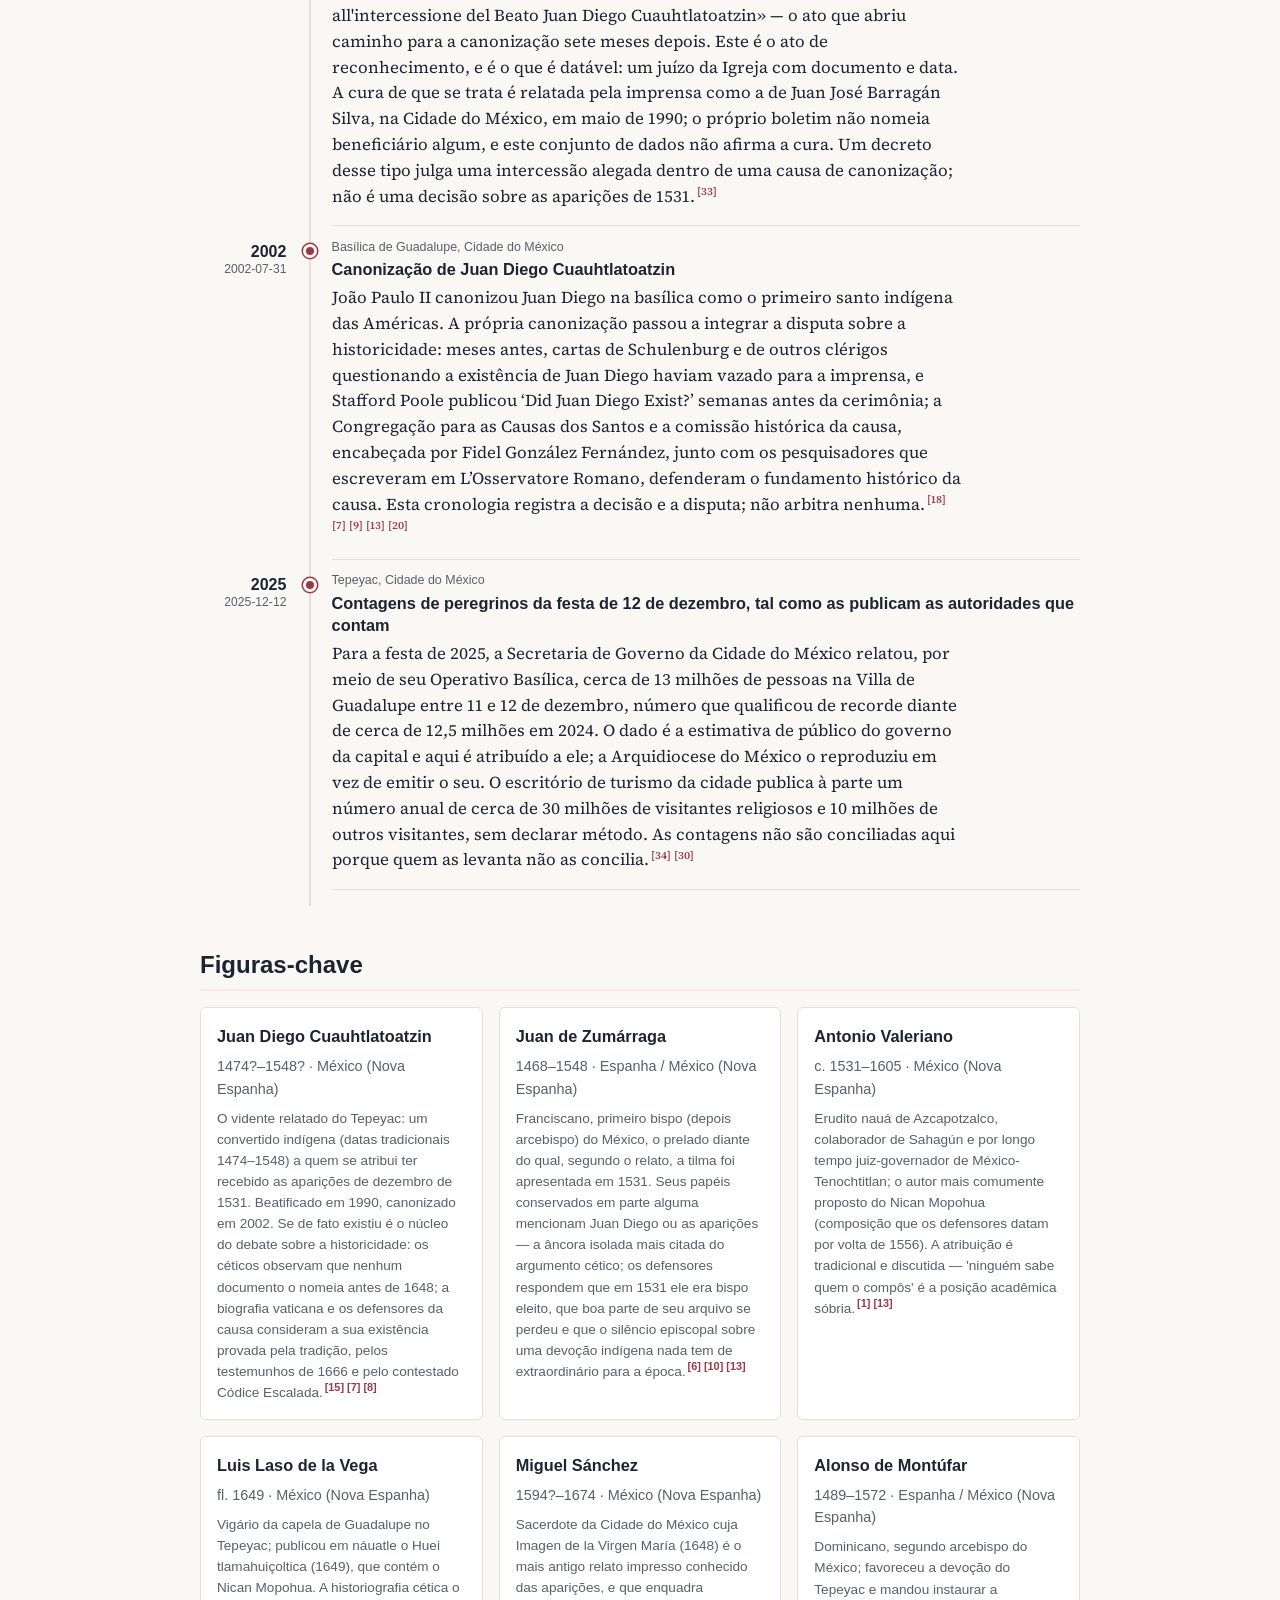
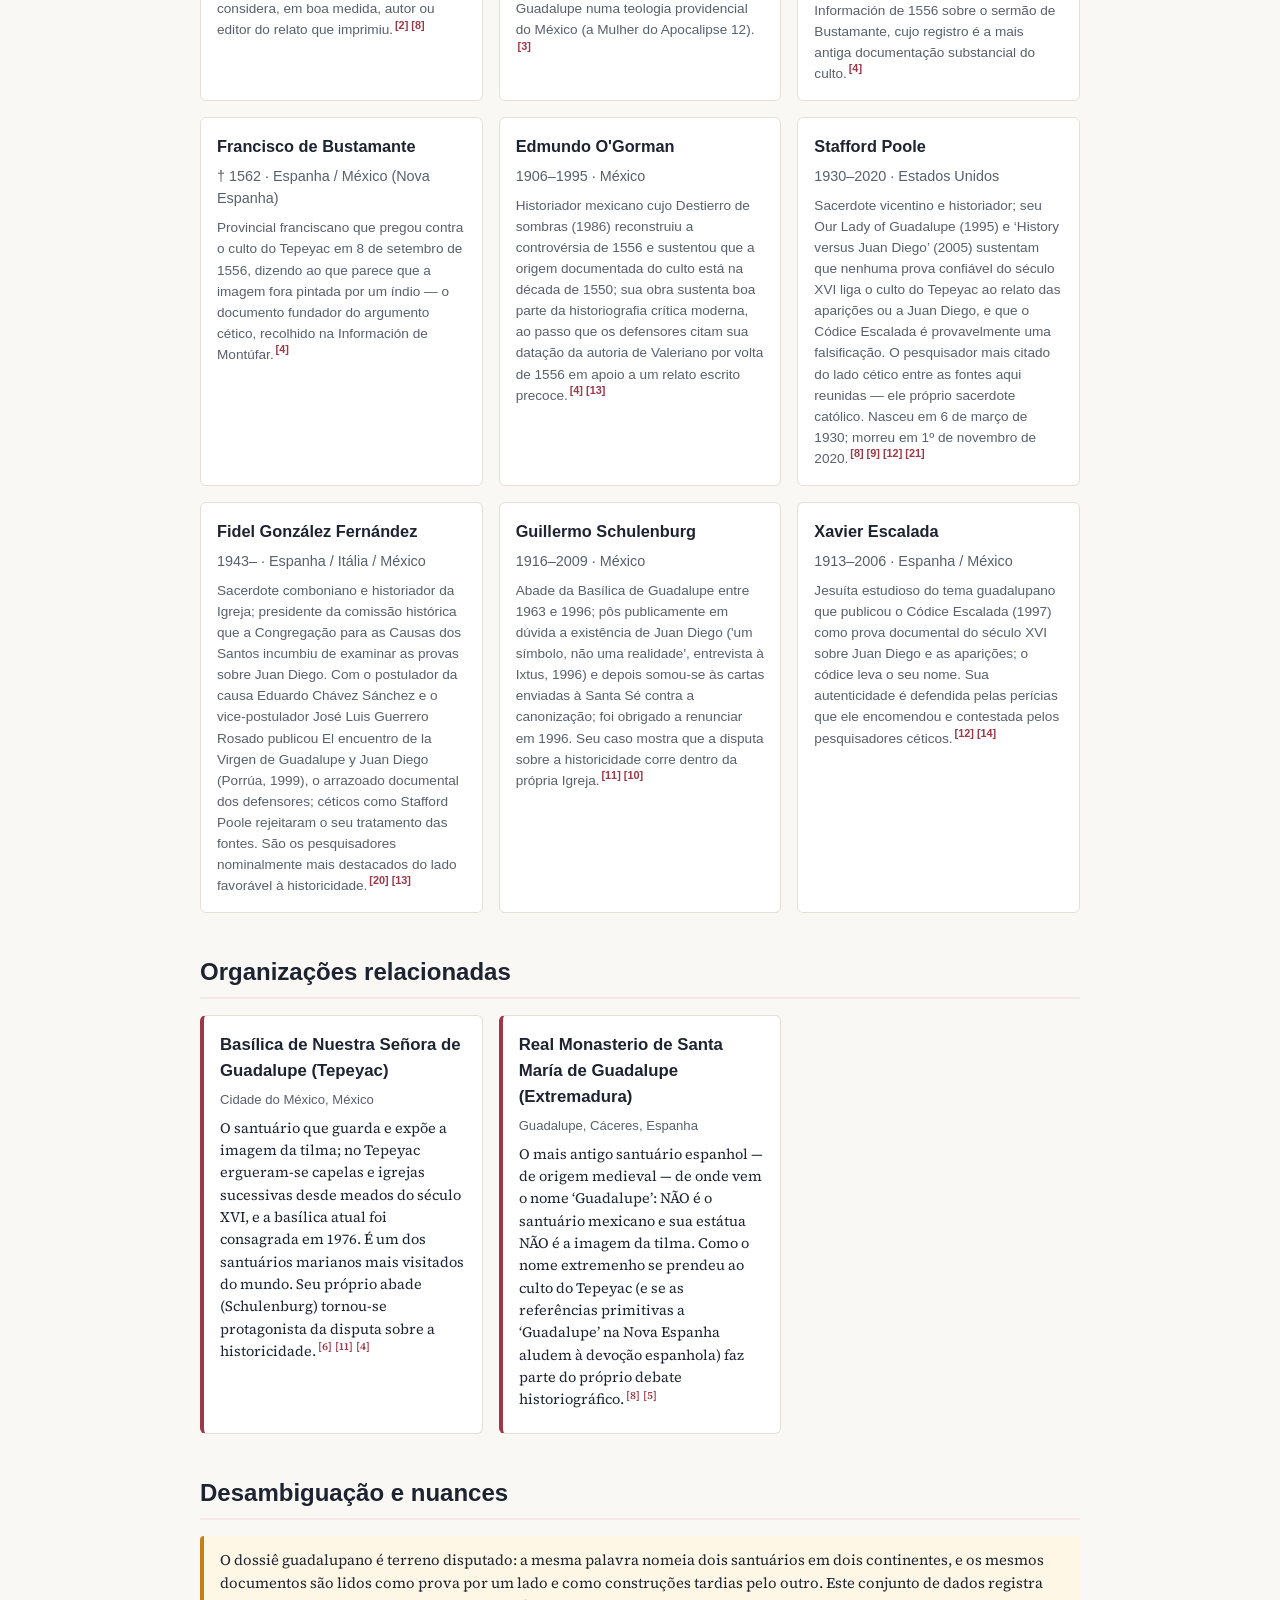
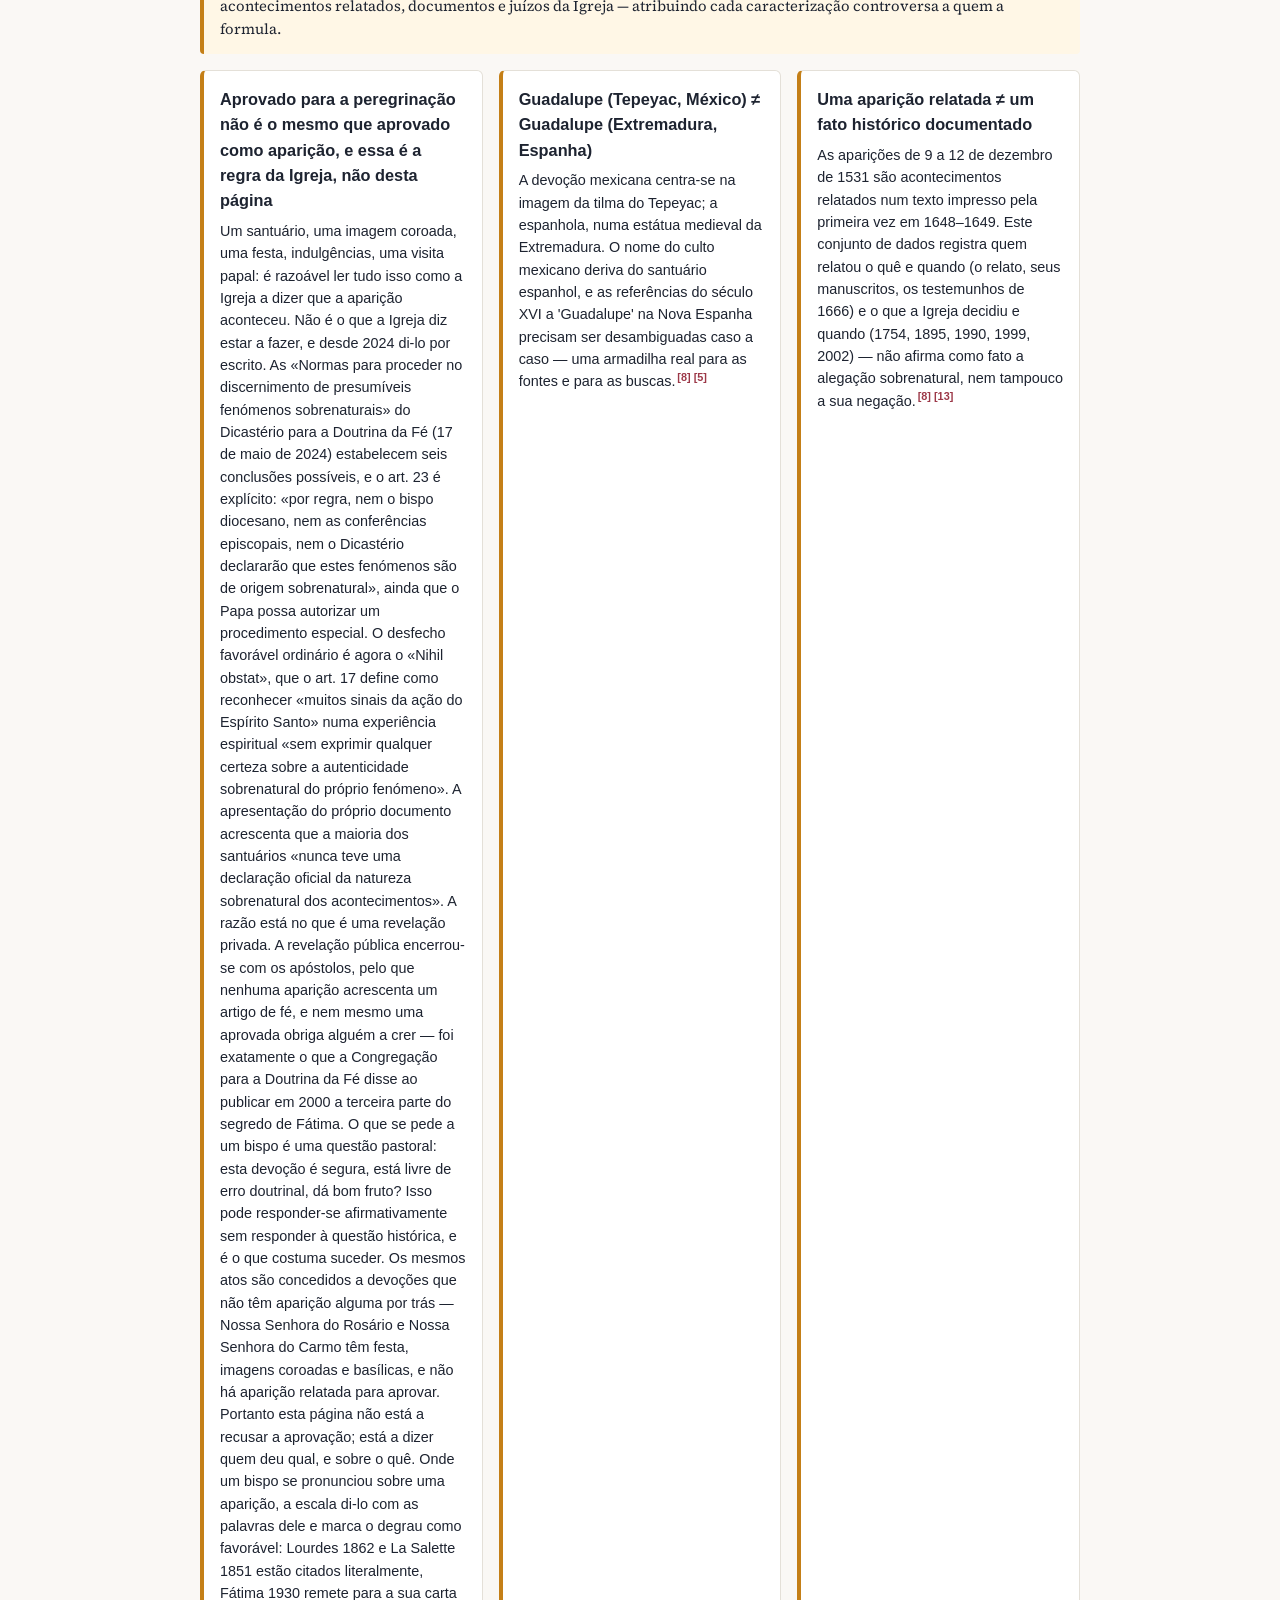
<file: docs/pt/index.html>
<!DOCTYPE html>
<html lang="pt">
<head>
  <meta charset="utf-8">
  <meta name="viewport" content="width=device-width, initial-scale=1">
  <title>Nossa Senhora de Guadalupe — Cronologia</title>
  <meta name="description" content="Uma cronologia aberta e documentada de Nossa Senhora de Guadalupe: a evangelização da Nova Espanha antes de 1531, as aparições relatadas no Tepeyac em dezembro de 1531, o registro documental, o debate sobre a historicidade, os sucessivos santuários, os juízos da Igreja e os milagres ali relatados — registrados, não resolvidos.">
  <!-- Google tag (gtag.js) -->
  <script async src="https://www.googletagmanager.com/gtag/js?id=G-R9LV1QZHVE"></script>
  <script>
    window.dataLayer = window.dataLayer || [];
    function gtag(){dataLayer.push(arguments);}
    gtag('js', new Date());
    gtag('config', 'G-R9LV1QZHVE');
  </script>
  <link rel="stylesheet" href="../styles.css">
  <script src="../river.js" defer></script>
  <script src="../cite.js" defer data-label="Referência" data-all="Todas as referências"></script>
  <link rel="canonical" href="https://cronologia.github.io/guadalupe/pt/">
  <link rel="alternate" hreflang="en" href="https://cronologia.github.io/guadalupe/en/">
  <link rel="alternate" hreflang="es" href="https://cronologia.github.io/guadalupe/es/">
  <link rel="alternate" hreflang="pt" href="https://cronologia.github.io/guadalupe/pt/">
  <link rel="alternate" hreflang="x-default" href="https://cronologia.github.io/guadalupe/">
  <meta property="og:type" content="website">
  <meta property="og:site_name" content="Nossa Senhora de Guadalupe — Cronologia">
  <meta property="og:locale" content="pt_BR">
  <meta property="og:title" content="Nossa Senhora de Guadalupe — Cronologia">
  <meta property="og:description" content="Uma cronologia aberta e documentada de Nossa Senhora de Guadalupe: a evangelização da Nova Espanha antes de 1531, as aparições relatadas no Tepeyac em dezembro de 1531, o registro documental, o debate sobre a historicidade, os sucessivos santuários, os juízos da Igreja e os milagres ali relatados — registrados, não resolvidos.">
  <meta property="og:url" content="https://cronologia.github.io/guadalupe/pt/">
  <meta name="twitter:card" content="summary">
  <meta name="twitter:title" content="Nossa Senhora de Guadalupe — Cronologia">
  <meta name="twitter:description" content="Uma cronologia aberta e documentada de Nossa Senhora de Guadalupe: a evangelização da Nova Espanha antes de 1531, as aparições relatadas no Tepeyac em dezembro de 1531, o registro documental, o debate sobre a historicidade, os sucessivos santuários, os juízos da Igreja e os milagres ali relatados — registrados, não resolvidos.">
  <script type="application/ld+json">
  {
    "@context": "https://schema.org",
    "@type": "WebSite",
    "name": "Nossa Senhora de Guadalupe — Cronologia",
    "description": "Uma cronologia aberta e documentada de Nossa Senhora de Guadalupe: a evangelização da Nova Espanha antes de 1531, as aparições relatadas no Tepeyac em dezembro de 1531, o registro documental, o debate sobre a historicidade, os sucessivos santuários, os juízos da Igreja e os milagres ali relatados — registrados, não resolvidos.",
    "url": "https://cronologia.github.io/guadalupe/pt/",
    "inLanguage": "pt"
  }
  </script>
</head>
<body>
  <header class="site-header">
    <div class="wrap">
      <nav class="lang-switch" aria-label="Idioma"><a href="../en/" hreflang="en">EN</a><a href="../es/" hreflang="es">ES</a><span class="lang-current" aria-current="true">PT</span></nav>
      <h1>Nossa Senhora de Guadalupe — Cronologia</h1>
      <p class="subtitle">Cronologia do acontecimento guadalupano no seu cenário: a Nova Espanha antes de 1531, o registro documental, os juízos da Igreja, os santuários e o que se relatou no Tepeyac desde então (1521–2025)</p>
      <p class="lead">Uma cronologia aberta e documentada de Nossa Senhora de Guadalupe: a evangelização da Nova Espanha antes de 1531, as aparições relatadas no Tepeyac em dezembro de 1531, o registro documental, o debate sobre a historicidade, os sucessivos santuários, os juízos da Igreja e os milagres ali relatados — registrados, não resolvidos.</p>
      <p class="updated">Última atualização: 2026-08-06</p>
    </div>
  </header>
  <div class="i18n-disclaimer" role="note">🌐 Tradução do inglês escrita pelo assistente, sem revisão humana; a página em inglês é a versão de referência.</div>

  <nav class="site-nav">
    <div class="wrap">
      <a href="#about">Sobre</a>
      <a href="#chronology">Cronologia</a>
      <a href="#approval-ladder">Atos da Igreja</a>
      <a href="#figures">Figuras-chave</a>
      <a href="#organizations">Organizações</a>
      <a href="#disambiguation">Desambiguação</a>
      <a href="#references">Referências</a>
    </div>
  </nav>

  <main class="wrap">
    <section id="approval-ladder" class="viz">
      <h2>Até onde o caso chegou</h2>
      <p class="section-intro">As aparições relatadas no Tepeyac em dezembro de 1531 são anteriores a todo o procedimento da Igreja para investigar aparições. Não havia inquérito local, veredicto diocesano nem remessa a Roma a cumprir, e nenhum foi cumprido: o procedimento moderno é um instrumento do século XX. Por isso os degraus abaixo não são as etapas de uma revisão em três passos que este caso tenha vencido. São os atos que de fato constam — o inquérito de um arcebispo sobre a devoção em 1556, uma coleta diocesana de testemunhos em 1666 e atos romanos referentes ao culto e à pessoa de Juan Diego —, cada um citado e descrito pelo que foi. Nunca se emitiu uma decisão sobre se as aparições de 1531 ocorreram, e este quadro não a supre; o desacordo sobre a historicidade registrado em outras partes desta página permanece aqui sem solução.</p>
      <figure class="approval-ladder">
        <div class="viz-scroll">
        <ol class="al-cascade">
          <li class="al-node al-not-found" style="--al-step:0">
            <a href="#al-rung-1" class="al-node-link">
              <span class="al-num" aria-hidden="true">1</span>
              <span class="al-node-body">
                <span class="al-node-label">Inquérito episcopal contemporâneo sobre as aparições relatadas</span><span class="al-when">1531–década de 1550</span>
                <span class="al-node-status"><span class="al-glyph" aria-hidden="true">·</span>Não há registo de que este passo tenha ocorrido</span>
              </span>
            </a>
          </li>
          <li class="al-node al-inconclusive" style="--al-step:1">
            <a href="#al-rung-2" class="al-node-link">
              <span class="al-num" aria-hidden="true">2</span>
              <span class="al-node-body">
                <span class="al-node-label">Inquérito do arcebispo sobre a devoção do Tepeyac</span><span class="al-when">1556</span>
                <span class="al-node-status"><span class="al-glyph" aria-hidden="true">—</span>Investigado — sem veredicto</span>
              </span>
            </a>
          </li>
          <li class="al-node al-inconclusive" style="--al-step:2">
            <a href="#al-rung-3" class="al-node-link">
              <span class="al-num" aria-hidden="true">3</span>
              <span class="al-node-body">
                <span class="al-node-label">Coleta diocesana de provas: Informaciones Jurídicas</span><span class="al-when">1666</span>
                <span class="al-node-status"><span class="al-glyph" aria-hidden="true">—</span>Investigado — sem veredicto</span>
              </span>
            </a>
          </li>
          <li class="al-node al-adjacent" style="--al-step:3">
            <a href="#al-rung-4" class="al-node-link">
              <span class="al-num" aria-hidden="true">4</span>
              <span class="al-node-body">
                <span class="al-node-label">Roma — honras litúrgicas e de padroado a um culto já estabelecido</span><span class="al-when">1754 e 1895</span>
                <span class="al-node-status"><span class="al-glyph" aria-hidden="true">◆</span>Ato da Igreja sobre matéria relacionada — não uma decisão sobre a aparição</span>
              </span>
            </a>
          </li>
          <li class="al-node al-adjacent" style="--al-step:4">
            <a href="#al-rung-5" class="al-node-link">
              <span class="al-num" aria-hidden="true">5</span>
              <span class="al-node-body">
                <span class="al-node-label">Roma — a santidade de Juan Diego, um juízo sobre uma pessoa</span><span class="al-when">1990 e 2002</span>
                <span class="al-node-status"><span class="al-glyph" aria-hidden="true">◆</span>Ato da Igreja sobre matéria relacionada — não uma decisão sobre a aparição</span>
              </span>
            </a>
          </li>
          <li class="al-node al-not-reached" style="--al-step:5">
            <a href="#al-rung-6" class="al-node-link">
              <span class="al-num" aria-hidden="true">6</span>
              <span class="al-node-body">
                <span class="al-node-label">Roma — uma decisão sobre o caráter sobrenatural das aparições de 1531</span><span class="al-when">não consta</span>
                <span class="al-node-status"><span class="al-glyph" aria-hidden="true">·</span>O caso não chegou a este passo</span>
              </span>
            </a>
          </li>
        </ol>
        </div>
        <figcaption>Um degrau por ato, na ordem em que ocorreram. Cada degrau diz o que estava de fato sendo julgado. Nenhum é um pronunciamento sobre se houve uma aparição no Tepeyac em 1531.</figcaption>
      </figure>
      <details class="al-details">
        <summary>Passo a passo, com os documentos</summary>
        <div class="al-tablist" hidden aria-label="Até onde o caso chegou">
            <button type="button" class="al-tab" data-al-panel="al-rung-1"><span class="al-glyph" aria-hidden="true">·</span>Inquérito episcopal contemporâneo sobre as aparições relatadas</button>
            <button type="button" class="al-tab" data-al-panel="al-rung-2"><span class="al-glyph" aria-hidden="true">—</span>Inquérito do arcebispo sobre a devoção do Tepeyac</button>
            <button type="button" class="al-tab" data-al-panel="al-rung-3"><span class="al-glyph" aria-hidden="true">—</span>Coleta diocesana de provas: Informaciones Jurídicas</button>
            <button type="button" class="al-tab" data-al-panel="al-rung-4"><span class="al-glyph" aria-hidden="true">◆</span>Roma — honras litúrgicas e de padroado a um culto já estabelecido</button>
            <button type="button" class="al-tab" data-al-panel="al-rung-5"><span class="al-glyph" aria-hidden="true">◆</span>Roma — a santidade de Juan Diego, um juízo sobre uma pessoa</button>
            <button type="button" class="al-tab" data-al-panel="al-rung-6"><span class="al-glyph" aria-hidden="true">·</span>Roma — uma decisão sobre o caráter sobrenatural das aparições de 1531</button>
        </div>
        <div class="al-panels">
          <section id="al-rung-1" class="al-panel al-not-found">
            <h3 class="al-panel-title">Inquérito episcopal contemporâneo sobre as aparições relatadas <span class="al-when">1531–década de 1550</span></h3>
            <p class="al-status"><span class="al-glyph" aria-hidden="true">·</span>Não há registo de que este passo tenha ocorrido</p>
<p class="al-who">Juan de Zumárraga, primeiro bispo do México, e seus sucessores imediatos</p><p class="al-nodoc">Não se localizou nenhum registro do século XVI de uma investigação episcopal sobre as aparições relatadas. Foi revisto o que esta cronologia cita para o período — o exame fonte por fonte de Poole (1995) e o estudo de O&#39;Gorman sobre a controvérsia de 1556 (1986) —, que apontam que os escritos conservados de Zumárraga não mencionam nem Juan Diego nem as aparições, e que a documentação substancial mais antiga do culto, a de 1556, também não menciona nenhum dos dois. Isto diz algo sobre o registro conservado; não é uma conclusão de que nada tenha ocorrido.</p>            <p class="al-cites"><sup class="cite"><a href="#ref-8" title="Reference 8">[8]</a> <a href="#ref-4" title="Reference 4">[4]</a> <a href="#ref-6" title="Reference 6">[6]</a></sup></p>
          </section>
          <section id="al-rung-2" class="al-panel al-inconclusive">
            <h3 class="al-panel-title">Inquérito do arcebispo sobre a devoção do Tepeyac <span class="al-when">1556</span></h3>
            <p class="al-status"><span class="al-glyph" aria-hidden="true">—</span>Investigado — sem veredicto</p>
<p class="al-who">Alonso de Montúfar, segundo arcebispo do México</p><p class="al-outcome">O objeto deste inquérito foi a devoção e a origem da imagem, não uma alegação de aparição. Montúfar o abriu (a Información de 1556) depois que o provincial franciscano Francisco de Bustamante pregou contra o culto do Tepeyac e teria dito que a imagem fora pintada por um índio. O processo não menciona nem Juan Diego nem as aparições; não consta que se tenha emitido qualquer decisão sobre a imagem ou sobre o culto, e o assunto se dissipou. Os estudiosos céticos que seguem O&#39;Gorman e Poole leem 1555–1556 como o verdadeiro horizonte da devoção; os defensores leem a mesma controvérsia como prova de que o culto já era forte vinte e cinco anos depois dos fatos relatados.</p>            <p class="al-cites"><sup class="cite"><a href="#ref-4" title="Reference 4">[4]</a> <a href="#ref-8" title="Reference 8">[8]</a> <a href="#ref-10" title="Reference 10">[10]</a></sup></p>
          </section>
          <section id="al-rung-3" class="al-panel al-inconclusive">
            <h3 class="al-panel-title">Coleta diocesana de provas: Informaciones Jurídicas <span class="al-when">1666</span></h3>
            <p class="al-status"><span class="al-glyph" aria-hidden="true">—</span>Investigado — sem veredicto</p>
<p class="al-who">A arquidiocese do México, na Cidade do México e em Cuautitlán</p><p class="al-outcome">Um inquérito eclesiástico formal, realizado de 18 de fevereiro a 22 de março de 1666, recolheu testemunhos sob juramento, entre eles os de idosos indígenas de Cuautitlán que afirmaram ter notícia de Juan Diego pela geração de seus pais. Foi uma coleta de provas em apoio a um pedido a Roma de Missa e Ofício próprios, feita 135 anos depois dos fatos relatados; não emitiu juízo algum sobre as aparições. Os defensores a apresentam como prova jurídica de uma tradição contínua; os céticos observam a distância no tempo entre o testemunho e o que ele relata.</p>            <p class="al-cites"><sup class="cite"><a href="#ref-13" title="Reference 13">[13]</a> <a href="#ref-8" title="Reference 8">[8]</a></sup></p>
          </section>
          <section id="al-rung-4" class="al-panel al-adjacent">
            <h3 class="al-panel-title">Roma — honras litúrgicas e de padroado a um culto já estabelecido <span class="al-when">1754 e 1895</span></h3>
            <p class="al-status"><span class="al-glyph" aria-hidden="true">◆</span>Ato da Igreja sobre matéria relacionada — não uma decisão sobre a aparição</p>
<p class="al-who">Bento XIV; Leão XIII</p><p class="al-outcome">O que aqui se concedeu foi liturgia e honra, não autenticação. Em 1754 Bento XIV aprovou o padroado guadalupano da Nova Espanha e concedeu Missa e Ofício próprios para a festa de 12 de dezembro; em 1895 a imagem foi solenemente coroada no Tepeyac pelo arcebispo Próspero María Alarcón, com autorização pontifícia de Leão XIII. Ambos os atos regulam como a Igreja pode celebrar uma devoção que já existia. Nenhum examina, nem decide, se houve uma aparição em 1531.</p>            <p class="al-cites"><sup class="cite"><a href="#ref-6" title="Reference 6">[6]</a> <a href="#ref-19" title="Reference 19">[19]</a></sup></p>
          </section>
          <section id="al-rung-5" class="al-panel al-adjacent">
            <h3 class="al-panel-title">Roma — a santidade de Juan Diego, um juízo sobre uma pessoa <span class="al-when">1990 e 2002</span></h3>
            <p class="al-status"><span class="al-glyph" aria-hidden="true">◆</span>Ato da Igreja sobre matéria relacionada — não uma decisão sobre a aparição</p>
<p class="al-who">João Paulo II, sobre uma causa instruída por meio da Congregação para as Causas dos Santos</p><p class="al-outcome">Juan Diego foi beatificado em 6 de maio de 1990 e canonizado em 31 de julho de 2002. Uma beatificação e uma canonização julgam uma pessoa — sua santidade e seu culto — e não os fatos relatados em 1531. A comissão histórica da própria causa publicou em 1999 seu argumento a favor da existência histórica de Juan Diego; Stafford Poole e outros o contestaram, meses antes da cerimônia vazaram para a imprensa cartas de clérigos que questionavam sua existência, e a canonização passou a fazer parte da disputa sobre a historicidade em vez de encerrá-la. Esta cronologia registra a decisão e a disputa, e não dirime nenhuma das duas.</p>            <p class="al-cites"><sup class="cite"><a href="#ref-16" title="Reference 16">[16]</a> <a href="#ref-18" title="Reference 18">[18]</a> <a href="#ref-15" title="Reference 15">[15]</a> <a href="#ref-9" title="Reference 9">[9]</a> <a href="#ref-20" title="Reference 20">[20]</a> <a href="#ref-13" title="Reference 13">[13]</a></sup></p>
          </section>
          <section id="al-rung-6" class="al-panel al-not-reached">
            <h3 class="al-panel-title">Roma — uma decisão sobre o caráter sobrenatural das aparições de 1531 <span class="al-when">não consta</span></h3>
            <p class="al-status"><span class="al-glyph" aria-hidden="true">·</span>O caso não chegou a este passo</p>
<p class="al-nodoc">Não se localizou nenhum ato da Santa Sé que declare sobrenaturais as aparições de 1531, e o caso nunca entrou em tal processo. O procedimento para julgar aparições relatadas é moderno — as normas de 25 de fevereiro de 1978, inteiramente substituídas pelas normas do Dicastério para a Doutrina da Fé de 17 de maio de 2024 — e é mais de quatro séculos posterior aos fatos relatados; segundo as normas em vigor, em regra a Igreja já não emite tal declaração (art. 23). Foram revistos todos os atos romanos que esta cronologia registra, de 1754 a 2002, cada um dos quais diz respeito ao culto ou à pessoa de Juan Diego, e não às aparições em si. Que o caso não tenha chegado até aqui não é uma decisão contra ele.</p>            <p class="al-cites"><sup class="cite"><a href="#ref-22" title="Reference 22">[22]</a></sup></p>
          </section>
        </div>
      </details>
      <script>(function () {
        var s = document.currentScript.closest('section');
        var det = s.querySelector('.al-details');
        var list = s.querySelector('.al-tablist');
        var tabs = [].slice.call(s.querySelectorAll('.al-tab'));
        var panels = [].slice.call(s.querySelectorAll('.al-panel'));
        if (!det || !tabs.length || tabs.length !== panels.length) return;
        list.hidden = false;
        list.setAttribute('role', 'tablist');
        function select(id, focus) {
          tabs.forEach(function (b, i) {
            var on = b.getAttribute('data-al-panel') === id;
            b.setAttribute('aria-selected', on ? 'true' : 'false');
            b.setAttribute('tabindex', on ? '0' : '-1');
            panels[i].hidden = !on;
            if (on && focus) b.focus();
          });
        }
        tabs.forEach(function (b, i) {
          b.setAttribute('role', 'tab');
          b.id = b.getAttribute('data-al-panel') + '-tab';
          panels[i].setAttribute('role', 'tabpanel');
          panels[i].setAttribute('aria-labelledby', b.id);
          panels[i].tabIndex = 0;
          b.addEventListener('click', function () { select(b.getAttribute('data-al-panel'), false); });
          b.addEventListener('keydown', function (e) {
            var d = e.key === 'ArrowRight' ? 1 : e.key === 'ArrowLeft' ? -1 : 0;
            if (!d) return;
            e.preventDefault();
            var n = (i + d + tabs.length) % tabs.length;
            select(tabs[n].getAttribute('data-al-panel'), true);
          });
        });
        // A cascade node opens the disclosure and selects its panel, instead of
        // jumping the page to a fragment inside a collapsed <details>.
        [].slice.call(s.querySelectorAll('.al-node-link')).forEach(function (a) {
          a.addEventListener('click', function (e) {
            e.preventDefault();
            det.open = true;
            select(a.getAttribute('href').slice(1), true);
          });
        });
        select(tabs[0].getAttribute('data-al-panel'), false);
      })();</script>
    </section>

    <section id="about">
      <h2>Sobre</h2>
      <p class="notice">Conjunto de dados em andamento, compilado a partir de fontes públicas (ver referências). As aparições são registradas aqui como acontecimentos RELATADOS: o conjunto de dados consigna quem relatou o quê e quando, e o que a Igreja decidiu e quando, citando o documento da decisão; nunca afirma como fato a alegação sobrenatural. A historicidade de Juan Diego e do relato das aparições é, neste conjunto de dados, uma discordância registrada, não uma discordância resolvida: pesquisadores de ambos os lados são citados nominalmente. Os acontecimentos anteriores a 1531 (a conquista, os primeiros franciscanos, a chegada de Zumárraga) são CONTEXTO do cenário que o relato pressupõe; não são oferecidos como corroboração dele. Os milagres relatados são tratados como tudo o mais que está em disputa: o que é datável é o RELATO — que uma cura ou um prodígio foi relatado, por quem, e quando é atestado pela primeira vez — ou o ATO DE RECONHECIMENTO, um juízo datado da Igreja com um documento por trás. Nenhuma cura é registrada como tendo ocorrido, os números agregados e as contagens de peregrinos são atribuídos a quem os publica, e as alegações sobre a origem ou a conservação da imagem são atribuídas aos pesquisadores que as fizeram. As datas ainda não verificadas contra uma fonte primária são sinalizadas com uma marca ?. Correções baseadas em fontes primárias são bem-vindas.</p>
      <dl class="facts">
        <dt>O que é</dt>
        <dd>Uma devoção mariana centrada em uma imagem da Virgem Maria conservada na capa (tilma) de Juan Diego Cuauhtlatoatzin, venerada na Basílica de Nossa Senhora de Guadalupe no Tepeyac, Cidade do México, e associada às aparições ali relatadas em dezembro de 1531.<sup class="cite"><a href="#ref-6" title="Reference 6">[6]</a></sup></dd>
        <dt>Aparições relatadas</dt>
        <dd>9–12 de dezembro de 1531 (calendário juliano), no morro do Tepeyac, perto da Cidade do México, a Juan Diego Cuauhtlatoatzin — conforme narra o Nican Mopohua. São acontecimentos relatados: os mais antigos testemunhos impressos conhecidos do relato datam de 1648 (em espanhol) e 1649 (em náuatle).<sup class="cite"><a href="#ref-1" title="Reference 1">[1]</a> <a href="#ref-6" title="Reference 6">[6]</a> <a href="#ref-8" title="Reference 8">[8]</a></sup></dd>
        <dt>O registro documental</dt>
        <dd>O Nican Mopohua (atribuído a Antonio Valeriano; impresso no Huei tlamahuiçoltica de Luis Laso de la Vega, 1649), a Imagen de la Virgen María de Miguel Sánchez (1648), as Informaciones Jurídicas de 1666 e o contestado Códice Escalada (surgido em 1995). O argumento cético apoia-se sobretudo no silêncio do registro do século XVI, incluindo os papéis conservados do bispo Zumárraga e a controvérsia Bustamante–Montúfar de 1556.<sup class="cite"><a href="#ref-2" title="Reference 2">[2]</a> <a href="#ref-3" title="Reference 3">[3]</a> <a href="#ref-13" title="Reference 13">[13]</a> <a href="#ref-4" title="Reference 4">[4]</a> <a href="#ref-8" title="Reference 8">[8]</a></sup></dd>
        <dt>Juízos da Igreja</dt>
        <dd>Bento XIV declarou o padroado sobre a Nova Espanha e aprovou a festa de 12 de dezembro (1754); a imagem foi coroada canonicamente (1895); João Paulo II beatificou Juan Diego (1990), estendeu a festa de 12 de dezembro a todo o continente americano (1999) e o canonizou em 31 de julho de 2002.<sup class="cite"><a href="#ref-6" title="Reference 6">[6]</a> <a href="#ref-18" title="Reference 18">[18]</a> <a href="#ref-17" title="Reference 17">[17]</a> <a href="#ref-19" title="Reference 19">[19]</a></sup></dd>
        <dt>O debate sobre a historicidade</dt>
        <dd>Se Juan Diego existiu e se o relato das aparições é anterior a meados do século XVII é matéria de disputa entre os pesquisadores, incluindo sacerdotes e autoridades católicas: Stafford Poole, Edmundo O’Gorman e o ex-abade da basílica Guillermo Schulenburg argumentaram contra a historicidade; a comissão histórica da causa — Fidel González Fernández, Eduardo Chávez Sánchez e José Luis Guerrero Rosado —, a Congregação para as Causas dos Santos e os pesquisadores citados por L’Osservatore Romano a defenderam. Este conjunto de dados registra a discordância e atribui cada posição; não a resolve.<sup class="cite"><a href="#ref-8" title="Reference 8">[8]</a> <a href="#ref-11" title="Reference 11">[11]</a> <a href="#ref-13" title="Reference 13">[13]</a> <a href="#ref-20" title="Reference 20">[20]</a></sup></dd>
        <dt>Milagres relatados</dt>
        <dd>Milagres são relatados no Tepeyac desde o século XVI — Bernal Díaz del Castillo já escreve, na década de 1560, de milagres ali feitos «todos os dias», e o Nican Motecpana impresso em 1649 enumera catorze. Este conjunto de dados registra tais relatos como relatos: quem alegou o quê, e quando a alegação é atestada pela primeira vez. Não registra nenhuma cura como tendo ocorrido. O único ato de reconhecimento eclesiástico neste registro é o decreto de 20 de dezembro de 2001 sobre um milagre atribuído à intercessão do beato Juan Diego, que pertence à sua causa de canonização e julga uma intercessão, não as aparições. As alegações sobre a própria imagem — sua conservação, seus pigmentos, os reflexos em seus olhos — são atribuídas aos pesquisadores que as fizeram e à data em que as fizeram.<sup class="cite"><a href="#ref-26" title="Reference 26">[26]</a> <a href="#ref-2" title="Reference 2">[2]</a> <a href="#ref-33" title="Reference 33">[33]</a> <a href="#ref-31" title="Reference 31">[31]</a></sup></dd>
      </dl>
    </section>

    <section id="chronology" class="river">
      <h2>Cronologia</h2>
      <p class="section-intro">Principais acontecimentos em ordem cronológica. Uma marca <span class="flag">?</span> indica
      datas ainda não verificadas com uma fonte primária.</p>
      <div class="rv-bar">
        <div class="rv-controls" role="group" aria-label="Filtrar a cronologia" hidden>
          <label class="rv-chip rv-firm"><input type="checkbox" data-firm><span class="rv-sw"></span>Apenas datas firmes</label>
          <label class="rv-find">Buscar <input type="search" autocomplete="off"></label>
          <p class="rv-status" aria-live="polite" data-all="todos os {n} acontecimentos" data-some="{n} de {total} acontecimentos exibidos" data-reading="Lendo"></p>
        </div>
        <svg class="rv-ribbon" viewBox="-4 0 1008 29" preserveAspectRatio="xMinYMid meet" role="img" aria-label="Visão geral dos 30 acontecimentos; as grandes lacunas do registro aparecem como cortes">
          <rect class="rv-row" x="0" y="2" width="1000" height="9"/><rect class="rv-brk" x="191" y="2" width="4" height="9"><title>5 décadas sem acontecimentos registados (1570–1619)</title></rect><rect class="rv-brk" x="392" y="2" width="4" height="9"><title>3 décadas sem acontecimentos registados (1670–1699)</title></rect><rect class="rv-brk" x="445" y="2" width="4" height="9"><title>2 décadas sem acontecimentos registados (1710–1729)</title></rect><rect class="rv-brk" x="572" y="2" width="4" height="9"><title>5 décadas sem acontecimentos registados (1760–1809)</title></rect><rect class="rv-brk" x="625" y="2" width="4" height="9"><title>7 décadas sem acontecimentos registados (1820–1889)</title></rect><rect class="rv-brk" x="678" y="2" width="4" height="9"><title>2 décadas sem acontecimentos registados (1900–1919)</title></rect><rect class="rv-brk" x="768" y="2" width="4" height="9"><title>3 décadas sem acontecimentos registados (1940–1969)</title></rect>
          <line class="rv-tick rv-l0" data-i="0" x1="5.6" x2="5.6" y1="3.5" y2="9.5"/><line class="rv-tick rv-l0" data-i="1" x1="16.7" x2="16.7" y1="3.5" y2="9.5"/><line class="rv-tick rv-l0 rv-u" data-i="2" x1="31.5" x2="31.5" y1="3.5" y2="9.5"/><line class="rv-tick rv-l0 rv-u" data-i="3" x1="42.6" x2="42.6" y1="3.5" y2="9.5"/><line class="rv-tick rv-l0 rv-u" data-i="4" x1="42.6" x2="42.6" y1="3.5" y2="9.5"/><line class="rv-tick rv-l0 rv-u" data-i="5" x1="105.5" x2="105.5" y1="3.5" y2="9.5"/><line class="rv-tick rv-l0" data-i="6" x1="135.1" x2="135.1" y1="3.5" y2="9.5"/><line class="rv-tick rv-l0 rv-u" data-i="7" x1="179.5" x2="179.5" y1="3.5" y2="9.5"/><line class="rv-tick rv-l0" data-i="8" x1="210.3" x2="210.3" y1="3.5" y2="9.5"/><line class="rv-tick rv-l0" data-i="9" x1="306.5" x2="306.5" y1="3.5" y2="9.5"/><line class="rv-tick rv-l0" data-i="10" x1="310.2" x2="310.2" y1="3.5" y2="9.5"/><line class="rv-tick rv-l0" data-i="11" x1="373.1" x2="373.1" y1="3.5" y2="9.5"/><line class="rv-tick rv-l0" data-i="12" x1="437.2" x2="437.2" y1="3.5" y2="9.5"/><line class="rv-tick rv-l0" data-i="13" x1="482.8" x2="482.8" y1="3.5" y2="9.5"/><line class="rv-tick rv-l0" data-i="14" x1="516.1" x2="516.1" y1="3.5" y2="9.5"/><line class="rv-tick rv-l0 rv-u" data-i="15" x1="545.7" x2="545.7" y1="3.5" y2="9.5"/><line class="rv-tick rv-l0" data-i="16" x1="583.9" x2="583.9" y1="3.5" y2="9.5"/><line class="rv-tick rv-l0" data-i="17" x1="655.4" x2="655.4" y1="3.5" y2="9.5"/><line class="rv-tick rv-l0" data-i="18" x1="693.6" x2="693.6" y1="3.5" y2="9.5"/><line class="rv-tick rv-l0 rv-u" data-i="19" x1="760.2" x2="760.2" y1="3.5" y2="9.5"/><line class="rv-tick rv-l0" data-i="20" x1="802.1" x2="802.1" y1="3.5" y2="9.5"/><line class="rv-tick rv-l0" data-i="21" x1="820.6" x2="820.6" y1="3.5" y2="9.5"/><line class="rv-tick rv-l0" data-i="22" x1="853.9" x2="853.9" y1="3.5" y2="9.5"/><line class="rv-tick rv-l0 rv-u" data-i="23" x1="872.4" x2="872.4" y1="3.5" y2="9.5"/><line class="rv-tick rv-l0" data-i="24" x1="876.1" x2="876.1" y1="3.5" y2="9.5"/><line class="rv-tick rv-l0" data-i="25" x1="887.2" x2="887.2" y1="3.5" y2="9.5"/><line class="rv-tick rv-l0" data-i="26" x1="887.2" x2="887.2" y1="3.5" y2="9.5"/><line class="rv-tick rv-l0" data-i="27" x1="894.6" x2="894.6" y1="3.5" y2="9.5"/><line class="rv-tick rv-l0" data-i="28" x1="898.3" x2="898.3" y1="3.5" y2="9.5"/><line class="rv-tick rv-l0" data-i="29" x1="983.4" x2="983.4" y1="3.5" y2="9.5"/>
          <text class="rv-axis" x="0" y="26" text-anchor="start">1521</text><text class="rv-axis" x="185" y="26" text-anchor="end">1568</text><text class="rv-axis" x="201" y="26" text-anchor="start">1622</text><text class="rv-axis" x="386" y="26" text-anchor="end">1666</text><text class="rv-axis" x="402" y="26" text-anchor="start">1709</text><text class="rv-axis" x="455" y="26" text-anchor="start">1737</text><text class="rv-axis" x="566" y="26" text-anchor="end">1754</text><text class="rv-axis" x="582" y="26" text-anchor="start">1810</text><text class="rv-axis" x="635" y="26" text-anchor="start">1895</text><text class="rv-axis" x="688" y="26" text-anchor="start">1921</text><text class="rv-axis" x="762" y="26" text-anchor="end">1939</text><text class="rv-axis" x="778" y="26" text-anchor="start">1976</text><text class="rv-axis" x="1000" y="26" text-anchor="end">2025</text><rect class="rv-win" x="0" y="0" width="0" height="13"/>
        </svg>
      </div>
      <ol class="rv-list" style="--lanes:1">
        <li class="rv-e" id="decade-1520" data-i="0" data-lanes="" data-decade="1520s">
          <div class="rv-year">1521<small>1521-08-13</small></div>
          <div class="rv-node" aria-hidden="true"><i class="rv-l0" style="--k:0"></i></div>
          <div class="rv-card">
            <p class="rv-kick"><span>Tenochtitlan (Cidade do México)</span></p>
            <h3>Queda de Tenochtitlan</h3>
            <p class="rv-text">Depois de um cerco iniciado em maio, a capital mexica caiu diante de Hernán Cortés e de seus aliados indígenas e Cuauhtémoc foi capturado; nos três anos seguintes os conquistadores submeteram a Mesoamérica ao domínio espanhol e estabeleceram a Nova Espanha. Este é o cenário político da década em que as aparições são relatadas, e é registrado aqui como contexto. Não é evidência a favor nem contra o relato das aparições, e nenhuma fonte citada neste conjunto de dados liga os dois acontecimentos.<sup class="cite"><a href="#ref-23" title="Reference 23">[23]</a></sup></p>
          </div>
        </li>
        <li class="rv-e" data-i="1" data-lanes="" data-decade="1520s">
          <div class="rv-year">1524<small>1524-05-13</small></div>
          <div class="rv-node" aria-hidden="true"><i class="rv-l0" style="--k:0"></i></div>
          <div class="rv-card">
            <p class="rv-kick"><span>San Juan de Ulúa, Veracruz</span></p>
            <h3>Os primeiros doze franciscanos desembarcam na Nova Espanha</h3>
            <p class="rv-text">Doze franciscanos chefiados por frei Martín de Valencia — mais tarde chamados «os doze apóstolos do México» — desembarcaram em San Juan de Ulúa e caminharam até a Cidade do México, dando início à evangelização organizada do centro da Nova Espanha. Seus conventos, seus catecismos em línguas indígenas e seus batismos em massa são o cenário missionário que o relato das aparições pressupõe; o próprio relato não nomeia nenhum deles.<sup class="cite"><a href="#ref-24" title="Reference 24">[24]</a></sup></p>
          </div>
        </li>
        <li class="rv-e rv-u" data-i="2" data-lanes="" data-decade="1520s">
          <div class="rv-year">1528<small>1528-12</small> <span class="flag" title="Data ainda não verificada com uma fonte primária">?</span></div>
          <div class="rv-node" aria-hidden="true"><i class="rv-l0" style="--k:0"></i></div>
          <div class="rv-card">
            <p class="rv-kick"><span>Cidade do México</span></p>
            <h3>Zumárraga chega como bispo eleito do México e protetor dos índios</h3>
            <p class="rv-text">Juan de Zumárraga, apresentado para a nova sé do México em 12 de dezembro de 1527, chegou à Cidade do México no fim de 1528 com o título de protetor dos índios, mas sem suas bulas: em dezembro de 1531 ainda era bispo eleito, e só foi sagrado bispo em 27 de abril de 1533, em San Francisco de Valladolid, na Espanha. Por isso este conjunto de dados o chama de bispo eleito nas entradas de 1531. Morreu no México em 3 de junho de 1548. Registra-se como contexto de quem ocupava o cargo diante do qual o relato situa Juan Diego; não é um argumento sobre se esse encontro ocorreu.<sup class="cite"><a href="#ref-25" title="Reference 25">[25]</a></sup></p>
            <p class="date-note">A enciclopédia franciscana dá &#39;fines de 1528&#39; para a sua chegada; outros relatos dão 6 de dezembro de 1528. Aqui se registra o mês e não o dia, porque nenhuma fonte consultada para este conjunto de dados traz um documento que o comprove.</p>
          </div>
        </li>
        <li class="rv-e rv-u" id="decade-1530" data-i="3" data-lanes="" data-decade="1530s">
          <div class="rv-year">1531<small>1531-12-09</small> <span class="flag" title="Data ainda não verificada com uma fonte primária">?</span></div>
          <div class="rv-node" aria-hidden="true"><i class="rv-l0" style="--k:0"></i></div>
          <div class="rv-card">
            <p class="rv-kick"><span>Tepeyac, perto da Cidade do México</span></p>
            <h3>Primeira aparição relatada a Juan Diego</h3>
            <p class="rv-text">Segundo o relato do Nican Mopohua, a Virgem Maria apareceu a Juan Diego Cuauhtlatoatzin ao amanhecer no morro do Tepeyac e pediu que ali lhe fosse erguido um templo; diz-se que o bispo eleito, Juan de Zumárraga, o recebeu com reserva. O relato refere novas aparições nos dias seguintes. Todas as datas são datas do calendário juliano internas ao relato: não se conhece nenhum documento de 1531 que registre os fatos, um silêncio que os pesquisadores céticos sublinham e que os defensores explicam pela transmissão oral indígena.<sup class="cite"><a href="#ref-1" title="Reference 1">[1]</a> <a href="#ref-5" title="Reference 5">[5]</a> <a href="#ref-15" title="Reference 15">[15]</a> <a href="#ref-8" title="Reference 8">[8]</a></sup></p>
            <p class="date-note">Data do calendário juliano (a reforma gregoriana veio em 1582) interna ao relato das aparições, cuja impressão mais antiga conhecida é de 1648–1649. Sinalizada como não verificada porque nenhuma fonte contemporânea do século XVI a atesta: o conjunto de dados a registra como a data que a tradição relata, não como uma data documentada.</p>
          </div>
        </li>
        <li class="rv-e rv-u" data-i="4" data-lanes="" data-decade="1530s">
          <div class="rv-year">1531<small>1531-12-12</small> <span class="flag" title="Data ainda não verificada com uma fonte primária">?</span></div>
          <div class="rv-node" aria-hidden="true"><i class="rv-l0" style="--k:0"></i></div>
          <div class="rv-card">
            <p class="rv-kick"><span>Tepeyac / Cidade do México</span></p>
            <h3>Aparição final relatada e a imagem na tilma</h3>
            <p class="rv-text">O relato refere que Juan Diego colheu rosas no Tepeyac por indicação da Virgem e abriu a sua capa (tilma) diante do bispo eleito Zumárraga, revelando a imagem da Virgem hoje venerada na basílica. A existência da imagem e a sua veneração estão documentadas desde meados do século XVI; que ela tenha se originado milagrosamente em 12 de dezembro de 1531 é a alegação da tradição, impressa pela primeira vez em 1648–1649.<sup class="cite"><a href="#ref-1" title="Reference 1">[1]</a> <a href="#ref-5" title="Reference 5">[5]</a> <a href="#ref-6" title="Reference 6">[6]</a></sup></p>
            <p class="date-note">Data do calendário juliano interna ao relato e não atestada por nenhuma fonte contemporânea; 12 de dezembro é a festa que a Igreja fixou depois (1754), e essa sim está documentada.</p>
          </div>
        </li>
        <li class="rv-e rv-u" id="decade-1540" data-i="5" data-lanes="" data-decade="1540s">
          <div class="rv-year">1548<small>1548-05-30</small> <span class="flag" title="Data ainda não verificada com uma fonte primária">?</span></div>
          <div class="rv-node" aria-hidden="true"><i class="rv-l0" style="--k:0"></i></div>
          <div class="rv-card">
            <p class="rv-kick"><span>Tepeyac, Cidade do México</span></p>
            <h3>Morte relatada de Juan Diego</h3>
            <p class="rv-text">A tradição situa a morte de Juan Diego em 1548, no mesmo ano em que morreu o bispo Zumárraga. Os pesquisadores céticos observam que os papéis conservados de Zumárraga em parte alguma mencionam Juan Diego ou as aparições — uma das principais âncoras do argumento contra a historicidade; os defensores respondem que a perda documental do período foi severa e que a transmissão indígena do culto foi oral.<sup class="cite"><a href="#ref-7" title="Reference 7">[7]</a> <a href="#ref-15" title="Reference 15">[15]</a> <a href="#ref-10" title="Reference 10">[10]</a> <a href="#ref-13" title="Reference 13">[13]</a></sup></p>
            <p class="date-note">A Britannica dá 30 de maio de 1548 e a biografia vaticana 1548; não se conhece nenhum registro contemporâneo da morte de Juan Diego. O único documento que se afirma consigná-la, o Códice Escalada, é ele próprio de autenticidade disputada.</p>
          </div>
        </li>
        <li class="rv-e" id="decade-1550" data-i="6" data-lanes="" data-decade="1550s">
          <div class="rv-year">1556<small>1556-09-08</small></div>
          <div class="rv-node" aria-hidden="true"><i class="rv-l0" style="--k:0"></i></div>
          <div class="rv-card">
            <p class="rv-kick"><span>Cidade do México</span></p>
            <h3>O sermão de Bustamante contra o culto do Tepeyac; o inquérito de Montúfar</h3>
            <p class="rv-text">O provincial franciscano Francisco de Bustamante pregou contra a crescente devoção do Tepeyac — dias depois de o arcebispo Alonso de Montúfar ter pregado a favor dela —, dizendo ao que parece que a imagem havia sido pintada por um índio. Montúfar abriu um inquérito formal (a Información de 1556, redescoberta e publicada no século XIX). É a mais antiga referência documental substancial à imagem e ao culto, e não menciona nem Juan Diego nem as aparições: os pesquisadores céticos, seguindo Edmundo O&#39;Gorman e Stafford Poole, tomam 1555–1556 como o verdadeiro horizonte da devoção; os defensores leem a controvérsia como prova de que o culto já era forte 25 anos depois dos acontecimentos relatados.<sup class="cite"><a href="#ref-4" title="Reference 4">[4]</a> <a href="#ref-8" title="Reference 8">[8]</a> <a href="#ref-10" title="Reference 10">[10]</a></sup></p>
          </div>
        </li>
        <li class="rv-e rv-u" id="decade-1560" data-i="7" data-lanes="" data-decade="1560s">
          <div class="rv-year">1568 <span class="flag" title="Data ainda não verificada com uma fonte primária">?</span></div>
          <div class="rv-node" aria-hidden="true"><i class="rv-l0" style="--k:0"></i></div>
          <div class="rv-card">
            <p class="rv-kick"><span>Tepeaquilla (Tepeyac), Nova Espanha</span></p>
            <h3>Bernal Díaz del Castillo relata milagres na capela de Tepeaquilla</h3>
            <p class="rv-text">Em sua Historia verdadera de la conquista de la Nueva España, o conquistador Bernal Díaz del Castillo escreve da «santa casa de Nossa Senhora de Guadalupe, que está no Tepeaquilla» e dos «santos milagres que ela fez e faz todos os dias». O que é datável aqui é o RELATO: uma testemunha ocular da conquista, com nome próprio, escrevendo na década de 1560, atesta que se relatavam milagres no santuário. Não descreve nenhuma cura, não nomeia nenhum beneficiário e não menciona nem Juan Diego nem qualquer aparição. Este conjunto de dados registra que a alegação foi feita e por quem; não registra que milagres tenham ocorrido.<sup class="cite"><a href="#ref-26" title="Reference 26">[26]</a> <a href="#ref-5" title="Reference 5">[5]</a></sup></p>
            <p class="date-note">Bernal Díaz concluiu seu manuscrito na década de 1560 — 1568 é o ano convencionalmente dado e o que a Catholic Encyclopedia usa —, mas a obra foi impressa pela primeira vez em Madri em 1632, e o texto impresso é o texto disponível. Sinalizada porque o intervalo entre a redação e a impressão não está documentado aqui.</p>
          </div>
        </li>
        <li class="rv-gap"><span>5 décadas sem acontecimentos registados (1570–1619)</span></li>
        <li class="rv-e" id="decade-1620" data-i="8" data-lanes="" data-decade="1620s">
          <div class="rv-year">1622</div>
          <div class="rv-node" aria-hidden="true"><i class="rv-l0" style="--k:0"></i></div>
          <div class="rv-card">
            <p class="rv-kick"><span>Tepeyac, Cidade do México</span></p>
            <h3>É dedicado o segundo santuário do Tepeyac</h3>
            <p class="rv-text">O arcebispo Juan Pérez de la Serna consagrou no Tepeyac um novo santuário, a «iglesia artesonada», que substituiu a pequena ermida que servira à devoção por cerca de noventa anos. A história construtiva do sítio é um dos poucos fios deste registro documentados de forma contínua desde o século XVI, independentemente da questão das aparições.<sup class="cite"><a href="#ref-5" title="Reference 5">[5]</a> <a href="#ref-27" title="Reference 27">[27]</a></sup></p>
          </div>
        </li>
        <li class="rv-e" id="decade-1640" data-i="9" data-lanes="" data-decade="1640s">
          <div class="rv-year">1648</div>
          <div class="rv-node" aria-hidden="true"><i class="rv-l0" style="--k:0"></i></div>
          <div class="rv-card">
            <p class="rv-kick"><span>Cidade do México</span></p>
            <h3>Miguel Sánchez publica Imagen de la Virgen María</h3>
            <p class="rv-text">O sacerdote Miguel Sánchez publicou Imagen de la Virgen María, Madre de Dios de Guadalupe — o mais antigo relato impresso conhecido das aparições, 117 anos depois dos acontecimentos relatados. Para os pesquisadores céticos essa distância é o problema central da tradição; para os defensores, Sánchez apenas fixou em letra impressa um relato transmitido oralmente e em manuscritos hoje perdidos.<sup class="cite"><a href="#ref-3" title="Reference 3">[3]</a> <a href="#ref-6" title="Reference 6">[6]</a> <a href="#ref-8" title="Reference 8">[8]</a></sup></p>
          </div>
        </li>
        <li class="rv-e" data-i="10" data-lanes="" data-decade="1640s">
          <div class="rv-year">1649</div>
          <div class="rv-node" aria-hidden="true"><i class="rv-l0" style="--k:0"></i></div>
          <div class="rv-card">
            <p class="rv-kick"><span>Cidade do México</span></p>
            <h3>Laso de la Vega publica o Huei tlamahuiçoltica, que contém o Nican Mopohua</h3>
            <p class="rv-text">Luis Laso de la Vega, vigário da capela de Guadalupe, publicou o tratado em náuatle Huei tlamahuiçoltica, cujo relato central, o Nican Mopohua (&#39;Aqui se narra&#39;), é amplamente — embora não unanimemente — atribuído ao erudito indígena Antonio Valeriano (c. 1531–1605). Os defensores, citando entre outros Edmundo O&#39;Gorman, datam a composição de Valeriano por volta de 1556; os céticos atribuem a obra em boa medida ao próprio Laso de la Vega. Sobrevivem cópias manuscritas, notadamente na coleção Monumentos Guadalupanos da Biblioteca Pública de Nova York.<sup class="cite"><a href="#ref-2" title="Reference 2">[2]</a> <a href="#ref-1" title="Reference 1">[1]</a> <a href="#ref-13" title="Reference 13">[13]</a></sup></p>
          </div>
        </li>
        <li class="rv-e" id="decade-1660" data-i="11" data-lanes="" data-decade="1660s">
          <div class="rv-year">1666</div>
          <div class="rv-node" aria-hidden="true"><i class="rv-l0" style="--k:0"></i></div>
          <div class="rv-card">
            <p class="rv-kick"><span>Cidade do México / Cuautitlán</span></p>
            <h3>Informaciones Jurídicas de 1666</h3>
            <p class="rv-text">Um inquérito eclesiástico formal (fevereiro–março de 1666) recolheu testemunhos juramentados — entre eles os de anciãos indígenas de Cuautitlán que afirmaram conhecer Juan Diego pela geração de seus pais — para sustentar um pedido a Roma de Missa e Ofício próprios de Guadalupe. Os defensores apresentam as Informaciones como prova jurídica de uma tradição contínua; os céticos observam que os testemunhos foram tomados 135 anos depois dos acontecimentos relatados.<sup class="cite"><a href="#ref-13" title="Reference 13">[13]</a> <a href="#ref-8" title="Reference 8">[8]</a></sup></p>
          </div>
        </li>
        <li class="rv-gap"><span>3 décadas sem acontecimentos registados (1670–1699)</span></li>
        <li class="rv-e" id="decade-1700" data-i="12" data-lanes="" data-decade="1700s">
          <div class="rv-year">1709<small>1709-05-01</small></div>
          <div class="rv-node" aria-hidden="true"><i class="rv-l0" style="--k:0"></i></div>
          <div class="rv-card">
            <p class="rv-kick"><span>Tepeyac, Cidade do México</span></p>
            <h3>A imagem é transferida para o novo santuário — hoje a Antigua Basílica</h3>
            <p class="rv-text">O santuário maior iniciado em 1695 segundo projeto de Pedro de Arrieta foi dedicado em 27 de abril de 1709 e recebeu a imagem em 1º de maio. Abrigou-a por 267 anos, até 1976. A colegiada foi elevada à categoria de basílica em 1904.<sup class="cite"><a href="#ref-27" title="Reference 27">[27]</a> <a href="#ref-5" title="Reference 5">[5]</a> <a href="#ref-6" title="Reference 6">[6]</a></sup></p>
            <p class="date-note">A Arquidiocese do México dá a primeira pedra em 25 de março de 1695, a conclusão em abril de 1709, a dedicação em 27 de abril de 1709 e a transferência da imagem em 1.º de maio de 1709. Aqui o evento é datado pela transferência.</p>
          </div>
        </li>
        <li class="rv-gap"><span>2 décadas sem acontecimentos registados (1710–1729)</span></li>
        <li class="rv-e" id="decade-1730" data-i="13" data-lanes="" data-decade="1730s">
          <div class="rv-year">1737<small>1737-04-27</small></div>
          <div class="rv-node" aria-hidden="true"><i class="rv-l0" style="--k:0"></i></div>
          <div class="rv-card">
            <p class="rv-kick"><span>Cidade do México</span></p>
            <h3>A Cidade do México jura Nossa Senhora de Guadalupe como sua padroeira durante a epidemia de matlazáhuatl</h3>
            <p class="rv-text">A epidemia de matlazáhuatl chegou à Cidade do México no fim de 1736 e ali matou dezenas de milhares de pessoas no ano seguinte. Ao ceder, a cidade jurou o padroado guadalupano diante do arcebispo vice-rei: o diário de Rodríguez Navarijo registra o ato em uma única linha, em 27 de abril. Que a Virgem tenha posto fim à epidemia é uma alegação, e este conjunto de dados a atribui: é a tese do Escudo de armas de México (1746), de Cayetano de Cabrera y Quintero, obra escrita precisamente para sustentá-la, e o mesmo diarista que consigna o juramento não dá a essa intervenção semelhante peso. A Britannica anota esse mesmo crédito como algo de que Guadalupe «foi creditada».<sup class="cite"><a href="#ref-28" title="Reference 28">[28]</a> <a href="#ref-6" title="Reference 6">[6]</a></sup></p>
            <p class="date-note">A data é tirada do diário de Ignacio Rodríguez Navarijo, testemunha contemporânea, conforme publicado pelo Instituto de Investigaciones Históricas da UNAM; alguns relatos dão em vez disso 24 de abril. A divergência é registrada, não resolvida.</p>
          </div>
        </li>
        <li class="rv-e" id="decade-1740" data-i="14" data-lanes="" data-decade="1740s">
          <div class="rv-year">1746</div>
          <div class="rv-node" aria-hidden="true"><i class="rv-l0" style="--k:0"></i></div>
          <div class="rv-card">
            <p class="rv-kick"><span>Nova Espanha</span></p>
            <h3>O padroado é aceito em todos os territórios da Nova Espanha</h3>
            <p class="rv-text">O padroado jurado pela Cidade do México em 1737 foi aceito por todos os territórios da Nova Espanha em 1746 — o passo que tornou possível a confirmação romana posterior. Bento XIV aprovou o padroado e concedeu Missa e Ofício próprios em 1754.<sup class="cite"><a href="#ref-6" title="Reference 6">[6]</a></sup></p>
          </div>
        </li>
        <li class="rv-e rv-u" id="decade-1750" data-i="15" data-lanes="" data-decade="1750s">
          <div class="rv-year">1754<small>1754-05-25</small> <span class="flag" title="Data ainda não verificada com uma fonte primária">?</span></div>
          <div class="rv-node" aria-hidden="true"><i class="rv-l0" style="--k:0"></i></div>
          <div class="rv-card">
            <p class="rv-kick"><span>Roma</span></p>
            <h3>Bento XIV declara o padroado guadalupano da Nova Espanha</h3>
            <p class="rv-text">O papa Bento XIV declarou Nossa Senhora de Guadalupe padroeira da Nova Espanha e aprovou Missa e Ofício próprios para a festa de 12 de dezembro — o primeiro ato papal de importância no dossiê guadalupano e o início da linha de juízos eclesiásticos que esta cronologia segue.<sup class="cite"><a href="#ref-6" title="Reference 6">[6]</a></sup></p>
            <p class="date-note">O ano de 1754 está verificado (Britannica); o dia 25 de maio, amplamente dado para a bula Non est equidem, ainda não está verificado aqui contra o texto da bula.</p>
          </div>
        </li>
        <li class="rv-gap"><span>5 décadas sem acontecimentos registados (1760–1809)</span></li>
        <li class="rv-e" id="decade-1810" data-i="16" data-lanes="" data-decade="1810s">
          <div class="rv-year">1810</div>
          <div class="rv-node" aria-hidden="true"><i class="rv-l0" style="--k:0"></i></div>
          <div class="rv-card">
            <p class="rv-kick"><span>Nova Espanha / México</span></p>
            <h3>Guadalupe torna-se emblema insurgente</h3>
            <p class="rv-text">Miguel Hidalgo y Costilla promoveu Nossa Senhora de Guadalupe como padroeira da revolta que liderou contra o domínio espanhol em 1810; um século depois, os rebeldes camponeses de Emiliano Zapata entraram com o estandarte dela na Cidade do México, em 1914. A trajetória da imagem como símbolo nacional e político corre ao lado da devocional e faz parte do que os historiadores analisam na coroação de 1895.<sup class="cite"><a href="#ref-6" title="Reference 6">[6]</a> <a href="#ref-19" title="Reference 19">[19]</a></sup></p>
            <p class="date-note">O ano está verificado. A tradição de que o estandarte foi tomado do santuário de Atotonilco em 16 de setembro de 1810 é amplamente repetida e é disputada em seus detalhes; nenhuma fonte consultada para este conjunto de dados documenta esse dia, de modo que ele não é registrado aqui.</p>
          </div>
        </li>
        <li class="rv-gap"><span>7 décadas sem acontecimentos registados (1820–1889)</span></li>
        <li class="rv-e" id="decade-1890" data-i="17" data-lanes="" data-decade="1890s">
          <div class="rv-year">1895<small>1895-10-12</small></div>
          <div class="rv-node" aria-hidden="true"><i class="rv-l0" style="--k:0"></i></div>
          <div class="rv-card">
            <p class="rv-kick"><span>Cidade do México</span></p>
            <h3>Coroação canônica da imagem</h3>
            <p class="rv-text">A imagem foi solenemente coroada no Tepeyac pelo arcebispo Próspero María Alarcón, com autorização pontifícia concedida sob Leão XIII, em meio a nove dias de celebrações em que a hierarquia mexicana apresentou Guadalupe como símbolo fundacional da nação — uma leitura que o historiador Jorge Traslosheros analisa como a &#39;atualização&#39; deliberada de um mito nacional.<sup class="cite"><a href="#ref-19" title="Reference 19">[19]</a></sup></p>
          </div>
        </li>
        <li class="rv-gap"><span>2 décadas sem acontecimentos registados (1900–1919)</span></li>
        <li class="rv-e" id="decade-1920" data-i="18" data-lanes="" data-decade="1920s">
          <div class="rv-year">1921<small>1921-11-14</small></div>
          <div class="rv-node" aria-hidden="true"><i class="rv-l0" style="--k:0"></i></div>
          <div class="rv-card">
            <p class="rv-kick"><span>Antiga Basílica de Guadalupe, Cidade do México</span></p>
            <h3>Explode uma bomba no altar; relata-se que a imagem ficou intacta</h3>
            <p class="rv-text">Pouco depois das dez da manhã, um artefato escondido entre flores explodiu no altar da antiga basílica, destruiu a base de mármore do altar, derrubou candelabros, quebrou vidros e entortou um crucifixo de bronze. A explosão está documentada. Que a imagem, e mesmo o vidro que a protegia, tenham ficado intactos é o que os contemporâneos relataram e o que El Universal publicou no dia seguinte, 15 de novembro de 1921; relatos devocionais leram o crucifixo — conservado na basílica como o «Cristo del Atentado» — como se a tivesse resguardado. Este conjunto de dados registra a explosão como acontecimento e a integridade da imagem como relato, atribuído a quem o fez.<sup class="cite"><a href="#ref-29" title="Reference 29">[29]</a></sup></p>
          </div>
        </li>
        <li class="rv-e rv-u" id="decade-1930" data-i="19" data-lanes="" data-decade="1930s">
          <div class="rv-year">1939 <span class="flag" title="Data ainda não verificada com uma fonte primária">?</span></div>
          <div class="rv-node" aria-hidden="true"><i class="rv-l0" style="--k:0"></i></div>
          <div class="rv-card">
            <p class="rv-kick"><span>Cidade do México / Roma</span></p>
            <h3>Inicia-se o processo de beatificação de Juan Diego</h3>
            <p class="rv-text">Segundo Stafford Poole, o processo que levaria à beatificação de Juan Diego começou em 1939. Desde o início a causa ficou enredada na questão da historicidade, pois a existência do candidato repousa no mesmo registro documental disputado que as aparições.<sup class="cite"><a href="#ref-9" title="Reference 9">[9]</a></sup></p>
            <p class="date-note">Stafford Poole data em 1939 o início do processo de beatificação; ainda não verificado contra os documentos da própria causa.</p>
          </div>
        </li>
        <li class="rv-gap"><span>3 décadas sem acontecimentos registados (1940–1969)</span></li>
        <li class="rv-e" id="decade-1970" data-i="20" data-lanes="" data-decade="1970s">
          <div class="rv-year">1976<small>1976-10-12</small></div>
          <div class="rv-node" aria-hidden="true"><i class="rv-l0" style="--k:0"></i></div>
          <div class="rv-card">
            <p class="rv-kick"><span>Tepeyac, Cidade do México</span></p>
            <h3>A nova basílica é aberta e a imagem, transferida</h3>
            <p class="rv-text">A nova Basílica de Santa María de Guadalupe, construída a partir de 1974 segundo projeto de Pedro Ramírez Vázquez, José Luis Benlliure, Alejandro Schoenhofer, frei Gabriel Chávez de la Mora e Javier García Lascuráin, recebeu a imagem em procissão solene em 12 de outubro de 1976; o edifício do século XVIII que ela substituiu tornara-se inseguro com o afundamento do solo. A planta circular comporta cerca de dez mil pessoas.<sup class="cite"><a href="#ref-30" title="Reference 30">[30]</a> <a href="#ref-27" title="Reference 27">[27]</a></sup></p>
          </div>
        </li>
        <li class="rv-e" id="decade-1980" data-i="21" data-lanes="" data-decade="1980s">
          <div class="rv-year">1981</div>
          <div class="rv-node" aria-hidden="true"><i class="rv-l0" style="--k:0"></i></div>
          <div class="rv-card">
            <p class="rv-kick"><span>Washington, D. C. / Cidade do México</span></p>
            <h3>Pesquisadores com nome próprio publicam alegações sobre a tilma e a imagem</h3>
            <p class="rv-text">O biofísico Philip Serna Callahan publicou The Tilma under Infra-Red Radiation como monografia n.º 3 dos CARA Studies on Popular Devotion (Universidade de Georgetown, 1981), relatando fotografia infravermelha do tecido e sustentando que partes da imagem não apresentam desenho subjacente nem preparação. Em separado, o engenheiro José Aste Tönsmann (1931–2024) trabalhou desde 1979 com ampliações digitalizadas dos olhos da imagem e afirmou que neles se refletem treze figuras humanas. Ambas são ALEGAÇÕES de pessoas com nome próprio, datadas e atribuídas aqui: nenhuma foi publicada em revista científica com revisão por pares, ambas são rejeitadas por críticos como sobreinterpretação, e este conjunto de dados não toma posição sobre nenhuma delas. Nenhum ato da Igreja registrado nesta cronologia se pronuncia sobre a origem ou a composição da imagem.<sup class="cite"><a href="#ref-31" title="Reference 31">[31]</a> <a href="#ref-32" title="Reference 32">[32]</a></sup></p>
          </div>
        </li>
        <li class="rv-e" id="decade-1990" data-i="22" data-lanes="" data-decade="1990s">
          <div class="rv-year">1990<small>1990-05-06</small></div>
          <div class="rv-node" aria-hidden="true"><i class="rv-l0" style="--k:0"></i></div>
          <div class="rv-card">
            <p class="rv-kick"><span>Basílica de Guadalupe, Cidade do México</span></p>
            <h3>João Paulo II beatifica Juan Diego</h3>
            <p class="rv-text">Durante a sua segunda visita ao México, João Paulo II beatificou Juan Diego na basílica — formalmente, um reconhecimento do seu culto imemorial. A beatificação intensificou, mais do que encerrou, a disputa acadêmica sobre a sua existência.<sup class="cite"><a href="#ref-16" title="Reference 16">[16]</a> <a href="#ref-15" title="Reference 15">[15]</a> <a href="#ref-7" title="Reference 7">[7]</a></sup></p>
          </div>
        </li>
        <li class="rv-e rv-u" data-i="23" data-lanes="" data-decade="1990s">
          <div class="rv-year">1995 <span class="flag" title="Data ainda não verificada com uma fonte primária">?</span></div>
          <div class="rv-node" aria-hidden="true"><i class="rv-l0" style="--k:0"></i></div>
          <div class="rv-card">
            <p class="rv-kick"><span>Cidade do México</span></p>
            <h3>Surge o Códice Escalada — autenticidade disputada</h3>
            <p class="rv-text">Um pergaminho com a data de 1548, que representa uma aparição e alude à morte de Juan Diego, foi dado a conhecer por meio do jesuíta Xavier Escalada. Seus defensores citam perícias: Charles E. Dibble e o escritório de documentos do Banco do México avalizaram a assinatura de Bernardino de Sahagún, e uma equipe da UNAM concluiu em 1997 que os materiais eram compatíveis com o século XVI. Os céticos o rejeitam — Stafford Poole o chama de &#39;muito provavelmente uma grosseira falsificação do século XIX&#39; e Rafael Tena levantou objeções de procedência, de ortografia e da hostilidade documentada de Sahagún ao culto do Tepeyac —, observando ainda o seu surgimento em plena discussão sobre a canonização. Ambas as posições são registradas aqui; nenhuma é adotada.<sup class="cite"><a href="#ref-12" title="Reference 12">[12]</a> <a href="#ref-14" title="Reference 14">[14]</a></sup></p>
            <p class="date-note">Comumente se relata que o pergaminho veio à luz em 1995 e foi publicado em 1997 num apêndice da Enciclopedia Guadalupana de Escalada; a procedência do achado é ela própria parte da disputa.</p>
          </div>
        </li>
        <li class="rv-e" data-i="24" data-lanes="" data-decade="1990s">
          <div class="rv-year">1996</div>
          <div class="rv-node" aria-hidden="true"><i class="rv-l0" style="--k:0"></i></div>
          <div class="rv-card">
            <p class="rv-kick"><span>Cidade do México</span></p>
            <h3>Declarações e renúncia do abade Schulenburg</h3>
            <p class="rv-text">Guillermo Schulenburg, abade da basílica desde 1963, foi citado pela revista católica Ixtus dizendo que Juan Diego era &#39;um símbolo, não uma realidade&#39; e que a sua canonização seria o reconhecimento de um culto, e não da existência real de uma pessoa. A controvérsia que se seguiu forçou a sua renúncia naquele mesmo ano; ele e outros clérigos escreveram depois à Santa Sé pedindo que a canonização fosse reconsiderada. Suas declarações transformaram o debate sobre a historicidade em uma disputa pública e intraeclesial às vésperas da canonização.<sup class="cite"><a href="#ref-11" title="Reference 11">[11]</a> <a href="#ref-10" title="Reference 10">[10]</a></sup></p>
          </div>
        </li>
        <li class="rv-e" data-i="25" data-lanes="" data-decade="1990s">
          <div class="rv-year">1999</div>
          <div class="rv-node" aria-hidden="true"><i class="rv-l0" style="--k:0"></i></div>
          <div class="rv-card">
            <p class="rv-kick"><span>Cidade do México / Roma</span></p>
            <h3>A comissão histórica da causa publica suas conclusões</h3>
            <p class="rv-text">A comissão histórica nomeada para a causa de Juan Diego — presidida por Fidel González Fernández, com o postulador Eduardo Chávez Sánchez e o vice-postulador José Luis Guerrero Rosado — publicou El encuentro de la Virgen de Guadalupe y Juan Diego (Porrúa, 1999), um arrazoado de mais de 500 páginas de documentos indígenas e espanhóis apresentado como prova da existência histórica de Juan Diego. É a principal exposição acadêmica dos defensores; os céticos, com Stafford Poole à frente, contestaram suas leituras desses documentos. Esta cronologia registra a alegação e a objeção, e não decide nenhuma.<sup class="cite"><a href="#ref-20" title="Reference 20">[20]</a> <a href="#ref-13" title="Reference 13">[13]</a> <a href="#ref-9" title="Reference 9">[9]</a></sup></p>
            <p class="date-note">O ano de publicação está verificado (El Universal, 22 de janeiro de 2002); o dia que às vezes se dá, 24 de agosto de 1999, não está verificado aqui.</p>
          </div>
        </li>
        <li class="rv-e" data-i="26" data-lanes="" data-decade="1990s">
          <div class="rv-year">1999<small>1999-01-22</small></div>
          <div class="rv-node" aria-hidden="true"><i class="rv-l0" style="--k:0"></i></div>
          <div class="rv-card">
            <p class="rv-kick"><span>Cidade do México</span></p>
            <h3>Ecclesia in America: a festa estendida a todo o continente</h3>
            <p class="rv-text">Na exortação pós-sinodal Ecclesia in America, assinada na basílica de Guadalupe, João Paulo II endossou a celebração de Nossa Senhora de Guadalupe, &#39;Mãe e Evangelizadora da América&#39;, em todo o continente no dia 12 de dezembro, invocando-a como Padroeira de toda a América.<sup class="cite"><a href="#ref-17" title="Reference 17">[17]</a></sup></p>
          </div>
        </li>
        <li class="rv-e" id="decade-2000" data-i="27" data-lanes="" data-decade="2000s">
          <div class="rv-year">2001<small>2001-12-20</small></div>
          <div class="rv-node" aria-hidden="true"><i class="rv-l0" style="--k:0"></i></div>
          <div class="rv-card">
            <p class="rv-kick"><span>Roma</span></p>
            <h3>A Santa Sé promulga um decreto sobre um milagre atribuído ao beato Juan Diego</h3>
            <p class="rv-text">O boletim da Santa Sé de 20 de dezembro de 2001 enumera, entre os decretos promulgados naquele dia, um que reconhece «un miracolo, attribuito all&#39;intercessione del Beato Juan Diego Cuauhtlatoatzin» — o ato que abriu caminho para a canonização sete meses depois. Este é o ato de reconhecimento, e é o que é datável: um juízo da Igreja com documento e data. A cura de que se trata é relatada pela imprensa como a de Juan José Barragán Silva, na Cidade do México, em maio de 1990; o próprio boletim não nomeia beneficiário algum, e este conjunto de dados não afirma a cura. Um decreto desse tipo julga uma intercessão alegada dentro de uma causa de canonização; não é uma decisão sobre as aparições de 1531.<sup class="cite"><a href="#ref-33" title="Reference 33">[33]</a></sup></p>
          </div>
        </li>
        <li class="rv-e" data-i="28" data-lanes="" data-decade="2000s">
          <div class="rv-year">2002<small>2002-07-31</small></div>
          <div class="rv-node" aria-hidden="true"><i class="rv-l0" style="--k:0"></i></div>
          <div class="rv-card">
            <p class="rv-kick"><span>Basílica de Guadalupe, Cidade do México</span></p>
            <h3>Canonização de Juan Diego Cuauhtlatoatzin</h3>
            <p class="rv-text">João Paulo II canonizou Juan Diego na basílica como o primeiro santo indígena das Américas. A própria canonização passou a integrar a disputa sobre a historicidade: meses antes, cartas de Schulenburg e de outros clérigos questionando a existência de Juan Diego haviam vazado para a imprensa, e Stafford Poole publicou ‘Did Juan Diego Exist?’ semanas antes da cerimônia; a Congregação para as Causas dos Santos e a comissão histórica da causa, encabeçada por Fidel González Fernández, junto com os pesquisadores que escreveram em L’Osservatore Romano, defenderam o fundamento histórico da causa. Esta cronologia registra a decisão e a disputa; não arbitra nenhuma.<sup class="cite"><a href="#ref-18" title="Reference 18">[18]</a> <a href="#ref-7" title="Reference 7">[7]</a> <a href="#ref-9" title="Reference 9">[9]</a> <a href="#ref-13" title="Reference 13">[13]</a> <a href="#ref-20" title="Reference 20">[20]</a></sup></p>
          </div>
        </li>
        <li class="rv-e" id="decade-2020" data-i="29" data-lanes="" data-decade="2020s">
          <div class="rv-year">2025<small>2025-12-12</small></div>
          <div class="rv-node" aria-hidden="true"><i class="rv-l0" style="--k:0"></i></div>
          <div class="rv-card">
            <p class="rv-kick"><span>Tepeyac, Cidade do México</span></p>
            <h3>Contagens de peregrinos da festa de 12 de dezembro, tal como as publicam as autoridades que contam</h3>
            <p class="rv-text">Para a festa de 2025, a Secretaria de Governo da Cidade do México relatou, por meio de seu Operativo Basílica, cerca de 13 milhões de pessoas na Villa de Guadalupe entre 11 e 12 de dezembro, número que qualificou de recorde diante de cerca de 12,5 milhões em 2024. O dado é a estimativa de público do governo da capital e aqui é atribuído a ele; a Arquidiocese do México o reproduziu em vez de emitir o seu. O escritório de turismo da cidade publica à parte um número anual de cerca de 30 milhões de visitantes religiosos e 10 milhões de outros visitantes, sem declarar método. As contagens não são conciliadas aqui porque quem as levanta não as concilia.<sup class="cite"><a href="#ref-34" title="Reference 34">[34]</a> <a href="#ref-30" title="Reference 30">[30]</a></sup></p>
          </div>
        </li>
      </ol>
      <p class="rv-empty" hidden>Nenhum acontecimento corresponde. Limpe a busca ou reative uma narrativa.</p>
    </section>

    <section id="figures">
      <h2>Figuras-chave</h2>
      <div class="party-grid">
      <div class="party-card">
        <h3>Juan Diego Cuauhtlatoatzin</h3>
        <p class="country">1474?–1548? · México (Nova Espanha)</p>
        <p class="figures">O vidente relatado do Tepeyac: um convertido indígena (datas tradicionais 1474–1548) a quem se atribui ter recebido as aparições de dezembro de 1531. Beatificado em 1990, canonizado em 2002. Se de fato existiu é o núcleo do debate sobre a historicidade: os céticos observam que nenhum documento o nomeia antes de 1648; a biografia vaticana e os defensores da causa consideram a sua existência provada pela tradição, pelos testemunhos de 1666 e pelo contestado Códice Escalada.<sup class="cite"><a href="#ref-15" title="Reference 15">[15]</a> <a href="#ref-7" title="Reference 7">[7]</a> <a href="#ref-8" title="Reference 8">[8]</a></sup></p>
        
      </div>
      <div class="party-card">
        <h3>Juan de Zumárraga</h3>
        <p class="country">1468–1548 · Espanha / México (Nova Espanha)</p>
        <p class="figures">Franciscano, primeiro bispo (depois arcebispo) do México, o prelado diante do qual, segundo o relato, a tilma foi apresentada em 1531. Seus papéis conservados em parte alguma mencionam Juan Diego ou as aparições — a âncora isolada mais citada do argumento cético; os defensores respondem que em 1531 ele era bispo eleito, que boa parte de seu arquivo se perdeu e que o silêncio episcopal sobre uma devoção indígena nada tem de extraordinário para a época.<sup class="cite"><a href="#ref-6" title="Reference 6">[6]</a> <a href="#ref-10" title="Reference 10">[10]</a> <a href="#ref-13" title="Reference 13">[13]</a></sup></p>
        
      </div>
      <div class="party-card">
        <h3>Antonio Valeriano</h3>
        <p class="country">c. 1531–1605 · México (Nova Espanha)</p>
        <p class="figures">Erudito nauá de Azcapotzalco, colaborador de Sahagún e por longo tempo juiz-governador de México-Tenochtitlan; o autor mais comumente proposto do Nican Mopohua (composição que os defensores datam por volta de 1556). A atribuição é tradicional e discutida — &#39;ninguém sabe quem o compôs&#39; é a posição acadêmica sóbria.<sup class="cite"><a href="#ref-1" title="Reference 1">[1]</a> <a href="#ref-13" title="Reference 13">[13]</a></sup></p>
        
      </div>
      <div class="party-card">
        <h3>Luis Laso de la Vega</h3>
        <p class="country">fl. 1649 · México (Nova Espanha)</p>
        <p class="figures">Vigário da capela de Guadalupe no Tepeyac; publicou em náuatle o Huei tlamahuiçoltica (1649), que contém o Nican Mopohua. A historiografia cética o considera, em boa medida, autor ou editor do relato que imprimiu.<sup class="cite"><a href="#ref-2" title="Reference 2">[2]</a> <a href="#ref-8" title="Reference 8">[8]</a></sup></p>
        
      </div>
      <div class="party-card">
        <h3>Miguel Sánchez</h3>
        <p class="country">1594?–1674 · México (Nova Espanha)</p>
        <p class="figures">Sacerdote da Cidade do México cuja Imagen de la Virgen María (1648) é o mais antigo relato impresso conhecido das aparições, e que enquadra Guadalupe numa teologia providencial do México (a Mulher do Apocalipse 12).<sup class="cite"><a href="#ref-3" title="Reference 3">[3]</a></sup></p>
        
      </div>
      <div class="party-card">
        <h3>Alonso de Montúfar</h3>
        <p class="country">1489–1572 · Espanha / México (Nova Espanha)</p>
        <p class="figures">Dominicano, segundo arcebispo do México; favoreceu a devoção do Tepeyac e mandou instaurar a Información de 1556 sobre o sermão de Bustamante, cujo registro é a mais antiga documentação substancial do culto.<sup class="cite"><a href="#ref-4" title="Reference 4">[4]</a></sup></p>
        
      </div>
      <div class="party-card">
        <h3>Francisco de Bustamante</h3>
        <p class="country">† 1562 · Espanha / México (Nova Espanha)</p>
        <p class="figures">Provincial franciscano que pregou contra o culto do Tepeyac em 8 de setembro de 1556, dizendo ao que parece que a imagem fora pintada por um índio — o documento fundador do argumento cético, recolhido na Información de Montúfar.<sup class="cite"><a href="#ref-4" title="Reference 4">[4]</a></sup></p>
        
      </div>
      <div class="party-card">
        <h3>Edmundo O&#39;Gorman</h3>
        <p class="country">1906–1995 · México</p>
        <p class="figures">Historiador mexicano cujo Destierro de sombras (1986) reconstruiu a controvérsia de 1556 e sustentou que a origem documentada do culto está na década de 1550; sua obra sustenta boa parte da historiografia crítica moderna, ao passo que os defensores citam sua datação da autoria de Valeriano por volta de 1556 em apoio a um relato escrito precoce.<sup class="cite"><a href="#ref-4" title="Reference 4">[4]</a> <a href="#ref-13" title="Reference 13">[13]</a></sup></p>
        
      </div>
      <div class="party-card">
        <h3>Stafford Poole</h3>
        <p class="country">1930–2020 · Estados Unidos</p>
        <p class="figures">Sacerdote vicentino e historiador; seu Our Lady of Guadalupe (1995) e ‘History versus Juan Diego’ (2005) sustentam que nenhuma prova confiável do século XVI liga o culto do Tepeyac ao relato das aparições ou a Juan Diego, e que o Códice Escalada é provavelmente uma falsificação. O pesquisador mais citado do lado cético entre as fontes aqui reunidas — ele próprio sacerdote católico. Nasceu em 6 de março de 1930; morreu em 1º de novembro de 2020.<sup class="cite"><a href="#ref-8" title="Reference 8">[8]</a> <a href="#ref-9" title="Reference 9">[9]</a> <a href="#ref-12" title="Reference 12">[12]</a> <a href="#ref-21" title="Reference 21">[21]</a></sup></p>
        
      </div>
      <div class="party-card">
        <h3>Fidel González Fernández</h3>
        <p class="country">1943– · Espanha / Itália / México</p>
        <p class="figures">Sacerdote comboniano e historiador da Igreja; presidente da comissão histórica que a Congregação para as Causas dos Santos incumbiu de examinar as provas sobre Juan Diego. Com o postulador da causa Eduardo Chávez Sánchez e o vice-postulador José Luis Guerrero Rosado publicou El encuentro de la Virgen de Guadalupe y Juan Diego (Porrúa, 1999), o arrazoado documental dos defensores; céticos como Stafford Poole rejeitaram o seu tratamento das fontes. São os pesquisadores nominalmente mais destacados do lado favorável à historicidade.<sup class="cite"><a href="#ref-20" title="Reference 20">[20]</a> <a href="#ref-13" title="Reference 13">[13]</a></sup></p>
        
      </div>
      <div class="party-card">
        <h3>Guillermo Schulenburg</h3>
        <p class="country">1916–2009 · México</p>
        <p class="figures">Abade da Basílica de Guadalupe entre 1963 e 1996; pôs publicamente em dúvida a existência de Juan Diego (&#39;um símbolo, não uma realidade&#39;, entrevista à Ixtus, 1996) e depois somou-se às cartas enviadas à Santa Sé contra a canonização; foi obrigado a renunciar em 1996. Seu caso mostra que a disputa sobre a historicidade corre dentro da própria Igreja.<sup class="cite"><a href="#ref-11" title="Reference 11">[11]</a> <a href="#ref-10" title="Reference 10">[10]</a></sup></p>
        
      </div>
      <div class="party-card">
        <h3>Xavier Escalada</h3>
        <p class="country">1913–2006 · Espanha / México</p>
        <p class="figures">Jesuíta estudioso do tema guadalupano que publicou o Códice Escalada (1997) como prova documental do século XVI sobre Juan Diego e as aparições; o códice leva o seu nome. Sua autenticidade é defendida pelas perícias que ele encomendou e contestada pelos pesquisadores céticos.<sup class="cite"><a href="#ref-12" title="Reference 12">[12]</a> <a href="#ref-14" title="Reference 14">[14]</a></sup></p>
        
      </div>
      </div>
    </section>

    <section id="organizations">
      <h2>Organizações relacionadas</h2>
      <div class="party-grid">
      <div class="related-card">
        <h3>Basílica de Nuestra Señora de Guadalupe (Tepeyac)</h3>
        <p class="related-meta">Cidade do México, México</p>
        <p>O santuário que guarda e expõe a imagem da tilma; no Tepeyac ergueram-se capelas e igrejas sucessivas desde meados do século XVI, e a basílica atual foi consagrada em 1976. É um dos santuários marianos mais visitados do mundo. Seu próprio abade (Schulenburg) tornou-se protagonista da disputa sobre a historicidade.<sup class="cite"><a href="#ref-6" title="Reference 6">[6]</a> <a href="#ref-11" title="Reference 11">[11]</a> <a href="#ref-4" title="Reference 4">[4]</a></sup></p>
        
        
      </div>
      <div class="related-card">
        <h3>Real Monasterio de Santa María de Guadalupe (Extremadura)</h3>
        <p class="related-meta">Guadalupe, Cáceres, Espanha</p>
        <p>O mais antigo santuário espanhol — de origem medieval — de onde vem o nome ‘Guadalupe’: NÃO é o santuário mexicano e sua estátua NÃO é a imagem da tilma. Como o nome extremenho se prendeu ao culto do Tepeyac (e se as referências primitivas a ‘Guadalupe’ na Nova Espanha aludem à devoção espanhola) faz parte do próprio debate historiográfico.<sup class="cite"><a href="#ref-8" title="Reference 8">[8]</a> <a href="#ref-5" title="Reference 5">[5]</a></sup></p>
        
        
      </div>
      </div>
    </section>

    <section id="disambiguation">
      <h2>Desambiguação e nuances</h2>
      <p class="notice notice-attribution">O dossiê guadalupano é terreno disputado: a mesma palavra nomeia dois santuários em dois continentes, e os mesmos documentos são lidos como prova por um lado e como construções tardias pelo outro. Este conjunto de dados registra acontecimentos relatados, documentos e juízos da Igreja — atribuindo cada caracterização controversa a quem a formula.</p>
      <div class="party-grid">
      <div class="cp-card">
        <h3>Aprovado para a peregrinação não é o mesmo que aprovado como aparição, e essa é a regra da Igreja, não desta página</h3>
        <p>Um santuário, uma imagem coroada, uma festa, indulgências, uma visita papal: é razoável ler tudo isso como a Igreja a dizer que a aparição aconteceu. Não é o que a Igreja diz estar a fazer, e desde 2024 di-lo por escrito. As «Normas para proceder no discernimento de presumíveis fenómenos sobrenaturais» do Dicastério para a Doutrina da Fé (17 de maio de 2024) estabelecem seis conclusões possíveis, e o art. 23 é explícito: «por regra, nem o bispo diocesano, nem as conferências episcopais, nem o Dicastério declararão que estes fenómenos são de origem sobrenatural», ainda que o Papa possa autorizar um procedimento especial. O desfecho favorável ordinário é agora o «Nihil obstat», que o art. 17 define como reconhecer «muitos sinais da ação do Espírito Santo» numa experiência espiritual «sem exprimir qualquer certeza sobre a autenticidade sobrenatural do próprio fenómeno». A apresentação do próprio documento acrescenta que a maioria dos santuários «nunca teve uma declaração oficial da natureza sobrenatural dos acontecimentos».

A razão está no que é uma revelação privada. A revelação pública encerrou-se com os apóstolos, pelo que nenhuma aparição acrescenta um artigo de fé, e nem mesmo uma aprovada obriga alguém a crer — foi exatamente o que a Congregação para a Doutrina da Fé disse ao publicar em 2000 a terceira parte do segredo de Fátima. O que se pede a um bispo é uma questão pastoral: esta devoção é segura, está livre de erro doutrinal, dá bom fruto? Isso pode responder-se afirmativamente sem responder à questão histórica, e é o que costuma suceder. Os mesmos atos são concedidos a devoções que não têm aparição alguma por trás — Nossa Senhora do Rosário e Nossa Senhora do Carmo têm festa, imagens coroadas e basílicas, e não há aparição relatada para aprovar.

Portanto esta página não está a recusar a aprovação; está a dizer quem deu qual, e sobre o quê. Onde um bispo se pronunciou sobre uma aparição, a escala di-lo com as palavras dele e marca o degrau como favorável: Lourdes 1862 e La Salette 1851 estão citados literalmente, Fátima 1930 remete para a sua carta pastoral. O que a escala se recusa a fazer é promover uma coroa a veredicto. Se o fizesse, um caso que um bispo examinou e apoiou pareceria igual a um caso sobre o qual ninguém nunca decidiu, porque ambos têm peregrinos; e o erro inverso viria com a mesma facilidade, lendo um ato romano contra os escritos posteriores de uma vidente como se Roma condenasse a aparição. Manter os objetos separados é a única coisa que faz o gráfico informar seja o que for. Onde as próprias fontes dizem que o reconhecimento da Igreja é «implícito», a página regista também essa palavra, e não a promove.<sup class="cite"><a href="#ref-22" title="Reference 22">[22]</a></sup></p>
      </div>
      <div class="cp-card">
        <h3>Guadalupe (Tepeyac, México) ≠ Guadalupe (Extremadura, Espanha)</h3>
        <p>A devoção mexicana centra-se na imagem da tilma do Tepeyac; a espanhola, numa estátua medieval da Extremadura. O nome do culto mexicano deriva do santuário espanhol, e as referências do século XVI a &#39;Guadalupe&#39; na Nova Espanha precisam ser desambiguadas caso a caso — uma armadilha real para as fontes e para as buscas.<sup class="cite"><a href="#ref-8" title="Reference 8">[8]</a> <a href="#ref-5" title="Reference 5">[5]</a></sup></p>
      </div>
      <div class="cp-card">
        <h3>Uma aparição relatada ≠ um fato histórico documentado</h3>
        <p>As aparições de 9 a 12 de dezembro de 1531 são acontecimentos relatados num texto impresso pela primeira vez em 1648–1649. Este conjunto de dados registra quem relatou o quê e quando (o relato, seus manuscritos, os testemunhos de 1666) e o que a Igreja decidiu e quando (1754, 1895, 1990, 1999, 2002) — não afirma como fato a alegação sobrenatural, nem tampouco a sua negação.<sup class="cite"><a href="#ref-8" title="Reference 8">[8]</a> <a href="#ref-13" title="Reference 13">[13]</a></sup></p>
      </div>
      <div class="cp-card">
        <h3>Nican Mopohua ≠ Huei tlamahuiçoltica</h3>
        <p>O Nican Mopohua é o relato central das aparições; o Huei tlamahuiçoltica (1649) é o tratado em náuatle, mais amplo, em que ele foi impresso, junto com o Nican Motecpana (relação de milagres) e outros materiais. A autoria das partes é atribuída de modo diferente por diferentes pesquisadores.<sup class="cite"><a href="#ref-2" title="Reference 2">[2]</a> <a href="#ref-1" title="Reference 1">[1]</a></sup></p>
      </div>
      <div class="cp-card">
        <h3>Datas julianas ≠ datas gregorianas</h3>
        <p>As datas de 1531 são datas do calendário juliano (a reforma gregoriana veio em 1582). As fontes raramente indicam qual calendário usam ao tratar das aparições; este conjunto de dados apresenta as datas tal como a tradição as relata e sinaliza a questão do calendário em vez de convertê-las silenciosamente.<sup class="cite"><a href="#ref-5" title="Reference 5">[5]</a></sup></p>
      </div>
      <div class="cp-card">
        <h3>Canonização ≠ veredito histórico-crítico</h3>
        <p>A canonização de 2002 é um juízo da Igreja sobre um culto e uma causa, proferido — como argumentaram publicamente na época céticos como Poole e Schulenburg — por sobre objeções documentais não resolvidas; os defensores sustentaram que a comissão histórica da causa já as havia respondido. Registrar a decisão não é registrar uma resolução da disputa acadêmica, que continuou depois de 2002.<sup class="cite"><a href="#ref-9" title="Reference 9">[9]</a> <a href="#ref-11" title="Reference 11">[11]</a> <a href="#ref-13" title="Reference 13">[13]</a></sup></p>
      </div>
      <div class="cp-card">
        <h3>Uma cura relatada ≠ um milagre reconhecido</h3>
        <p>Nesta cronologia são datadas duas coisas distintas. Uma é um RELATO — que uma cura ou um prodígio foi relatado, por quem, e quando o relato é atestado pela primeira vez; Bernal Díaz na década de 1560 e o Nican Motecpana de 1649 são relatos. A outra é um ATO DE RECONHECIMENTO — um juízo datado da Igreja com um documento por trás, como o decreto de 20 de dezembro de 2001 sobre um milagre atribuído à intercessão do beato Juan Diego. Um relato não é evidência de que algo tenha ocorrido, e um ato de reconhecimento dentro de uma causa de canonização não é uma decisão sobre as aparições de 1531. Quando uma cura alegada não traz nem um relator com nome próprio nem um ato da Igreja, não está neste conjunto de dados de modo algum.<sup class="cite"><a href="#ref-26" title="Reference 26">[26]</a> <a href="#ref-2" title="Reference 2">[2]</a> <a href="#ref-33" title="Reference 33">[33]</a></sup></p>
      </div>
      </div>
    </section>

    <section id="references">
      <h2>Referências</h2>
      <p class="section-intro">34 fontes · 30 com cópia no Internet Archive. As fontes abrangem o
      espectro de perspectivas de forma deliberada; afirmações controversas são atribuídas aos seus autores.</p>
      <ol class="references">
        <li id="ref-1">
          <a href="https://pages.ucsd.edu/~dkjordan/nahuatl/nican/NicanMopohua.html" rel="noopener noreferrer" target="_blank">Nican Mopohua: Thus It Is Told (Nahuatl text with English translation)</a> · <a class="archive-link" href="https://web.archive.org/web/20260715112452/https://pages.ucsd.edu/~dkjordan/nahuatl/nican/NicanMopohua.html" rel="noopener noreferrer" target="_blank">🗄 arquivado 2026-07-15</a>
          <span class="ref-meta">David K. Jordan, University of California, San Diego (Edição bilíngue acadêmica do relato central das aparições, com uma discussão sóbria da autoria disputada.) · acadêmico</span>
        </li>
        <li id="ref-2">
          <a href="https://archive.org/details/hueitlamahuiolti00lass" rel="noopener noreferrer" target="_blank">Huei tlamahuiçoltica … (Mexico City: Juan Ruiz, 1649) — digitized original</a>
          <span class="ref-meta">Internet Archive (Digitalização do impresso em náuatle de 1649 de Luis Laso de la Vega que contém o Nican Mopohua.) · arquivo</span>
        </li>
        <li id="ref-3">
          <a href="https://www.scielo.org.mx/scielo.php?script=sci_arttext&amp;pid=S0185-25232018000200071" rel="noopener noreferrer" target="_blank">La idea de la historia en Imagen de la virgen María de Miguel Sánchez</a> · <a class="archive-link" href="https://web.archive.org/web/20250815122455/https://www.scielo.org.mx/scielo.php?script=sci_arttext&amp;pid=S0185-25232018000200071" rel="noopener noreferrer" target="_blank">🗄 arquivado 2025-08-15</a>
          <span class="ref-meta">Estudios de Historia Novohispana, UNAM (Estudo revisado por pares sobre o livro de Sánchez de 1648, o mais antigo relato impresso das aparições.) · acadêmico</span>
        </li>
        <li id="ref-4">
          <a href="https://historicas.unam.mx/publicaciones/publicadigital/libros/222c/222c_04_02_03_CapituloTercero.pdf" rel="noopener noreferrer" target="_blank">Destierro de sombras — cap. III, El sermón del provincial fray Francisco de Bustamante</a> · <a class="archive-link" href="https://web.archive.org/web/20230125041120/https://historicas.unam.mx/publicaciones/publicadigital/libros/222c/222c_04_02_03_CapituloTercero.pdf" rel="noopener noreferrer" target="_blank">🗄 arquivado 2023-01-25</a>
          <span class="ref-meta">Edmundo O&#39;Gorman / UNAM, Instituto de Investigaciones Históricas · acadêmico</span>
          <span class="ref-note">Historiografia crítica fundadora sobre a controvérsia Bustamante–Montúfar de 1556; cética quanto à datação precoce da tradição das aparições.</span>
        </li>
        <li id="ref-5">
          <a href="https://www.newadvent.org/cathen/07043a.htm" rel="noopener noreferrer" target="_blank">Shrine of Guadalupe (Catholic Encyclopedia, 1910)</a> · <a class="archive-link" href="https://web.archive.org/web/20260725182031/https://www.newadvent.org/cathen/07043a.htm" rel="noopener noreferrer" target="_blank">🗄 arquivado 2026-07-25</a>
          <span class="ref-meta">New Advent · enciclopédia</span>
          <span class="ref-note">Obra de referência católica do início do século XX; expõe o relato tradicional a partir da perspectiva que a Igreja tinha em sua época.</span>
        </li>
        <li id="ref-6">
          <a href="https://www.britannica.com/topic/Our-Lady-of-Guadalupe-patron-saint-of-Mexico" rel="noopener noreferrer" target="_blank">Our Lady of Guadalupe (patron saint of Mexico)</a> · <a class="archive-link" href="https://web.archive.org/web/20260805215940/https://www.britannica.com/topic/Our-Lady-of-Guadalupe-patron-saint-of-Mexico" rel="noopener noreferrer" target="_blank">🗄 arquivado 2026-08-05</a>
          <span class="ref-meta">Encyclopaedia Britannica (Obra de referência geral; resume tanto a tradição quanto as dúvidas acadêmicas.) · enciclopédia</span>
        </li>
        <li id="ref-7">
          <a href="https://www.britannica.com/biography/St-Juan-Diego" rel="noopener noreferrer" target="_blank">St. Juan Diego</a> · <a class="archive-link" href="https://web.archive.org/web/20260311145218/https://www.britannica.com/biography/St-Juan-Diego" rel="noopener noreferrer" target="_blank">🗄 arquivado 2026-03-11</a>
          <span class="ref-meta">Encyclopaedia Britannica (Biografia de referência geral com as datas tradicionais e as datas da beatificação e da canonização.) · enciclopédia</span>
        </li>
        <li id="ref-8">
          <a href="https://archive.org/details/ourladyofguadalu0000pool" rel="noopener noreferrer" target="_blank">Our Lady of Guadalupe: The Origins and Sources of a Mexican National Symbol, 1531–1797</a>
          <span class="ref-meta">Stafford Poole, University of Arizona Press · acadêmico</span>
          <span class="ref-note">A monografia cética de referência: um exame fonte por fonte que conclui que o relato das aparições não é atestado antes de 1648. Digitalização em empréstimo de biblioteca.</span>
        </li>
        <li id="ref-9">
          <a href="https://www.cambridge.org/core/journals/americas/article/abs/history-versus-juan-diego/85D240A9B39138EED5EC6D916E64C81A" rel="noopener noreferrer" target="_blank">History versus Juan Diego</a> · <a class="archive-link" href="https://web.archive.org/web/20250812065528/https://www.cambridge.org/core/journals/americas/article/abs/history-versus-juan-diego/85D240A9B39138EED5EC6D916E64C81A" rel="noopener noreferrer" target="_blank">🗄 arquivado 2025-08-12</a>
          <span class="ref-meta">The Americas 62:1, Cambridge University Press · acadêmico</span>
          <span class="ref-note">Artigo revisado por pares sobre as controvérsias da beatificação e da canonização. Apenas o resumo é de acesso aberto; o texto integral está atrás de um muro de pagamento.</span>
        </li>
        <li id="ref-10">
          <a href="https://secularhumanism.org/2003/03/juan-diego/" rel="noopener noreferrer" target="_blank">Juan Diego (Free Inquiry 23/2, Spring 2003)</a> · <a class="archive-link" href="https://web.archive.org/web/20210207041440/https://secularhumanism.org/2003/03/juan-diego/" rel="noopener noreferrer" target="_blank">🗄 arquivado 2021-02-07</a>
          <span class="ref-meta">Mario Méndez Acosta, Free Inquiry · imprensa</span>
          <span class="ref-note">Revista humanista secular — uma perspectiva crítica e assumidamente cética; útil para o argumento cético tal como é defendido em público, citada aqui como posição atribuída.</span>
        </li>
        <li id="ref-11">
          <a href="https://en.wikipedia.org/wiki/Guillermo_Schulenburg" rel="noopener noreferrer" target="_blank">Guillermo Schulenburg</a> · <a class="archive-link" href="https://web.archive.org/web/20260312051529/https://en.wikipedia.org/wiki/Guillermo_Schulenburg" rel="noopener noreferrer" target="_blank">🗄 arquivado 2026-03-12</a>
          <span class="ref-meta">Wikipedia · enciclopédia</span>
          <span class="ref-note">Fonte terciária, usada provisoriamente para a entrevista da Ixtus de 1996 e a renúncia; a cobertura de imprensa primária (New York Times, 8 de setembro de 1996; La Jornada, 22 de janeiro de 2002) não é alcançável a partir desta sessão e deveria substituí-la.</span>
        </li>
        <li id="ref-12">
          <a href="https://en.wikipedia.org/wiki/Codex_Escalada" rel="noopener noreferrer" target="_blank">Codex Escalada</a> · <a class="archive-link" href="https://web.archive.org/web/20260714224221/https://en.wikipedia.org/wiki/Codex_Escalada" rel="noopener noreferrer" target="_blank">🗄 arquivado 2026-07-14</a>
          <span class="ref-meta">Wikipedia · enciclopédia</span>
          <span class="ref-note">Fonte terciária, usada provisoriamente como o resumo livremente acessível mais completo de ambas as posições sobre a autenticidade do códice, com peritos nomeados de cada lado.</span>
        </li>
        <li id="ref-13">
          <a href="https://www.ewtn.com/catholicism/library/our-lady-of-guadalupe-historical-sources-5605" rel="noopener noreferrer" target="_blank">Our Lady of Guadalupe: Historical Sources (L&#39;Osservatore Romano, 23 January 2002)</a> · <a class="archive-link" href="https://web.archive.org/web/20260808203701/https://www.ewtn.com/catholicism/library/our-lady-of-guadalupe-historical-sources-5605" rel="noopener noreferrer" target="_blank">🗄 arquivado 2026-08-08</a>
          <span class="ref-meta">L&#39;Osservatore Romano, via EWTN · oficial</span>
          <span class="ref-note">O jornal da Santa Sé defendendo a historicidade de Juan Diego às vésperas da canonização — o argumento a favor da autenticidade tal como a Igreja o sustentou.</span>
        </li>
        <li id="ref-14">
          <a href="https://guadalupe.upaep.mx/capsulas/1548.html" rel="noopener noreferrer" target="_blank">Códice 1548 (Códice Escalada)</a> · <a class="archive-link" href="https://web.archive.org/web/20260810080439/https://guadalupe.upaep.mx/capsulas/1548.html" rel="noopener noreferrer" target="_blank">🗄 arquivado 2026-08-10</a>
          <span class="ref-meta">Universidad Popular Autónoma del Estado de Puebla · web</span>
          <span class="ref-note">Página de estudos guadalupanos de uma universidade católica — apresenta o argumento a favor da autenticidade do códice.</span>
        </li>
        <li id="ref-15">
          <a href="https://www.vatican.va/news_services/liturgy/saints/ns_lit_doc_20020731_juan-diego_en.html" rel="noopener noreferrer" target="_blank">Juan Diego Cuauhtlatoatzin — biography for the canonization</a> · <a class="archive-link" href="https://web.archive.org/web/20260221231342/https://www.vatican.va/news_services/liturgy/saints/ns_lit_doc_20020731_juan-diego_en.html" rel="noopener noreferrer" target="_blank">🗄 arquivado 2026-02-21</a>
          <span class="ref-meta">Holy See Press Office · oficial</span>
          <span class="ref-note">O relato oficial da Igreja sobre a vida de Juan Diego, publicado para a canonização de 2002; expõe a tradição como fato.</span>
        </li>
        <li id="ref-16">
          <a href="https://www.vatican.va/content/john-paul-ii/es/homilies/1990/documents/hf_jp-ii_hom_19900506_citta-del-messico.html" rel="noopener noreferrer" target="_blank">Homily of John Paul II, beatification Mass, Mexico City, 6 May 1990</a> · <a class="archive-link" href="https://web.archive.org/web/20260316150136/https://www.vatican.va/content/john-paul-ii/es/homilies/1990/documents/hf_jp-ii_hom_19900506_citta-del-messico.html" rel="noopener noreferrer" target="_blank">🗄 arquivado 2026-03-16</a>
          <span class="ref-meta">Holy See (Documento primário da beatificação (em espanhol).) · oficial</span>
        </li>
        <li id="ref-17">
          <a href="https://www.vatican.va/content/john-paul-ii/en/apost_exhortations/documents/hf_jp-ii_exh_22011999_ecclesia-in-america.html" rel="noopener noreferrer" target="_blank">Ecclesia in America, post-synodal apostolic exhortation, 22 January 1999</a> · <a class="archive-link" href="https://web.archive.org/web/20260806183929/https://www.vatican.va/content/john-paul-ii/en/apost_exhortations/documents/hf_jp-ii_exh_22011999_ecclesia-in-america.html" rel="noopener noreferrer" target="_blank">🗄 arquivado 2026-08-06</a>
          <span class="ref-meta">Holy See (Documento primário que endossa a celebração continental da festa de 12 de dezembro.) · oficial</span>
        </li>
        <li id="ref-18">
          <a href="https://www.vatican.va/content/john-paul-ii/en/homilies/2002/documents/hf_jp-ii_hom_20020731_canonization-mexico.html" rel="noopener noreferrer" target="_blank">Homily of John Paul II, canonization Mass of Juan Diego, 31 July 2002</a> · <a class="archive-link" href="https://web.archive.org/web/20260514044739/https://www.vatican.va/content/john-paul-ii/en/homilies/2002/documents/hf_jp-ii_hom_20020731_canonization-mexico.html" rel="noopener noreferrer" target="_blank">🗄 arquivado 2026-05-14</a>
          <span class="ref-meta">Holy See (Documento primário da canonização.) · oficial</span>
        </li>
        <li id="ref-19">
          <a href="https://signoshistoricos.izt.uam.mx/index.php/historicos/article/view/89" rel="noopener noreferrer" target="_blank">Señora de la historia, Madre mestiza, Reina de México. La coronación de la Virgen de Guadalupe, 1895</a> · <a class="archive-link" href="https://web.archive.org/web/20260606081650/https://signoshistoricos.izt.uam.mx/index.php/historicos/article/view/89" rel="noopener noreferrer" target="_blank">🗄 arquivado 2026-06-06</a>
          <span class="ref-meta">Jorge E. Traslosheros, Signos Históricos 4/7 (Estudo revisado por pares sobre a coroação de 1895 e seu uso na construção nacional.) · acadêmico</span>
        </li>
        <li id="ref-20">
          <a href="https://archivo.eluniversal.com.mx/nacion/77246.html" rel="noopener noreferrer" target="_blank">Reabren debate sobre Juan Diego (El Universal, 22 de enero de 2002)</a> · <a class="archive-link" href="https://web.archive.org/web/20260810080521/https://archivo.eluniversal.com.mx/nacion/77246.html" rel="noopener noreferrer" target="_blank">🗄 arquivado 2026-08-10</a>
          <span class="ref-meta">El Universal · imprensa</span>
          <span class="ref-note">Imprensa diária mexicana, contemporânea da disputa; noticia tanto as cartas de Schulenburg contra a canonização quanto a comissão histórica que a defendeu, nomeando os protagonistas de cada lado.</span>
        </li>
        <li id="ref-21">
          <a href="https://blogs.depaul.edu/dmm/2020/11/03/in-memoriam-rev-stafford-poole-c-m/" rel="noopener noreferrer" target="_blank">In Memoriam: Rev. Stafford Poole, C.M.</a> · <a class="archive-link" href="https://web.archive.org/web/20250621090316/https://blogs.depaul.edu/dmm/2020/11/03/in-memoriam-rev-stafford-poole-c-m/" rel="noopener noreferrer" target="_blank">🗄 arquivado 2025-06-21</a>
          <span class="ref-meta">DePaul University, Vincentian Studies · web</span>
          <span class="ref-note">Memorial interno da própria comunidade religiosa de Poole — simpático por natureza, usado aqui apenas para as suas datas vitais (nascido em 6 de março de 1930, falecido em 1º de novembro de 2020).</span>
        </li>
        <li id="ref-22">
          <a href="https://www.vatican.va/roman_curia/congregations/cfaith/documents/rc_ddf_doc_20240517_norme-fenomeni-soprannaturali_en.html" rel="noopener noreferrer" target="_blank">Norms for Proceeding in the Discernment of Alleged Supernatural Phenomena (17 May 2024)</a> · <a class="archive-link" href="https://web.archive.org/web/20260724130748/https://www.vatican.va/roman_curia/congregations/cfaith/documents/rc_ddf_doc_20240517_norme-fenomeni-soprannaturali_en.html" rel="noopener noreferrer" target="_blank">🗄 arquivado 2026-07-24</a>
          <span class="ref-meta">Dicastery for the Doctrine of the Faith, Holy See · oficial</span>
          <span class="ref-note">O procedimento em vigor na Igreja para julgar aparições relatadas, vigente desde 19 de maio de 2024; o seu art. 27 substitui integralmente as normas de 25 de fevereiro de 1978. Lido na íntegra para este conjunto de dados. É citado pela regra que enuncia e não por algo que decida sobre este caso: não é aplicado retroativamente, e nenhum caso desta cronologia foi julgado ao seu abrigo.</span>
        </li>
        <li id="ref-23">
          <a href="https://www.britannica.com/event/Battle-of-Tenochtitlan" rel="noopener noreferrer" target="_blank">Battle of Tenochtitlán</a> · <a class="archive-link" href="https://web.archive.org/web/20260307202338/https://www.britannica.com/event/Battle-of-Tenochtitlan" rel="noopener noreferrer" target="_blank">🗄 arquivado 2026-03-07</a>
          <span class="ref-meta">Encyclopaedia Britannica · enciclopédia</span>
          <span class="ref-note">Obra de referência geral sobre o cerco e a queda da capital mexica em 1521 — citada aqui apenas para datar o cenário político da década seguinte.</span>
        </li>
        <li id="ref-24">
          <a href="https://omp.es/ompress/500-anos-de-la-llegada-de-los-doce-apostoles-de-mexico/" rel="noopener noreferrer" target="_blank">500 años de la llegada de los doce apóstoles de México</a>
          <span class="ref-meta">Obras Misionales Pontificias (OMPress), Madrid · oficial</span>
          <span class="ref-note">Serviço de notícias da própria agência missionária pontifícia — fonte institucional católica, usada para a data do desembarque dos primeiros doze franciscanos e para ver como a própria Igreja narra essa missão.</span>
        </li>
        <li id="ref-25">
          <a href="https://www.franciscanos.org/enciclopedia/jzumaraga.html" rel="noopener noreferrer" target="_blank">Fray Juan de Zumárraga (Enciclopedia franciscana)</a> · <a class="archive-link" href="https://web.archive.org/web/20260514012605/https://www.franciscanos.org/enciclopedia/jzumaraga.html" rel="noopener noreferrer" target="_blank">🗄 arquivado 2026-05-14</a>
          <span class="ref-meta">Franciscanos.org — Enciclopedia franciscana · enciclopédia</span>
          <span class="ref-note">Obra de referência interna da própria família religiosa de Zumárraga — simpática por natureza, usada aqui para as datas de sua apresentação, chegada, sagração e morte, que ela dá com datas de documento.</span>
        </li>
        <li id="ref-26">
          <a href="https://archive.org/details/A048263060" rel="noopener noreferrer" target="_blank">Historia verdadera de la conquista de la Nueva España (Madrid: Imprenta del Reino, 1632) — digitized first edition</a>
          <span class="ref-meta">Bernal Díaz del Castillo / Internet Archive · arquivo</span>
          <span class="ref-note">Digitalização da primeira impressão, de 1632, de memórias de um conquistador concluídas na década de 1560. Testemunho primário do século XVI sobre a capela do Tepeyac e sobre os milagres ali relatados — e sobre o fato de que não nomeia nem vidente nem aparição.</span>
        </li>
        <li id="ref-27">
          <a href="https://desdelafe.mx/noticias/cultura/templo-expiatorio-cristo-rey-antigua-basilica-guadalupe/" rel="noopener noreferrer" target="_blank">La antigua Basílica de Guadalupe: el templo que fue casa de la Virgen por 267 años</a> · <a class="archive-link" href="https://web.archive.org/web/20260512010540/https://desdelafe.mx/noticias/cultura/templo-expiatorio-cristo-rey-antigua-basilica-guadalupe/" rel="noopener noreferrer" target="_blank">🗄 arquivado 2026-05-12</a>
          <span class="ref-meta">Desde la Fe, Arquidiócesis de México · oficial</span>
          <span class="ref-note">Revista da própria Arquidiocese do México — fonte devocional e institucional, citada aqui pelas datas de construção e dedicação dos sucessivos santuários, que ela dá com precisão.</span>
        </li>
        <li id="ref-28">
          <a href="https://historicas.unam.mx/comunicacion-publica/proyectos-especiales/remedios-contra-matlazahuatl" rel="noopener noreferrer" target="_blank">Remedios contra el matlazáhuatl de 1737</a> · <a class="archive-link" href="https://web.archive.org/web/20260123110606/https://historicas.unam.mx/comunicacion-publica/proyectos-especiales/remedios-contra-matlazahuatl" rel="noopener noreferrer" target="_blank">🗄 arquivado 2026-01-23</a>
          <span class="ref-meta">Instituto de Investigaciones Históricas, UNAM · acadêmico</span>
          <span class="ref-note">Instituto universitário de pesquisa que apresenta a epidemia através de um diário contemporâneo (o de Ignacio Rodríguez Navarijo) — data o juramento do padroado a partir desse diário e contrasta a linha única do diarista com o relato centrado no milagre de Cabrera y Quintero (1746).</span>
        </li>
        <li id="ref-29">
          <a href="https://www.eluniversal.com.mx/cultura/el-atentado-hacia-la-virgen-de-guadalupe-de-hace-100-anos/" rel="noopener noreferrer" target="_blank">El atentado hacia la Virgen de Guadalupe que desató la ira de fieles hace 100 años</a> · <a class="archive-link" href="https://web.archive.org/web/20220707162456/https://www.eluniversal.com.mx/cultura/el-atentado-hacia-la-virgen-de-guadalupe-de-hace-100-anos" rel="noopener noreferrer" target="_blank">🗄 arquivado 2022-07-07</a>
          <span class="ref-meta">El Universal · imprensa</span>
          <span class="ref-note">Diário mexicano; reportagem de centenário construída sobre sua própria cobertura de 15 de novembro de 1921 — usada para os fatos datados da explosão e para o que os contemporâneos relataram sobre o estado da imagem depois.</span>
        </li>
        <li id="ref-30">
          <a href="https://mexicocity.cdmx.gob.mx/venues/new-basilica-santa-maria-de-guadalupe/?lang=en" rel="noopener noreferrer" target="_blank">New Basilica of Santa María de Guadalupe</a> · <a class="archive-link" href="https://web.archive.org/web/20260824072039/https://mexicocity.cdmx.gob.mx/venues/new-basilica-santa-maria-de-guadalupe/?lang=en" rel="noopener noreferrer" target="_blank">🗄 arquivado 2026-08-24</a>
          <span class="ref-meta">Gobierno de la Ciudad de México · oficial</span>
          <span class="ref-note">Página oficial de turismo do governo da Cidade do México — usada para a construção de 1974–1976 e a transferência da imagem em 12 de outubro de 1976, e como um dos órgãos que publicam estimativas anuais de visitantes (que ela dá sem declarar método).</span>
        </li>
        <li id="ref-31">
          <a href="https://cara.georgetown.edu/store/p/the-tilma-under-infra-red-radiation" rel="noopener noreferrer" target="_blank">The Tilma under Infra-Red Radiation (CARA Studies on Popular Devotion, vol. II: Guadalupan Studies, monograph no. 3, 1981)</a> · <a class="archive-link" href="https://web.archive.org/web/20250902181239/https://cara.georgetown.edu/store/p/the-tilma-under-infra-red-radiation" rel="noopener noreferrer" target="_blank">🗄 arquivado 2025-09-02</a>
          <span class="ref-meta">Philip Serna Callahan / Center for Applied Research in the Apostolate, Georgetown University · acadêmico</span>
          <span class="ref-note">Ficha de catálogo da própria monografia, na sua editora — citada para datar e atribuir a alegação, não para endossá-la. O CARA é um centro de pesquisa católico; o estudo não passou por revisão por pares em revista científica e este conjunto de dados o registra como asserção de um pesquisador com nome próprio.</span>
        </li>
        <li id="ref-32">
          <a href="https://www.aciprensa.com/noticias/108805/virgen-de-guadalupe-muere-jose-aste-tonsmann-investigador-que-descubrio-13-imagenes-en-sus-ojos" rel="noopener noreferrer" target="_blank">Muere José Aste Tonsmann, investigador que descubrió 13 imágenes en los ojos de la Virgen de Guadalupe</a> · <a class="archive-link" href="https://web.archive.org/web/20260104181026/https://www.aciprensa.com/noticias/108805/virgen-de-guadalupe-muere-jose-aste-tonsmann-investigador-que-descubrio-13-imagenes-en-sus-ojos" rel="noopener noreferrer" target="_blank">🗄 arquivado 2026-01-04</a>
          <span class="ref-meta">ACI Prensa · imprensa</span>
          <span class="ref-note">Agência de notícias católica — simpática à alegação, e citada como tal: é usada para datar e atribuir as asserções de Aste Tönsmann sobre os olhos da imagem e para dar suas datas de vida, não como evidência de que as asserções estejam corretas.</span>
        </li>
        <li id="ref-33">
          <a href="https://press.vatican.va/content/salastampa/it/bollettino/pubblico/2001/12/20/0693/02105.html" rel="noopener noreferrer" target="_blank">Promulgazione di Decreti della Congregazione delle Cause dei Santi, 20 dicembre 2001</a> · <a class="archive-link" href="https://web.archive.org/web/20250121231224/https://press.vatican.va/content/salastampa/it/bollettino/pubblico/2001/12/20/0693/02105.html" rel="noopener noreferrer" target="_blank">🗄 arquivado 2025-01-21</a>
          <span class="ref-meta">Holy See Press Office — Bollettino · oficial</span>
          <span class="ref-note">Documento primário: o boletim da Santa Sé que enumera os decretos promulgados naquele dia, entre eles o relativo a um milagre atribuído à intercessão do beato Juan Diego. O próprio ato eclesiástico, datado.</span>
        </li>
        <li id="ref-34">
          <a href="https://desdelafe.mx/noticias/arquidiocesis-de-mexico/basilica-de-guadalupe-rompe-record-13-millones-de-peregrinos/" rel="noopener noreferrer" target="_blank">Basílica de Guadalupe rompe récord: 13 millones de peregrinos celebran a la Morenita en el Tepeyac</a> · <a class="archive-link" href="https://web.archive.org/web/20260120233615/https://desdelafe.mx/noticias/arquidiocesis-de-mexico/basilica-de-guadalupe-rompe-record-13-millones-de-peregrinos/" rel="noopener noreferrer" target="_blank">🗄 arquivado 2026-01-20</a>
          <span class="ref-meta">Desde la Fe, Arquidiócesis de México · imprensa</span>
          <span class="ref-note">Revista da Arquidiocese que relata a contagem publicada pelo Operativo Basílica do governo da Cidade do México — o número é do governo da capital, e este conjunto de dados o atribui a ele, e não ao santuário nem à Arquidiocese.</span>
        </li>
      </ol>
    </section>
  </main>

  <footer class="site-footer">
    <div class="wrap">
      <p>Site estático compilado a partir de <code>data/chronology.json</code> por <code>build.js</code>. Dados abertos — correções bem-vindas via pull request.
      Parte da família de projetos Cronologia.</p>
    </div>
  </footer>
</body>
</html>
</file>
<file: docs/styles.css>
:root {
  --bg: #faf8f5;
  --surface: #ffffff;
  --ink: #1d2330;
  --muted: #595f6b;
  --accent: #9c3848;
  --accent-dark: #6e2733;
  --accent-soft: #f6e7ea;
  --line: #e4e0d8;
  --maxw: 920px;
}

* { box-sizing: border-box; }

html { scroll-behavior: smooth; }

body {
  margin: 0;
  font-family: -apple-system, BlinkMacSystemFont, "Segoe UI", Roboto, Helvetica, Arial, sans-serif;
  color: var(--ink);
  background: var(--bg);
  line-height: 1.55;
}

.wrap { max-width: var(--maxw); margin: 0 auto; padding: 0 1.25rem; }

/* Header */
.site-header {
  background: linear-gradient(135deg, var(--accent-dark), var(--accent));
  color: #fff;
  padding: 3rem 0 2.25rem;
}
.site-header h1 { margin: 0 0 .25rem; font-size: 2.1rem; letter-spacing: -.5px; }
.site-header .subtitle { margin: 0 0 1rem; font-size: 1.1rem; opacity: .92; }
.site-header .lead { margin: 0 0 1rem; max-width: 64ch; opacity: .95; }
.site-header .updated { margin: 0; font-size: .85rem; opacity: .8; }
.viz-chips { display: flex; flex-wrap: wrap; gap: .5rem; margin: .9rem 0 0; }
.viz-chips a { display: inline-block; background: rgba(255,255,255,.14); border: 1px solid rgba(255,255,255,.35); color: #fff; text-decoration: none; font-size: .82rem; font-weight: 600; padding: .3rem .75rem; border-radius: 999px; white-space: nowrap; }
.viz-chips a:hover { background: rgba(255,255,255,.28); }

/* Nav */
.site-nav { position: sticky; top: 0; z-index: 10; background: #2a2f3a; box-shadow: 0 1px 4px rgba(0,0,0,.2); }
.site-nav .wrap { display: flex; flex-wrap: wrap; gap: .25rem 1rem; padding: .5rem 1.25rem; }
.site-nav a { color: #e8e6e1; text-decoration: none; font-size: .85rem; font-weight: 600; padding: .15rem 0; white-space: nowrap; }
.site-nav a:hover { color: #fff; border-bottom: 2px solid var(--accent); }

/* Sections */
main { padding: 2rem 1.25rem 3rem; }
section { margin: 2.5rem 0; }
h2 {
  font-size: 1.5rem;
  border-bottom: 2px solid var(--accent-soft);
  padding-bottom: .4rem;
  margin-bottom: 1rem;
}
h3 { font-size: 1.1rem; margin: 1.5rem 0 .5rem; }
.section-intro { color: var(--muted); max-width: 70ch; }

/* Notice */
.notice {
  background: var(--accent-soft);
  border-left: 4px solid var(--accent);
  padding: .85rem 1rem;
  border-radius: 4px;
  font-size: .92rem;
}
.notice-attribution { background: #fff7e6; border-left-color: #c47f17; margin-bottom: 1rem; }

/* Facts list */
.facts { display: grid; grid-template-columns: max-content 1fr; gap: .35rem 1.25rem; margin: 0; }
.facts dt { font-weight: 600; color: var(--accent); }
.facts dd { margin: 0; }

/* Chronology table */
.table-scroll { position: relative; overflow-x: auto; }
table.meetings { width: 100%; border-collapse: collapse; font-size: .92rem; background: var(--surface); }
table.meetings th, table.meetings td { text-align: left; padding: .55rem .65rem; border-bottom: 1px solid var(--line); vertical-align: top; }
table.meetings thead th { background: #2a2f3a; color: #fff; position: sticky; top: 0; }
table.meetings tbody tr:nth-child(even) { background: #fbfaf8; }
tr.decade-row th { background: var(--accent-soft); color: var(--accent-dark); font-variant: small-caps; letter-spacing: .06em; }
td.year { font-weight: 700; white-space: nowrap; }
.muted { color: var(--muted); }
.flag { color: var(--accent); font-weight: 700; cursor: help; }

/* Card grids (figures, organizations, disambiguation) */
.party-grid { display: grid; grid-template-columns: repeat(auto-fill, minmax(260px, 1fr)); gap: 1rem; }
.party-card { background: var(--surface); border: 1px solid var(--line); border-radius: 6px; padding: 1rem; }
.party-card h3 { margin: 0 0 .35rem; font-size: 1.02rem; }
.party-card .country { margin: 0 0 .5rem; font-size: .9rem; color: var(--muted); }
.party-card .figures, .party-card .party-notes { margin: .35rem 0 0; font-size: .85rem; color: var(--muted); }

.related-card { background: var(--surface); border: 1px solid var(--line); border-left: 4px solid var(--accent); border-radius: 6px; padding: 1rem; }
.related-card h3 { margin: 0 0 .25rem; font-size: 1.05rem; }
.related-card p { margin: .4rem 0; font-size: .9rem; }
.related-meta { color: var(--muted); font-size: .82rem !important; }
.related-link a { color: var(--accent); font-size: .82rem; word-break: break-all; }

.cp-card { background: var(--surface); border: 1px solid var(--line); border-left: 4px solid #c47f17; border-radius: 6px; padding: 1rem; }
.cp-card h3 { margin: 0 0 .25rem; font-size: 1.02rem; }
.cp-card p { margin: .4rem 0; font-size: .9rem; }

/* Citations */
/* Inline glossary cross-links (from [[term-id]] markers in prose fields). */
.glossary-link { color: var(--accent); text-decoration: none; border-bottom: 1px dotted var(--accent); }
.glossary-link:hover { border-bottom-style: solid; }

sup.cite { font-size: .68rem; line-height: 0; margin-left: .12rem; }
sup.cite a { color: var(--accent); text-decoration: none; font-weight: 700; }
sup.cite a:hover { text-decoration: underline; }
ol.references li:target { background: var(--accent-soft); border-radius: 4px; padding: .2rem .35rem; }

/* References */
ol.references { padding-left: 1.25rem; }
ol.references li { margin-bottom: .6rem; }
ol.references a { color: var(--accent); text-decoration: none; font-weight: 600; }
ol.references a:hover { text-decoration: underline; }
.ref-meta { display: block; color: var(--muted); font-size: .8rem; }
/* A source-criticism note too long for parentheses gets its own line, so the
   reference list stays scannable. See renderReference/NOTE_INLINE_MAX. */
.ref-note { display: block; margin-top: .2rem; font-size: .84rem; opacity: .82; font-style: italic; }
.archive-link { color: var(--muted); font-weight: 600; text-decoration: none; }
.archive-link:hover { color: var(--accent); text-decoration: underline; }

/* Footer */
.site-footer { border-top: 1px solid var(--line); padding: 1.5rem 0; color: var(--muted); font-size: .85rem; }
.site-footer code { background: #efece6; padding: .1rem .35rem; border-radius: 3px; }

/* Genealogy / lineage trees (fsspx pattern; rendered only when the data
   declares `lineage`/`episcopalLineage`) */
.lineage-branch { background: var(--surface); border: 1px solid var(--line); border-left: 4px solid var(--accent); border-radius: 6px; padding: 1rem 1.25rem; margin: 1rem 0; }
.lineage-branch h3 { margin: 0 0 .25rem; }
.lineage-branch.lineage-separate { border-left-color: #c47f17; background: #fffdf7; }
ul.tree, ul.tree ul { list-style: none; margin: 0; padding-left: 1.4rem; }
ul.tree { padding-left: 0; margin-top: .6rem; }
ul.tree ul { position: relative; }
ul.tree ul::before { content: ""; position: absolute; top: 0; bottom: .75em; left: .35rem; border-left: 2px solid var(--line); }
ul.tree li { position: relative; padding: .25rem 0 .25rem .5rem; }
ul.tree ul li::before { content: ""; position: absolute; top: 1em; left: -1.05rem; width: 1.3rem; border-top: 2px solid var(--line); }
.tree-node strong { color: var(--ink); }
.tree-detail { color: var(--muted); font-size: .85rem; }
.tree-status { font-size: .78rem; color: var(--accent-dark); background: var(--accent-soft); display: inline-block; border-radius: 999px; padding: .05rem .6rem; margin: .15rem 0 0; }
.lineage-separate .tree-status { color: #7a5410; background: #f7ecd4; }

/* Typed edges: solid connector = direct consecration/initiation (default);
   dashed connector = indirect reference/association, NOT lineage */
ul.tree ul li.tree-edge-indirect::before { border-top-style: dashed; }
.tree-edge-label { font-size: .72rem; font-style: italic; color: var(--muted); background: #f3f1ec; border: 1px dashed var(--line); border-radius: 999px; padding: 0 .5rem; white-space: nowrap; }
.lineage-legend { display: flex; flex-wrap: wrap; gap: .5rem 1.5rem; margin: .75rem 0 .25rem; font-size: .82rem; color: var(--muted); }
.legend-item { display: inline-flex; align-items: center; gap: .45rem; }
.legend-swatch { display: inline-block; width: 2rem; height: 0; border-top: 2px solid var(--muted); }
.legend-swatch.legend-indirect { border-top-style: dashed; }

/* Branch timeline ("subway diagram"; rendered only when the data declares
   `branchTimeline`). The SVG keeps its natural size inside a horizontal
   scroll container on small screens; print scales it to the page. */
.viz-scroll { position: relative; overflow-x: auto; -webkit-overflow-scrolling: touch; }
figure.branch-timeline { margin: 1rem 0 0; }
.branch-timeline-svg { display: block; }
.branch-timeline-svg text { font-family: inherit; }
.branch-timeline-svg .bt-tick line { stroke: var(--line); stroke-width: 1; }
.branch-timeline-svg .bt-tick text { fill: var(--muted); font-size: 12px; text-anchor: middle; }
.branch-timeline-svg .bt-line line, .branch-timeline-svg .bt-line path { stroke-width: 4; fill: none; stroke-linecap: round; }
.branch-timeline-svg .bt-label { font-size: 13px; font-weight: 600; fill: var(--ink); }
.branch-timeline-svg .bt-trunk line { stroke: var(--accent); }
.branch-timeline-svg .bt-trunk circle { fill: var(--accent); }
.branch-timeline-svg .bt-c0 path { stroke: #c2571f; } .branch-timeline-svg .bt-c0 circle { fill: #c2571f; }
.branch-timeline-svg .bt-c1 path { stroke: #2f7d4f; } .branch-timeline-svg .bt-c1 circle { fill: #2f7d4f; }
.branch-timeline-svg .bt-c2 path { stroke: #7b4fa6; } .branch-timeline-svg .bt-c2 circle { fill: #7b4fa6; }
.branch-timeline-svg .bt-c3 path { stroke: #b02a37; } .branch-timeline-svg .bt-c3 circle { fill: #b02a37; }
.branch-timeline-svg .bt-c4 path { stroke: #0f7f8b; } .branch-timeline-svg .bt-c4 circle { fill: #0f7f8b; }
.branch-timeline-svg .bt-c5 path { stroke: #946200; } .branch-timeline-svg .bt-c5 circle { fill: #946200; }
figure.branch-timeline figcaption { margin-top: .75rem; }
ol.branch-notes { margin: 0; padding-left: 1.25rem; font-size: .88rem; }
ol.branch-notes li { margin-bottom: .35rem; }

/* Contested-numbers chart (rendered only when the data declares
   `numbersChart`). Each series is a self-contained panel on its OWN axis and
   unit — the series are deliberately never merged onto one scale. */
figure.numbers-chart { margin: 1rem 0 0; }
.nc-series { background: var(--surface); border: 1px solid var(--line); border-radius: 6px; padding: .85rem 1rem; margin: 0 0 1rem; }
.nc-series-head { display: flex; flex-wrap: wrap; align-items: baseline; justify-content: space-between; gap: .35rem .75rem; }
.nc-series-label { font-weight: 700; }
.nc-source-badge { font-size: .74rem; font-weight: 600; color: var(--accent-dark); background: var(--accent-soft); border-radius: 999px; padding: .1rem .6rem; white-space: nowrap; }
.nc-axis-note { font-size: .76rem; color: var(--muted); margin: .1rem 0 .55rem; }
.nc-row { display: flex; align-items: center; flex-wrap: wrap; gap: .25rem .6rem; margin: .35rem 0; }
.nc-year { flex: 0 0 2.4rem; font-weight: 700; font-size: .8rem; color: var(--muted); }
.nc-track { flex: 1 1 140px; min-width: 120px; height: 1.05rem; background: #f0ece5; border-radius: 3px; overflow: hidden; }
.nc-bar { display: block; height: 100%; border-radius: 3px; }
.nc-value { flex: 1 1 100%; margin-left: 3rem; font-size: .82rem; color: var(--ink); }
.nc-axis { display: flex; align-items: center; gap: .6rem; margin-top: .15rem; }
.nc-ticks { flex: 1 1 140px; min-width: 120px; display: flex; justify-content: space-between; font-size: .7rem; color: var(--muted); }
.nc-c0 { background: #c2571f; } .nc-c1 { background: #2f7d4f; } .nc-c2 { background: #7b4fa6; }
.nc-c3 { background: #b02a37; } .nc-c4 { background: #0f7f8b; } .nc-c5 { background: #946200; }
figure.numbers-chart figcaption { margin-top: .25rem; }

/* Mobile baseline: compact header + nav as a single horizontal scroll strip */
@media (max-width: 560px) {
  .site-header { padding: 1.4rem 0 1.1rem; }
  .site-header h1 { font-size: 1.5rem; }
  .site-header .subtitle { font-size: .95rem; margin-bottom: .5rem; }
  .site-header .lead { display: none; }
  .site-header .updated { font-size: .78rem; }
  .site-nav .wrap { flex-wrap: nowrap; overflow-x: auto; -webkit-overflow-scrolling: touch; scrollbar-width: none; gap: 1rem; padding: .55rem 1rem; }
  .site-nav .wrap::-webkit-scrollbar { display: none; }
  .site-nav a { font-size: .82rem; }
  .facts { grid-template-columns: 1fr; gap: .1rem; }
  .facts dt { margin-top: .5rem; }
  .nc-value { margin-left: 0; }
}

/* Print baseline (book series): every visualization is a static figure that
   fits a book page — no scroll containers, no navigation chrome */
@media print {
  * { print-color-adjust: exact; -webkit-print-color-adjust: exact; }
  body { background: #fff; }
  .site-header { background: none; color: var(--ink); padding: 1rem 0; }
  .site-nav, .viz-chips { display: none; }
  a { color: inherit; }
  section { margin: 1.25rem 0; }
  table.meetings thead th { position: static; }
  /* Figures must not split across pages */
  .lineage-branch, figure.branch-timeline, figure.numbers-chart, figure.chrono-spine, .nc-series, .party-card, .related-card, .cp-card { break-inside: avoid; page-break-inside: avoid; }
  /* Trees are static HTML/CSS and print as-is; the subway SVG scales to the
     page width via its viewBox instead of scrolling */
  .viz-scroll { overflow: visible; }
  .branch-timeline-svg { width: 100% !important; height: auto !important; }
}

/* ---------------------------------------------------------------------------
   Chronology spine — the density figure at the top of the page.

   Every quantity is encoded twice: bar height AND the printed count. Nothing
   is carried by colour alone, so the figure survives greyscale, print and
   colour-vision deficiency. The unverified segment is distinguished by a
   repeating-gradient hatch, not a hue.
   ------------------------------------------------------------------------ */
.visually-hidden {
  position: absolute; width: 1px; height: 1px; margin: -1px; padding: 0;
  overflow: hidden; clip: rect(0 0 0 0); clip-path: inset(50%); white-space: nowrap;
}

figure.chrono-spine { margin: 0 0 .5rem; }
ol.cs-track-list {
  display: flex; align-items: flex-end; gap: .3rem;
  margin: 0; padding: 0; list-style: none; min-height: 132px;
}
.cs-col { flex: 1 1 0; min-width: 38px; text-align: center; }
.cs-col a {
  display: flex; flex-direction: column; align-items: center; justify-content: flex-end;
  height: 100%; text-decoration: none; color: inherit; border-radius: 4px; padding: .15rem 0;
}
.cs-col a:hover, .cs-col a:focus-visible { background: var(--accent-soft); outline: none; }
.cs-col a:focus-visible { box-shadow: 0 0 0 2px var(--accent); }
.cs-count { font-size: .78rem; font-weight: 700; color: var(--muted); line-height: 1.4; }
.cs-col a:hover .cs-count, .cs-col a:focus-visible .cs-count { color: var(--accent-dark); }
.cs-track { display: block; width: 100%; height: 84px; display: flex; align-items: flex-end; }
.cs-bar {
  display: block; width: 100%; background: var(--accent); border-radius: 2px 2px 0 0;
  min-height: 3px; position: relative; overflow: hidden;
}
/* Unverified dates: a hatch sitting at the TOP of the bar, so the verified
   portion stays readable as a solid block underneath it. */
.cs-unverified {
  display: block; width: 100%; position: absolute; top: 0; left: 0;
  background: repeating-linear-gradient(
    45deg, var(--surface) 0 3px, transparent 3px 6px
  );
  border-bottom: 1px solid var(--surface);
}
.cs-label { font-size: .72rem; color: var(--muted); margin-top: .25rem; white-space: nowrap; }
.cs-empty .cs-track { border-bottom: 1px dotted var(--line); }

/* An explicit, labelled break — never a silent rescale. */
.cs-break {
  flex: 0 0 auto; align-self: stretch; display: flex; flex-direction: column;
  align-items: center; justify-content: flex-end; padding: 0 .4rem;
  border-left: 1px dashed var(--line); border-right: 1px dashed var(--line);
  max-width: 130px;
}
.cs-break-mark { color: var(--muted); font-size: 1.1rem; line-height: 1; }
.cs-break-label {
  font-size: .68rem; color: var(--muted); text-align: center;
  margin-top: .3rem; line-height: 1.25;
}
figure.chrono-spine figcaption {
  font-size: .78rem; color: var(--muted); margin-top: .5rem; line-height: 1.45;
}

@media (max-width: 640px) {
  .cs-col { min-width: 30px; }
  .cs-label { font-size: .62rem; }
  .cs-break-label { font-size: .6rem; }
}

/* Language switcher (i18n) */
.lang-switch { float: right; display: flex; gap: .35rem; align-items: center; font-size: .8rem; font-weight: 700; }
.lang-switch a { color: var(--muted); text-decoration: none; padding: .1rem .3rem; border-radius: 3px; }
.lang-switch a:hover { color: var(--accent); background: var(--accent-soft); }
.lang-switch .lang-current { color: var(--accent-dark); background: var(--accent-soft); padding: .1rem .3rem; border-radius: 3px; }

/* Machine-translation disclaimer (non-English pages) */
.i18n-disclaimer {
  background: #fff8e6; border-bottom: 1px solid #f0e2b8; color: #6b5a17;
  font-size: .82rem; text-align: center; padding: .45rem 1rem;
}

/* ---------------------------------------------------------------------------
   Places map — event places as sized markers on a world basemap.

   Encoding is never colour-only or pointer-only: marker AREA carries the
   count, hollow-vs-filled carries precision, dashed carries an unverified
   first date — and the full text list of mapped places renders under the
   figure as the baseline. The year control is progressive enhancement: it is
   hidden until the inline script enables it, so the no-JS and print state is
   the complete map.
   ------------------------------------------------------------------------ */
figure.places-map { margin: 0 0 .5rem; }
figure.places-map svg { display: block; width: 100%; height: auto; background: var(--surface); border: 1px solid var(--line); border-radius: 6px; }
.pm-land { fill: var(--accent-soft); stroke: var(--line); stroke-width: 1px; vector-effect: non-scaling-stroke; }
.pm-pin circle {
  fill: var(--accent); fill-opacity: .78; stroke: var(--accent-dark);
  stroke-width: 1.2px; vector-effect: non-scaling-stroke;
}
.pm-pin:hover circle, .pm-pin:focus-visible circle { fill-opacity: 1; }
.pm-pin:focus-visible { outline: none; }
.pm-pin:focus-visible circle { stroke-width: 3px; }
/* Country-level locations: hollow — a centroid is not a site. */
.pm-approx circle { fill: none; stroke: var(--accent-dark); stroke-width: 1.6px; }
/* Unverified first date: dashed, mirroring the table's `?` flag. */
.pm-unverified circle { stroke-dasharray: 3 2; }
/* Year control (enabled by the inline script) hides later places. */
.pm-future { display: none; }
.pm-controls { display: flex; align-items: center; gap: .6rem; margin: 0 0 .5rem; }
.pm-controls .pm-slider { flex: 1 1 auto; min-width: 120px; }
.pm-controls .pm-play {
  font: inherit; font-size: .8rem; padding: .25rem .6rem; border: 1px solid var(--line);
  border-radius: 4px; background: var(--surface); color: inherit; cursor: pointer;
}
.pm-controls .pm-play:hover { background: var(--accent-soft); }
.pm-year { font-variant-numeric: tabular-nums; font-weight: 700; font-size: .9rem; min-width: 3ch; }
.pm-legend { font-size: .75rem; color: var(--muted); margin: .5rem 0 0; line-height: 1.45; }
figure.places-map figcaption { font-size: .78rem; color: var(--muted); margin-top: .35rem; line-height: 1.45; }
.pm-list { margin: .35rem 0 0; }
.pm-list summary { font-size: .8rem; color: var(--muted); cursor: pointer; }
.pm-list ol { font-size: .8rem; color: var(--muted); margin: .35rem 0 0; padding-left: 1.4rem; line-height: 1.5; }
.pm-approx-badge {
  font-size: .68rem; border: 1px solid var(--line); border-radius: 3px;
  padding: 0 .3rem; color: var(--muted); white-space: nowrap;
}

@media print {
  figure.places-map { break-inside: avoid; page-break-inside: avoid; }
  .pm-controls { display: none; }
  .pm-future { display: initial; } /* the print form is the complete map */
}

/* Country tier map (`map` key) — the tl presence-map pattern, core#3 item 2.
   Tier fills follow listing order (strongest first), derived from the site's
   accent so every adopter gets a coherent scale for free; max four tiers
   (validator-enforced) keeps it readable on screen and paper. */
.latam-svg { width: 100%; height: auto; display: block; }
.latam-bg { fill: #e6eaef; stroke: #fff; stroke-width: .5; }
.map-cols { display: grid; grid-template-columns: minmax(260px, 440px) 1fr; gap: 1.25rem; align-items: start; }
@media (max-width: 760px) { .map-cols { grid-template-columns: 1fr; } }
.atlas-map { max-width: 440px; }
.atlas-map svg { width: 100%; height: auto; display: block; }
.latam-c { fill: #dfe3ea; stroke: #fff; stroke-width: .6; transition: fill .12s ease; }
.latam-c:hover, .latam-c:focus-visible { outline: none; stroke: var(--ink); stroke-width: 1.2; }
.latam-c.map-t0 { fill: var(--accent); cursor: pointer; }
.latam-c.map-t1 { fill: color-mix(in srgb, var(--accent) 55%, #eef0ee); cursor: pointer; }
.latam-c.map-t2 { fill: color-mix(in srgb, var(--accent) 32%, #eef0ee); cursor: pointer; }
.latam-c.map-t3 { fill: color-mix(in srgb, var(--accent) 16%, #eef0ee); cursor: pointer; }
.ptl-caption { color: var(--ink); background: var(--surface); border: 1px solid var(--line); border-radius: 4px; padding: .35rem .6rem; font-size: .82rem; margin: .5rem 0; min-height: 1.5em; }
.ptl-legend { display: flex; flex-wrap: wrap; gap: .35rem 1rem; margin-top: .5rem; font-size: .8rem; color: var(--muted); }
.ptl-key { display: inline-flex; align-items: center; gap: .35rem; }
.atlas-swatch { display: inline-block; width: 14px; height: 14px; border-radius: 3px; background: #dfe3ea; }
.atlas-swatch.map-t0 { background: var(--accent); }
.atlas-swatch.map-t1 { background: color-mix(in srgb, var(--accent) 55%, #eef0ee); }
.atlas-swatch.map-t2 { background: color-mix(in srgb, var(--accent) 32%, #eef0ee); }
.atlas-swatch.map-t3 { background: color-mix(in srgb, var(--accent) 16%, #eef0ee); }
.atlas-credit { color: var(--muted); font-size: .72rem; margin: .3rem 0 0; }
.map-cards { display: grid; grid-template-columns: repeat(auto-fill, minmax(240px, 1fr)); gap: .8rem; }
.map-card { background: var(--surface); border: 1px solid var(--line); border-left: 4px solid var(--accent); border-radius: 6px; padding: .7rem .9rem; }
.map-card h3 { margin: 0 0 .25rem; font-size: .98rem; }
.map-card p { margin: 0; font-size: .88rem; }
@media print {
  #map .atlas-map { break-inside: avoid; page-break-inside: avoid; }
  .latam-c, .atlas-swatch { -webkit-print-color-adjust: exact; print-color-adjust: exact; }
}

/* ---------------------------------------------------------------------------
   Swimlanes — the thread-lane figure (core#23).

   Rendered as a real table because the data IS tabular: lanes × decades. The
   printed count is the encoding; the background step is a redundant cue, so
   the figure survives greyscale, print and colour-vision deficiency. Cells
   holding an unverified date carry the same hatch the spine uses.
   ------------------------------------------------------------------------ */
figure.swimlanes { margin: 0 0 .5rem; }
table.sw-grid { border-collapse: collapse; font-size: .82rem; width: 100%; }
table.sw-grid th, table.sw-grid td {
  border: 1px solid var(--line); padding: .25rem .4rem; text-align: center; vertical-align: middle;
}
table.sw-grid thead th { background: var(--surface); font-size: .74rem; white-space: nowrap; position: static; }
table.sw-grid tbody th[scope="row"] {
  text-align: left; font-weight: 700; white-space: normal; min-width: 12rem;
  background: var(--surface); font-size: .78rem;
}
.sw-cell { padding: 0; }
.sw-cell a {
  display: block; padding: .3rem .4rem; text-decoration: none; color: inherit;
  font-variant-numeric: tabular-nums; font-weight: 700;
}
.sw-cell a:hover, .sw-cell a:focus-visible { outline: none; box-shadow: inset 0 0 0 2px var(--accent); }
/* Four steps of intensity — always alongside the printed number, never instead. */
.sw-i1 { background: color-mix(in srgb, var(--accent) 12%, transparent); }
.sw-i2 { background: color-mix(in srgb, var(--accent) 28%, transparent); }
.sw-i3 { background: var(--accent); }
.sw-i4 { background: var(--accent-dark); }
.sw-i3 a, .sw-i4 a { color: #fff; }
.sw-zero { background: transparent; }
.sw-zero::after { content: '·'; color: var(--muted); }
/* An unverified date in the cell: hatched, plus the visible ? marker. */
.sw-has-unverified {
  background-image: repeating-linear-gradient(45deg, rgba(255,255,255,.65) 0 3px, transparent 3px 6px);
}
.sw-flag { font-size: .7em; vertical-align: super; margin-left: .1em; }
.sw-break { background: repeating-linear-gradient(0deg, var(--line) 0 2px, transparent 2px 6px); width: 1.2rem; color: var(--muted); }
.sw-total { font-variant-numeric: tabular-nums; color: var(--muted); font-weight: 700; }
figure.swimlanes figcaption { font-size: .78rem; color: var(--muted); margin-top: .5rem; line-height: 1.45; }
.sw-bases { margin: .35rem 0 0; }
.sw-bases summary { font-size: .8rem; color: var(--muted); cursor: pointer; }
.sw-bases ol { font-size: .8rem; line-height: 1.5; }

@media (max-width: 640px) {
  table.sw-grid { font-size: .74rem; }
  table.sw-grid tbody th[scope="row"] { min-width: 8rem; font-size: .7rem; }
}

@media print {
  figure.swimlanes { break-inside: avoid; page-break-inside: avoid; }
  table.sw-grid { font-size: .7rem; }
  /* The bases are the figure's argument on paper — never collapsed. */
  .sw-bases { display: block; }
  .sw-bases summary { display: none; }
}

/* `dateNote` — prose about the dating, beneath the event it qualifies.
 *
 * Muted and smaller than the event text, because it is apparatus rather than
 * content; a block rather than inline, because it is frequently a sentence
 * about which sources disagree and it must not read as part of the event. It
 * renders at all only as of core#73 — roughly eighty of these were written into
 * the family's datasets and shown to nobody. */
.date-note { display: block; margin-top: .3rem; font-size: .82rem; line-height: 1.5; color: var(--muted); border-left: 2px solid var(--line); padding-left: .55rem; }
@media print { .date-note { border-left-color: #999; } }

/* Approval ladder — the Church-judgment rungs at the top of an apparition page.
 *
 * Colour is CONFIRMATION here, never the channel: every rung also carries its
 * status in words and a glyph, so the figure survives greyscale, print, and
 * colour-blind reading unchanged. The left border is the coloured element
 * because a border cannot be mistaken for a filled "badge" that summarises the
 * case — there is no such summary, by design. */
figure.approval-ladder { margin: 0 0 1rem; }

/* THE CASCADE. Each rung steps further right than the last, so the escalation
 * — parish, then bishop, then Rome — is legible as a shape before a word is
 * read. The indent is driven by --al-step, set per node, so a case with nine
 * rungs needs no new CSS and a case with two does not look broken.
 *
 * Colour is confirmation only: every node also carries its status in words and
 * a glyph, and the left border is the coloured element because a filled badge
 * would read as a verdict on the case as a whole — which this chart never
 * renders. */
.al-cascade { list-style: none; margin: 0; padding: .2rem 0 0; min-width: 20rem; }
.al-node { margin: 0 0 .45rem; padding-left: calc(var(--al-step, 0) * 1.5rem); position: relative; }
.al-node-link { display: flex; gap: .6rem; align-items: flex-start; text-decoration: none; color: inherit;
  background: var(--card, #fff); border: 1px solid var(--line); border-left: 4px solid var(--muted);
  border-radius: 6px; padding: .55rem .75rem; }
.al-node-link:hover, .al-node-link:focus-visible { border-color: var(--ref, #666); background: var(--surface, #fafafa); }
/* The connector: a short elbow from the previous node's baseline. Drawn with a
 * border on a pseudo-element so it costs no markup and disappears in print. */
.al-node + .al-node::before { content: ''; position: absolute; left: calc(var(--al-step, 0) * 1.5rem - .75rem);
  top: -.45rem; width: .75rem; height: 1.2rem; border-left: 1px solid var(--line); border-bottom: 1px solid var(--line);
  border-bottom-left-radius: 4px; }
.al-num { flex: 0 0 auto; width: 1.4rem; height: 1.4rem; border-radius: 999px; background: var(--line);
  color: var(--muted); font-size: .75rem; font-weight: 700; display: flex; align-items: center; justify-content: center; }
.al-node-body { min-width: 0; }
.al-node-label { display: block; font-weight: 600; font-size: .9rem; line-height: 1.3; }
.al-node .al-when { display: inline-block; font-size: .76rem; color: var(--muted); font-variant-numeric: tabular-nums; }
.al-node-status { display: block; font-size: .8rem; font-weight: 600; margin-top: .15rem; }
.al-glyph { display: inline-block; min-width: 1.1em; font-weight: 700; }

/* THE DETAILS. Collapsed by default: the cascade is the summary, and the prose
 * and citations are one click away. Without JavaScript this is a disclosure
 * containing every panel stacked — which is also the print form. The script
 * turns it into tabs and only then adds the tab ARIA roles, because claiming a
 * tab widget that does not exist misleads a screen reader. */
.al-details { border: 1px solid var(--line); border-radius: 6px; margin: 0 0 1.4rem; background: var(--surface, #fafafa); }
.al-details > summary { cursor: pointer; padding: .6rem .9rem; font-size: .88rem; font-weight: 600; color: var(--ink); }
.al-details[open] > summary { border-bottom: 1px solid var(--line); }
.al-tablist { display: flex; flex-wrap: wrap; gap: .3rem; padding: .6rem .9rem 0; }
.al-tab { font: inherit; font-size: .8rem; cursor: pointer; background: transparent; color: var(--muted);
  border: 1px solid var(--line); border-radius: 999px; padding: .25rem .7rem; }
.al-tab[aria-selected="true"] { background: var(--ink); color: #fff; border-color: var(--ink); }
.al-panels { padding: .8rem .9rem .9rem; }
.al-panel { border-left: 4px solid var(--muted); padding-left: .8rem; }
.al-panel + .al-panel { margin-top: 1rem; }
.al-panel-title { font-size: .95rem; margin: 0 0 .3rem; }
.al-status { font-size: .82rem; font-weight: 600; margin: 0 0 .4rem; }
.al-who, .al-outcome, .al-nodoc { font-size: .85rem; line-height: 1.55; margin: 0 0 .4rem; }
.al-who { color: var(--muted); }
.al-nodoc { color: var(--muted); font-style: italic; }
.al-cites { margin: 0; font-size: .78rem; }

.al-favourable .al-node-link, .al-panel.al-favourable { border-left-color: #2f7d4f; }
.al-favourable .al-node-status, .al-favourable .al-status { color: #24603c; }
.al-negative .al-node-link, .al-panel.al-negative { border-left-color: #9c3848; }
.al-negative .al-node-status, .al-negative .al-status { color: #85303d; }
.al-inconclusive .al-node-link, .al-panel.al-inconclusive,
.al-reported-undocumented .al-node-link, .al-panel.al-reported-undocumented { border-left-color: #8a6a16; }
.al-inconclusive .al-node-status, .al-inconclusive .al-status,
.al-reported-undocumented .al-node-status, .al-reported-undocumented .al-status { color: #6f5512; }
.al-pending .al-node-link, .al-panel.al-pending { border-left-color: #2e6f8e; }
.al-pending .al-node-status, .al-pending .al-status { color: #255a73; }
/* `adjacent` — an act about a DIFFERENT object. Its own colour, and above all
 * not green: rendered as a favourable verdict it tells a skimming reader the
 * apparition was approved, which is the opposite of what such acts decide. */
.al-adjacent .al-node-link, .al-panel.al-adjacent { border-left-color: #6b4f8e; }
.al-adjacent .al-node-status, .al-adjacent .al-status { color: #55407a; }
/* Both absences stay grey — neither is a finding about the case. They are told
 * apart by their words, which is the only place the difference lives. */
.al-not-found .al-node-link, .al-panel.al-not-found,
.al-not-reached .al-node-link, .al-panel.al-not-reached { border-left-color: var(--line); }
.al-not-found .al-node-status, .al-not-found .al-status,
.al-not-reached .al-node-status, .al-not-reached .al-status { color: var(--muted); font-weight: 500; }

@media (max-width: 560px) {
  /* The indent buys nothing on a narrow screen and costs the label its width. */
  .al-node { padding-left: 0; }
  .al-node + .al-node::before { display: none; }
}

@media print {
  figure.approval-ladder, .al-node, .al-panel { break-inside: avoid; page-break-inside: avoid; }
  /* On paper there is nothing to click, so the disclosure is opened, the tab
   * strip removed, and every panel shown — the summary AND the evidence. */
  .al-details > summary, .al-tablist { display: none; }
  .al-details, .al-details > *, .al-panels, .al-panel { display: block !important; }
  .al-panel[hidden] { display: block !important; }
}

/* ---------------------------------------------------------------------------
   Time river (core#108): the chronology as lane tracks, opt-in with
   meta.layout "river". A single-track river takes the site accent. With a
   lane taxonomy (.rv-lanes) every lane takes a fixed hue from one palette,
   chosen to stay apart from each other and readable on the light ground; a
   site accent could otherwise land next to one of them (rcc: rose on rose).
   --------------------------------------------------------------------------- */
.river { --rv-tw: 20px; --rv-yw: 5.6rem; --rv-top: 2.6rem; }
.rv-l0 { --c: var(--accent); }
.rv-lanes .rv-l0 { --c: #4338a0; }
.rv-l1 { --c: #13776d; }
.rv-l2 { --c: #9d5c0e; }
.rv-l3 { --c: #b0306a; }
.rv-l4 { --c: #2a72a2; }
.rv-l5 { --c: #5e7a1a; }
.rv-l6 { --c: #8a5a44; }
.rv-l7 { --c: #555f6d; }
.rv-bar { background: var(--bg); padding: .6rem 0 .4rem; border-bottom: 1px solid var(--line); display: grid; gap: .5rem; z-index: 5; }
@media (min-width: 700px) and (min-height: 640px) { .rv-bar { position: sticky; top: var(--rv-top); } }
.rv-controls { display: flex; flex-wrap: wrap; gap: .4rem .5rem; align-items: center; }
.rv-controls[hidden] { display: none; }
.rv-chip { position: relative; display: inline-flex; align-items: center; gap: .4rem; font-size: .8rem; font-weight: 600; line-height: 1.2; padding: .32rem .65rem .32rem .5rem; border: 1px solid var(--line); border-radius: 999px; background: var(--surface); cursor: pointer; }
.rv-chip input { position: absolute; inset: 0; opacity: 0; margin: 0; cursor: pointer; }
.rv-sw { flex: none; width: .7rem; height: .7rem; border-radius: 50%; border: 2px solid var(--c, var(--ink)); background: var(--c, var(--ink)); }
.rv-firm .rv-sw { background: transparent; }
.rv-firm:has(input:checked) .rv-sw { background: var(--ink); border-color: var(--ink); }
.rv-chip:has(input:not(:checked)):not(.rv-firm) { color: var(--muted); background: transparent; }
.rv-chip:has(input:not(:checked)):not(.rv-firm) .rv-sw { background: transparent; }
.rv-chip:has(input:focus-visible) { outline: 2px solid var(--accent); outline-offset: 2px; }
.rv-find { display: inline-flex; align-items: center; gap: .35rem; font-size: .8rem; font-weight: 600; color: var(--muted); margin-left: auto; }
.rv-find input { font: inherit; font-weight: 400; color: var(--ink); padding: .3rem .55rem; border: 1px solid var(--line); border-radius: 6px; background: var(--surface); width: 13rem; max-width: 60vw; }
.rv-status { flex-basis: 100%; margin: 0; font-size: .8rem; color: var(--muted); font-variant-numeric: tabular-nums; }
svg.rv-ribbon { display: block; width: 100%; height: auto; max-height: 7rem; cursor: pointer; }
.rv-row { fill: var(--surface); }
.rv-brk { fill: var(--line); }
.rv-tick { stroke: var(--c); stroke-width: 2.4; stroke-linecap: round; }
.rv-tick.rv-u { stroke-dasharray: 1.6 1.6; }
.rv-tick.rv-off { opacity: .12; }
.rv-axis { font-size: 10px; fill: var(--muted); font-variant-numeric: tabular-nums; }
.rv-win { fill: var(--accent); fill-opacity: .1; stroke: var(--accent); stroke-width: 1.2; }

.rv-list { list-style: none; margin: 0; padding: .4rem 0 1rem; position: relative; container-type: inline-size; container-name: river; }
/* One faint vertical track per lane, behind the nodes. */
.rv-list::before { content: ""; position: absolute; top: 0; bottom: 0; left: calc(var(--rv-yw) + 10px); width: calc(var(--rv-tw) * var(--lanes, 1));
  background: repeating-linear-gradient(90deg, transparent 0 calc(var(--rv-tw) / 2 - 1px), var(--line) calc(var(--rv-tw) / 2 - 1px) calc(var(--rv-tw) / 2 + 1px), transparent calc(var(--rv-tw) / 2 + 1px) var(--rv-tw)); }
.rv-e { display: grid; grid-template-columns: var(--rv-yw) calc(var(--rv-tw) * var(--lanes, 1) + 22px) minmax(0, 1fr); align-items: start; scroll-margin-top: var(--rv-clear, 1rem); }
.rv-e[hidden] { display: none; }
.rv-year { padding: .95rem .2rem 0 0; text-align: right; font-weight: 700; font-variant-numeric: tabular-nums; line-height: 1.25; }
.rv-year small { display: block; font-weight: 400; font-size: .76rem; color: var(--muted); }
.rv-node { position: relative; align-self: stretch; }
.rv-node i { position: absolute; top: 1.1rem; left: calc(10px + var(--rv-tw) * var(--k, 0) + var(--rv-tw) / 2 - 7px); width: 14px; height: 14px; border-radius: 50%; background: var(--c); border: 3px solid var(--bg); box-shadow: 0 0 0 1.5px var(--c); }
.rv-u .rv-node i { background: var(--bg); border: 2px dashed var(--c); box-shadow: none; }
.rv-node i.rv-none { --c: var(--muted); }
.rv-card { padding: .7rem 0 1rem; border-bottom: 1px solid var(--line); min-width: 0; }
.rv-card h3 { margin: .1rem 0 .3rem; font-size: 1.02rem; line-height: 1.35; }
.rv-kick { margin: 0; display: flex; flex-wrap: wrap; gap: .15rem .8rem; font-size: .78rem; color: var(--muted); }
.rv-lane { color: var(--c); font-weight: 600; }
.rv-text { margin: 0; max-width: 70ch; }
.rv-hit h3 { background: linear-gradient(transparent 60%, var(--accent-soft) 60%); }
.rv-gap span { display: block; margin: .2rem 0 .2rem calc(var(--rv-yw) + 10px); padding: .2rem .7rem; font-size: .76rem; color: var(--muted); background: repeating-linear-gradient(135deg, color-mix(in srgb, var(--line) 70%, transparent) 0 4px, transparent 4px 9px); border-radius: 3px; }
.rv-gap[hidden] { display: none; }
.rv-empty { color: var(--muted); text-align: center; padding: 1.5rem 0; }
.rv-empty[hidden] { display: none; }
/* Narrow: one track; the lane is named in the card. */
@container river (max-width: 560px) {
  .rv-e { grid-template-columns: 3.9rem 26px minmax(0, 1fr); }
  .rv-list::before { left: calc(3.9rem + 12px); width: 2px; background: var(--line); }
  .rv-node i { left: 6px; }
  .rv-gap span { margin-left: 0; }
  .rv-year { font-size: .9rem; }
}
@container river (max-width: 560px) { .rv-e .rv-node i + i { display: none; } }
@supports (animation-timeline: view()) {
  @media (prefers-reduced-motion: no-preference) {
    .rv-card { animation: rv-rise linear both; animation-timeline: view(); animation-range: entry 0% entry 50%; }
  }
}
@keyframes rv-rise { from { opacity: .6; translate: 0 10px; } to { opacity: 1; translate: 0 0; } }
@media print {
  .rv-bar { position: static; }
  .rv-controls { display: none; }
  .rv-e { break-inside: avoid; }
  .rv-e[hidden] { display: grid; }
  .rv-card { animation: none; }
}

.rv-ribbon .rv-hl { font-size: 9.5px; font-weight: 700; fill: var(--ink); }
.rv-ribbon .rv-hl-tick { stroke: var(--ink); stroke-width: 1; stroke-dasharray: 2 2; opacity: .55; }
.rv-claims { margin: .55rem 0 0; font-size: .86rem; }
.rv-claims-h { margin: 0 0 .3rem; font-size: .72rem; font-weight: 700; letter-spacing: .04em; text-transform: uppercase; color: var(--muted); }
.rv-claims-h span { font-weight: 600; letter-spacing: 0; text-transform: none; margin-left: .3rem; }
.rv-span { position: relative; height: 12px; margin: 0 .4rem .35rem; border-bottom: 1px solid var(--line); max-width: 22rem; }
.rv-span i, .rv-span b { position: absolute; bottom: -1px; }
.rv-span .rv-ct { width: 2px; height: 9px; margin-left: -1px; background: var(--accent); }
.rv-span .rv-cr { height: 5px; min-width: 2px; background: color-mix(in srgb, var(--accent) 45%, transparent); border: 1px solid var(--accent); border-radius: 2px; }
.rv-span b { width: 9px; height: 9px; margin-left: -4.5px; bottom: -5px; border-radius: 50%; background: var(--bg); border: 2px solid var(--accent); }
.rv-claims ul { margin: 0; padding-left: 1.1rem; }
.rv-claims li { margin: .1rem 0; }
.rv-cyr { font-weight: 700; font-variant-numeric: tabular-nums; }

/* ---------------------------------------------------------------------------
   Citation previews (core#119): a click or tap on [n] shows the reference
   beside the claim (src/cite.js). Colours come from the page tokens, so the
   dark scheme needs nothing of its own. Never printed.
   --------------------------------------------------------------------------- */
.cite-pop {
  position: fixed; inset: auto; margin: 0; max-width: min(26rem, calc(100vw - 16px));
  padding: .7rem .85rem .6rem; background: var(--surface); color: var(--ink);
  border: 1px solid var(--line); border-radius: 8px; font-size: .88rem; line-height: 1.45;
  box-shadow: 0 8px 28px rgb(0 0 0 / .18);
}
.cite-pop-head { margin: 0 0 .3rem; font-size: .72rem; font-weight: 700; letter-spacing: .04em; text-transform: uppercase; color: var(--muted); }
.cite-pop-body > a:first-child { font-weight: 600; }
.cite-pop-body .ref-meta { margin-top: .15rem; }
.cite-pop-foot { margin: .5rem 0 0; font-size: .8rem; }
sup.cite a[aria-expanded] { text-decoration: underline; }
@media print { .cite-pop { display: none !important; } }

/* ---------------------------------------------------------------------------
   Look and feel (core#118): a text face for the prose, and a palette derived
   from one colour. Source Serif 4 (SIL OFL, src/fonts/OFL.txt) is self-hosted
   - no font CDN, nothing that tracks readers - in two subsets: Latin (en, es,
   pt) and Latin Extended, which a page downloads only if it uses one of its
   characters. Navigation, labels, tables and figures stay in the system
   face; only running prose takes the serif, with old-style figures.
   Each site declares --accent; the dark shade and the soft tint derive from
   it in OKLCH, calibrated against the 23 hand-tuned pairs (mean deltaE 0.02
   and 0.009). A browser without relative colour syntax keeps the site's own
   declared values.
   --------------------------------------------------------------------------- */
@font-face { font-family: 'Source Serif 4'; font-style: normal; font-weight: 400; font-display: swap;
  src: url('fonts/source-serif-4-latin-400-normal.woff2') format('woff2'); unicode-range: U+0000-00FF,U+0131,U+0152-0153,U+02BB-02BC,U+02C6,U+02DA,U+02DC,U+0304,U+0308,U+0329,U+2000-206F,U+20AC,U+2122,U+2191,U+2193,U+2212,U+2215,U+FEFF,U+FFFD; }
@font-face { font-family: 'Source Serif 4'; font-style: italic; font-weight: 400; font-display: swap;
  src: url('fonts/source-serif-4-latin-400-italic.woff2') format('woff2'); unicode-range: U+0000-00FF,U+0131,U+0152-0153,U+02BB-02BC,U+02C6,U+02DA,U+02DC,U+0304,U+0308,U+0329,U+2000-206F,U+20AC,U+2122,U+2191,U+2193,U+2212,U+2215,U+FEFF,U+FFFD; }
@font-face { font-family: 'Source Serif 4'; font-style: normal; font-weight: 600; font-display: swap;
  src: url('fonts/source-serif-4-latin-600-normal.woff2') format('woff2'); unicode-range: U+0000-00FF,U+0131,U+0152-0153,U+02BB-02BC,U+02C6,U+02DA,U+02DC,U+0304,U+0308,U+0329,U+2000-206F,U+20AC,U+2122,U+2191,U+2193,U+2212,U+2215,U+FEFF,U+FFFD; }
@font-face { font-family: 'Source Serif 4'; font-style: normal; font-weight: 400; font-display: swap;
  src: url('fonts/source-serif-4-latin-ext-400-normal.woff2') format('woff2'); unicode-range: U+0100-02BA,U+02BD-02C5,U+02C7-02CC,U+02CE-02D7,U+02DD-02FF,U+0304,U+0308,U+0329,U+1D00-1DBF,U+1E00-1E9F,U+1EF2-1EFF,U+2020,U+20A0-20AB,U+20AD-20C0,U+2113,U+2C60-2C7F,U+A720-A7FF; }
@font-face { font-family: 'Source Serif 4'; font-style: italic; font-weight: 400; font-display: swap;
  src: url('fonts/source-serif-4-latin-ext-400-italic.woff2') format('woff2'); unicode-range: U+0100-02BA,U+02BD-02C5,U+02C7-02CC,U+02CE-02D7,U+02DD-02FF,U+0304,U+0308,U+0329,U+1D00-1DBF,U+1E00-1E9F,U+1EF2-1EFF,U+2020,U+20A0-20AB,U+20AD-20C0,U+2113,U+2C60-2C7F,U+A720-A7FF; }
@font-face { font-family: 'Source Serif 4'; font-style: normal; font-weight: 600; font-display: swap;
  src: url('fonts/source-serif-4-latin-ext-600-normal.woff2') format('woff2'); unicode-range: U+0100-02BA,U+02BD-02C5,U+02C7-02CC,U+02CE-02D7,U+02DD-02FF,U+0304,U+0308,U+0329,U+1D00-1DBF,U+1E00-1E9F,U+1EF2-1EFF,U+2020,U+20A0-20AB,U+20AD-20C0,U+2113,U+2C60-2C7F,U+A720-A7FF; }
:root { --font-text: 'Source Serif 4', Georgia, 'Times New Roman', serif; }
@supports (color: oklch(from red l c h)) {
  :root {
    --accent-dark: oklch(from var(--accent) calc(l * .76) c h);
    --accent-soft: oklch(from var(--accent) .94 calc(c * .15) h);
  }
}
.rv-text, .date-note, .section-intro, .rv-claims li, .notice, blockquote,
#about p, #about li, #about dd,
.cat-item p:not([class]), .related-card p:not([class]), .party-card p:not([class]) {
  font-family: var(--font-text); font-variant-numeric: oldstyle-nums proportional-nums;
}
.rv-text { font-size: 1.04rem; line-height: 1.55; }

/* ---------------------------------------------------------------------------
   Print (core#3): the page on paper. On screen a reference is a link; on paper
   it is only useful with its address, and with the archived copy's address
   when the live one may be gone. Headings never end a page.
   --------------------------------------------------------------------------- */
@page { margin: 16mm 14mm; }
@media print {
  ol.references a[href^="http"]:not(.archive-link)::after,
  ol.references a.archive-link::after {
    content: " <" attr(href) ">"; font-size: .72rem; font-weight: 400; color: #444; word-break: break-all;
  }
  h2, h3 { break-after: avoid; page-break-after: avoid; }
  .notice, ol.references li, .rv-claims { break-inside: avoid; page-break-inside: avoid; }
  .rv-empty, .rv-status { display: none; }
}

/* ---------------------------------------------------------------------------
   Dark mode (core#113): follows the reader's system setting; the light page
   is untouched. A self-contained block, appended last, so it layers over any
   site's copy of the stylesheet: it redefines the base tokens and restates
   only the rules that hard-code a light colour. The site accent is a dark
   hue, so wherever it is TEXT it is lifted to --accent-hi; where it is a fill
   it stays the accent. Screen only: print keeps the light page.
   --------------------------------------------------------------------------- */
@media screen and (prefers-color-scheme: dark) {
  :root {
    color-scheme: dark;
    --bg: #121418; --surface: #1a1d23; --ink: #e4e6ea; --muted: #9ba2ae; --line: #2d313a;
    --accent-hi: color-mix(in srgb, var(--accent) 45%, #ffffff);
    --accent-soft: color-mix(in srgb, var(--accent) 26%, #1a1d23);
    --accent-dark: var(--accent-hi);
    --card: var(--surface);
  }
  .site-header { background: linear-gradient(135deg, color-mix(in srgb, var(--accent) 45%, #000000), var(--accent)); }
  .site-nav { background: #0d0f13; box-shadow: 0 1px 0 var(--line); }
  a { color: var(--accent-hi); }
  .site-nav a { color: #e8e6e1; }
  .facts dt, .flag, .related-link a, sup.cite a, ol.references a, .archive-link:hover,
  .lang-switch a:hover, .lang-switch .lang-current, .party-link a { color: var(--accent-hi); }
  .glossary-link { color: var(--accent-hi); border-bottom-color: var(--accent-hi); }
  .notice-attribution { background: #2a2416; }
  .i18n-disclaimer { background: #2a2416; border-bottom-color: #4a3d1f; color: #e3cf8f; }
  table.meetings thead th { background: #0d0f13; }
  table.meetings tbody tr:nth-child(even) { background: #16191e; }
  .site-footer code { background: #262a31; }
  .lineage-branch.lineage-separate { background: #211d14; }
  .lineage-separate .tree-status { color: #e7c58a; background: #3a2f18; }
  .tree-edge-label { background: #23262d; }
  .nc-track { background: #262a31; }
  .latam-bg { fill: #2a2e36; stroke: #121418; }
  .latam-c { fill: #353a44; stroke: #121418; }
  .latam-c.map-t1, .atlas-swatch.map-t1 { fill: color-mix(in srgb, var(--accent) 70%, #2a2e36); background: color-mix(in srgb, var(--accent) 70%, #2a2e36); }
  .latam-c.map-t2, .atlas-swatch.map-t2 { fill: color-mix(in srgb, var(--accent) 45%, #2a2e36); background: color-mix(in srgb, var(--accent) 45%, #2a2e36); }
  .latam-c.map-t3, .atlas-swatch.map-t3 { fill: color-mix(in srgb, var(--accent) 25%, #2a2e36); background: color-mix(in srgb, var(--accent) 25%, #2a2e36); }
  .atlas-swatch { background: #353a44; }
  .sw-has-unverified { background-image: repeating-linear-gradient(45deg, rgba(18,20,24,.55) 0 3px, transparent 3px 6px); }
  .al-tab[aria-selected="true"] { color: #121418; }
  .al-favourable .al-node-status, .al-favourable .al-status { color: #7fd1a0; }
  .al-negative .al-node-status, .al-negative .al-status { color: #f0a0ab; }
  .al-inconclusive .al-node-status, .al-inconclusive .al-status,
  .al-reported-undocumented .al-node-status, .al-reported-undocumented .al-status { color: #e3c77a; }
  .al-pending .al-node-status, .al-pending .al-status { color: #8cc8e6; }
  .al-adjacent .al-node-status, .al-adjacent .al-status { color: #c3a9e8; }
  .rv-l0 { --c: var(--accent-hi); }
  .rv-lanes .rv-l0 { --c: #9d93ff; }
  /* The light scheme's solid heat steps would sink into the dark page; the
     translucent steps keep the scale reading dark-to-bright. */
  .sw-i3 { background: color-mix(in srgb, var(--accent) 46%, transparent); }
  .sw-i4 { background: color-mix(in srgb, var(--accent) 64%, transparent); }
  .rv-span .rv-ct { background: var(--accent-hi); }
  .rv-span .rv-cr { border-color: var(--accent-hi); background: color-mix(in srgb, var(--accent-hi) 35%, transparent); }
  .rv-span b { border-color: var(--accent-hi); }
  .rv-l1 { --c: #4fc4b5; } .rv-l2 { --c: #e3a24f; } .rv-l3 { --c: #f07aa8; }
  .rv-l4 { --c: #6fb4e8; } .rv-l5 { --c: #a8c25a; } .rv-l6 { --c: #d49a7e; } .rv-l7 { --c: #a3adbb; }
  .rv-win { fill: var(--accent-hi); stroke: var(--accent-hi); }
}
</file>
